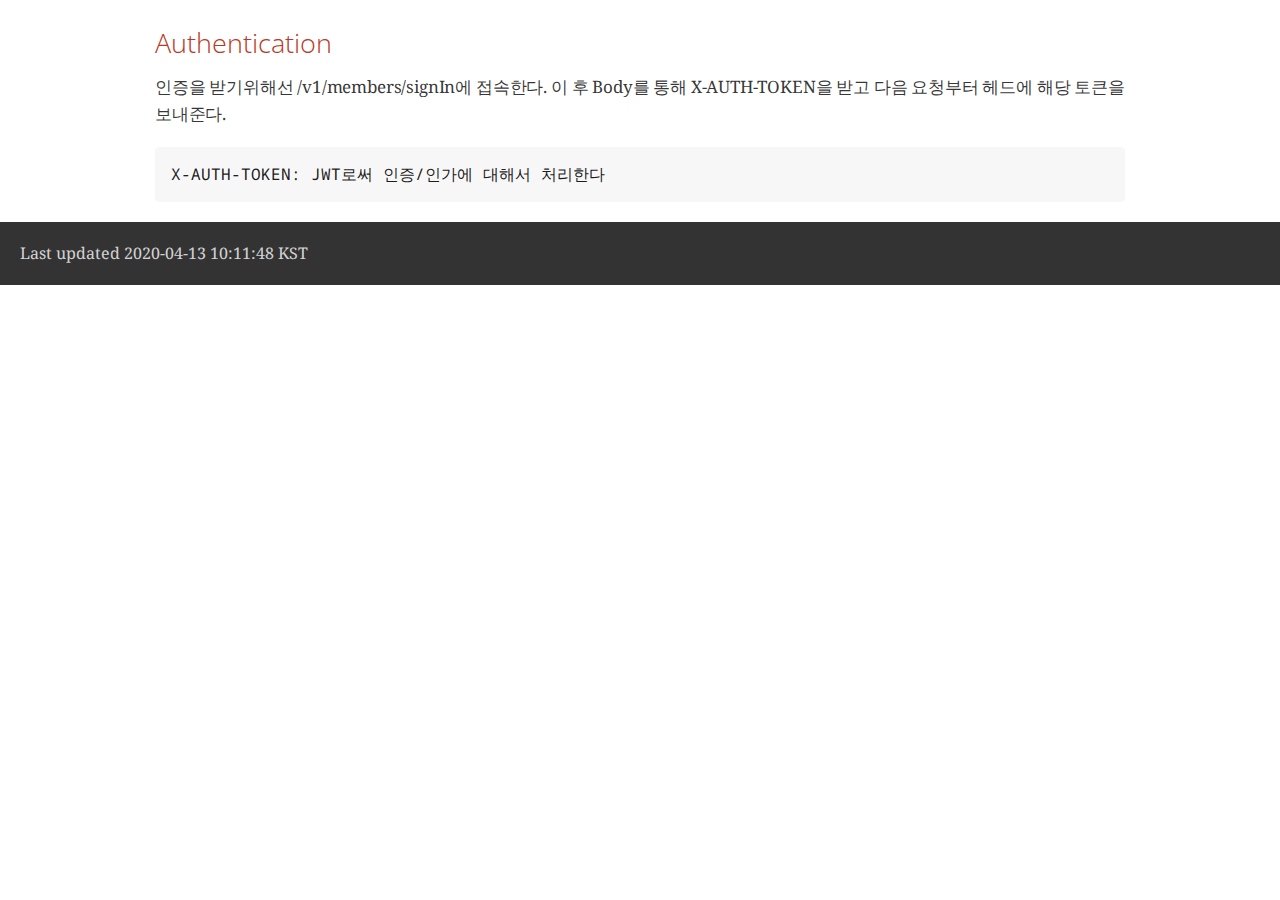
<file: src/main/resources/static/docs/overview/Authentication.html>
<!DOCTYPE html>
<html lang="en">
<head>
<meta charset="UTF-8">
<!--[if IE]><meta http-equiv="X-UA-Compatible" content="IE=edge"><![endif]-->
<meta name="viewport" content="width=device-width, initial-scale=1.0">
<meta name="generator" content="Asciidoctor 1.5.6.1">
<title>Authentication</title>
<link rel="stylesheet" href="https://fonts.googleapis.com/css?family=Open+Sans:300,300italic,400,400italic,600,600italic%7CNoto+Serif:400,400italic,700,700italic%7CDroid+Sans+Mono:400,700">
<style>
/* Asciidoctor default stylesheet | MIT License | http://asciidoctor.org */
/* Remove comment around @import statement below when using as a custom stylesheet */
/*@import "https://fonts.googleapis.com/css?family=Open+Sans:300,300italic,400,400italic,600,600italic%7CNoto+Serif:400,400italic,700,700italic%7CDroid+Sans+Mono:400,700";*/
article,aside,details,figcaption,figure,footer,header,hgroup,main,nav,section,summary{display:block}
audio,canvas,video{display:inline-block}
audio:not([controls]){display:none;height:0}
[hidden],template{display:none}
script{display:none!important}
html{font-family:sans-serif;-ms-text-size-adjust:100%;-webkit-text-size-adjust:100%}
a{background:transparent}
a:focus{outline:thin dotted}
a:active,a:hover{outline:0}
h1{font-size:2em;margin:.67em 0}
abbr[title]{border-bottom:1px dotted}
b,strong{font-weight:bold}
dfn{font-style:italic}
hr{-moz-box-sizing:content-box;box-sizing:content-box;height:0}
mark{background:#ff0;color:#000}
code,kbd,pre,samp{font-family:monospace;font-size:1em}
pre{white-space:pre-wrap}
q{quotes:"\201C" "\201D" "\2018" "\2019"}
small{font-size:80%}
sub,sup{font-size:75%;line-height:0;position:relative;vertical-align:baseline}
sup{top:-.5em}
sub{bottom:-.25em}
img{border:0}
svg:not(:root){overflow:hidden}
figure{margin:0}
fieldset{border:1px solid silver;margin:0 2px;padding:.35em .625em .75em}
legend{border:0;padding:0}
button,input,select,textarea{font-family:inherit;font-size:100%;margin:0}
button,input{line-height:normal}
button,select{text-transform:none}
button,html input[type="button"],input[type="reset"],input[type="submit"]{-webkit-appearance:button;cursor:pointer}
button[disabled],html input[disabled]{cursor:default}
input[type="checkbox"],input[type="radio"]{box-sizing:border-box;padding:0}
input[type="search"]{-webkit-appearance:textfield;-moz-box-sizing:content-box;-webkit-box-sizing:content-box;box-sizing:content-box}
input[type="search"]::-webkit-search-cancel-button,input[type="search"]::-webkit-search-decoration{-webkit-appearance:none}
button::-moz-focus-inner,input::-moz-focus-inner{border:0;padding:0}
textarea{overflow:auto;vertical-align:top}
table{border-collapse:collapse;border-spacing:0}
*,*:before,*:after{-moz-box-sizing:border-box;-webkit-box-sizing:border-box;box-sizing:border-box}
html,body{font-size:100%}
body{background:#fff;color:rgba(0,0,0,.8);padding:0;margin:0;font-family:"Noto Serif","DejaVu Serif",serif;font-weight:400;font-style:normal;line-height:1;position:relative;cursor:auto;tab-size:4;-moz-osx-font-smoothing:grayscale;-webkit-font-smoothing:antialiased}
a:hover{cursor:pointer}
img,object,embed{max-width:100%;height:auto}
object,embed{height:100%}
img{-ms-interpolation-mode:bicubic}
.left{float:left!important}
.right{float:right!important}
.text-left{text-align:left!important}
.text-right{text-align:right!important}
.text-center{text-align:center!important}
.text-justify{text-align:justify!important}
.hide{display:none}
img,object,svg{display:inline-block;vertical-align:middle}
textarea{height:auto;min-height:50px}
select{width:100%}
.center{margin-left:auto;margin-right:auto}
.spread{width:100%}
p.lead,.paragraph.lead>p,#preamble>.sectionbody>.paragraph:first-of-type p{font-size:1.21875em;line-height:1.6}
.subheader,.admonitionblock td.content>.title,.audioblock>.title,.exampleblock>.title,.imageblock>.title,.listingblock>.title,.literalblock>.title,.stemblock>.title,.openblock>.title,.paragraph>.title,.quoteblock>.title,table.tableblock>.title,.verseblock>.title,.videoblock>.title,.dlist>.title,.olist>.title,.ulist>.title,.qlist>.title,.hdlist>.title{line-height:1.45;color:#7a2518;font-weight:400;margin-top:0;margin-bottom:.25em}
div,dl,dt,dd,ul,ol,li,h1,h2,h3,#toctitle,.sidebarblock>.content>.title,h4,h5,h6,pre,form,p,blockquote,th,td{margin:0;padding:0;direction:ltr}
a{color:#2156a5;text-decoration:underline;line-height:inherit}
a:hover,a:focus{color:#1d4b8f}
a img{border:none}
p{font-family:inherit;font-weight:400;font-size:1em;line-height:1.6;margin-bottom:1.25em;text-rendering:optimizeLegibility}
p aside{font-size:.875em;line-height:1.35;font-style:italic}
h1,h2,h3,#toctitle,.sidebarblock>.content>.title,h4,h5,h6{font-family:"Open Sans","DejaVu Sans",sans-serif;font-weight:300;font-style:normal;color:#ba3925;text-rendering:optimizeLegibility;margin-top:1em;margin-bottom:.5em;line-height:1.0125em}
h1 small,h2 small,h3 small,#toctitle small,.sidebarblock>.content>.title small,h4 small,h5 small,h6 small{font-size:60%;color:#e99b8f;line-height:0}
h1{font-size:2.125em}
h2{font-size:1.6875em}
h3,#toctitle,.sidebarblock>.content>.title{font-size:1.375em}
h4,h5{font-size:1.125em}
h6{font-size:1em}
hr{border:solid #ddddd8;border-width:1px 0 0;clear:both;margin:1.25em 0 1.1875em;height:0}
em,i{font-style:italic;line-height:inherit}
strong,b{font-weight:bold;line-height:inherit}
small{font-size:60%;line-height:inherit}
code{font-family:"Droid Sans Mono","DejaVu Sans Mono",monospace;font-weight:400;color:rgba(0,0,0,.9)}
ul,ol,dl{font-size:1em;line-height:1.6;margin-bottom:1.25em;list-style-position:outside;font-family:inherit}
ul,ol{margin-left:1.5em}
ul li ul,ul li ol{margin-left:1.25em;margin-bottom:0;font-size:1em}
ul.square li ul,ul.circle li ul,ul.disc li ul{list-style:inherit}
ul.square{list-style-type:square}
ul.circle{list-style-type:circle}
ul.disc{list-style-type:disc}
ol li ul,ol li ol{margin-left:1.25em;margin-bottom:0}
dl dt{margin-bottom:.3125em;font-weight:bold}
dl dd{margin-bottom:1.25em}
abbr,acronym{text-transform:uppercase;font-size:90%;color:rgba(0,0,0,.8);border-bottom:1px dotted #ddd;cursor:help}
abbr{text-transform:none}
blockquote{margin:0 0 1.25em;padding:.5625em 1.25em 0 1.1875em;border-left:1px solid #ddd}
blockquote cite{display:block;font-size:.9375em;color:rgba(0,0,0,.6)}
blockquote cite:before{content:"\2014 \0020"}
blockquote cite a,blockquote cite a:visited{color:rgba(0,0,0,.6)}
blockquote,blockquote p{line-height:1.6;color:rgba(0,0,0,.85)}
@media only screen and (min-width:768px){h1,h2,h3,#toctitle,.sidebarblock>.content>.title,h4,h5,h6{line-height:1.2}
h1{font-size:2.75em}
h2{font-size:2.3125em}
h3,#toctitle,.sidebarblock>.content>.title{font-size:1.6875em}
h4{font-size:1.4375em}}
table{background:#fff;margin-bottom:1.25em;border:solid 1px #dedede}
table thead,table tfoot{background:#f7f8f7;font-weight:bold}
table thead tr th,table thead tr td,table tfoot tr th,table tfoot tr td{padding:.5em .625em .625em;font-size:inherit;color:rgba(0,0,0,.8);text-align:left}
table tr th,table tr td{padding:.5625em .625em;font-size:inherit;color:rgba(0,0,0,.8)}
table tr.even,table tr.alt,table tr:nth-of-type(even){background:#f8f8f7}
table thead tr th,table tfoot tr th,table tbody tr td,table tr td,table tfoot tr td{display:table-cell;line-height:1.6}
h1,h2,h3,#toctitle,.sidebarblock>.content>.title,h4,h5,h6{line-height:1.2;word-spacing:-.05em}
h1 strong,h2 strong,h3 strong,#toctitle strong,.sidebarblock>.content>.title strong,h4 strong,h5 strong,h6 strong{font-weight:400}
.clearfix:before,.clearfix:after,.float-group:before,.float-group:after{content:" ";display:table}
.clearfix:after,.float-group:after{clear:both}
*:not(pre)>code{font-size:.9375em;font-style:normal!important;letter-spacing:0;padding:.1em .5ex;word-spacing:-.15em;background-color:#f7f7f8;-webkit-border-radius:4px;border-radius:4px;line-height:1.45;text-rendering:optimizeSpeed;word-wrap:break-word}
*:not(pre)>code.nobreak{word-wrap:normal}
*:not(pre)>code.nowrap{white-space:nowrap}
pre,pre>code{line-height:1.45;color:rgba(0,0,0,.9);font-family:"Droid Sans Mono","DejaVu Sans Mono",monospace;font-weight:400;text-rendering:optimizeSpeed}
em em{font-style:normal}
strong strong{font-weight:400}
.keyseq{color:rgba(51,51,51,.8)}
kbd{font-family:"Droid Sans Mono","DejaVu Sans Mono",monospace;display:inline-block;color:rgba(0,0,0,.8);font-size:.65em;line-height:1.45;background-color:#f7f7f7;border:1px solid #ccc;-webkit-border-radius:3px;border-radius:3px;-webkit-box-shadow:0 1px 0 rgba(0,0,0,.2),0 0 0 .1em white inset;box-shadow:0 1px 0 rgba(0,0,0,.2),0 0 0 .1em #fff inset;margin:0 .15em;padding:.2em .5em;vertical-align:middle;position:relative;top:-.1em;white-space:nowrap}
.keyseq kbd:first-child{margin-left:0}
.keyseq kbd:last-child{margin-right:0}
.menuseq,.menuref{color:#000}
.menuseq b:not(.caret),.menuref{font-weight:inherit}
.menuseq{word-spacing:-.02em}
.menuseq b.caret{font-size:1.25em;line-height:.8}
.menuseq i.caret{font-weight:bold;text-align:center;width:.45em}
b.button:before,b.button:after{position:relative;top:-1px;font-weight:400}
b.button:before{content:"[";padding:0 3px 0 2px}
b.button:after{content:"]";padding:0 2px 0 3px}
p a>code:hover{color:rgba(0,0,0,.9)}
#header,#content,#footnotes,#footer{width:100%;margin-left:auto;margin-right:auto;margin-top:0;margin-bottom:0;max-width:62.5em;*zoom:1;position:relative;padding-left:.9375em;padding-right:.9375em}
#header:before,#header:after,#content:before,#content:after,#footnotes:before,#footnotes:after,#footer:before,#footer:after{content:" ";display:table}
#header:after,#content:after,#footnotes:after,#footer:after{clear:both}
#content{margin-top:1.25em}
#content:before{content:none}
#header>h1:first-child{color:rgba(0,0,0,.85);margin-top:2.25rem;margin-bottom:0}
#header>h1:first-child+#toc{margin-top:8px;border-top:1px solid #ddddd8}
#header>h1:only-child,body.toc2 #header>h1:nth-last-child(2){border-bottom:1px solid #ddddd8;padding-bottom:8px}
#header .details{border-bottom:1px solid #ddddd8;line-height:1.45;padding-top:.25em;padding-bottom:.25em;padding-left:.25em;color:rgba(0,0,0,.6);display:-ms-flexbox;display:-webkit-flex;display:flex;-ms-flex-flow:row wrap;-webkit-flex-flow:row wrap;flex-flow:row wrap}
#header .details span:first-child{margin-left:-.125em}
#header .details span.email a{color:rgba(0,0,0,.85)}
#header .details br{display:none}
#header .details br+span:before{content:"\00a0\2013\00a0"}
#header .details br+span.author:before{content:"\00a0\22c5\00a0";color:rgba(0,0,0,.85)}
#header .details br+span#revremark:before{content:"\00a0|\00a0"}
#header #revnumber{text-transform:capitalize}
#header #revnumber:after{content:"\00a0"}
#content>h1:first-child:not([class]){color:rgba(0,0,0,.85);border-bottom:1px solid #ddddd8;padding-bottom:8px;margin-top:0;padding-top:1rem;margin-bottom:1.25rem}
#toc{border-bottom:1px solid #efefed;padding-bottom:.5em}
#toc>ul{margin-left:.125em}
#toc ul.sectlevel0>li>a{font-style:italic}
#toc ul.sectlevel0 ul.sectlevel1{margin:.5em 0}
#toc ul{font-family:"Open Sans","DejaVu Sans",sans-serif;list-style-type:none}
#toc li{line-height:1.3334;margin-top:.3334em}
#toc a{text-decoration:none}
#toc a:active{text-decoration:underline}
#toctitle{color:#7a2518;font-size:1.2em}
@media only screen and (min-width:768px){#toctitle{font-size:1.375em}
body.toc2{padding-left:15em;padding-right:0}
#toc.toc2{margin-top:0!important;background-color:#f8f8f7;position:fixed;width:15em;left:0;top:0;border-right:1px solid #efefed;border-top-width:0!important;border-bottom-width:0!important;z-index:1000;padding:1.25em 1em;height:100%;overflow:auto}
#toc.toc2 #toctitle{margin-top:0;margin-bottom:.8rem;font-size:1.2em}
#toc.toc2>ul{font-size:.9em;margin-bottom:0}
#toc.toc2 ul ul{margin-left:0;padding-left:1em}
#toc.toc2 ul.sectlevel0 ul.sectlevel1{padding-left:0;margin-top:.5em;margin-bottom:.5em}
body.toc2.toc-right{padding-left:0;padding-right:15em}
body.toc2.toc-right #toc.toc2{border-right-width:0;border-left:1px solid #efefed;left:auto;right:0}}
@media only screen and (min-width:1280px){body.toc2{padding-left:20em;padding-right:0}
#toc.toc2{width:20em}
#toc.toc2 #toctitle{font-size:1.375em}
#toc.toc2>ul{font-size:.95em}
#toc.toc2 ul ul{padding-left:1.25em}
body.toc2.toc-right{padding-left:0;padding-right:20em}}
#content #toc{border-style:solid;border-width:1px;border-color:#e0e0dc;margin-bottom:1.25em;padding:1.25em;background:#f8f8f7;-webkit-border-radius:4px;border-radius:4px}
#content #toc>:first-child{margin-top:0}
#content #toc>:last-child{margin-bottom:0}
#footer{max-width:100%;background-color:rgba(0,0,0,.8);padding:1.25em}
#footer-text{color:rgba(255,255,255,.8);line-height:1.44}
.sect1{padding-bottom:.625em}
@media only screen and (min-width:768px){.sect1{padding-bottom:1.25em}}
.sect1+.sect1{border-top:1px solid #efefed}
#content h1>a.anchor,h2>a.anchor,h3>a.anchor,#toctitle>a.anchor,.sidebarblock>.content>.title>a.anchor,h4>a.anchor,h5>a.anchor,h6>a.anchor{position:absolute;z-index:1001;width:1.5ex;margin-left:-1.5ex;display:block;text-decoration:none!important;visibility:hidden;text-align:center;font-weight:400}
#content h1>a.anchor:before,h2>a.anchor:before,h3>a.anchor:before,#toctitle>a.anchor:before,.sidebarblock>.content>.title>a.anchor:before,h4>a.anchor:before,h5>a.anchor:before,h6>a.anchor:before{content:"\00A7";font-size:.85em;display:block;padding-top:.1em}
#content h1:hover>a.anchor,#content h1>a.anchor:hover,h2:hover>a.anchor,h2>a.anchor:hover,h3:hover>a.anchor,#toctitle:hover>a.anchor,.sidebarblock>.content>.title:hover>a.anchor,h3>a.anchor:hover,#toctitle>a.anchor:hover,.sidebarblock>.content>.title>a.anchor:hover,h4:hover>a.anchor,h4>a.anchor:hover,h5:hover>a.anchor,h5>a.anchor:hover,h6:hover>a.anchor,h6>a.anchor:hover{visibility:visible}
#content h1>a.link,h2>a.link,h3>a.link,#toctitle>a.link,.sidebarblock>.content>.title>a.link,h4>a.link,h5>a.link,h6>a.link{color:#ba3925;text-decoration:none}
#content h1>a.link:hover,h2>a.link:hover,h3>a.link:hover,#toctitle>a.link:hover,.sidebarblock>.content>.title>a.link:hover,h4>a.link:hover,h5>a.link:hover,h6>a.link:hover{color:#a53221}
.audioblock,.imageblock,.literalblock,.listingblock,.stemblock,.videoblock{margin-bottom:1.25em}
.admonitionblock td.content>.title,.audioblock>.title,.exampleblock>.title,.imageblock>.title,.listingblock>.title,.literalblock>.title,.stemblock>.title,.openblock>.title,.paragraph>.title,.quoteblock>.title,table.tableblock>.title,.verseblock>.title,.videoblock>.title,.dlist>.title,.olist>.title,.ulist>.title,.qlist>.title,.hdlist>.title{text-rendering:optimizeLegibility;text-align:left;font-family:"Noto Serif","DejaVu Serif",serif;font-size:1rem;font-style:italic}
table.tableblock>caption.title{white-space:nowrap;overflow:visible;max-width:0}
.paragraph.lead>p,#preamble>.sectionbody>.paragraph:first-of-type p{color:rgba(0,0,0,.85)}
table.tableblock #preamble>.sectionbody>.paragraph:first-of-type p{font-size:inherit}
.admonitionblock>table{border-collapse:separate;border:0;background:none;width:100%}
.admonitionblock>table td.icon{text-align:center;width:80px}
.admonitionblock>table td.icon img{max-width:initial}
.admonitionblock>table td.icon .title{font-weight:bold;font-family:"Open Sans","DejaVu Sans",sans-serif;text-transform:uppercase}
.admonitionblock>table td.content{padding-left:1.125em;padding-right:1.25em;border-left:1px solid #ddddd8;color:rgba(0,0,0,.6)}
.admonitionblock>table td.content>:last-child>:last-child{margin-bottom:0}
.exampleblock>.content{border-style:solid;border-width:1px;border-color:#e6e6e6;margin-bottom:1.25em;padding:1.25em;background:#fff;-webkit-border-radius:4px;border-radius:4px}
.exampleblock>.content>:first-child{margin-top:0}
.exampleblock>.content>:last-child{margin-bottom:0}
.sidebarblock{border-style:solid;border-width:1px;border-color:#e0e0dc;margin-bottom:1.25em;padding:1.25em;background:#f8f8f7;-webkit-border-radius:4px;border-radius:4px}
.sidebarblock>:first-child{margin-top:0}
.sidebarblock>:last-child{margin-bottom:0}
.sidebarblock>.content>.title{color:#7a2518;margin-top:0;text-align:center}
.exampleblock>.content>:last-child>:last-child,.exampleblock>.content .olist>ol>li:last-child>:last-child,.exampleblock>.content .ulist>ul>li:last-child>:last-child,.exampleblock>.content .qlist>ol>li:last-child>:last-child,.sidebarblock>.content>:last-child>:last-child,.sidebarblock>.content .olist>ol>li:last-child>:last-child,.sidebarblock>.content .ulist>ul>li:last-child>:last-child,.sidebarblock>.content .qlist>ol>li:last-child>:last-child{margin-bottom:0}
.literalblock pre,.listingblock pre:not(.highlight),.listingblock pre[class="highlight"],.listingblock pre[class^="highlight "],.listingblock pre.CodeRay,.listingblock pre.prettyprint{background:#f7f7f8}
.sidebarblock .literalblock pre,.sidebarblock .listingblock pre:not(.highlight),.sidebarblock .listingblock pre[class="highlight"],.sidebarblock .listingblock pre[class^="highlight "],.sidebarblock .listingblock pre.CodeRay,.sidebarblock .listingblock pre.prettyprint{background:#f2f1f1}
.literalblock pre,.literalblock pre[class],.listingblock pre,.listingblock pre[class]{-webkit-border-radius:4px;border-radius:4px;word-wrap:break-word;padding:1em;font-size:.8125em}
.literalblock pre.nowrap,.literalblock pre[class].nowrap,.listingblock pre.nowrap,.listingblock pre[class].nowrap{overflow-x:auto;white-space:pre;word-wrap:normal}
@media only screen and (min-width:768px){.literalblock pre,.literalblock pre[class],.listingblock pre,.listingblock pre[class]{font-size:.90625em}}
@media only screen and (min-width:1280px){.literalblock pre,.literalblock pre[class],.listingblock pre,.listingblock pre[class]{font-size:1em}}
.literalblock.output pre{color:#f7f7f8;background-color:rgba(0,0,0,.9)}
.listingblock pre.highlightjs{padding:0}
.listingblock pre.highlightjs>code{padding:1em;-webkit-border-radius:4px;border-radius:4px}
.listingblock pre.prettyprint{border-width:0}
.listingblock>.content{position:relative}
.listingblock code[data-lang]:before{display:none;content:attr(data-lang);position:absolute;font-size:.75em;top:.425rem;right:.5rem;line-height:1;text-transform:uppercase;color:#999}
.listingblock:hover code[data-lang]:before{display:block}
.listingblock.terminal pre .command:before{content:attr(data-prompt);padding-right:.5em;color:#999}
.listingblock.terminal pre .command:not([data-prompt]):before{content:"$"}
table.pyhltable{border-collapse:separate;border:0;margin-bottom:0;background:none}
table.pyhltable td{vertical-align:top;padding-top:0;padding-bottom:0;line-height:1.45}
table.pyhltable td.code{padding-left:.75em;padding-right:0}
pre.pygments .lineno,table.pyhltable td:not(.code){color:#999;padding-left:0;padding-right:.5em;border-right:1px solid #ddddd8}
pre.pygments .lineno{display:inline-block;margin-right:.25em}
table.pyhltable .linenodiv{background:none!important;padding-right:0!important}
.quoteblock{margin:0 1em 1.25em 1.5em;display:table}
.quoteblock>.title{margin-left:-1.5em;margin-bottom:.75em}
.quoteblock blockquote,.quoteblock blockquote p{color:rgba(0,0,0,.85);font-size:1.15rem;line-height:1.75;word-spacing:.1em;letter-spacing:0;font-style:italic;text-align:justify}
.quoteblock blockquote{margin:0;padding:0;border:0}
.quoteblock blockquote:before{content:"\201c";float:left;font-size:2.75em;font-weight:bold;line-height:.6em;margin-left:-.6em;color:#7a2518;text-shadow:0 1px 2px rgba(0,0,0,.1)}
.quoteblock blockquote>.paragraph:last-child p{margin-bottom:0}
.quoteblock .attribution{margin-top:.5em;margin-right:.5ex;text-align:right}
.quoteblock .quoteblock{margin-left:0;margin-right:0;padding:.5em 0;border-left:3px solid rgba(0,0,0,.6)}
.quoteblock .quoteblock blockquote{padding:0 0 0 .75em}
.quoteblock .quoteblock blockquote:before{display:none}
.verseblock{margin:0 1em 1.25em 1em}
.verseblock pre{font-family:"Open Sans","DejaVu Sans",sans;font-size:1.15rem;color:rgba(0,0,0,.85);font-weight:300;text-rendering:optimizeLegibility}
.verseblock pre strong{font-weight:400}
.verseblock .attribution{margin-top:1.25rem;margin-left:.5ex}
.quoteblock .attribution,.verseblock .attribution{font-size:.9375em;line-height:1.45;font-style:italic}
.quoteblock .attribution br,.verseblock .attribution br{display:none}
.quoteblock .attribution cite,.verseblock .attribution cite{display:block;letter-spacing:-.025em;color:rgba(0,0,0,.6)}
.quoteblock.abstract{margin:0 0 1.25em 0;display:block}
.quoteblock.abstract blockquote,.quoteblock.abstract blockquote p{text-align:left;word-spacing:0}
.quoteblock.abstract blockquote:before,.quoteblock.abstract blockquote p:first-of-type:before{display:none}
table.tableblock{max-width:100%;border-collapse:separate}
table.tableblock td>.paragraph:last-child p>p:last-child,table.tableblock th>p:last-child,table.tableblock td>p:last-child{margin-bottom:0}
table.tableblock,th.tableblock,td.tableblock{border:0 solid #dedede}
table.grid-all>thead>tr>.tableblock,table.grid-all>tbody>tr>.tableblock{border-width:0 1px 1px 0}
table.grid-all>tfoot>tr>.tableblock{border-width:1px 1px 0 0}
table.grid-cols>*>tr>.tableblock{border-width:0 1px 0 0}
table.grid-rows>thead>tr>.tableblock,table.grid-rows>tbody>tr>.tableblock{border-width:0 0 1px 0}
table.grid-rows>tfoot>tr>.tableblock{border-width:1px 0 0 0}
table.grid-all>*>tr>.tableblock:last-child,table.grid-cols>*>tr>.tableblock:last-child{border-right-width:0}
table.grid-all>tbody>tr:last-child>.tableblock,table.grid-all>thead:last-child>tr>.tableblock,table.grid-rows>tbody>tr:last-child>.tableblock,table.grid-rows>thead:last-child>tr>.tableblock{border-bottom-width:0}
table.frame-all{border-width:1px}
table.frame-sides{border-width:0 1px}
table.frame-topbot{border-width:1px 0}
th.halign-left,td.halign-left{text-align:left}
th.halign-right,td.halign-right{text-align:right}
th.halign-center,td.halign-center{text-align:center}
th.valign-top,td.valign-top{vertical-align:top}
th.valign-bottom,td.valign-bottom{vertical-align:bottom}
th.valign-middle,td.valign-middle{vertical-align:middle}
table thead th,table tfoot th{font-weight:bold}
tbody tr th{display:table-cell;line-height:1.6;background:#f7f8f7}
tbody tr th,tbody tr th p,tfoot tr th,tfoot tr th p{color:rgba(0,0,0,.8);font-weight:bold}
p.tableblock>code:only-child{background:none;padding:0}
p.tableblock{font-size:1em}
td>div.verse{white-space:pre}
ol{margin-left:1.75em}
ul li ol{margin-left:1.5em}
dl dd{margin-left:1.125em}
dl dd:last-child,dl dd:last-child>:last-child{margin-bottom:0}
ol>li p,ul>li p,ul dd,ol dd,.olist .olist,.ulist .ulist,.ulist .olist,.olist .ulist{margin-bottom:.625em}
ul.checklist,ul.none,ol.none,ul.no-bullet,ol.no-bullet,ol.unnumbered,ul.unstyled,ol.unstyled{list-style-type:none}
ul.no-bullet,ol.no-bullet,ol.unnumbered{margin-left:.625em}
ul.unstyled,ol.unstyled{margin-left:0}
ul.checklist{margin-left:.625em}
ul.checklist li>p:first-child>.fa-square-o:first-child,ul.checklist li>p:first-child>.fa-check-square-o:first-child{width:1.25em;font-size:.8em;position:relative;bottom:.125em}
ul.checklist li>p:first-child>input[type="checkbox"]:first-child{margin-right:.25em}
ul.inline{margin:0 auto .625em auto;margin-left:-1.375em;margin-right:0;padding:0;list-style:none;overflow:hidden}
ul.inline>li{list-style:none;float:left;margin-left:1.375em;display:block}
ul.inline>li>*{display:block}
.unstyled dl dt{font-weight:400;font-style:normal}
ol.arabic{list-style-type:decimal}
ol.decimal{list-style-type:decimal-leading-zero}
ol.loweralpha{list-style-type:lower-alpha}
ol.upperalpha{list-style-type:upper-alpha}
ol.lowerroman{list-style-type:lower-roman}
ol.upperroman{list-style-type:upper-roman}
ol.lowergreek{list-style-type:lower-greek}
.hdlist>table,.colist>table{border:0;background:none}
.hdlist>table>tbody>tr,.colist>table>tbody>tr{background:none}
td.hdlist1,td.hdlist2{vertical-align:top;padding:0 .625em}
td.hdlist1{font-weight:bold;padding-bottom:1.25em}
.literalblock+.colist,.listingblock+.colist{margin-top:-.5em}
.colist>table tr>td:first-of-type{padding:.4em .75em 0 .75em;line-height:1;vertical-align:top}
.colist>table tr>td:first-of-type img{max-width:initial}
.colist>table tr>td:last-of-type{padding:.25em 0}
.thumb,.th{line-height:0;display:inline-block;border:solid 4px #fff;-webkit-box-shadow:0 0 0 1px #ddd;box-shadow:0 0 0 1px #ddd}
.imageblock.left,.imageblock[style*="float: left"]{margin:.25em .625em 1.25em 0}
.imageblock.right,.imageblock[style*="float: right"]{margin:.25em 0 1.25em .625em}
.imageblock>.title{margin-bottom:0}
.imageblock.thumb,.imageblock.th{border-width:6px}
.imageblock.thumb>.title,.imageblock.th>.title{padding:0 .125em}
.image.left,.image.right{margin-top:.25em;margin-bottom:.25em;display:inline-block;line-height:0}
.image.left{margin-right:.625em}
.image.right{margin-left:.625em}
a.image{text-decoration:none;display:inline-block}
a.image object{pointer-events:none}
sup.footnote,sup.footnoteref{font-size:.875em;position:static;vertical-align:super}
sup.footnote a,sup.footnoteref a{text-decoration:none}
sup.footnote a:active,sup.footnoteref a:active{text-decoration:underline}
#footnotes{padding-top:.75em;padding-bottom:.75em;margin-bottom:.625em}
#footnotes hr{width:20%;min-width:6.25em;margin:-.25em 0 .75em 0;border-width:1px 0 0 0}
#footnotes .footnote{padding:0 .375em 0 .225em;line-height:1.3334;font-size:.875em;margin-left:1.2em;text-indent:-1.05em;margin-bottom:.2em}
#footnotes .footnote a:first-of-type{font-weight:bold;text-decoration:none}
#footnotes .footnote:last-of-type{margin-bottom:0}
#content #footnotes{margin-top:-.625em;margin-bottom:0;padding:.75em 0}
.gist .file-data>table{border:0;background:#fff;width:100%;margin-bottom:0}
.gist .file-data>table td.line-data{width:99%}
div.unbreakable{page-break-inside:avoid}
.big{font-size:larger}
.small{font-size:smaller}
.underline{text-decoration:underline}
.overline{text-decoration:overline}
.line-through{text-decoration:line-through}
.aqua{color:#00bfbf}
.aqua-background{background-color:#00fafa}
.black{color:#000}
.black-background{background-color:#000}
.blue{color:#0000bf}
.blue-background{background-color:#0000fa}
.fuchsia{color:#bf00bf}
.fuchsia-background{background-color:#fa00fa}
.gray{color:#606060}
.gray-background{background-color:#7d7d7d}
.green{color:#006000}
.green-background{background-color:#007d00}
.lime{color:#00bf00}
.lime-background{background-color:#00fa00}
.maroon{color:#600000}
.maroon-background{background-color:#7d0000}
.navy{color:#000060}
.navy-background{background-color:#00007d}
.olive{color:#606000}
.olive-background{background-color:#7d7d00}
.purple{color:#600060}
.purple-background{background-color:#7d007d}
.red{color:#bf0000}
.red-background{background-color:#fa0000}
.silver{color:#909090}
.silver-background{background-color:#bcbcbc}
.teal{color:#006060}
.teal-background{background-color:#007d7d}
.white{color:#bfbfbf}
.white-background{background-color:#fafafa}
.yellow{color:#bfbf00}
.yellow-background{background-color:#fafa00}
span.icon>.fa{cursor:default}
a span.icon>.fa{cursor:inherit}
.admonitionblock td.icon [class^="fa icon-"]{font-size:2.5em;text-shadow:1px 1px 2px rgba(0,0,0,.5);cursor:default}
.admonitionblock td.icon .icon-note:before{content:"\f05a";color:#19407c}
.admonitionblock td.icon .icon-tip:before{content:"\f0eb";text-shadow:1px 1px 2px rgba(155,155,0,.8);color:#111}
.admonitionblock td.icon .icon-warning:before{content:"\f071";color:#bf6900}
.admonitionblock td.icon .icon-caution:before{content:"\f06d";color:#bf3400}
.admonitionblock td.icon .icon-important:before{content:"\f06a";color:#bf0000}
.conum[data-value]{display:inline-block;color:#fff!important;background-color:rgba(0,0,0,.8);-webkit-border-radius:100px;border-radius:100px;text-align:center;font-size:.75em;width:1.67em;height:1.67em;line-height:1.67em;font-family:"Open Sans","DejaVu Sans",sans-serif;font-style:normal;font-weight:bold}
.conum[data-value] *{color:#fff!important}
.conum[data-value]+b{display:none}
.conum[data-value]:after{content:attr(data-value)}
pre .conum[data-value]{position:relative;top:-.125em}
b.conum *{color:inherit!important}
.conum:not([data-value]):empty{display:none}
dt,th.tableblock,td.content,div.footnote{text-rendering:optimizeLegibility}
h1,h2,p,td.content,span.alt{letter-spacing:-.01em}
p strong,td.content strong,div.footnote strong{letter-spacing:-.005em}
p,blockquote,dt,td.content,span.alt{font-size:1.0625rem}
p{margin-bottom:1.25rem}
.sidebarblock p,.sidebarblock dt,.sidebarblock td.content,p.tableblock{font-size:1em}
.exampleblock>.content{background-color:#fffef7;border-color:#e0e0dc;-webkit-box-shadow:0 1px 4px #e0e0dc;box-shadow:0 1px 4px #e0e0dc}
.print-only{display:none!important}
@media print{@page{margin:1.25cm .75cm}
*{-webkit-box-shadow:none!important;box-shadow:none!important;text-shadow:none!important}
a{color:inherit!important;text-decoration:underline!important}
a.bare,a[href^="#"],a[href^="mailto:"]{text-decoration:none!important}
a[href^="http:"]:not(.bare):after,a[href^="https:"]:not(.bare):after{content:"(" attr(href) ")";display:inline-block;font-size:.875em;padding-left:.25em}
abbr[title]:after{content:" (" attr(title) ")"}
pre,blockquote,tr,img,object,svg{page-break-inside:avoid}
thead{display:table-header-group}
svg{max-width:100%}
p,blockquote,dt,td.content{font-size:1em;orphans:3;widows:3}
h2,h3,#toctitle,.sidebarblock>.content>.title{page-break-after:avoid}
#toc,.sidebarblock,.exampleblock>.content{background:none!important}
#toc{border-bottom:1px solid #ddddd8!important;padding-bottom:0!important}
.sect1{padding-bottom:0!important}
.sect1+.sect1{border:0!important}
#header>h1:first-child{margin-top:1.25rem}
body.book #header{text-align:center}
body.book #header>h1:first-child{border:0!important;margin:2.5em 0 1em 0}
body.book #header .details{border:0!important;display:block;padding:0!important}
body.book #header .details span:first-child{margin-left:0!important}
body.book #header .details br{display:block}
body.book #header .details br+span:before{content:none!important}
body.book #toc{border:0!important;text-align:left!important;padding:0!important;margin:0!important}
body.book #toc,body.book #preamble,body.book h1.sect0,body.book .sect1>h2{page-break-before:always}
.listingblock code[data-lang]:before{display:block}
#footer{background:none!important;padding:0 .9375em}
#footer-text{color:rgba(0,0,0,.6)!important;font-size:.9em}
.hide-on-print{display:none!important}
.print-only{display:block!important}
.hide-for-print{display:none!important}
.show-for-print{display:inherit!important}}
</style>
</head>
<body class="article">
<div id="header">
</div>
<div id="content">
<div class="sect2">
<h3 id="authentication">Authentication</h3>
<div class="paragraph">
<p>인증을 받기위해선 /v1/members/signIn에 접속한다. 이 후 Body를 통해 X-AUTH-TOKEN을 받고 다음 요청부터 헤드에 해당 토큰을 보내준다.</p>
</div>
<div class="listingblock">
<div class="content">
<pre>X-AUTH-TOKEN: JWT로써 인증/인가에 대해서 처리한다</pre>
</div>
</div>
</div>
</div>
<div id="footer">
<div id="footer-text">
Last updated 2020-04-13 10:11:48 KST
</div>
</div>
</body>
</html>
</file>
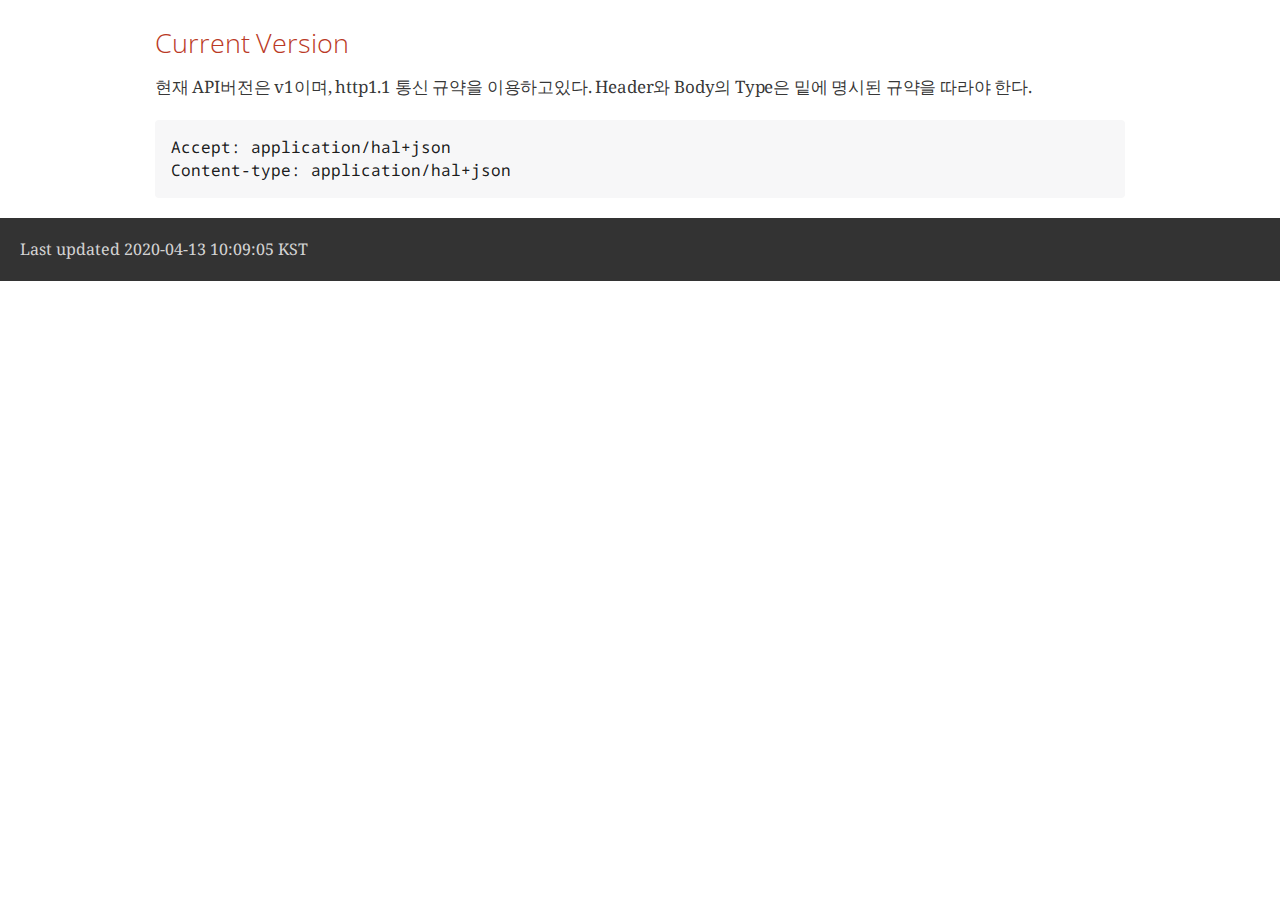
<file: src/main/resources/static/docs/overview/CurrentVersion.html>
<!DOCTYPE html>
<html lang="en">
<head>
<meta charset="UTF-8">
<!--[if IE]><meta http-equiv="X-UA-Compatible" content="IE=edge"><![endif]-->
<meta name="viewport" content="width=device-width, initial-scale=1.0">
<meta name="generator" content="Asciidoctor 1.5.6.1">
<title>Current Version</title>
<link rel="stylesheet" href="https://fonts.googleapis.com/css?family=Open+Sans:300,300italic,400,400italic,600,600italic%7CNoto+Serif:400,400italic,700,700italic%7CDroid+Sans+Mono:400,700">
<style>
/* Asciidoctor default stylesheet | MIT License | http://asciidoctor.org */
/* Remove comment around @import statement below when using as a custom stylesheet */
/*@import "https://fonts.googleapis.com/css?family=Open+Sans:300,300italic,400,400italic,600,600italic%7CNoto+Serif:400,400italic,700,700italic%7CDroid+Sans+Mono:400,700";*/
article,aside,details,figcaption,figure,footer,header,hgroup,main,nav,section,summary{display:block}
audio,canvas,video{display:inline-block}
audio:not([controls]){display:none;height:0}
[hidden],template{display:none}
script{display:none!important}
html{font-family:sans-serif;-ms-text-size-adjust:100%;-webkit-text-size-adjust:100%}
a{background:transparent}
a:focus{outline:thin dotted}
a:active,a:hover{outline:0}
h1{font-size:2em;margin:.67em 0}
abbr[title]{border-bottom:1px dotted}
b,strong{font-weight:bold}
dfn{font-style:italic}
hr{-moz-box-sizing:content-box;box-sizing:content-box;height:0}
mark{background:#ff0;color:#000}
code,kbd,pre,samp{font-family:monospace;font-size:1em}
pre{white-space:pre-wrap}
q{quotes:"\201C" "\201D" "\2018" "\2019"}
small{font-size:80%}
sub,sup{font-size:75%;line-height:0;position:relative;vertical-align:baseline}
sup{top:-.5em}
sub{bottom:-.25em}
img{border:0}
svg:not(:root){overflow:hidden}
figure{margin:0}
fieldset{border:1px solid silver;margin:0 2px;padding:.35em .625em .75em}
legend{border:0;padding:0}
button,input,select,textarea{font-family:inherit;font-size:100%;margin:0}
button,input{line-height:normal}
button,select{text-transform:none}
button,html input[type="button"],input[type="reset"],input[type="submit"]{-webkit-appearance:button;cursor:pointer}
button[disabled],html input[disabled]{cursor:default}
input[type="checkbox"],input[type="radio"]{box-sizing:border-box;padding:0}
input[type="search"]{-webkit-appearance:textfield;-moz-box-sizing:content-box;-webkit-box-sizing:content-box;box-sizing:content-box}
input[type="search"]::-webkit-search-cancel-button,input[type="search"]::-webkit-search-decoration{-webkit-appearance:none}
button::-moz-focus-inner,input::-moz-focus-inner{border:0;padding:0}
textarea{overflow:auto;vertical-align:top}
table{border-collapse:collapse;border-spacing:0}
*,*:before,*:after{-moz-box-sizing:border-box;-webkit-box-sizing:border-box;box-sizing:border-box}
html,body{font-size:100%}
body{background:#fff;color:rgba(0,0,0,.8);padding:0;margin:0;font-family:"Noto Serif","DejaVu Serif",serif;font-weight:400;font-style:normal;line-height:1;position:relative;cursor:auto;tab-size:4;-moz-osx-font-smoothing:grayscale;-webkit-font-smoothing:antialiased}
a:hover{cursor:pointer}
img,object,embed{max-width:100%;height:auto}
object,embed{height:100%}
img{-ms-interpolation-mode:bicubic}
.left{float:left!important}
.right{float:right!important}
.text-left{text-align:left!important}
.text-right{text-align:right!important}
.text-center{text-align:center!important}
.text-justify{text-align:justify!important}
.hide{display:none}
img,object,svg{display:inline-block;vertical-align:middle}
textarea{height:auto;min-height:50px}
select{width:100%}
.center{margin-left:auto;margin-right:auto}
.spread{width:100%}
p.lead,.paragraph.lead>p,#preamble>.sectionbody>.paragraph:first-of-type p{font-size:1.21875em;line-height:1.6}
.subheader,.admonitionblock td.content>.title,.audioblock>.title,.exampleblock>.title,.imageblock>.title,.listingblock>.title,.literalblock>.title,.stemblock>.title,.openblock>.title,.paragraph>.title,.quoteblock>.title,table.tableblock>.title,.verseblock>.title,.videoblock>.title,.dlist>.title,.olist>.title,.ulist>.title,.qlist>.title,.hdlist>.title{line-height:1.45;color:#7a2518;font-weight:400;margin-top:0;margin-bottom:.25em}
div,dl,dt,dd,ul,ol,li,h1,h2,h3,#toctitle,.sidebarblock>.content>.title,h4,h5,h6,pre,form,p,blockquote,th,td{margin:0;padding:0;direction:ltr}
a{color:#2156a5;text-decoration:underline;line-height:inherit}
a:hover,a:focus{color:#1d4b8f}
a img{border:none}
p{font-family:inherit;font-weight:400;font-size:1em;line-height:1.6;margin-bottom:1.25em;text-rendering:optimizeLegibility}
p aside{font-size:.875em;line-height:1.35;font-style:italic}
h1,h2,h3,#toctitle,.sidebarblock>.content>.title,h4,h5,h6{font-family:"Open Sans","DejaVu Sans",sans-serif;font-weight:300;font-style:normal;color:#ba3925;text-rendering:optimizeLegibility;margin-top:1em;margin-bottom:.5em;line-height:1.0125em}
h1 small,h2 small,h3 small,#toctitle small,.sidebarblock>.content>.title small,h4 small,h5 small,h6 small{font-size:60%;color:#e99b8f;line-height:0}
h1{font-size:2.125em}
h2{font-size:1.6875em}
h3,#toctitle,.sidebarblock>.content>.title{font-size:1.375em}
h4,h5{font-size:1.125em}
h6{font-size:1em}
hr{border:solid #ddddd8;border-width:1px 0 0;clear:both;margin:1.25em 0 1.1875em;height:0}
em,i{font-style:italic;line-height:inherit}
strong,b{font-weight:bold;line-height:inherit}
small{font-size:60%;line-height:inherit}
code{font-family:"Droid Sans Mono","DejaVu Sans Mono",monospace;font-weight:400;color:rgba(0,0,0,.9)}
ul,ol,dl{font-size:1em;line-height:1.6;margin-bottom:1.25em;list-style-position:outside;font-family:inherit}
ul,ol{margin-left:1.5em}
ul li ul,ul li ol{margin-left:1.25em;margin-bottom:0;font-size:1em}
ul.square li ul,ul.circle li ul,ul.disc li ul{list-style:inherit}
ul.square{list-style-type:square}
ul.circle{list-style-type:circle}
ul.disc{list-style-type:disc}
ol li ul,ol li ol{margin-left:1.25em;margin-bottom:0}
dl dt{margin-bottom:.3125em;font-weight:bold}
dl dd{margin-bottom:1.25em}
abbr,acronym{text-transform:uppercase;font-size:90%;color:rgba(0,0,0,.8);border-bottom:1px dotted #ddd;cursor:help}
abbr{text-transform:none}
blockquote{margin:0 0 1.25em;padding:.5625em 1.25em 0 1.1875em;border-left:1px solid #ddd}
blockquote cite{display:block;font-size:.9375em;color:rgba(0,0,0,.6)}
blockquote cite:before{content:"\2014 \0020"}
blockquote cite a,blockquote cite a:visited{color:rgba(0,0,0,.6)}
blockquote,blockquote p{line-height:1.6;color:rgba(0,0,0,.85)}
@media only screen and (min-width:768px){h1,h2,h3,#toctitle,.sidebarblock>.content>.title,h4,h5,h6{line-height:1.2}
h1{font-size:2.75em}
h2{font-size:2.3125em}
h3,#toctitle,.sidebarblock>.content>.title{font-size:1.6875em}
h4{font-size:1.4375em}}
table{background:#fff;margin-bottom:1.25em;border:solid 1px #dedede}
table thead,table tfoot{background:#f7f8f7;font-weight:bold}
table thead tr th,table thead tr td,table tfoot tr th,table tfoot tr td{padding:.5em .625em .625em;font-size:inherit;color:rgba(0,0,0,.8);text-align:left}
table tr th,table tr td{padding:.5625em .625em;font-size:inherit;color:rgba(0,0,0,.8)}
table tr.even,table tr.alt,table tr:nth-of-type(even){background:#f8f8f7}
table thead tr th,table tfoot tr th,table tbody tr td,table tr td,table tfoot tr td{display:table-cell;line-height:1.6}
h1,h2,h3,#toctitle,.sidebarblock>.content>.title,h4,h5,h6{line-height:1.2;word-spacing:-.05em}
h1 strong,h2 strong,h3 strong,#toctitle strong,.sidebarblock>.content>.title strong,h4 strong,h5 strong,h6 strong{font-weight:400}
.clearfix:before,.clearfix:after,.float-group:before,.float-group:after{content:" ";display:table}
.clearfix:after,.float-group:after{clear:both}
*:not(pre)>code{font-size:.9375em;font-style:normal!important;letter-spacing:0;padding:.1em .5ex;word-spacing:-.15em;background-color:#f7f7f8;-webkit-border-radius:4px;border-radius:4px;line-height:1.45;text-rendering:optimizeSpeed;word-wrap:break-word}
*:not(pre)>code.nobreak{word-wrap:normal}
*:not(pre)>code.nowrap{white-space:nowrap}
pre,pre>code{line-height:1.45;color:rgba(0,0,0,.9);font-family:"Droid Sans Mono","DejaVu Sans Mono",monospace;font-weight:400;text-rendering:optimizeSpeed}
em em{font-style:normal}
strong strong{font-weight:400}
.keyseq{color:rgba(51,51,51,.8)}
kbd{font-family:"Droid Sans Mono","DejaVu Sans Mono",monospace;display:inline-block;color:rgba(0,0,0,.8);font-size:.65em;line-height:1.45;background-color:#f7f7f7;border:1px solid #ccc;-webkit-border-radius:3px;border-radius:3px;-webkit-box-shadow:0 1px 0 rgba(0,0,0,.2),0 0 0 .1em white inset;box-shadow:0 1px 0 rgba(0,0,0,.2),0 0 0 .1em #fff inset;margin:0 .15em;padding:.2em .5em;vertical-align:middle;position:relative;top:-.1em;white-space:nowrap}
.keyseq kbd:first-child{margin-left:0}
.keyseq kbd:last-child{margin-right:0}
.menuseq,.menuref{color:#000}
.menuseq b:not(.caret),.menuref{font-weight:inherit}
.menuseq{word-spacing:-.02em}
.menuseq b.caret{font-size:1.25em;line-height:.8}
.menuseq i.caret{font-weight:bold;text-align:center;width:.45em}
b.button:before,b.button:after{position:relative;top:-1px;font-weight:400}
b.button:before{content:"[";padding:0 3px 0 2px}
b.button:after{content:"]";padding:0 2px 0 3px}
p a>code:hover{color:rgba(0,0,0,.9)}
#header,#content,#footnotes,#footer{width:100%;margin-left:auto;margin-right:auto;margin-top:0;margin-bottom:0;max-width:62.5em;*zoom:1;position:relative;padding-left:.9375em;padding-right:.9375em}
#header:before,#header:after,#content:before,#content:after,#footnotes:before,#footnotes:after,#footer:before,#footer:after{content:" ";display:table}
#header:after,#content:after,#footnotes:after,#footer:after{clear:both}
#content{margin-top:1.25em}
#content:before{content:none}
#header>h1:first-child{color:rgba(0,0,0,.85);margin-top:2.25rem;margin-bottom:0}
#header>h1:first-child+#toc{margin-top:8px;border-top:1px solid #ddddd8}
#header>h1:only-child,body.toc2 #header>h1:nth-last-child(2){border-bottom:1px solid #ddddd8;padding-bottom:8px}
#header .details{border-bottom:1px solid #ddddd8;line-height:1.45;padding-top:.25em;padding-bottom:.25em;padding-left:.25em;color:rgba(0,0,0,.6);display:-ms-flexbox;display:-webkit-flex;display:flex;-ms-flex-flow:row wrap;-webkit-flex-flow:row wrap;flex-flow:row wrap}
#header .details span:first-child{margin-left:-.125em}
#header .details span.email a{color:rgba(0,0,0,.85)}
#header .details br{display:none}
#header .details br+span:before{content:"\00a0\2013\00a0"}
#header .details br+span.author:before{content:"\00a0\22c5\00a0";color:rgba(0,0,0,.85)}
#header .details br+span#revremark:before{content:"\00a0|\00a0"}
#header #revnumber{text-transform:capitalize}
#header #revnumber:after{content:"\00a0"}
#content>h1:first-child:not([class]){color:rgba(0,0,0,.85);border-bottom:1px solid #ddddd8;padding-bottom:8px;margin-top:0;padding-top:1rem;margin-bottom:1.25rem}
#toc{border-bottom:1px solid #efefed;padding-bottom:.5em}
#toc>ul{margin-left:.125em}
#toc ul.sectlevel0>li>a{font-style:italic}
#toc ul.sectlevel0 ul.sectlevel1{margin:.5em 0}
#toc ul{font-family:"Open Sans","DejaVu Sans",sans-serif;list-style-type:none}
#toc li{line-height:1.3334;margin-top:.3334em}
#toc a{text-decoration:none}
#toc a:active{text-decoration:underline}
#toctitle{color:#7a2518;font-size:1.2em}
@media only screen and (min-width:768px){#toctitle{font-size:1.375em}
body.toc2{padding-left:15em;padding-right:0}
#toc.toc2{margin-top:0!important;background-color:#f8f8f7;position:fixed;width:15em;left:0;top:0;border-right:1px solid #efefed;border-top-width:0!important;border-bottom-width:0!important;z-index:1000;padding:1.25em 1em;height:100%;overflow:auto}
#toc.toc2 #toctitle{margin-top:0;margin-bottom:.8rem;font-size:1.2em}
#toc.toc2>ul{font-size:.9em;margin-bottom:0}
#toc.toc2 ul ul{margin-left:0;padding-left:1em}
#toc.toc2 ul.sectlevel0 ul.sectlevel1{padding-left:0;margin-top:.5em;margin-bottom:.5em}
body.toc2.toc-right{padding-left:0;padding-right:15em}
body.toc2.toc-right #toc.toc2{border-right-width:0;border-left:1px solid #efefed;left:auto;right:0}}
@media only screen and (min-width:1280px){body.toc2{padding-left:20em;padding-right:0}
#toc.toc2{width:20em}
#toc.toc2 #toctitle{font-size:1.375em}
#toc.toc2>ul{font-size:.95em}
#toc.toc2 ul ul{padding-left:1.25em}
body.toc2.toc-right{padding-left:0;padding-right:20em}}
#content #toc{border-style:solid;border-width:1px;border-color:#e0e0dc;margin-bottom:1.25em;padding:1.25em;background:#f8f8f7;-webkit-border-radius:4px;border-radius:4px}
#content #toc>:first-child{margin-top:0}
#content #toc>:last-child{margin-bottom:0}
#footer{max-width:100%;background-color:rgba(0,0,0,.8);padding:1.25em}
#footer-text{color:rgba(255,255,255,.8);line-height:1.44}
.sect1{padding-bottom:.625em}
@media only screen and (min-width:768px){.sect1{padding-bottom:1.25em}}
.sect1+.sect1{border-top:1px solid #efefed}
#content h1>a.anchor,h2>a.anchor,h3>a.anchor,#toctitle>a.anchor,.sidebarblock>.content>.title>a.anchor,h4>a.anchor,h5>a.anchor,h6>a.anchor{position:absolute;z-index:1001;width:1.5ex;margin-left:-1.5ex;display:block;text-decoration:none!important;visibility:hidden;text-align:center;font-weight:400}
#content h1>a.anchor:before,h2>a.anchor:before,h3>a.anchor:before,#toctitle>a.anchor:before,.sidebarblock>.content>.title>a.anchor:before,h4>a.anchor:before,h5>a.anchor:before,h6>a.anchor:before{content:"\00A7";font-size:.85em;display:block;padding-top:.1em}
#content h1:hover>a.anchor,#content h1>a.anchor:hover,h2:hover>a.anchor,h2>a.anchor:hover,h3:hover>a.anchor,#toctitle:hover>a.anchor,.sidebarblock>.content>.title:hover>a.anchor,h3>a.anchor:hover,#toctitle>a.anchor:hover,.sidebarblock>.content>.title>a.anchor:hover,h4:hover>a.anchor,h4>a.anchor:hover,h5:hover>a.anchor,h5>a.anchor:hover,h6:hover>a.anchor,h6>a.anchor:hover{visibility:visible}
#content h1>a.link,h2>a.link,h3>a.link,#toctitle>a.link,.sidebarblock>.content>.title>a.link,h4>a.link,h5>a.link,h6>a.link{color:#ba3925;text-decoration:none}
#content h1>a.link:hover,h2>a.link:hover,h3>a.link:hover,#toctitle>a.link:hover,.sidebarblock>.content>.title>a.link:hover,h4>a.link:hover,h5>a.link:hover,h6>a.link:hover{color:#a53221}
.audioblock,.imageblock,.literalblock,.listingblock,.stemblock,.videoblock{margin-bottom:1.25em}
.admonitionblock td.content>.title,.audioblock>.title,.exampleblock>.title,.imageblock>.title,.listingblock>.title,.literalblock>.title,.stemblock>.title,.openblock>.title,.paragraph>.title,.quoteblock>.title,table.tableblock>.title,.verseblock>.title,.videoblock>.title,.dlist>.title,.olist>.title,.ulist>.title,.qlist>.title,.hdlist>.title{text-rendering:optimizeLegibility;text-align:left;font-family:"Noto Serif","DejaVu Serif",serif;font-size:1rem;font-style:italic}
table.tableblock>caption.title{white-space:nowrap;overflow:visible;max-width:0}
.paragraph.lead>p,#preamble>.sectionbody>.paragraph:first-of-type p{color:rgba(0,0,0,.85)}
table.tableblock #preamble>.sectionbody>.paragraph:first-of-type p{font-size:inherit}
.admonitionblock>table{border-collapse:separate;border:0;background:none;width:100%}
.admonitionblock>table td.icon{text-align:center;width:80px}
.admonitionblock>table td.icon img{max-width:initial}
.admonitionblock>table td.icon .title{font-weight:bold;font-family:"Open Sans","DejaVu Sans",sans-serif;text-transform:uppercase}
.admonitionblock>table td.content{padding-left:1.125em;padding-right:1.25em;border-left:1px solid #ddddd8;color:rgba(0,0,0,.6)}
.admonitionblock>table td.content>:last-child>:last-child{margin-bottom:0}
.exampleblock>.content{border-style:solid;border-width:1px;border-color:#e6e6e6;margin-bottom:1.25em;padding:1.25em;background:#fff;-webkit-border-radius:4px;border-radius:4px}
.exampleblock>.content>:first-child{margin-top:0}
.exampleblock>.content>:last-child{margin-bottom:0}
.sidebarblock{border-style:solid;border-width:1px;border-color:#e0e0dc;margin-bottom:1.25em;padding:1.25em;background:#f8f8f7;-webkit-border-radius:4px;border-radius:4px}
.sidebarblock>:first-child{margin-top:0}
.sidebarblock>:last-child{margin-bottom:0}
.sidebarblock>.content>.title{color:#7a2518;margin-top:0;text-align:center}
.exampleblock>.content>:last-child>:last-child,.exampleblock>.content .olist>ol>li:last-child>:last-child,.exampleblock>.content .ulist>ul>li:last-child>:last-child,.exampleblock>.content .qlist>ol>li:last-child>:last-child,.sidebarblock>.content>:last-child>:last-child,.sidebarblock>.content .olist>ol>li:last-child>:last-child,.sidebarblock>.content .ulist>ul>li:last-child>:last-child,.sidebarblock>.content .qlist>ol>li:last-child>:last-child{margin-bottom:0}
.literalblock pre,.listingblock pre:not(.highlight),.listingblock pre[class="highlight"],.listingblock pre[class^="highlight "],.listingblock pre.CodeRay,.listingblock pre.prettyprint{background:#f7f7f8}
.sidebarblock .literalblock pre,.sidebarblock .listingblock pre:not(.highlight),.sidebarblock .listingblock pre[class="highlight"],.sidebarblock .listingblock pre[class^="highlight "],.sidebarblock .listingblock pre.CodeRay,.sidebarblock .listingblock pre.prettyprint{background:#f2f1f1}
.literalblock pre,.literalblock pre[class],.listingblock pre,.listingblock pre[class]{-webkit-border-radius:4px;border-radius:4px;word-wrap:break-word;padding:1em;font-size:.8125em}
.literalblock pre.nowrap,.literalblock pre[class].nowrap,.listingblock pre.nowrap,.listingblock pre[class].nowrap{overflow-x:auto;white-space:pre;word-wrap:normal}
@media only screen and (min-width:768px){.literalblock pre,.literalblock pre[class],.listingblock pre,.listingblock pre[class]{font-size:.90625em}}
@media only screen and (min-width:1280px){.literalblock pre,.literalblock pre[class],.listingblock pre,.listingblock pre[class]{font-size:1em}}
.literalblock.output pre{color:#f7f7f8;background-color:rgba(0,0,0,.9)}
.listingblock pre.highlightjs{padding:0}
.listingblock pre.highlightjs>code{padding:1em;-webkit-border-radius:4px;border-radius:4px}
.listingblock pre.prettyprint{border-width:0}
.listingblock>.content{position:relative}
.listingblock code[data-lang]:before{display:none;content:attr(data-lang);position:absolute;font-size:.75em;top:.425rem;right:.5rem;line-height:1;text-transform:uppercase;color:#999}
.listingblock:hover code[data-lang]:before{display:block}
.listingblock.terminal pre .command:before{content:attr(data-prompt);padding-right:.5em;color:#999}
.listingblock.terminal pre .command:not([data-prompt]):before{content:"$"}
table.pyhltable{border-collapse:separate;border:0;margin-bottom:0;background:none}
table.pyhltable td{vertical-align:top;padding-top:0;padding-bottom:0;line-height:1.45}
table.pyhltable td.code{padding-left:.75em;padding-right:0}
pre.pygments .lineno,table.pyhltable td:not(.code){color:#999;padding-left:0;padding-right:.5em;border-right:1px solid #ddddd8}
pre.pygments .lineno{display:inline-block;margin-right:.25em}
table.pyhltable .linenodiv{background:none!important;padding-right:0!important}
.quoteblock{margin:0 1em 1.25em 1.5em;display:table}
.quoteblock>.title{margin-left:-1.5em;margin-bottom:.75em}
.quoteblock blockquote,.quoteblock blockquote p{color:rgba(0,0,0,.85);font-size:1.15rem;line-height:1.75;word-spacing:.1em;letter-spacing:0;font-style:italic;text-align:justify}
.quoteblock blockquote{margin:0;padding:0;border:0}
.quoteblock blockquote:before{content:"\201c";float:left;font-size:2.75em;font-weight:bold;line-height:.6em;margin-left:-.6em;color:#7a2518;text-shadow:0 1px 2px rgba(0,0,0,.1)}
.quoteblock blockquote>.paragraph:last-child p{margin-bottom:0}
.quoteblock .attribution{margin-top:.5em;margin-right:.5ex;text-align:right}
.quoteblock .quoteblock{margin-left:0;margin-right:0;padding:.5em 0;border-left:3px solid rgba(0,0,0,.6)}
.quoteblock .quoteblock blockquote{padding:0 0 0 .75em}
.quoteblock .quoteblock blockquote:before{display:none}
.verseblock{margin:0 1em 1.25em 1em}
.verseblock pre{font-family:"Open Sans","DejaVu Sans",sans;font-size:1.15rem;color:rgba(0,0,0,.85);font-weight:300;text-rendering:optimizeLegibility}
.verseblock pre strong{font-weight:400}
.verseblock .attribution{margin-top:1.25rem;margin-left:.5ex}
.quoteblock .attribution,.verseblock .attribution{font-size:.9375em;line-height:1.45;font-style:italic}
.quoteblock .attribution br,.verseblock .attribution br{display:none}
.quoteblock .attribution cite,.verseblock .attribution cite{display:block;letter-spacing:-.025em;color:rgba(0,0,0,.6)}
.quoteblock.abstract{margin:0 0 1.25em 0;display:block}
.quoteblock.abstract blockquote,.quoteblock.abstract blockquote p{text-align:left;word-spacing:0}
.quoteblock.abstract blockquote:before,.quoteblock.abstract blockquote p:first-of-type:before{display:none}
table.tableblock{max-width:100%;border-collapse:separate}
table.tableblock td>.paragraph:last-child p>p:last-child,table.tableblock th>p:last-child,table.tableblock td>p:last-child{margin-bottom:0}
table.tableblock,th.tableblock,td.tableblock{border:0 solid #dedede}
table.grid-all>thead>tr>.tableblock,table.grid-all>tbody>tr>.tableblock{border-width:0 1px 1px 0}
table.grid-all>tfoot>tr>.tableblock{border-width:1px 1px 0 0}
table.grid-cols>*>tr>.tableblock{border-width:0 1px 0 0}
table.grid-rows>thead>tr>.tableblock,table.grid-rows>tbody>tr>.tableblock{border-width:0 0 1px 0}
table.grid-rows>tfoot>tr>.tableblock{border-width:1px 0 0 0}
table.grid-all>*>tr>.tableblock:last-child,table.grid-cols>*>tr>.tableblock:last-child{border-right-width:0}
table.grid-all>tbody>tr:last-child>.tableblock,table.grid-all>thead:last-child>tr>.tableblock,table.grid-rows>tbody>tr:last-child>.tableblock,table.grid-rows>thead:last-child>tr>.tableblock{border-bottom-width:0}
table.frame-all{border-width:1px}
table.frame-sides{border-width:0 1px}
table.frame-topbot{border-width:1px 0}
th.halign-left,td.halign-left{text-align:left}
th.halign-right,td.halign-right{text-align:right}
th.halign-center,td.halign-center{text-align:center}
th.valign-top,td.valign-top{vertical-align:top}
th.valign-bottom,td.valign-bottom{vertical-align:bottom}
th.valign-middle,td.valign-middle{vertical-align:middle}
table thead th,table tfoot th{font-weight:bold}
tbody tr th{display:table-cell;line-height:1.6;background:#f7f8f7}
tbody tr th,tbody tr th p,tfoot tr th,tfoot tr th p{color:rgba(0,0,0,.8);font-weight:bold}
p.tableblock>code:only-child{background:none;padding:0}
p.tableblock{font-size:1em}
td>div.verse{white-space:pre}
ol{margin-left:1.75em}
ul li ol{margin-left:1.5em}
dl dd{margin-left:1.125em}
dl dd:last-child,dl dd:last-child>:last-child{margin-bottom:0}
ol>li p,ul>li p,ul dd,ol dd,.olist .olist,.ulist .ulist,.ulist .olist,.olist .ulist{margin-bottom:.625em}
ul.checklist,ul.none,ol.none,ul.no-bullet,ol.no-bullet,ol.unnumbered,ul.unstyled,ol.unstyled{list-style-type:none}
ul.no-bullet,ol.no-bullet,ol.unnumbered{margin-left:.625em}
ul.unstyled,ol.unstyled{margin-left:0}
ul.checklist{margin-left:.625em}
ul.checklist li>p:first-child>.fa-square-o:first-child,ul.checklist li>p:first-child>.fa-check-square-o:first-child{width:1.25em;font-size:.8em;position:relative;bottom:.125em}
ul.checklist li>p:first-child>input[type="checkbox"]:first-child{margin-right:.25em}
ul.inline{margin:0 auto .625em auto;margin-left:-1.375em;margin-right:0;padding:0;list-style:none;overflow:hidden}
ul.inline>li{list-style:none;float:left;margin-left:1.375em;display:block}
ul.inline>li>*{display:block}
.unstyled dl dt{font-weight:400;font-style:normal}
ol.arabic{list-style-type:decimal}
ol.decimal{list-style-type:decimal-leading-zero}
ol.loweralpha{list-style-type:lower-alpha}
ol.upperalpha{list-style-type:upper-alpha}
ol.lowerroman{list-style-type:lower-roman}
ol.upperroman{list-style-type:upper-roman}
ol.lowergreek{list-style-type:lower-greek}
.hdlist>table,.colist>table{border:0;background:none}
.hdlist>table>tbody>tr,.colist>table>tbody>tr{background:none}
td.hdlist1,td.hdlist2{vertical-align:top;padding:0 .625em}
td.hdlist1{font-weight:bold;padding-bottom:1.25em}
.literalblock+.colist,.listingblock+.colist{margin-top:-.5em}
.colist>table tr>td:first-of-type{padding:.4em .75em 0 .75em;line-height:1;vertical-align:top}
.colist>table tr>td:first-of-type img{max-width:initial}
.colist>table tr>td:last-of-type{padding:.25em 0}
.thumb,.th{line-height:0;display:inline-block;border:solid 4px #fff;-webkit-box-shadow:0 0 0 1px #ddd;box-shadow:0 0 0 1px #ddd}
.imageblock.left,.imageblock[style*="float: left"]{margin:.25em .625em 1.25em 0}
.imageblock.right,.imageblock[style*="float: right"]{margin:.25em 0 1.25em .625em}
.imageblock>.title{margin-bottom:0}
.imageblock.thumb,.imageblock.th{border-width:6px}
.imageblock.thumb>.title,.imageblock.th>.title{padding:0 .125em}
.image.left,.image.right{margin-top:.25em;margin-bottom:.25em;display:inline-block;line-height:0}
.image.left{margin-right:.625em}
.image.right{margin-left:.625em}
a.image{text-decoration:none;display:inline-block}
a.image object{pointer-events:none}
sup.footnote,sup.footnoteref{font-size:.875em;position:static;vertical-align:super}
sup.footnote a,sup.footnoteref a{text-decoration:none}
sup.footnote a:active,sup.footnoteref a:active{text-decoration:underline}
#footnotes{padding-top:.75em;padding-bottom:.75em;margin-bottom:.625em}
#footnotes hr{width:20%;min-width:6.25em;margin:-.25em 0 .75em 0;border-width:1px 0 0 0}
#footnotes .footnote{padding:0 .375em 0 .225em;line-height:1.3334;font-size:.875em;margin-left:1.2em;text-indent:-1.05em;margin-bottom:.2em}
#footnotes .footnote a:first-of-type{font-weight:bold;text-decoration:none}
#footnotes .footnote:last-of-type{margin-bottom:0}
#content #footnotes{margin-top:-.625em;margin-bottom:0;padding:.75em 0}
.gist .file-data>table{border:0;background:#fff;width:100%;margin-bottom:0}
.gist .file-data>table td.line-data{width:99%}
div.unbreakable{page-break-inside:avoid}
.big{font-size:larger}
.small{font-size:smaller}
.underline{text-decoration:underline}
.overline{text-decoration:overline}
.line-through{text-decoration:line-through}
.aqua{color:#00bfbf}
.aqua-background{background-color:#00fafa}
.black{color:#000}
.black-background{background-color:#000}
.blue{color:#0000bf}
.blue-background{background-color:#0000fa}
.fuchsia{color:#bf00bf}
.fuchsia-background{background-color:#fa00fa}
.gray{color:#606060}
.gray-background{background-color:#7d7d7d}
.green{color:#006000}
.green-background{background-color:#007d00}
.lime{color:#00bf00}
.lime-background{background-color:#00fa00}
.maroon{color:#600000}
.maroon-background{background-color:#7d0000}
.navy{color:#000060}
.navy-background{background-color:#00007d}
.olive{color:#606000}
.olive-background{background-color:#7d7d00}
.purple{color:#600060}
.purple-background{background-color:#7d007d}
.red{color:#bf0000}
.red-background{background-color:#fa0000}
.silver{color:#909090}
.silver-background{background-color:#bcbcbc}
.teal{color:#006060}
.teal-background{background-color:#007d7d}
.white{color:#bfbfbf}
.white-background{background-color:#fafafa}
.yellow{color:#bfbf00}
.yellow-background{background-color:#fafa00}
span.icon>.fa{cursor:default}
a span.icon>.fa{cursor:inherit}
.admonitionblock td.icon [class^="fa icon-"]{font-size:2.5em;text-shadow:1px 1px 2px rgba(0,0,0,.5);cursor:default}
.admonitionblock td.icon .icon-note:before{content:"\f05a";color:#19407c}
.admonitionblock td.icon .icon-tip:before{content:"\f0eb";text-shadow:1px 1px 2px rgba(155,155,0,.8);color:#111}
.admonitionblock td.icon .icon-warning:before{content:"\f071";color:#bf6900}
.admonitionblock td.icon .icon-caution:before{content:"\f06d";color:#bf3400}
.admonitionblock td.icon .icon-important:before{content:"\f06a";color:#bf0000}
.conum[data-value]{display:inline-block;color:#fff!important;background-color:rgba(0,0,0,.8);-webkit-border-radius:100px;border-radius:100px;text-align:center;font-size:.75em;width:1.67em;height:1.67em;line-height:1.67em;font-family:"Open Sans","DejaVu Sans",sans-serif;font-style:normal;font-weight:bold}
.conum[data-value] *{color:#fff!important}
.conum[data-value]+b{display:none}
.conum[data-value]:after{content:attr(data-value)}
pre .conum[data-value]{position:relative;top:-.125em}
b.conum *{color:inherit!important}
.conum:not([data-value]):empty{display:none}
dt,th.tableblock,td.content,div.footnote{text-rendering:optimizeLegibility}
h1,h2,p,td.content,span.alt{letter-spacing:-.01em}
p strong,td.content strong,div.footnote strong{letter-spacing:-.005em}
p,blockquote,dt,td.content,span.alt{font-size:1.0625rem}
p{margin-bottom:1.25rem}
.sidebarblock p,.sidebarblock dt,.sidebarblock td.content,p.tableblock{font-size:1em}
.exampleblock>.content{background-color:#fffef7;border-color:#e0e0dc;-webkit-box-shadow:0 1px 4px #e0e0dc;box-shadow:0 1px 4px #e0e0dc}
.print-only{display:none!important}
@media print{@page{margin:1.25cm .75cm}
*{-webkit-box-shadow:none!important;box-shadow:none!important;text-shadow:none!important}
a{color:inherit!important;text-decoration:underline!important}
a.bare,a[href^="#"],a[href^="mailto:"]{text-decoration:none!important}
a[href^="http:"]:not(.bare):after,a[href^="https:"]:not(.bare):after{content:"(" attr(href) ")";display:inline-block;font-size:.875em;padding-left:.25em}
abbr[title]:after{content:" (" attr(title) ")"}
pre,blockquote,tr,img,object,svg{page-break-inside:avoid}
thead{display:table-header-group}
svg{max-width:100%}
p,blockquote,dt,td.content{font-size:1em;orphans:3;widows:3}
h2,h3,#toctitle,.sidebarblock>.content>.title{page-break-after:avoid}
#toc,.sidebarblock,.exampleblock>.content{background:none!important}
#toc{border-bottom:1px solid #ddddd8!important;padding-bottom:0!important}
.sect1{padding-bottom:0!important}
.sect1+.sect1{border:0!important}
#header>h1:first-child{margin-top:1.25rem}
body.book #header{text-align:center}
body.book #header>h1:first-child{border:0!important;margin:2.5em 0 1em 0}
body.book #header .details{border:0!important;display:block;padding:0!important}
body.book #header .details span:first-child{margin-left:0!important}
body.book #header .details br{display:block}
body.book #header .details br+span:before{content:none!important}
body.book #toc{border:0!important;text-align:left!important;padding:0!important;margin:0!important}
body.book #toc,body.book #preamble,body.book h1.sect0,body.book .sect1>h2{page-break-before:always}
.listingblock code[data-lang]:before{display:block}
#footer{background:none!important;padding:0 .9375em}
#footer-text{color:rgba(0,0,0,.6)!important;font-size:.9em}
.hide-on-print{display:none!important}
.print-only{display:block!important}
.hide-for-print{display:none!important}
.show-for-print{display:inherit!important}}
</style>
</head>
<body class="article">
<div id="header">
</div>
<div id="content">
<div class="sect2">
<h3 id="current-version">Current Version</h3>
<div class="paragraph">
<p>현재 API버전은 v1이며, http1.1 통신 규약을 이용하고있다.
Header와 Body의 Type은 밑에 명시된 규약을 따라야 한다.</p>
</div>
<div class="listingblock">
<div class="content">
<pre>Accept: application/hal+json
Content-type: application/hal+json</pre>
</div>
</div>
</div>
</div>
<div id="footer">
<div id="footer-text">
Last updated 2020-04-13 10:09:05 KST
</div>
</div>
</body>
</html>
</file>
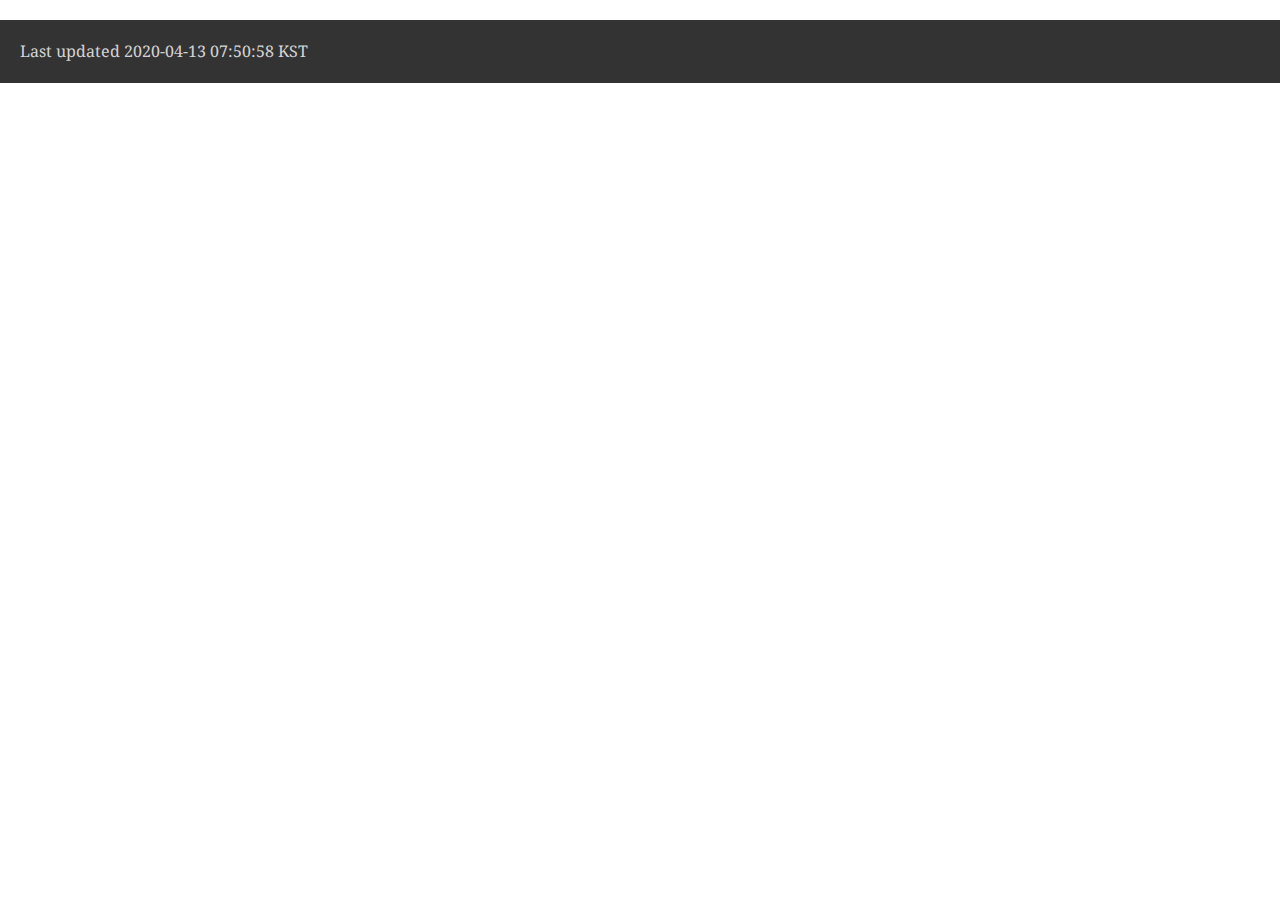
<file: src/main/resources/static/docs/resources/resoucres-order.html>
<!DOCTYPE html>
<html lang="en">
<head>
<meta charset="UTF-8">
<!--[if IE]><meta http-equiv="X-UA-Compatible" content="IE=edge"><![endif]-->
<meta name="viewport" content="width=device-width, initial-scale=1.0">
<meta name="generator" content="Asciidoctor 1.5.6.1">
<title>Untitled</title>
<link rel="stylesheet" href="https://fonts.googleapis.com/css?family=Open+Sans:300,300italic,400,400italic,600,600italic%7CNoto+Serif:400,400italic,700,700italic%7CDroid+Sans+Mono:400,700">
<style>
/* Asciidoctor default stylesheet | MIT License | http://asciidoctor.org */
/* Remove comment around @import statement below when using as a custom stylesheet */
/*@import "https://fonts.googleapis.com/css?family=Open+Sans:300,300italic,400,400italic,600,600italic%7CNoto+Serif:400,400italic,700,700italic%7CDroid+Sans+Mono:400,700";*/
article,aside,details,figcaption,figure,footer,header,hgroup,main,nav,section,summary{display:block}
audio,canvas,video{display:inline-block}
audio:not([controls]){display:none;height:0}
[hidden],template{display:none}
script{display:none!important}
html{font-family:sans-serif;-ms-text-size-adjust:100%;-webkit-text-size-adjust:100%}
a{background:transparent}
a:focus{outline:thin dotted}
a:active,a:hover{outline:0}
h1{font-size:2em;margin:.67em 0}
abbr[title]{border-bottom:1px dotted}
b,strong{font-weight:bold}
dfn{font-style:italic}
hr{-moz-box-sizing:content-box;box-sizing:content-box;height:0}
mark{background:#ff0;color:#000}
code,kbd,pre,samp{font-family:monospace;font-size:1em}
pre{white-space:pre-wrap}
q{quotes:"\201C" "\201D" "\2018" "\2019"}
small{font-size:80%}
sub,sup{font-size:75%;line-height:0;position:relative;vertical-align:baseline}
sup{top:-.5em}
sub{bottom:-.25em}
img{border:0}
svg:not(:root){overflow:hidden}
figure{margin:0}
fieldset{border:1px solid silver;margin:0 2px;padding:.35em .625em .75em}
legend{border:0;padding:0}
button,input,select,textarea{font-family:inherit;font-size:100%;margin:0}
button,input{line-height:normal}
button,select{text-transform:none}
button,html input[type="button"],input[type="reset"],input[type="submit"]{-webkit-appearance:button;cursor:pointer}
button[disabled],html input[disabled]{cursor:default}
input[type="checkbox"],input[type="radio"]{box-sizing:border-box;padding:0}
input[type="search"]{-webkit-appearance:textfield;-moz-box-sizing:content-box;-webkit-box-sizing:content-box;box-sizing:content-box}
input[type="search"]::-webkit-search-cancel-button,input[type="search"]::-webkit-search-decoration{-webkit-appearance:none}
button::-moz-focus-inner,input::-moz-focus-inner{border:0;padding:0}
textarea{overflow:auto;vertical-align:top}
table{border-collapse:collapse;border-spacing:0}
*,*:before,*:after{-moz-box-sizing:border-box;-webkit-box-sizing:border-box;box-sizing:border-box}
html,body{font-size:100%}
body{background:#fff;color:rgba(0,0,0,.8);padding:0;margin:0;font-family:"Noto Serif","DejaVu Serif",serif;font-weight:400;font-style:normal;line-height:1;position:relative;cursor:auto;tab-size:4;-moz-osx-font-smoothing:grayscale;-webkit-font-smoothing:antialiased}
a:hover{cursor:pointer}
img,object,embed{max-width:100%;height:auto}
object,embed{height:100%}
img{-ms-interpolation-mode:bicubic}
.left{float:left!important}
.right{float:right!important}
.text-left{text-align:left!important}
.text-right{text-align:right!important}
.text-center{text-align:center!important}
.text-justify{text-align:justify!important}
.hide{display:none}
img,object,svg{display:inline-block;vertical-align:middle}
textarea{height:auto;min-height:50px}
select{width:100%}
.center{margin-left:auto;margin-right:auto}
.spread{width:100%}
p.lead,.paragraph.lead>p,#preamble>.sectionbody>.paragraph:first-of-type p{font-size:1.21875em;line-height:1.6}
.subheader,.admonitionblock td.content>.title,.audioblock>.title,.exampleblock>.title,.imageblock>.title,.listingblock>.title,.literalblock>.title,.stemblock>.title,.openblock>.title,.paragraph>.title,.quoteblock>.title,table.tableblock>.title,.verseblock>.title,.videoblock>.title,.dlist>.title,.olist>.title,.ulist>.title,.qlist>.title,.hdlist>.title{line-height:1.45;color:#7a2518;font-weight:400;margin-top:0;margin-bottom:.25em}
div,dl,dt,dd,ul,ol,li,h1,h2,h3,#toctitle,.sidebarblock>.content>.title,h4,h5,h6,pre,form,p,blockquote,th,td{margin:0;padding:0;direction:ltr}
a{color:#2156a5;text-decoration:underline;line-height:inherit}
a:hover,a:focus{color:#1d4b8f}
a img{border:none}
p{font-family:inherit;font-weight:400;font-size:1em;line-height:1.6;margin-bottom:1.25em;text-rendering:optimizeLegibility}
p aside{font-size:.875em;line-height:1.35;font-style:italic}
h1,h2,h3,#toctitle,.sidebarblock>.content>.title,h4,h5,h6{font-family:"Open Sans","DejaVu Sans",sans-serif;font-weight:300;font-style:normal;color:#ba3925;text-rendering:optimizeLegibility;margin-top:1em;margin-bottom:.5em;line-height:1.0125em}
h1 small,h2 small,h3 small,#toctitle small,.sidebarblock>.content>.title small,h4 small,h5 small,h6 small{font-size:60%;color:#e99b8f;line-height:0}
h1{font-size:2.125em}
h2{font-size:1.6875em}
h3,#toctitle,.sidebarblock>.content>.title{font-size:1.375em}
h4,h5{font-size:1.125em}
h6{font-size:1em}
hr{border:solid #ddddd8;border-width:1px 0 0;clear:both;margin:1.25em 0 1.1875em;height:0}
em,i{font-style:italic;line-height:inherit}
strong,b{font-weight:bold;line-height:inherit}
small{font-size:60%;line-height:inherit}
code{font-family:"Droid Sans Mono","DejaVu Sans Mono",monospace;font-weight:400;color:rgba(0,0,0,.9)}
ul,ol,dl{font-size:1em;line-height:1.6;margin-bottom:1.25em;list-style-position:outside;font-family:inherit}
ul,ol{margin-left:1.5em}
ul li ul,ul li ol{margin-left:1.25em;margin-bottom:0;font-size:1em}
ul.square li ul,ul.circle li ul,ul.disc li ul{list-style:inherit}
ul.square{list-style-type:square}
ul.circle{list-style-type:circle}
ul.disc{list-style-type:disc}
ol li ul,ol li ol{margin-left:1.25em;margin-bottom:0}
dl dt{margin-bottom:.3125em;font-weight:bold}
dl dd{margin-bottom:1.25em}
abbr,acronym{text-transform:uppercase;font-size:90%;color:rgba(0,0,0,.8);border-bottom:1px dotted #ddd;cursor:help}
abbr{text-transform:none}
blockquote{margin:0 0 1.25em;padding:.5625em 1.25em 0 1.1875em;border-left:1px solid #ddd}
blockquote cite{display:block;font-size:.9375em;color:rgba(0,0,0,.6)}
blockquote cite:before{content:"\2014 \0020"}
blockquote cite a,blockquote cite a:visited{color:rgba(0,0,0,.6)}
blockquote,blockquote p{line-height:1.6;color:rgba(0,0,0,.85)}
@media only screen and (min-width:768px){h1,h2,h3,#toctitle,.sidebarblock>.content>.title,h4,h5,h6{line-height:1.2}
h1{font-size:2.75em}
h2{font-size:2.3125em}
h3,#toctitle,.sidebarblock>.content>.title{font-size:1.6875em}
h4{font-size:1.4375em}}
table{background:#fff;margin-bottom:1.25em;border:solid 1px #dedede}
table thead,table tfoot{background:#f7f8f7;font-weight:bold}
table thead tr th,table thead tr td,table tfoot tr th,table tfoot tr td{padding:.5em .625em .625em;font-size:inherit;color:rgba(0,0,0,.8);text-align:left}
table tr th,table tr td{padding:.5625em .625em;font-size:inherit;color:rgba(0,0,0,.8)}
table tr.even,table tr.alt,table tr:nth-of-type(even){background:#f8f8f7}
table thead tr th,table tfoot tr th,table tbody tr td,table tr td,table tfoot tr td{display:table-cell;line-height:1.6}
h1,h2,h3,#toctitle,.sidebarblock>.content>.title,h4,h5,h6{line-height:1.2;word-spacing:-.05em}
h1 strong,h2 strong,h3 strong,#toctitle strong,.sidebarblock>.content>.title strong,h4 strong,h5 strong,h6 strong{font-weight:400}
.clearfix:before,.clearfix:after,.float-group:before,.float-group:after{content:" ";display:table}
.clearfix:after,.float-group:after{clear:both}
*:not(pre)>code{font-size:.9375em;font-style:normal!important;letter-spacing:0;padding:.1em .5ex;word-spacing:-.15em;background-color:#f7f7f8;-webkit-border-radius:4px;border-radius:4px;line-height:1.45;text-rendering:optimizeSpeed;word-wrap:break-word}
*:not(pre)>code.nobreak{word-wrap:normal}
*:not(pre)>code.nowrap{white-space:nowrap}
pre,pre>code{line-height:1.45;color:rgba(0,0,0,.9);font-family:"Droid Sans Mono","DejaVu Sans Mono",monospace;font-weight:400;text-rendering:optimizeSpeed}
em em{font-style:normal}
strong strong{font-weight:400}
.keyseq{color:rgba(51,51,51,.8)}
kbd{font-family:"Droid Sans Mono","DejaVu Sans Mono",monospace;display:inline-block;color:rgba(0,0,0,.8);font-size:.65em;line-height:1.45;background-color:#f7f7f7;border:1px solid #ccc;-webkit-border-radius:3px;border-radius:3px;-webkit-box-shadow:0 1px 0 rgba(0,0,0,.2),0 0 0 .1em white inset;box-shadow:0 1px 0 rgba(0,0,0,.2),0 0 0 .1em #fff inset;margin:0 .15em;padding:.2em .5em;vertical-align:middle;position:relative;top:-.1em;white-space:nowrap}
.keyseq kbd:first-child{margin-left:0}
.keyseq kbd:last-child{margin-right:0}
.menuseq,.menuref{color:#000}
.menuseq b:not(.caret),.menuref{font-weight:inherit}
.menuseq{word-spacing:-.02em}
.menuseq b.caret{font-size:1.25em;line-height:.8}
.menuseq i.caret{font-weight:bold;text-align:center;width:.45em}
b.button:before,b.button:after{position:relative;top:-1px;font-weight:400}
b.button:before{content:"[";padding:0 3px 0 2px}
b.button:after{content:"]";padding:0 2px 0 3px}
p a>code:hover{color:rgba(0,0,0,.9)}
#header,#content,#footnotes,#footer{width:100%;margin-left:auto;margin-right:auto;margin-top:0;margin-bottom:0;max-width:62.5em;*zoom:1;position:relative;padding-left:.9375em;padding-right:.9375em}
#header:before,#header:after,#content:before,#content:after,#footnotes:before,#footnotes:after,#footer:before,#footer:after{content:" ";display:table}
#header:after,#content:after,#footnotes:after,#footer:after{clear:both}
#content{margin-top:1.25em}
#content:before{content:none}
#header>h1:first-child{color:rgba(0,0,0,.85);margin-top:2.25rem;margin-bottom:0}
#header>h1:first-child+#toc{margin-top:8px;border-top:1px solid #ddddd8}
#header>h1:only-child,body.toc2 #header>h1:nth-last-child(2){border-bottom:1px solid #ddddd8;padding-bottom:8px}
#header .details{border-bottom:1px solid #ddddd8;line-height:1.45;padding-top:.25em;padding-bottom:.25em;padding-left:.25em;color:rgba(0,0,0,.6);display:-ms-flexbox;display:-webkit-flex;display:flex;-ms-flex-flow:row wrap;-webkit-flex-flow:row wrap;flex-flow:row wrap}
#header .details span:first-child{margin-left:-.125em}
#header .details span.email a{color:rgba(0,0,0,.85)}
#header .details br{display:none}
#header .details br+span:before{content:"\00a0\2013\00a0"}
#header .details br+span.author:before{content:"\00a0\22c5\00a0";color:rgba(0,0,0,.85)}
#header .details br+span#revremark:before{content:"\00a0|\00a0"}
#header #revnumber{text-transform:capitalize}
#header #revnumber:after{content:"\00a0"}
#content>h1:first-child:not([class]){color:rgba(0,0,0,.85);border-bottom:1px solid #ddddd8;padding-bottom:8px;margin-top:0;padding-top:1rem;margin-bottom:1.25rem}
#toc{border-bottom:1px solid #efefed;padding-bottom:.5em}
#toc>ul{margin-left:.125em}
#toc ul.sectlevel0>li>a{font-style:italic}
#toc ul.sectlevel0 ul.sectlevel1{margin:.5em 0}
#toc ul{font-family:"Open Sans","DejaVu Sans",sans-serif;list-style-type:none}
#toc li{line-height:1.3334;margin-top:.3334em}
#toc a{text-decoration:none}
#toc a:active{text-decoration:underline}
#toctitle{color:#7a2518;font-size:1.2em}
@media only screen and (min-width:768px){#toctitle{font-size:1.375em}
body.toc2{padding-left:15em;padding-right:0}
#toc.toc2{margin-top:0!important;background-color:#f8f8f7;position:fixed;width:15em;left:0;top:0;border-right:1px solid #efefed;border-top-width:0!important;border-bottom-width:0!important;z-index:1000;padding:1.25em 1em;height:100%;overflow:auto}
#toc.toc2 #toctitle{margin-top:0;margin-bottom:.8rem;font-size:1.2em}
#toc.toc2>ul{font-size:.9em;margin-bottom:0}
#toc.toc2 ul ul{margin-left:0;padding-left:1em}
#toc.toc2 ul.sectlevel0 ul.sectlevel1{padding-left:0;margin-top:.5em;margin-bottom:.5em}
body.toc2.toc-right{padding-left:0;padding-right:15em}
body.toc2.toc-right #toc.toc2{border-right-width:0;border-left:1px solid #efefed;left:auto;right:0}}
@media only screen and (min-width:1280px){body.toc2{padding-left:20em;padding-right:0}
#toc.toc2{width:20em}
#toc.toc2 #toctitle{font-size:1.375em}
#toc.toc2>ul{font-size:.95em}
#toc.toc2 ul ul{padding-left:1.25em}
body.toc2.toc-right{padding-left:0;padding-right:20em}}
#content #toc{border-style:solid;border-width:1px;border-color:#e0e0dc;margin-bottom:1.25em;padding:1.25em;background:#f8f8f7;-webkit-border-radius:4px;border-radius:4px}
#content #toc>:first-child{margin-top:0}
#content #toc>:last-child{margin-bottom:0}
#footer{max-width:100%;background-color:rgba(0,0,0,.8);padding:1.25em}
#footer-text{color:rgba(255,255,255,.8);line-height:1.44}
.sect1{padding-bottom:.625em}
@media only screen and (min-width:768px){.sect1{padding-bottom:1.25em}}
.sect1+.sect1{border-top:1px solid #efefed}
#content h1>a.anchor,h2>a.anchor,h3>a.anchor,#toctitle>a.anchor,.sidebarblock>.content>.title>a.anchor,h4>a.anchor,h5>a.anchor,h6>a.anchor{position:absolute;z-index:1001;width:1.5ex;margin-left:-1.5ex;display:block;text-decoration:none!important;visibility:hidden;text-align:center;font-weight:400}
#content h1>a.anchor:before,h2>a.anchor:before,h3>a.anchor:before,#toctitle>a.anchor:before,.sidebarblock>.content>.title>a.anchor:before,h4>a.anchor:before,h5>a.anchor:before,h6>a.anchor:before{content:"\00A7";font-size:.85em;display:block;padding-top:.1em}
#content h1:hover>a.anchor,#content h1>a.anchor:hover,h2:hover>a.anchor,h2>a.anchor:hover,h3:hover>a.anchor,#toctitle:hover>a.anchor,.sidebarblock>.content>.title:hover>a.anchor,h3>a.anchor:hover,#toctitle>a.anchor:hover,.sidebarblock>.content>.title>a.anchor:hover,h4:hover>a.anchor,h4>a.anchor:hover,h5:hover>a.anchor,h5>a.anchor:hover,h6:hover>a.anchor,h6>a.anchor:hover{visibility:visible}
#content h1>a.link,h2>a.link,h3>a.link,#toctitle>a.link,.sidebarblock>.content>.title>a.link,h4>a.link,h5>a.link,h6>a.link{color:#ba3925;text-decoration:none}
#content h1>a.link:hover,h2>a.link:hover,h3>a.link:hover,#toctitle>a.link:hover,.sidebarblock>.content>.title>a.link:hover,h4>a.link:hover,h5>a.link:hover,h6>a.link:hover{color:#a53221}
.audioblock,.imageblock,.literalblock,.listingblock,.stemblock,.videoblock{margin-bottom:1.25em}
.admonitionblock td.content>.title,.audioblock>.title,.exampleblock>.title,.imageblock>.title,.listingblock>.title,.literalblock>.title,.stemblock>.title,.openblock>.title,.paragraph>.title,.quoteblock>.title,table.tableblock>.title,.verseblock>.title,.videoblock>.title,.dlist>.title,.olist>.title,.ulist>.title,.qlist>.title,.hdlist>.title{text-rendering:optimizeLegibility;text-align:left;font-family:"Noto Serif","DejaVu Serif",serif;font-size:1rem;font-style:italic}
table.tableblock>caption.title{white-space:nowrap;overflow:visible;max-width:0}
.paragraph.lead>p,#preamble>.sectionbody>.paragraph:first-of-type p{color:rgba(0,0,0,.85)}
table.tableblock #preamble>.sectionbody>.paragraph:first-of-type p{font-size:inherit}
.admonitionblock>table{border-collapse:separate;border:0;background:none;width:100%}
.admonitionblock>table td.icon{text-align:center;width:80px}
.admonitionblock>table td.icon img{max-width:initial}
.admonitionblock>table td.icon .title{font-weight:bold;font-family:"Open Sans","DejaVu Sans",sans-serif;text-transform:uppercase}
.admonitionblock>table td.content{padding-left:1.125em;padding-right:1.25em;border-left:1px solid #ddddd8;color:rgba(0,0,0,.6)}
.admonitionblock>table td.content>:last-child>:last-child{margin-bottom:0}
.exampleblock>.content{border-style:solid;border-width:1px;border-color:#e6e6e6;margin-bottom:1.25em;padding:1.25em;background:#fff;-webkit-border-radius:4px;border-radius:4px}
.exampleblock>.content>:first-child{margin-top:0}
.exampleblock>.content>:last-child{margin-bottom:0}
.sidebarblock{border-style:solid;border-width:1px;border-color:#e0e0dc;margin-bottom:1.25em;padding:1.25em;background:#f8f8f7;-webkit-border-radius:4px;border-radius:4px}
.sidebarblock>:first-child{margin-top:0}
.sidebarblock>:last-child{margin-bottom:0}
.sidebarblock>.content>.title{color:#7a2518;margin-top:0;text-align:center}
.exampleblock>.content>:last-child>:last-child,.exampleblock>.content .olist>ol>li:last-child>:last-child,.exampleblock>.content .ulist>ul>li:last-child>:last-child,.exampleblock>.content .qlist>ol>li:last-child>:last-child,.sidebarblock>.content>:last-child>:last-child,.sidebarblock>.content .olist>ol>li:last-child>:last-child,.sidebarblock>.content .ulist>ul>li:last-child>:last-child,.sidebarblock>.content .qlist>ol>li:last-child>:last-child{margin-bottom:0}
.literalblock pre,.listingblock pre:not(.highlight),.listingblock pre[class="highlight"],.listingblock pre[class^="highlight "],.listingblock pre.CodeRay,.listingblock pre.prettyprint{background:#f7f7f8}
.sidebarblock .literalblock pre,.sidebarblock .listingblock pre:not(.highlight),.sidebarblock .listingblock pre[class="highlight"],.sidebarblock .listingblock pre[class^="highlight "],.sidebarblock .listingblock pre.CodeRay,.sidebarblock .listingblock pre.prettyprint{background:#f2f1f1}
.literalblock pre,.literalblock pre[class],.listingblock pre,.listingblock pre[class]{-webkit-border-radius:4px;border-radius:4px;word-wrap:break-word;padding:1em;font-size:.8125em}
.literalblock pre.nowrap,.literalblock pre[class].nowrap,.listingblock pre.nowrap,.listingblock pre[class].nowrap{overflow-x:auto;white-space:pre;word-wrap:normal}
@media only screen and (min-width:768px){.literalblock pre,.literalblock pre[class],.listingblock pre,.listingblock pre[class]{font-size:.90625em}}
@media only screen and (min-width:1280px){.literalblock pre,.literalblock pre[class],.listingblock pre,.listingblock pre[class]{font-size:1em}}
.literalblock.output pre{color:#f7f7f8;background-color:rgba(0,0,0,.9)}
.listingblock pre.highlightjs{padding:0}
.listingblock pre.highlightjs>code{padding:1em;-webkit-border-radius:4px;border-radius:4px}
.listingblock pre.prettyprint{border-width:0}
.listingblock>.content{position:relative}
.listingblock code[data-lang]:before{display:none;content:attr(data-lang);position:absolute;font-size:.75em;top:.425rem;right:.5rem;line-height:1;text-transform:uppercase;color:#999}
.listingblock:hover code[data-lang]:before{display:block}
.listingblock.terminal pre .command:before{content:attr(data-prompt);padding-right:.5em;color:#999}
.listingblock.terminal pre .command:not([data-prompt]):before{content:"$"}
table.pyhltable{border-collapse:separate;border:0;margin-bottom:0;background:none}
table.pyhltable td{vertical-align:top;padding-top:0;padding-bottom:0;line-height:1.45}
table.pyhltable td.code{padding-left:.75em;padding-right:0}
pre.pygments .lineno,table.pyhltable td:not(.code){color:#999;padding-left:0;padding-right:.5em;border-right:1px solid #ddddd8}
pre.pygments .lineno{display:inline-block;margin-right:.25em}
table.pyhltable .linenodiv{background:none!important;padding-right:0!important}
.quoteblock{margin:0 1em 1.25em 1.5em;display:table}
.quoteblock>.title{margin-left:-1.5em;margin-bottom:.75em}
.quoteblock blockquote,.quoteblock blockquote p{color:rgba(0,0,0,.85);font-size:1.15rem;line-height:1.75;word-spacing:.1em;letter-spacing:0;font-style:italic;text-align:justify}
.quoteblock blockquote{margin:0;padding:0;border:0}
.quoteblock blockquote:before{content:"\201c";float:left;font-size:2.75em;font-weight:bold;line-height:.6em;margin-left:-.6em;color:#7a2518;text-shadow:0 1px 2px rgba(0,0,0,.1)}
.quoteblock blockquote>.paragraph:last-child p{margin-bottom:0}
.quoteblock .attribution{margin-top:.5em;margin-right:.5ex;text-align:right}
.quoteblock .quoteblock{margin-left:0;margin-right:0;padding:.5em 0;border-left:3px solid rgba(0,0,0,.6)}
.quoteblock .quoteblock blockquote{padding:0 0 0 .75em}
.quoteblock .quoteblock blockquote:before{display:none}
.verseblock{margin:0 1em 1.25em 1em}
.verseblock pre{font-family:"Open Sans","DejaVu Sans",sans;font-size:1.15rem;color:rgba(0,0,0,.85);font-weight:300;text-rendering:optimizeLegibility}
.verseblock pre strong{font-weight:400}
.verseblock .attribution{margin-top:1.25rem;margin-left:.5ex}
.quoteblock .attribution,.verseblock .attribution{font-size:.9375em;line-height:1.45;font-style:italic}
.quoteblock .attribution br,.verseblock .attribution br{display:none}
.quoteblock .attribution cite,.verseblock .attribution cite{display:block;letter-spacing:-.025em;color:rgba(0,0,0,.6)}
.quoteblock.abstract{margin:0 0 1.25em 0;display:block}
.quoteblock.abstract blockquote,.quoteblock.abstract blockquote p{text-align:left;word-spacing:0}
.quoteblock.abstract blockquote:before,.quoteblock.abstract blockquote p:first-of-type:before{display:none}
table.tableblock{max-width:100%;border-collapse:separate}
table.tableblock td>.paragraph:last-child p>p:last-child,table.tableblock th>p:last-child,table.tableblock td>p:last-child{margin-bottom:0}
table.tableblock,th.tableblock,td.tableblock{border:0 solid #dedede}
table.grid-all>thead>tr>.tableblock,table.grid-all>tbody>tr>.tableblock{border-width:0 1px 1px 0}
table.grid-all>tfoot>tr>.tableblock{border-width:1px 1px 0 0}
table.grid-cols>*>tr>.tableblock{border-width:0 1px 0 0}
table.grid-rows>thead>tr>.tableblock,table.grid-rows>tbody>tr>.tableblock{border-width:0 0 1px 0}
table.grid-rows>tfoot>tr>.tableblock{border-width:1px 0 0 0}
table.grid-all>*>tr>.tableblock:last-child,table.grid-cols>*>tr>.tableblock:last-child{border-right-width:0}
table.grid-all>tbody>tr:last-child>.tableblock,table.grid-all>thead:last-child>tr>.tableblock,table.grid-rows>tbody>tr:last-child>.tableblock,table.grid-rows>thead:last-child>tr>.tableblock{border-bottom-width:0}
table.frame-all{border-width:1px}
table.frame-sides{border-width:0 1px}
table.frame-topbot{border-width:1px 0}
th.halign-left,td.halign-left{text-align:left}
th.halign-right,td.halign-right{text-align:right}
th.halign-center,td.halign-center{text-align:center}
th.valign-top,td.valign-top{vertical-align:top}
th.valign-bottom,td.valign-bottom{vertical-align:bottom}
th.valign-middle,td.valign-middle{vertical-align:middle}
table thead th,table tfoot th{font-weight:bold}
tbody tr th{display:table-cell;line-height:1.6;background:#f7f8f7}
tbody tr th,tbody tr th p,tfoot tr th,tfoot tr th p{color:rgba(0,0,0,.8);font-weight:bold}
p.tableblock>code:only-child{background:none;padding:0}
p.tableblock{font-size:1em}
td>div.verse{white-space:pre}
ol{margin-left:1.75em}
ul li ol{margin-left:1.5em}
dl dd{margin-left:1.125em}
dl dd:last-child,dl dd:last-child>:last-child{margin-bottom:0}
ol>li p,ul>li p,ul dd,ol dd,.olist .olist,.ulist .ulist,.ulist .olist,.olist .ulist{margin-bottom:.625em}
ul.checklist,ul.none,ol.none,ul.no-bullet,ol.no-bullet,ol.unnumbered,ul.unstyled,ol.unstyled{list-style-type:none}
ul.no-bullet,ol.no-bullet,ol.unnumbered{margin-left:.625em}
ul.unstyled,ol.unstyled{margin-left:0}
ul.checklist{margin-left:.625em}
ul.checklist li>p:first-child>.fa-square-o:first-child,ul.checklist li>p:first-child>.fa-check-square-o:first-child{width:1.25em;font-size:.8em;position:relative;bottom:.125em}
ul.checklist li>p:first-child>input[type="checkbox"]:first-child{margin-right:.25em}
ul.inline{margin:0 auto .625em auto;margin-left:-1.375em;margin-right:0;padding:0;list-style:none;overflow:hidden}
ul.inline>li{list-style:none;float:left;margin-left:1.375em;display:block}
ul.inline>li>*{display:block}
.unstyled dl dt{font-weight:400;font-style:normal}
ol.arabic{list-style-type:decimal}
ol.decimal{list-style-type:decimal-leading-zero}
ol.loweralpha{list-style-type:lower-alpha}
ol.upperalpha{list-style-type:upper-alpha}
ol.lowerroman{list-style-type:lower-roman}
ol.upperroman{list-style-type:upper-roman}
ol.lowergreek{list-style-type:lower-greek}
.hdlist>table,.colist>table{border:0;background:none}
.hdlist>table>tbody>tr,.colist>table>tbody>tr{background:none}
td.hdlist1,td.hdlist2{vertical-align:top;padding:0 .625em}
td.hdlist1{font-weight:bold;padding-bottom:1.25em}
.literalblock+.colist,.listingblock+.colist{margin-top:-.5em}
.colist>table tr>td:first-of-type{padding:.4em .75em 0 .75em;line-height:1;vertical-align:top}
.colist>table tr>td:first-of-type img{max-width:initial}
.colist>table tr>td:last-of-type{padding:.25em 0}
.thumb,.th{line-height:0;display:inline-block;border:solid 4px #fff;-webkit-box-shadow:0 0 0 1px #ddd;box-shadow:0 0 0 1px #ddd}
.imageblock.left,.imageblock[style*="float: left"]{margin:.25em .625em 1.25em 0}
.imageblock.right,.imageblock[style*="float: right"]{margin:.25em 0 1.25em .625em}
.imageblock>.title{margin-bottom:0}
.imageblock.thumb,.imageblock.th{border-width:6px}
.imageblock.thumb>.title,.imageblock.th>.title{padding:0 .125em}
.image.left,.image.right{margin-top:.25em;margin-bottom:.25em;display:inline-block;line-height:0}
.image.left{margin-right:.625em}
.image.right{margin-left:.625em}
a.image{text-decoration:none;display:inline-block}
a.image object{pointer-events:none}
sup.footnote,sup.footnoteref{font-size:.875em;position:static;vertical-align:super}
sup.footnote a,sup.footnoteref a{text-decoration:none}
sup.footnote a:active,sup.footnoteref a:active{text-decoration:underline}
#footnotes{padding-top:.75em;padding-bottom:.75em;margin-bottom:.625em}
#footnotes hr{width:20%;min-width:6.25em;margin:-.25em 0 .75em 0;border-width:1px 0 0 0}
#footnotes .footnote{padding:0 .375em 0 .225em;line-height:1.3334;font-size:.875em;margin-left:1.2em;text-indent:-1.05em;margin-bottom:.2em}
#footnotes .footnote a:first-of-type{font-weight:bold;text-decoration:none}
#footnotes .footnote:last-of-type{margin-bottom:0}
#content #footnotes{margin-top:-.625em;margin-bottom:0;padding:.75em 0}
.gist .file-data>table{border:0;background:#fff;width:100%;margin-bottom:0}
.gist .file-data>table td.line-data{width:99%}
div.unbreakable{page-break-inside:avoid}
.big{font-size:larger}
.small{font-size:smaller}
.underline{text-decoration:underline}
.overline{text-decoration:overline}
.line-through{text-decoration:line-through}
.aqua{color:#00bfbf}
.aqua-background{background-color:#00fafa}
.black{color:#000}
.black-background{background-color:#000}
.blue{color:#0000bf}
.blue-background{background-color:#0000fa}
.fuchsia{color:#bf00bf}
.fuchsia-background{background-color:#fa00fa}
.gray{color:#606060}
.gray-background{background-color:#7d7d7d}
.green{color:#006000}
.green-background{background-color:#007d00}
.lime{color:#00bf00}
.lime-background{background-color:#00fa00}
.maroon{color:#600000}
.maroon-background{background-color:#7d0000}
.navy{color:#000060}
.navy-background{background-color:#00007d}
.olive{color:#606000}
.olive-background{background-color:#7d7d00}
.purple{color:#600060}
.purple-background{background-color:#7d007d}
.red{color:#bf0000}
.red-background{background-color:#fa0000}
.silver{color:#909090}
.silver-background{background-color:#bcbcbc}
.teal{color:#006060}
.teal-background{background-color:#007d7d}
.white{color:#bfbfbf}
.white-background{background-color:#fafafa}
.yellow{color:#bfbf00}
.yellow-background{background-color:#fafa00}
span.icon>.fa{cursor:default}
a span.icon>.fa{cursor:inherit}
.admonitionblock td.icon [class^="fa icon-"]{font-size:2.5em;text-shadow:1px 1px 2px rgba(0,0,0,.5);cursor:default}
.admonitionblock td.icon .icon-note:before{content:"\f05a";color:#19407c}
.admonitionblock td.icon .icon-tip:before{content:"\f0eb";text-shadow:1px 1px 2px rgba(155,155,0,.8);color:#111}
.admonitionblock td.icon .icon-warning:before{content:"\f071";color:#bf6900}
.admonitionblock td.icon .icon-caution:before{content:"\f06d";color:#bf3400}
.admonitionblock td.icon .icon-important:before{content:"\f06a";color:#bf0000}
.conum[data-value]{display:inline-block;color:#fff!important;background-color:rgba(0,0,0,.8);-webkit-border-radius:100px;border-radius:100px;text-align:center;font-size:.75em;width:1.67em;height:1.67em;line-height:1.67em;font-family:"Open Sans","DejaVu Sans",sans-serif;font-style:normal;font-weight:bold}
.conum[data-value] *{color:#fff!important}
.conum[data-value]+b{display:none}
.conum[data-value]:after{content:attr(data-value)}
pre .conum[data-value]{position:relative;top:-.125em}
b.conum *{color:inherit!important}
.conum:not([data-value]):empty{display:none}
dt,th.tableblock,td.content,div.footnote{text-rendering:optimizeLegibility}
h1,h2,p,td.content,span.alt{letter-spacing:-.01em}
p strong,td.content strong,div.footnote strong{letter-spacing:-.005em}
p,blockquote,dt,td.content,span.alt{font-size:1.0625rem}
p{margin-bottom:1.25rem}
.sidebarblock p,.sidebarblock dt,.sidebarblock td.content,p.tableblock{font-size:1em}
.exampleblock>.content{background-color:#fffef7;border-color:#e0e0dc;-webkit-box-shadow:0 1px 4px #e0e0dc;box-shadow:0 1px 4px #e0e0dc}
.print-only{display:none!important}
@media print{@page{margin:1.25cm .75cm}
*{-webkit-box-shadow:none!important;box-shadow:none!important;text-shadow:none!important}
a{color:inherit!important;text-decoration:underline!important}
a.bare,a[href^="#"],a[href^="mailto:"]{text-decoration:none!important}
a[href^="http:"]:not(.bare):after,a[href^="https:"]:not(.bare):after{content:"(" attr(href) ")";display:inline-block;font-size:.875em;padding-left:.25em}
abbr[title]:after{content:" (" attr(title) ")"}
pre,blockquote,tr,img,object,svg{page-break-inside:avoid}
thead{display:table-header-group}
svg{max-width:100%}
p,blockquote,dt,td.content{font-size:1em;orphans:3;widows:3}
h2,h3,#toctitle,.sidebarblock>.content>.title{page-break-after:avoid}
#toc,.sidebarblock,.exampleblock>.content{background:none!important}
#toc{border-bottom:1px solid #ddddd8!important;padding-bottom:0!important}
.sect1{padding-bottom:0!important}
.sect1+.sect1{border:0!important}
#header>h1:first-child{margin-top:1.25rem}
body.book #header{text-align:center}
body.book #header>h1:first-child{border:0!important;margin:2.5em 0 1em 0}
body.book #header .details{border:0!important;display:block;padding:0!important}
body.book #header .details span:first-child{margin-left:0!important}
body.book #header .details br{display:block}
body.book #header .details br+span:before{content:none!important}
body.book #toc{border:0!important;text-align:left!important;padding:0!important;margin:0!important}
body.book #toc,body.book #preamble,body.book h1.sect0,body.book .sect1>h2{page-break-before:always}
.listingblock code[data-lang]:before{display:block}
#footer{background:none!important;padding:0 .9375em}
#footer-text{color:rgba(0,0,0,.6)!important;font-size:.9em}
.hide-on-print{display:none!important}
.print-only{display:block!important}
.hide-for-print{display:none!important}
.show-for-print{display:inherit!important}}
</style>
</head>
<body class="article">
<div id="header">
</div>
<div id="content">

</div>
<div id="footer">
<div id="footer-text">
Last updated 2020-04-13 07:50:58 KST
</div>
</div>
</body>
</html>
</file>
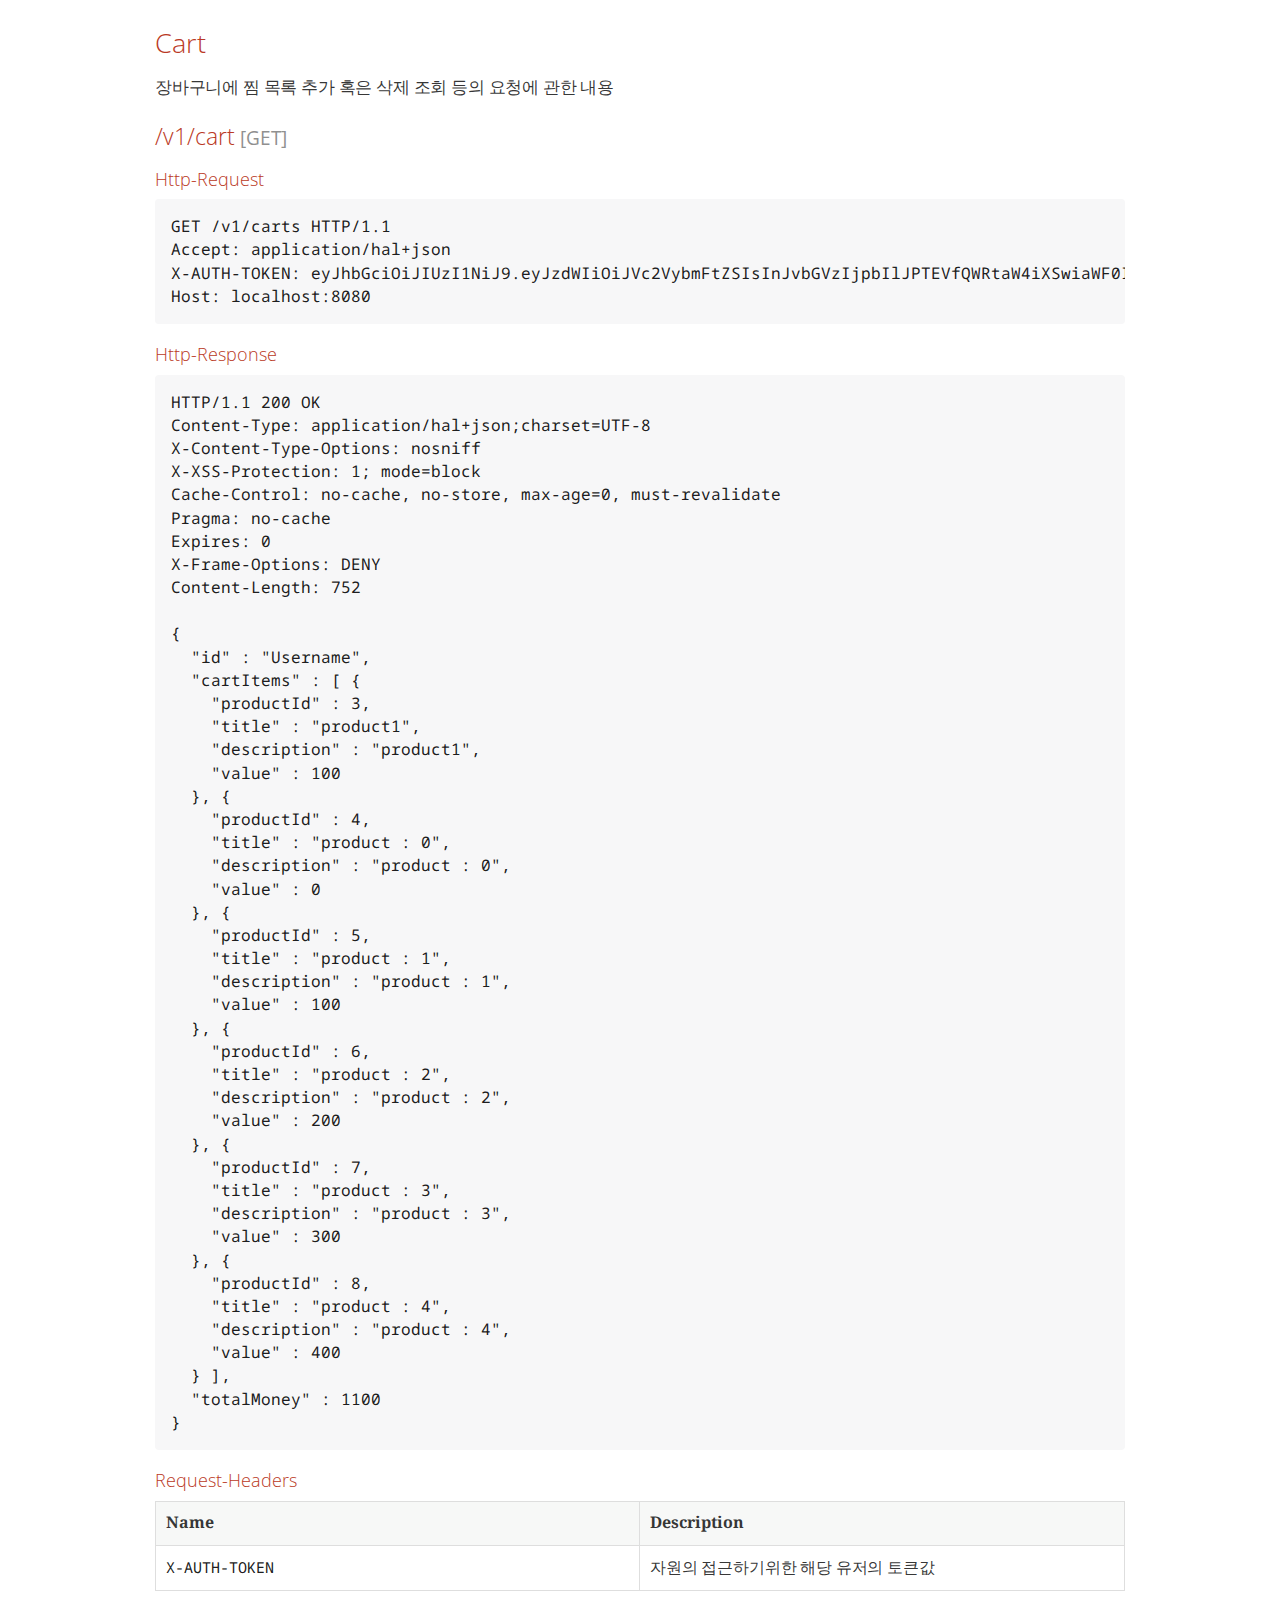
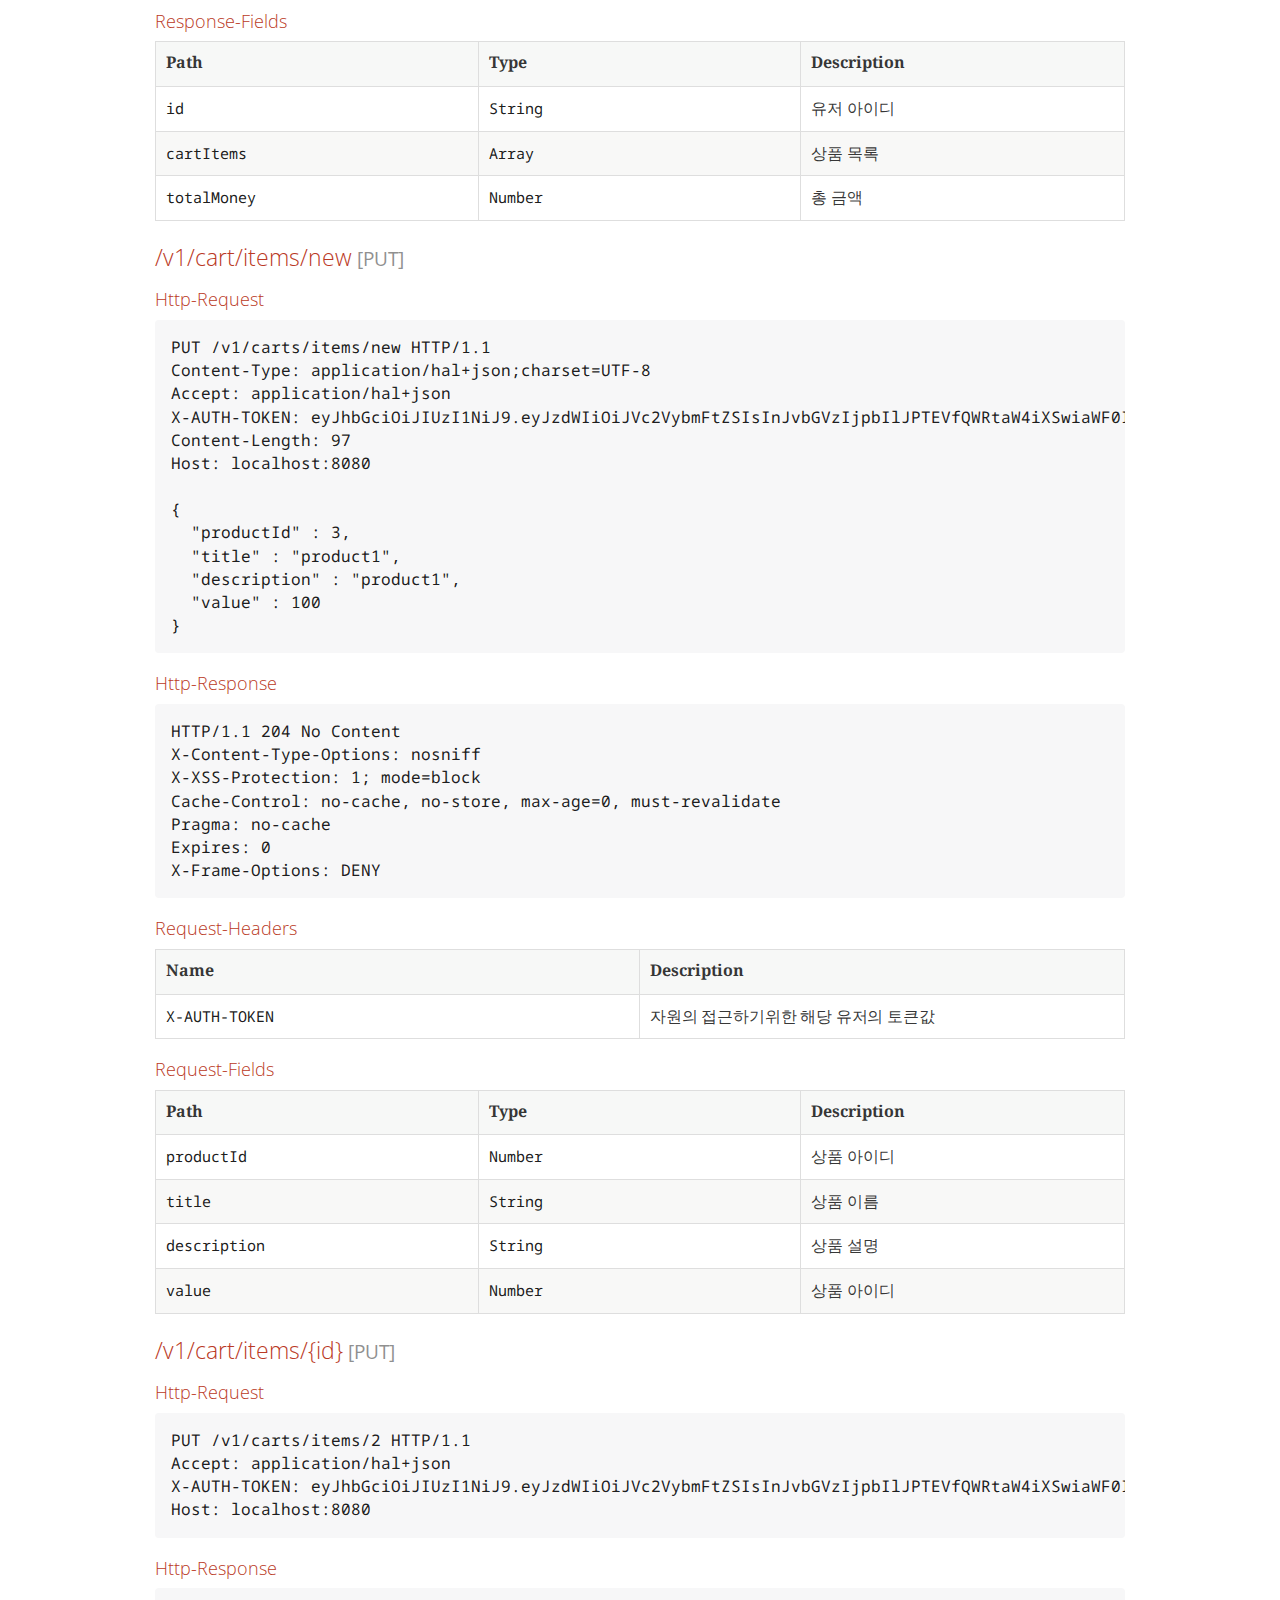
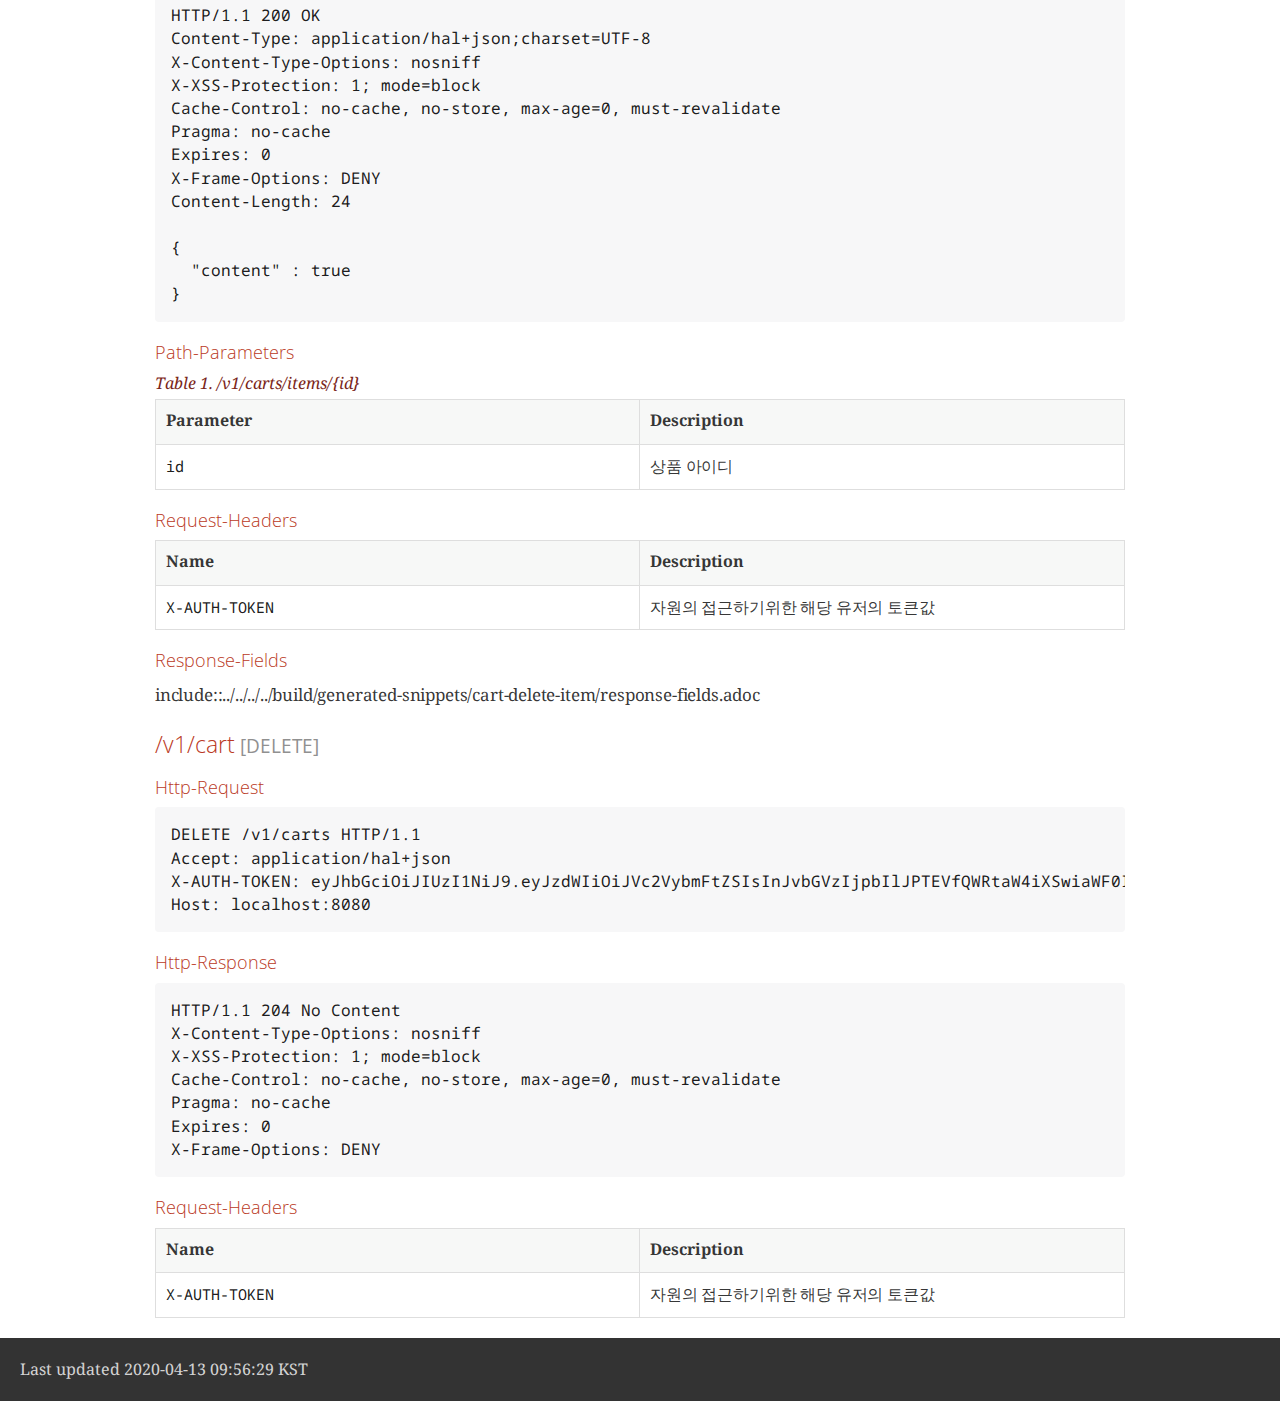
<file: src/main/resources/static/docs/resources/resources-cart.html>
<!DOCTYPE html>
<html lang="en">
<head>
<meta charset="UTF-8">
<!--[if IE]><meta http-equiv="X-UA-Compatible" content="IE=edge"><![endif]-->
<meta name="viewport" content="width=device-width, initial-scale=1.0">
<meta name="generator" content="Asciidoctor 1.5.6.1">
<title>Cart</title>
<link rel="stylesheet" href="https://fonts.googleapis.com/css?family=Open+Sans:300,300italic,400,400italic,600,600italic%7CNoto+Serif:400,400italic,700,700italic%7CDroid+Sans+Mono:400,700">
<style>
/* Asciidoctor default stylesheet | MIT License | http://asciidoctor.org */
/* Remove comment around @import statement below when using as a custom stylesheet */
/*@import "https://fonts.googleapis.com/css?family=Open+Sans:300,300italic,400,400italic,600,600italic%7CNoto+Serif:400,400italic,700,700italic%7CDroid+Sans+Mono:400,700";*/
article,aside,details,figcaption,figure,footer,header,hgroup,main,nav,section,summary{display:block}
audio,canvas,video{display:inline-block}
audio:not([controls]){display:none;height:0}
[hidden],template{display:none}
script{display:none!important}
html{font-family:sans-serif;-ms-text-size-adjust:100%;-webkit-text-size-adjust:100%}
a{background:transparent}
a:focus{outline:thin dotted}
a:active,a:hover{outline:0}
h1{font-size:2em;margin:.67em 0}
abbr[title]{border-bottom:1px dotted}
b,strong{font-weight:bold}
dfn{font-style:italic}
hr{-moz-box-sizing:content-box;box-sizing:content-box;height:0}
mark{background:#ff0;color:#000}
code,kbd,pre,samp{font-family:monospace;font-size:1em}
pre{white-space:pre-wrap}
q{quotes:"\201C" "\201D" "\2018" "\2019"}
small{font-size:80%}
sub,sup{font-size:75%;line-height:0;position:relative;vertical-align:baseline}
sup{top:-.5em}
sub{bottom:-.25em}
img{border:0}
svg:not(:root){overflow:hidden}
figure{margin:0}
fieldset{border:1px solid silver;margin:0 2px;padding:.35em .625em .75em}
legend{border:0;padding:0}
button,input,select,textarea{font-family:inherit;font-size:100%;margin:0}
button,input{line-height:normal}
button,select{text-transform:none}
button,html input[type="button"],input[type="reset"],input[type="submit"]{-webkit-appearance:button;cursor:pointer}
button[disabled],html input[disabled]{cursor:default}
input[type="checkbox"],input[type="radio"]{box-sizing:border-box;padding:0}
input[type="search"]{-webkit-appearance:textfield;-moz-box-sizing:content-box;-webkit-box-sizing:content-box;box-sizing:content-box}
input[type="search"]::-webkit-search-cancel-button,input[type="search"]::-webkit-search-decoration{-webkit-appearance:none}
button::-moz-focus-inner,input::-moz-focus-inner{border:0;padding:0}
textarea{overflow:auto;vertical-align:top}
table{border-collapse:collapse;border-spacing:0}
*,*:before,*:after{-moz-box-sizing:border-box;-webkit-box-sizing:border-box;box-sizing:border-box}
html,body{font-size:100%}
body{background:#fff;color:rgba(0,0,0,.8);padding:0;margin:0;font-family:"Noto Serif","DejaVu Serif",serif;font-weight:400;font-style:normal;line-height:1;position:relative;cursor:auto;tab-size:4;-moz-osx-font-smoothing:grayscale;-webkit-font-smoothing:antialiased}
a:hover{cursor:pointer}
img,object,embed{max-width:100%;height:auto}
object,embed{height:100%}
img{-ms-interpolation-mode:bicubic}
.left{float:left!important}
.right{float:right!important}
.text-left{text-align:left!important}
.text-right{text-align:right!important}
.text-center{text-align:center!important}
.text-justify{text-align:justify!important}
.hide{display:none}
img,object,svg{display:inline-block;vertical-align:middle}
textarea{height:auto;min-height:50px}
select{width:100%}
.center{margin-left:auto;margin-right:auto}
.spread{width:100%}
p.lead,.paragraph.lead>p,#preamble>.sectionbody>.paragraph:first-of-type p{font-size:1.21875em;line-height:1.6}
.subheader,.admonitionblock td.content>.title,.audioblock>.title,.exampleblock>.title,.imageblock>.title,.listingblock>.title,.literalblock>.title,.stemblock>.title,.openblock>.title,.paragraph>.title,.quoteblock>.title,table.tableblock>.title,.verseblock>.title,.videoblock>.title,.dlist>.title,.olist>.title,.ulist>.title,.qlist>.title,.hdlist>.title{line-height:1.45;color:#7a2518;font-weight:400;margin-top:0;margin-bottom:.25em}
div,dl,dt,dd,ul,ol,li,h1,h2,h3,#toctitle,.sidebarblock>.content>.title,h4,h5,h6,pre,form,p,blockquote,th,td{margin:0;padding:0;direction:ltr}
a{color:#2156a5;text-decoration:underline;line-height:inherit}
a:hover,a:focus{color:#1d4b8f}
a img{border:none}
p{font-family:inherit;font-weight:400;font-size:1em;line-height:1.6;margin-bottom:1.25em;text-rendering:optimizeLegibility}
p aside{font-size:.875em;line-height:1.35;font-style:italic}
h1,h2,h3,#toctitle,.sidebarblock>.content>.title,h4,h5,h6{font-family:"Open Sans","DejaVu Sans",sans-serif;font-weight:300;font-style:normal;color:#ba3925;text-rendering:optimizeLegibility;margin-top:1em;margin-bottom:.5em;line-height:1.0125em}
h1 small,h2 small,h3 small,#toctitle small,.sidebarblock>.content>.title small,h4 small,h5 small,h6 small{font-size:60%;color:#e99b8f;line-height:0}
h1{font-size:2.125em}
h2{font-size:1.6875em}
h3,#toctitle,.sidebarblock>.content>.title{font-size:1.375em}
h4,h5{font-size:1.125em}
h6{font-size:1em}
hr{border:solid #ddddd8;border-width:1px 0 0;clear:both;margin:1.25em 0 1.1875em;height:0}
em,i{font-style:italic;line-height:inherit}
strong,b{font-weight:bold;line-height:inherit}
small{font-size:60%;line-height:inherit}
code{font-family:"Droid Sans Mono","DejaVu Sans Mono",monospace;font-weight:400;color:rgba(0,0,0,.9)}
ul,ol,dl{font-size:1em;line-height:1.6;margin-bottom:1.25em;list-style-position:outside;font-family:inherit}
ul,ol{margin-left:1.5em}
ul li ul,ul li ol{margin-left:1.25em;margin-bottom:0;font-size:1em}
ul.square li ul,ul.circle li ul,ul.disc li ul{list-style:inherit}
ul.square{list-style-type:square}
ul.circle{list-style-type:circle}
ul.disc{list-style-type:disc}
ol li ul,ol li ol{margin-left:1.25em;margin-bottom:0}
dl dt{margin-bottom:.3125em;font-weight:bold}
dl dd{margin-bottom:1.25em}
abbr,acronym{text-transform:uppercase;font-size:90%;color:rgba(0,0,0,.8);border-bottom:1px dotted #ddd;cursor:help}
abbr{text-transform:none}
blockquote{margin:0 0 1.25em;padding:.5625em 1.25em 0 1.1875em;border-left:1px solid #ddd}
blockquote cite{display:block;font-size:.9375em;color:rgba(0,0,0,.6)}
blockquote cite:before{content:"\2014 \0020"}
blockquote cite a,blockquote cite a:visited{color:rgba(0,0,0,.6)}
blockquote,blockquote p{line-height:1.6;color:rgba(0,0,0,.85)}
@media only screen and (min-width:768px){h1,h2,h3,#toctitle,.sidebarblock>.content>.title,h4,h5,h6{line-height:1.2}
h1{font-size:2.75em}
h2{font-size:2.3125em}
h3,#toctitle,.sidebarblock>.content>.title{font-size:1.6875em}
h4{font-size:1.4375em}}
table{background:#fff;margin-bottom:1.25em;border:solid 1px #dedede}
table thead,table tfoot{background:#f7f8f7;font-weight:bold}
table thead tr th,table thead tr td,table tfoot tr th,table tfoot tr td{padding:.5em .625em .625em;font-size:inherit;color:rgba(0,0,0,.8);text-align:left}
table tr th,table tr td{padding:.5625em .625em;font-size:inherit;color:rgba(0,0,0,.8)}
table tr.even,table tr.alt,table tr:nth-of-type(even){background:#f8f8f7}
table thead tr th,table tfoot tr th,table tbody tr td,table tr td,table tfoot tr td{display:table-cell;line-height:1.6}
h1,h2,h3,#toctitle,.sidebarblock>.content>.title,h4,h5,h6{line-height:1.2;word-spacing:-.05em}
h1 strong,h2 strong,h3 strong,#toctitle strong,.sidebarblock>.content>.title strong,h4 strong,h5 strong,h6 strong{font-weight:400}
.clearfix:before,.clearfix:after,.float-group:before,.float-group:after{content:" ";display:table}
.clearfix:after,.float-group:after{clear:both}
*:not(pre)>code{font-size:.9375em;font-style:normal!important;letter-spacing:0;padding:.1em .5ex;word-spacing:-.15em;background-color:#f7f7f8;-webkit-border-radius:4px;border-radius:4px;line-height:1.45;text-rendering:optimizeSpeed;word-wrap:break-word}
*:not(pre)>code.nobreak{word-wrap:normal}
*:not(pre)>code.nowrap{white-space:nowrap}
pre,pre>code{line-height:1.45;color:rgba(0,0,0,.9);font-family:"Droid Sans Mono","DejaVu Sans Mono",monospace;font-weight:400;text-rendering:optimizeSpeed}
em em{font-style:normal}
strong strong{font-weight:400}
.keyseq{color:rgba(51,51,51,.8)}
kbd{font-family:"Droid Sans Mono","DejaVu Sans Mono",monospace;display:inline-block;color:rgba(0,0,0,.8);font-size:.65em;line-height:1.45;background-color:#f7f7f7;border:1px solid #ccc;-webkit-border-radius:3px;border-radius:3px;-webkit-box-shadow:0 1px 0 rgba(0,0,0,.2),0 0 0 .1em white inset;box-shadow:0 1px 0 rgba(0,0,0,.2),0 0 0 .1em #fff inset;margin:0 .15em;padding:.2em .5em;vertical-align:middle;position:relative;top:-.1em;white-space:nowrap}
.keyseq kbd:first-child{margin-left:0}
.keyseq kbd:last-child{margin-right:0}
.menuseq,.menuref{color:#000}
.menuseq b:not(.caret),.menuref{font-weight:inherit}
.menuseq{word-spacing:-.02em}
.menuseq b.caret{font-size:1.25em;line-height:.8}
.menuseq i.caret{font-weight:bold;text-align:center;width:.45em}
b.button:before,b.button:after{position:relative;top:-1px;font-weight:400}
b.button:before{content:"[";padding:0 3px 0 2px}
b.button:after{content:"]";padding:0 2px 0 3px}
p a>code:hover{color:rgba(0,0,0,.9)}
#header,#content,#footnotes,#footer{width:100%;margin-left:auto;margin-right:auto;margin-top:0;margin-bottom:0;max-width:62.5em;*zoom:1;position:relative;padding-left:.9375em;padding-right:.9375em}
#header:before,#header:after,#content:before,#content:after,#footnotes:before,#footnotes:after,#footer:before,#footer:after{content:" ";display:table}
#header:after,#content:after,#footnotes:after,#footer:after{clear:both}
#content{margin-top:1.25em}
#content:before{content:none}
#header>h1:first-child{color:rgba(0,0,0,.85);margin-top:2.25rem;margin-bottom:0}
#header>h1:first-child+#toc{margin-top:8px;border-top:1px solid #ddddd8}
#header>h1:only-child,body.toc2 #header>h1:nth-last-child(2){border-bottom:1px solid #ddddd8;padding-bottom:8px}
#header .details{border-bottom:1px solid #ddddd8;line-height:1.45;padding-top:.25em;padding-bottom:.25em;padding-left:.25em;color:rgba(0,0,0,.6);display:-ms-flexbox;display:-webkit-flex;display:flex;-ms-flex-flow:row wrap;-webkit-flex-flow:row wrap;flex-flow:row wrap}
#header .details span:first-child{margin-left:-.125em}
#header .details span.email a{color:rgba(0,0,0,.85)}
#header .details br{display:none}
#header .details br+span:before{content:"\00a0\2013\00a0"}
#header .details br+span.author:before{content:"\00a0\22c5\00a0";color:rgba(0,0,0,.85)}
#header .details br+span#revremark:before{content:"\00a0|\00a0"}
#header #revnumber{text-transform:capitalize}
#header #revnumber:after{content:"\00a0"}
#content>h1:first-child:not([class]){color:rgba(0,0,0,.85);border-bottom:1px solid #ddddd8;padding-bottom:8px;margin-top:0;padding-top:1rem;margin-bottom:1.25rem}
#toc{border-bottom:1px solid #efefed;padding-bottom:.5em}
#toc>ul{margin-left:.125em}
#toc ul.sectlevel0>li>a{font-style:italic}
#toc ul.sectlevel0 ul.sectlevel1{margin:.5em 0}
#toc ul{font-family:"Open Sans","DejaVu Sans",sans-serif;list-style-type:none}
#toc li{line-height:1.3334;margin-top:.3334em}
#toc a{text-decoration:none}
#toc a:active{text-decoration:underline}
#toctitle{color:#7a2518;font-size:1.2em}
@media only screen and (min-width:768px){#toctitle{font-size:1.375em}
body.toc2{padding-left:15em;padding-right:0}
#toc.toc2{margin-top:0!important;background-color:#f8f8f7;position:fixed;width:15em;left:0;top:0;border-right:1px solid #efefed;border-top-width:0!important;border-bottom-width:0!important;z-index:1000;padding:1.25em 1em;height:100%;overflow:auto}
#toc.toc2 #toctitle{margin-top:0;margin-bottom:.8rem;font-size:1.2em}
#toc.toc2>ul{font-size:.9em;margin-bottom:0}
#toc.toc2 ul ul{margin-left:0;padding-left:1em}
#toc.toc2 ul.sectlevel0 ul.sectlevel1{padding-left:0;margin-top:.5em;margin-bottom:.5em}
body.toc2.toc-right{padding-left:0;padding-right:15em}
body.toc2.toc-right #toc.toc2{border-right-width:0;border-left:1px solid #efefed;left:auto;right:0}}
@media only screen and (min-width:1280px){body.toc2{padding-left:20em;padding-right:0}
#toc.toc2{width:20em}
#toc.toc2 #toctitle{font-size:1.375em}
#toc.toc2>ul{font-size:.95em}
#toc.toc2 ul ul{padding-left:1.25em}
body.toc2.toc-right{padding-left:0;padding-right:20em}}
#content #toc{border-style:solid;border-width:1px;border-color:#e0e0dc;margin-bottom:1.25em;padding:1.25em;background:#f8f8f7;-webkit-border-radius:4px;border-radius:4px}
#content #toc>:first-child{margin-top:0}
#content #toc>:last-child{margin-bottom:0}
#footer{max-width:100%;background-color:rgba(0,0,0,.8);padding:1.25em}
#footer-text{color:rgba(255,255,255,.8);line-height:1.44}
.sect1{padding-bottom:.625em}
@media only screen and (min-width:768px){.sect1{padding-bottom:1.25em}}
.sect1+.sect1{border-top:1px solid #efefed}
#content h1>a.anchor,h2>a.anchor,h3>a.anchor,#toctitle>a.anchor,.sidebarblock>.content>.title>a.anchor,h4>a.anchor,h5>a.anchor,h6>a.anchor{position:absolute;z-index:1001;width:1.5ex;margin-left:-1.5ex;display:block;text-decoration:none!important;visibility:hidden;text-align:center;font-weight:400}
#content h1>a.anchor:before,h2>a.anchor:before,h3>a.anchor:before,#toctitle>a.anchor:before,.sidebarblock>.content>.title>a.anchor:before,h4>a.anchor:before,h5>a.anchor:before,h6>a.anchor:before{content:"\00A7";font-size:.85em;display:block;padding-top:.1em}
#content h1:hover>a.anchor,#content h1>a.anchor:hover,h2:hover>a.anchor,h2>a.anchor:hover,h3:hover>a.anchor,#toctitle:hover>a.anchor,.sidebarblock>.content>.title:hover>a.anchor,h3>a.anchor:hover,#toctitle>a.anchor:hover,.sidebarblock>.content>.title>a.anchor:hover,h4:hover>a.anchor,h4>a.anchor:hover,h5:hover>a.anchor,h5>a.anchor:hover,h6:hover>a.anchor,h6>a.anchor:hover{visibility:visible}
#content h1>a.link,h2>a.link,h3>a.link,#toctitle>a.link,.sidebarblock>.content>.title>a.link,h4>a.link,h5>a.link,h6>a.link{color:#ba3925;text-decoration:none}
#content h1>a.link:hover,h2>a.link:hover,h3>a.link:hover,#toctitle>a.link:hover,.sidebarblock>.content>.title>a.link:hover,h4>a.link:hover,h5>a.link:hover,h6>a.link:hover{color:#a53221}
.audioblock,.imageblock,.literalblock,.listingblock,.stemblock,.videoblock{margin-bottom:1.25em}
.admonitionblock td.content>.title,.audioblock>.title,.exampleblock>.title,.imageblock>.title,.listingblock>.title,.literalblock>.title,.stemblock>.title,.openblock>.title,.paragraph>.title,.quoteblock>.title,table.tableblock>.title,.verseblock>.title,.videoblock>.title,.dlist>.title,.olist>.title,.ulist>.title,.qlist>.title,.hdlist>.title{text-rendering:optimizeLegibility;text-align:left;font-family:"Noto Serif","DejaVu Serif",serif;font-size:1rem;font-style:italic}
table.tableblock>caption.title{white-space:nowrap;overflow:visible;max-width:0}
.paragraph.lead>p,#preamble>.sectionbody>.paragraph:first-of-type p{color:rgba(0,0,0,.85)}
table.tableblock #preamble>.sectionbody>.paragraph:first-of-type p{font-size:inherit}
.admonitionblock>table{border-collapse:separate;border:0;background:none;width:100%}
.admonitionblock>table td.icon{text-align:center;width:80px}
.admonitionblock>table td.icon img{max-width:initial}
.admonitionblock>table td.icon .title{font-weight:bold;font-family:"Open Sans","DejaVu Sans",sans-serif;text-transform:uppercase}
.admonitionblock>table td.content{padding-left:1.125em;padding-right:1.25em;border-left:1px solid #ddddd8;color:rgba(0,0,0,.6)}
.admonitionblock>table td.content>:last-child>:last-child{margin-bottom:0}
.exampleblock>.content{border-style:solid;border-width:1px;border-color:#e6e6e6;margin-bottom:1.25em;padding:1.25em;background:#fff;-webkit-border-radius:4px;border-radius:4px}
.exampleblock>.content>:first-child{margin-top:0}
.exampleblock>.content>:last-child{margin-bottom:0}
.sidebarblock{border-style:solid;border-width:1px;border-color:#e0e0dc;margin-bottom:1.25em;padding:1.25em;background:#f8f8f7;-webkit-border-radius:4px;border-radius:4px}
.sidebarblock>:first-child{margin-top:0}
.sidebarblock>:last-child{margin-bottom:0}
.sidebarblock>.content>.title{color:#7a2518;margin-top:0;text-align:center}
.exampleblock>.content>:last-child>:last-child,.exampleblock>.content .olist>ol>li:last-child>:last-child,.exampleblock>.content .ulist>ul>li:last-child>:last-child,.exampleblock>.content .qlist>ol>li:last-child>:last-child,.sidebarblock>.content>:last-child>:last-child,.sidebarblock>.content .olist>ol>li:last-child>:last-child,.sidebarblock>.content .ulist>ul>li:last-child>:last-child,.sidebarblock>.content .qlist>ol>li:last-child>:last-child{margin-bottom:0}
.literalblock pre,.listingblock pre:not(.highlight),.listingblock pre[class="highlight"],.listingblock pre[class^="highlight "],.listingblock pre.CodeRay,.listingblock pre.prettyprint{background:#f7f7f8}
.sidebarblock .literalblock pre,.sidebarblock .listingblock pre:not(.highlight),.sidebarblock .listingblock pre[class="highlight"],.sidebarblock .listingblock pre[class^="highlight "],.sidebarblock .listingblock pre.CodeRay,.sidebarblock .listingblock pre.prettyprint{background:#f2f1f1}
.literalblock pre,.literalblock pre[class],.listingblock pre,.listingblock pre[class]{-webkit-border-radius:4px;border-radius:4px;word-wrap:break-word;padding:1em;font-size:.8125em}
.literalblock pre.nowrap,.literalblock pre[class].nowrap,.listingblock pre.nowrap,.listingblock pre[class].nowrap{overflow-x:auto;white-space:pre;word-wrap:normal}
@media only screen and (min-width:768px){.literalblock pre,.literalblock pre[class],.listingblock pre,.listingblock pre[class]{font-size:.90625em}}
@media only screen and (min-width:1280px){.literalblock pre,.literalblock pre[class],.listingblock pre,.listingblock pre[class]{font-size:1em}}
.literalblock.output pre{color:#f7f7f8;background-color:rgba(0,0,0,.9)}
.listingblock pre.highlightjs{padding:0}
.listingblock pre.highlightjs>code{padding:1em;-webkit-border-radius:4px;border-radius:4px}
.listingblock pre.prettyprint{border-width:0}
.listingblock>.content{position:relative}
.listingblock code[data-lang]:before{display:none;content:attr(data-lang);position:absolute;font-size:.75em;top:.425rem;right:.5rem;line-height:1;text-transform:uppercase;color:#999}
.listingblock:hover code[data-lang]:before{display:block}
.listingblock.terminal pre .command:before{content:attr(data-prompt);padding-right:.5em;color:#999}
.listingblock.terminal pre .command:not([data-prompt]):before{content:"$"}
table.pyhltable{border-collapse:separate;border:0;margin-bottom:0;background:none}
table.pyhltable td{vertical-align:top;padding-top:0;padding-bottom:0;line-height:1.45}
table.pyhltable td.code{padding-left:.75em;padding-right:0}
pre.pygments .lineno,table.pyhltable td:not(.code){color:#999;padding-left:0;padding-right:.5em;border-right:1px solid #ddddd8}
pre.pygments .lineno{display:inline-block;margin-right:.25em}
table.pyhltable .linenodiv{background:none!important;padding-right:0!important}
.quoteblock{margin:0 1em 1.25em 1.5em;display:table}
.quoteblock>.title{margin-left:-1.5em;margin-bottom:.75em}
.quoteblock blockquote,.quoteblock blockquote p{color:rgba(0,0,0,.85);font-size:1.15rem;line-height:1.75;word-spacing:.1em;letter-spacing:0;font-style:italic;text-align:justify}
.quoteblock blockquote{margin:0;padding:0;border:0}
.quoteblock blockquote:before{content:"\201c";float:left;font-size:2.75em;font-weight:bold;line-height:.6em;margin-left:-.6em;color:#7a2518;text-shadow:0 1px 2px rgba(0,0,0,.1)}
.quoteblock blockquote>.paragraph:last-child p{margin-bottom:0}
.quoteblock .attribution{margin-top:.5em;margin-right:.5ex;text-align:right}
.quoteblock .quoteblock{margin-left:0;margin-right:0;padding:.5em 0;border-left:3px solid rgba(0,0,0,.6)}
.quoteblock .quoteblock blockquote{padding:0 0 0 .75em}
.quoteblock .quoteblock blockquote:before{display:none}
.verseblock{margin:0 1em 1.25em 1em}
.verseblock pre{font-family:"Open Sans","DejaVu Sans",sans;font-size:1.15rem;color:rgba(0,0,0,.85);font-weight:300;text-rendering:optimizeLegibility}
.verseblock pre strong{font-weight:400}
.verseblock .attribution{margin-top:1.25rem;margin-left:.5ex}
.quoteblock .attribution,.verseblock .attribution{font-size:.9375em;line-height:1.45;font-style:italic}
.quoteblock .attribution br,.verseblock .attribution br{display:none}
.quoteblock .attribution cite,.verseblock .attribution cite{display:block;letter-spacing:-.025em;color:rgba(0,0,0,.6)}
.quoteblock.abstract{margin:0 0 1.25em 0;display:block}
.quoteblock.abstract blockquote,.quoteblock.abstract blockquote p{text-align:left;word-spacing:0}
.quoteblock.abstract blockquote:before,.quoteblock.abstract blockquote p:first-of-type:before{display:none}
table.tableblock{max-width:100%;border-collapse:separate}
table.tableblock td>.paragraph:last-child p>p:last-child,table.tableblock th>p:last-child,table.tableblock td>p:last-child{margin-bottom:0}
table.tableblock,th.tableblock,td.tableblock{border:0 solid #dedede}
table.grid-all>thead>tr>.tableblock,table.grid-all>tbody>tr>.tableblock{border-width:0 1px 1px 0}
table.grid-all>tfoot>tr>.tableblock{border-width:1px 1px 0 0}
table.grid-cols>*>tr>.tableblock{border-width:0 1px 0 0}
table.grid-rows>thead>tr>.tableblock,table.grid-rows>tbody>tr>.tableblock{border-width:0 0 1px 0}
table.grid-rows>tfoot>tr>.tableblock{border-width:1px 0 0 0}
table.grid-all>*>tr>.tableblock:last-child,table.grid-cols>*>tr>.tableblock:last-child{border-right-width:0}
table.grid-all>tbody>tr:last-child>.tableblock,table.grid-all>thead:last-child>tr>.tableblock,table.grid-rows>tbody>tr:last-child>.tableblock,table.grid-rows>thead:last-child>tr>.tableblock{border-bottom-width:0}
table.frame-all{border-width:1px}
table.frame-sides{border-width:0 1px}
table.frame-topbot{border-width:1px 0}
th.halign-left,td.halign-left{text-align:left}
th.halign-right,td.halign-right{text-align:right}
th.halign-center,td.halign-center{text-align:center}
th.valign-top,td.valign-top{vertical-align:top}
th.valign-bottom,td.valign-bottom{vertical-align:bottom}
th.valign-middle,td.valign-middle{vertical-align:middle}
table thead th,table tfoot th{font-weight:bold}
tbody tr th{display:table-cell;line-height:1.6;background:#f7f8f7}
tbody tr th,tbody tr th p,tfoot tr th,tfoot tr th p{color:rgba(0,0,0,.8);font-weight:bold}
p.tableblock>code:only-child{background:none;padding:0}
p.tableblock{font-size:1em}
td>div.verse{white-space:pre}
ol{margin-left:1.75em}
ul li ol{margin-left:1.5em}
dl dd{margin-left:1.125em}
dl dd:last-child,dl dd:last-child>:last-child{margin-bottom:0}
ol>li p,ul>li p,ul dd,ol dd,.olist .olist,.ulist .ulist,.ulist .olist,.olist .ulist{margin-bottom:.625em}
ul.checklist,ul.none,ol.none,ul.no-bullet,ol.no-bullet,ol.unnumbered,ul.unstyled,ol.unstyled{list-style-type:none}
ul.no-bullet,ol.no-bullet,ol.unnumbered{margin-left:.625em}
ul.unstyled,ol.unstyled{margin-left:0}
ul.checklist{margin-left:.625em}
ul.checklist li>p:first-child>.fa-square-o:first-child,ul.checklist li>p:first-child>.fa-check-square-o:first-child{width:1.25em;font-size:.8em;position:relative;bottom:.125em}
ul.checklist li>p:first-child>input[type="checkbox"]:first-child{margin-right:.25em}
ul.inline{margin:0 auto .625em auto;margin-left:-1.375em;margin-right:0;padding:0;list-style:none;overflow:hidden}
ul.inline>li{list-style:none;float:left;margin-left:1.375em;display:block}
ul.inline>li>*{display:block}
.unstyled dl dt{font-weight:400;font-style:normal}
ol.arabic{list-style-type:decimal}
ol.decimal{list-style-type:decimal-leading-zero}
ol.loweralpha{list-style-type:lower-alpha}
ol.upperalpha{list-style-type:upper-alpha}
ol.lowerroman{list-style-type:lower-roman}
ol.upperroman{list-style-type:upper-roman}
ol.lowergreek{list-style-type:lower-greek}
.hdlist>table,.colist>table{border:0;background:none}
.hdlist>table>tbody>tr,.colist>table>tbody>tr{background:none}
td.hdlist1,td.hdlist2{vertical-align:top;padding:0 .625em}
td.hdlist1{font-weight:bold;padding-bottom:1.25em}
.literalblock+.colist,.listingblock+.colist{margin-top:-.5em}
.colist>table tr>td:first-of-type{padding:.4em .75em 0 .75em;line-height:1;vertical-align:top}
.colist>table tr>td:first-of-type img{max-width:initial}
.colist>table tr>td:last-of-type{padding:.25em 0}
.thumb,.th{line-height:0;display:inline-block;border:solid 4px #fff;-webkit-box-shadow:0 0 0 1px #ddd;box-shadow:0 0 0 1px #ddd}
.imageblock.left,.imageblock[style*="float: left"]{margin:.25em .625em 1.25em 0}
.imageblock.right,.imageblock[style*="float: right"]{margin:.25em 0 1.25em .625em}
.imageblock>.title{margin-bottom:0}
.imageblock.thumb,.imageblock.th{border-width:6px}
.imageblock.thumb>.title,.imageblock.th>.title{padding:0 .125em}
.image.left,.image.right{margin-top:.25em;margin-bottom:.25em;display:inline-block;line-height:0}
.image.left{margin-right:.625em}
.image.right{margin-left:.625em}
a.image{text-decoration:none;display:inline-block}
a.image object{pointer-events:none}
sup.footnote,sup.footnoteref{font-size:.875em;position:static;vertical-align:super}
sup.footnote a,sup.footnoteref a{text-decoration:none}
sup.footnote a:active,sup.footnoteref a:active{text-decoration:underline}
#footnotes{padding-top:.75em;padding-bottom:.75em;margin-bottom:.625em}
#footnotes hr{width:20%;min-width:6.25em;margin:-.25em 0 .75em 0;border-width:1px 0 0 0}
#footnotes .footnote{padding:0 .375em 0 .225em;line-height:1.3334;font-size:.875em;margin-left:1.2em;text-indent:-1.05em;margin-bottom:.2em}
#footnotes .footnote a:first-of-type{font-weight:bold;text-decoration:none}
#footnotes .footnote:last-of-type{margin-bottom:0}
#content #footnotes{margin-top:-.625em;margin-bottom:0;padding:.75em 0}
.gist .file-data>table{border:0;background:#fff;width:100%;margin-bottom:0}
.gist .file-data>table td.line-data{width:99%}
div.unbreakable{page-break-inside:avoid}
.big{font-size:larger}
.small{font-size:smaller}
.underline{text-decoration:underline}
.overline{text-decoration:overline}
.line-through{text-decoration:line-through}
.aqua{color:#00bfbf}
.aqua-background{background-color:#00fafa}
.black{color:#000}
.black-background{background-color:#000}
.blue{color:#0000bf}
.blue-background{background-color:#0000fa}
.fuchsia{color:#bf00bf}
.fuchsia-background{background-color:#fa00fa}
.gray{color:#606060}
.gray-background{background-color:#7d7d7d}
.green{color:#006000}
.green-background{background-color:#007d00}
.lime{color:#00bf00}
.lime-background{background-color:#00fa00}
.maroon{color:#600000}
.maroon-background{background-color:#7d0000}
.navy{color:#000060}
.navy-background{background-color:#00007d}
.olive{color:#606000}
.olive-background{background-color:#7d7d00}
.purple{color:#600060}
.purple-background{background-color:#7d007d}
.red{color:#bf0000}
.red-background{background-color:#fa0000}
.silver{color:#909090}
.silver-background{background-color:#bcbcbc}
.teal{color:#006060}
.teal-background{background-color:#007d7d}
.white{color:#bfbfbf}
.white-background{background-color:#fafafa}
.yellow{color:#bfbf00}
.yellow-background{background-color:#fafa00}
span.icon>.fa{cursor:default}
a span.icon>.fa{cursor:inherit}
.admonitionblock td.icon [class^="fa icon-"]{font-size:2.5em;text-shadow:1px 1px 2px rgba(0,0,0,.5);cursor:default}
.admonitionblock td.icon .icon-note:before{content:"\f05a";color:#19407c}
.admonitionblock td.icon .icon-tip:before{content:"\f0eb";text-shadow:1px 1px 2px rgba(155,155,0,.8);color:#111}
.admonitionblock td.icon .icon-warning:before{content:"\f071";color:#bf6900}
.admonitionblock td.icon .icon-caution:before{content:"\f06d";color:#bf3400}
.admonitionblock td.icon .icon-important:before{content:"\f06a";color:#bf0000}
.conum[data-value]{display:inline-block;color:#fff!important;background-color:rgba(0,0,0,.8);-webkit-border-radius:100px;border-radius:100px;text-align:center;font-size:.75em;width:1.67em;height:1.67em;line-height:1.67em;font-family:"Open Sans","DejaVu Sans",sans-serif;font-style:normal;font-weight:bold}
.conum[data-value] *{color:#fff!important}
.conum[data-value]+b{display:none}
.conum[data-value]:after{content:attr(data-value)}
pre .conum[data-value]{position:relative;top:-.125em}
b.conum *{color:inherit!important}
.conum:not([data-value]):empty{display:none}
dt,th.tableblock,td.content,div.footnote{text-rendering:optimizeLegibility}
h1,h2,p,td.content,span.alt{letter-spacing:-.01em}
p strong,td.content strong,div.footnote strong{letter-spacing:-.005em}
p,blockquote,dt,td.content,span.alt{font-size:1.0625rem}
p{margin-bottom:1.25rem}
.sidebarblock p,.sidebarblock dt,.sidebarblock td.content,p.tableblock{font-size:1em}
.exampleblock>.content{background-color:#fffef7;border-color:#e0e0dc;-webkit-box-shadow:0 1px 4px #e0e0dc;box-shadow:0 1px 4px #e0e0dc}
.print-only{display:none!important}
@media print{@page{margin:1.25cm .75cm}
*{-webkit-box-shadow:none!important;box-shadow:none!important;text-shadow:none!important}
a{color:inherit!important;text-decoration:underline!important}
a.bare,a[href^="#"],a[href^="mailto:"]{text-decoration:none!important}
a[href^="http:"]:not(.bare):after,a[href^="https:"]:not(.bare):after{content:"(" attr(href) ")";display:inline-block;font-size:.875em;padding-left:.25em}
abbr[title]:after{content:" (" attr(title) ")"}
pre,blockquote,tr,img,object,svg{page-break-inside:avoid}
thead{display:table-header-group}
svg{max-width:100%}
p,blockquote,dt,td.content{font-size:1em;orphans:3;widows:3}
h2,h3,#toctitle,.sidebarblock>.content>.title{page-break-after:avoid}
#toc,.sidebarblock,.exampleblock>.content{background:none!important}
#toc{border-bottom:1px solid #ddddd8!important;padding-bottom:0!important}
.sect1{padding-bottom:0!important}
.sect1+.sect1{border:0!important}
#header>h1:first-child{margin-top:1.25rem}
body.book #header{text-align:center}
body.book #header>h1:first-child{border:0!important;margin:2.5em 0 1em 0}
body.book #header .details{border:0!important;display:block;padding:0!important}
body.book #header .details span:first-child{margin-left:0!important}
body.book #header .details br{display:block}
body.book #header .details br+span:before{content:none!important}
body.book #toc{border:0!important;text-align:left!important;padding:0!important;margin:0!important}
body.book #toc,body.book #preamble,body.book h1.sect0,body.book .sect1>h2{page-break-before:always}
.listingblock code[data-lang]:before{display:block}
#footer{background:none!important;padding:0 .9375em}
#footer-text{color:rgba(0,0,0,.6)!important;font-size:.9em}
.hide-on-print{display:none!important}
.print-only{display:block!important}
.hide-for-print{display:none!important}
.show-for-print{display:inherit!important}}
</style>
</head>
<body class="article">
<div id="header">
</div>
<div id="content">
<div class="sect2">
<h3 id="cart">Cart</h3>
<div class="paragraph">
<p>장바구니에 찜 목록 추가 혹은 삭제 조회 등의 요청에 관한 내용</p>
</div>
<div class="sect3">
<h4 id="cart-list-select">/v1/cart <strong class="small silver">[GET]</strong></h4>
<div class="sect4">
<h5 id="_http_request">Http-Request</h5>
<div class="listingblock">
<div class="content">
<pre class="highlight nowrap"><code class="language-http" data-lang="http">GET /v1/carts HTTP/1.1
Accept: application/hal+json
X-AUTH-TOKEN: eyJhbGciOiJIUzI1NiJ9.eyJzdWIiOiJVc2VybmFtZSIsInJvbGVzIjpbIlJPTEVfQWRtaW4iXSwiaWF0IjoxNTg3NjIxMzMxLCJleHAiOjE1ODc2MjMxMzF9.AsEQCwykoaK1TJdM32f9V2FWx-EM6iroTNXZS6TjtqI
Host: localhost:8080</code></pre>
</div>
</div>
</div>
<div class="sect4">
<h5 id="_http_response">Http-Response</h5>
<div class="listingblock">
<div class="content">
<pre class="highlight nowrap"><code class="language-http" data-lang="http">HTTP/1.1 200 OK
Content-Type: application/hal+json;charset=UTF-8
X-Content-Type-Options: nosniff
X-XSS-Protection: 1; mode=block
Cache-Control: no-cache, no-store, max-age=0, must-revalidate
Pragma: no-cache
Expires: 0
X-Frame-Options: DENY
Content-Length: 752

{
  "id" : "Username",
  "cartItems" : [ {
    "productId" : 3,
    "title" : "product1",
    "description" : "product1",
    "value" : 100
  }, {
    "productId" : 4,
    "title" : "product : 0",
    "description" : "product : 0",
    "value" : 0
  }, {
    "productId" : 5,
    "title" : "product : 1",
    "description" : "product : 1",
    "value" : 100
  }, {
    "productId" : 6,
    "title" : "product : 2",
    "description" : "product : 2",
    "value" : 200
  }, {
    "productId" : 7,
    "title" : "product : 3",
    "description" : "product : 3",
    "value" : 300
  }, {
    "productId" : 8,
    "title" : "product : 4",
    "description" : "product : 4",
    "value" : 400
  } ],
  "totalMoney" : 1100
}</code></pre>
</div>
</div>
</div>
<div class="sect4">
<h5 id="_request_headers">Request-Headers</h5>
<table class="tableblock frame-all grid-all spread">
<colgroup>
<col style="width: 50%;">
<col style="width: 50%;">
</colgroup>
<thead>
<tr>
<th class="tableblock halign-left valign-top">Name</th>
<th class="tableblock halign-left valign-top">Description</th>
</tr>
</thead>
<tbody>
<tr>
<td class="tableblock halign-left valign-top"><p class="tableblock"><code>X-AUTH-TOKEN</code></p></td>
<td class="tableblock halign-left valign-top"><p class="tableblock">자원의 접근하기위한 해당 유저의 토큰값</p></td>
</tr>
</tbody>
</table>
</div>
<div class="sect4">
<h5 id="_response_fields">Response-Fields</h5>
<table class="tableblock frame-all grid-all spread">
<colgroup>
<col style="width: 33.3333%;">
<col style="width: 33.3333%;">
<col style="width: 33.3334%;">
</colgroup>
<thead>
<tr>
<th class="tableblock halign-left valign-top">Path</th>
<th class="tableblock halign-left valign-top">Type</th>
<th class="tableblock halign-left valign-top">Description</th>
</tr>
</thead>
<tbody>
<tr>
<td class="tableblock halign-left valign-top"><p class="tableblock"><code>id</code></p></td>
<td class="tableblock halign-left valign-top"><p class="tableblock"><code>String</code></p></td>
<td class="tableblock halign-left valign-top"><p class="tableblock">유저 아이디</p></td>
</tr>
<tr>
<td class="tableblock halign-left valign-top"><p class="tableblock"><code>cartItems</code></p></td>
<td class="tableblock halign-left valign-top"><p class="tableblock"><code>Array</code></p></td>
<td class="tableblock halign-left valign-top"><p class="tableblock">상품 목록</p></td>
</tr>
<tr>
<td class="tableblock halign-left valign-top"><p class="tableblock"><code>totalMoney</code></p></td>
<td class="tableblock halign-left valign-top"><p class="tableblock"><code>Number</code></p></td>
<td class="tableblock halign-left valign-top"><p class="tableblock">총 금액</p></td>
</tr>
</tbody>
</table>
</div>
</div>
<div class="sect3">
<h4 id="cart-add-item">/v1/cart/items/new <strong class="small silver">[PUT]</strong></h4>
<div class="sect4">
<h5 id="_http_request_2">Http-Request</h5>
<div class="listingblock">
<div class="content">
<pre class="highlight nowrap"><code class="language-http" data-lang="http">PUT /v1/carts/items/new HTTP/1.1
Content-Type: application/hal+json;charset=UTF-8
Accept: application/hal+json
X-AUTH-TOKEN: eyJhbGciOiJIUzI1NiJ9.eyJzdWIiOiJVc2VybmFtZSIsInJvbGVzIjpbIlJPTEVfQWRtaW4iXSwiaWF0IjoxNTg3NjIxMzMwLCJleHAiOjE1ODc2MjMxMzB9.dhrAIxeJ8U7RywbRmrFeiEAvkeK8txTNJtXyymwwO0U
Content-Length: 97
Host: localhost:8080

{
  "productId" : 3,
  "title" : "product1",
  "description" : "product1",
  "value" : 100
}</code></pre>
</div>
</div>
</div>
<div class="sect4">
<h5 id="_http_response_2">Http-Response</h5>
<div class="listingblock">
<div class="content">
<pre class="highlight nowrap"><code class="language-http" data-lang="http">HTTP/1.1 204 No Content
X-Content-Type-Options: nosniff
X-XSS-Protection: 1; mode=block
Cache-Control: no-cache, no-store, max-age=0, must-revalidate
Pragma: no-cache
Expires: 0
X-Frame-Options: DENY</code></pre>
</div>
</div>
</div>
<div class="sect4">
<h5 id="_request_headers_2">Request-Headers</h5>
<table class="tableblock frame-all grid-all spread">
<colgroup>
<col style="width: 50%;">
<col style="width: 50%;">
</colgroup>
<thead>
<tr>
<th class="tableblock halign-left valign-top">Name</th>
<th class="tableblock halign-left valign-top">Description</th>
</tr>
</thead>
<tbody>
<tr>
<td class="tableblock halign-left valign-top"><p class="tableblock"><code>X-AUTH-TOKEN</code></p></td>
<td class="tableblock halign-left valign-top"><p class="tableblock">자원의 접근하기위한 해당 유저의 토큰값</p></td>
</tr>
</tbody>
</table>
</div>
<div class="sect4">
<h5 id="_request_fields">Request-Fields</h5>
<table class="tableblock frame-all grid-all spread">
<colgroup>
<col style="width: 33.3333%;">
<col style="width: 33.3333%;">
<col style="width: 33.3334%;">
</colgroup>
<thead>
<tr>
<th class="tableblock halign-left valign-top">Path</th>
<th class="tableblock halign-left valign-top">Type</th>
<th class="tableblock halign-left valign-top">Description</th>
</tr>
</thead>
<tbody>
<tr>
<td class="tableblock halign-left valign-top"><p class="tableblock"><code>productId</code></p></td>
<td class="tableblock halign-left valign-top"><p class="tableblock"><code>Number</code></p></td>
<td class="tableblock halign-left valign-top"><p class="tableblock">상품 아이디</p></td>
</tr>
<tr>
<td class="tableblock halign-left valign-top"><p class="tableblock"><code>title</code></p></td>
<td class="tableblock halign-left valign-top"><p class="tableblock"><code>String</code></p></td>
<td class="tableblock halign-left valign-top"><p class="tableblock">상품 이름</p></td>
</tr>
<tr>
<td class="tableblock halign-left valign-top"><p class="tableblock"><code>description</code></p></td>
<td class="tableblock halign-left valign-top"><p class="tableblock"><code>String</code></p></td>
<td class="tableblock halign-left valign-top"><p class="tableblock">상품 설명</p></td>
</tr>
<tr>
<td class="tableblock halign-left valign-top"><p class="tableblock"><code>value</code></p></td>
<td class="tableblock halign-left valign-top"><p class="tableblock"><code>Number</code></p></td>
<td class="tableblock halign-left valign-top"><p class="tableblock">상품 아이디</p></td>
</tr>
</tbody>
</table>
</div>
</div>
<div class="sect3">
<h4 id="cart-delete-item">/v1/cart/items/{id} <strong class="small silver">[PUT]</strong></h4>
<div class="sect4">
<h5 id="_http_request_3">Http-Request</h5>
<div class="listingblock">
<div class="content">
<pre class="highlight nowrap"><code class="language-http" data-lang="http">PUT /v1/carts/items/2 HTTP/1.1
Accept: application/hal+json
X-AUTH-TOKEN: eyJhbGciOiJIUzI1NiJ9.eyJzdWIiOiJVc2VybmFtZSIsInJvbGVzIjpbIlJPTEVfQWRtaW4iXSwiaWF0IjoxNTg3NjIxMzMwLCJleHAiOjE1ODc2MjMxMzB9.dhrAIxeJ8U7RywbRmrFeiEAvkeK8txTNJtXyymwwO0U
Host: localhost:8080</code></pre>
</div>
</div>
</div>
<div class="sect4">
<h5 id="_http_response_3">Http-Response</h5>
<div class="listingblock">
<div class="content">
<pre class="highlight nowrap"><code class="language-http" data-lang="http">HTTP/1.1 200 OK
Content-Type: application/hal+json;charset=UTF-8
X-Content-Type-Options: nosniff
X-XSS-Protection: 1; mode=block
Cache-Control: no-cache, no-store, max-age=0, must-revalidate
Pragma: no-cache
Expires: 0
X-Frame-Options: DENY
Content-Length: 24

{
  "content" : true
}</code></pre>
</div>
</div>
</div>
<div class="sect4">
<h5 id="_path_parameters">Path-Parameters</h5>
<table class="tableblock frame-all grid-all spread">
<caption class="title">Table 1. /v1/carts/items/{id}</caption>
<colgroup>
<col style="width: 50%;">
<col style="width: 50%;">
</colgroup>
<thead>
<tr>
<th class="tableblock halign-left valign-top">Parameter</th>
<th class="tableblock halign-left valign-top">Description</th>
</tr>
</thead>
<tbody>
<tr>
<td class="tableblock halign-left valign-top"><p class="tableblock"><code>id</code></p></td>
<td class="tableblock halign-left valign-top"><p class="tableblock">상품 아이디</p></td>
</tr>
</tbody>
</table>
</div>
<div class="sect4">
<h5 id="_request_headers_3">Request-Headers</h5>
<table class="tableblock frame-all grid-all spread">
<colgroup>
<col style="width: 50%;">
<col style="width: 50%;">
</colgroup>
<thead>
<tr>
<th class="tableblock halign-left valign-top">Name</th>
<th class="tableblock halign-left valign-top">Description</th>
</tr>
</thead>
<tbody>
<tr>
<td class="tableblock halign-left valign-top"><p class="tableblock"><code>X-AUTH-TOKEN</code></p></td>
<td class="tableblock halign-left valign-top"><p class="tableblock">자원의 접근하기위한 해당 유저의 토큰값</p></td>
</tr>
</tbody>
</table>
</div>
<div class="sect4">
<h5 id="_response_fields_2">Response-Fields</h5>
<div class="paragraph">
<p>include::../../../../build/generated-snippets/cart-delete-item/response-fields.adoc</p>
</div>
</div>
</div>
<div class="sect3">
<h4 id="cart-clean">/v1/cart <strong class="small silver">[DELETE]</strong></h4>
<div class="sect4">
<h5 id="_http_request_4">Http-Request</h5>
<div class="listingblock">
<div class="content">
<pre class="highlight nowrap"><code class="language-http" data-lang="http">DELETE /v1/carts HTTP/1.1
Accept: application/hal+json
X-AUTH-TOKEN: eyJhbGciOiJIUzI1NiJ9.eyJzdWIiOiJVc2VybmFtZSIsInJvbGVzIjpbIlJPTEVfQWRtaW4iXSwiaWF0IjoxNTg3NjIxMzI0LCJleHAiOjE1ODc2MjMxMjR9.3dscx6aNJY87Vf1q0AjCHCVBA8DZcmY6VSekIkFfH2o
Host: localhost:8080</code></pre>
</div>
</div>
</div>
<div class="sect4">
<h5 id="_http_response_4">Http-Response</h5>
<div class="listingblock">
<div class="content">
<pre class="highlight nowrap"><code class="language-http" data-lang="http">HTTP/1.1 204 No Content
X-Content-Type-Options: nosniff
X-XSS-Protection: 1; mode=block
Cache-Control: no-cache, no-store, max-age=0, must-revalidate
Pragma: no-cache
Expires: 0
X-Frame-Options: DENY</code></pre>
</div>
</div>
</div>
<div class="sect4">
<h5 id="_request_headers_4">Request-Headers</h5>
<table class="tableblock frame-all grid-all spread">
<colgroup>
<col style="width: 50%;">
<col style="width: 50%;">
</colgroup>
<thead>
<tr>
<th class="tableblock halign-left valign-top">Name</th>
<th class="tableblock halign-left valign-top">Description</th>
</tr>
</thead>
<tbody>
<tr>
<td class="tableblock halign-left valign-top"><p class="tableblock"><code>X-AUTH-TOKEN</code></p></td>
<td class="tableblock halign-left valign-top"><p class="tableblock">자원의 접근하기위한 해당 유저의 토큰값</p></td>
</tr>
</tbody>
</table>
</div>
</div>
</div>
</div>
<div id="footer">
<div id="footer-text">
Last updated 2020-04-13 09:56:29 KST
</div>
</div>
</body>
</html>
</file>
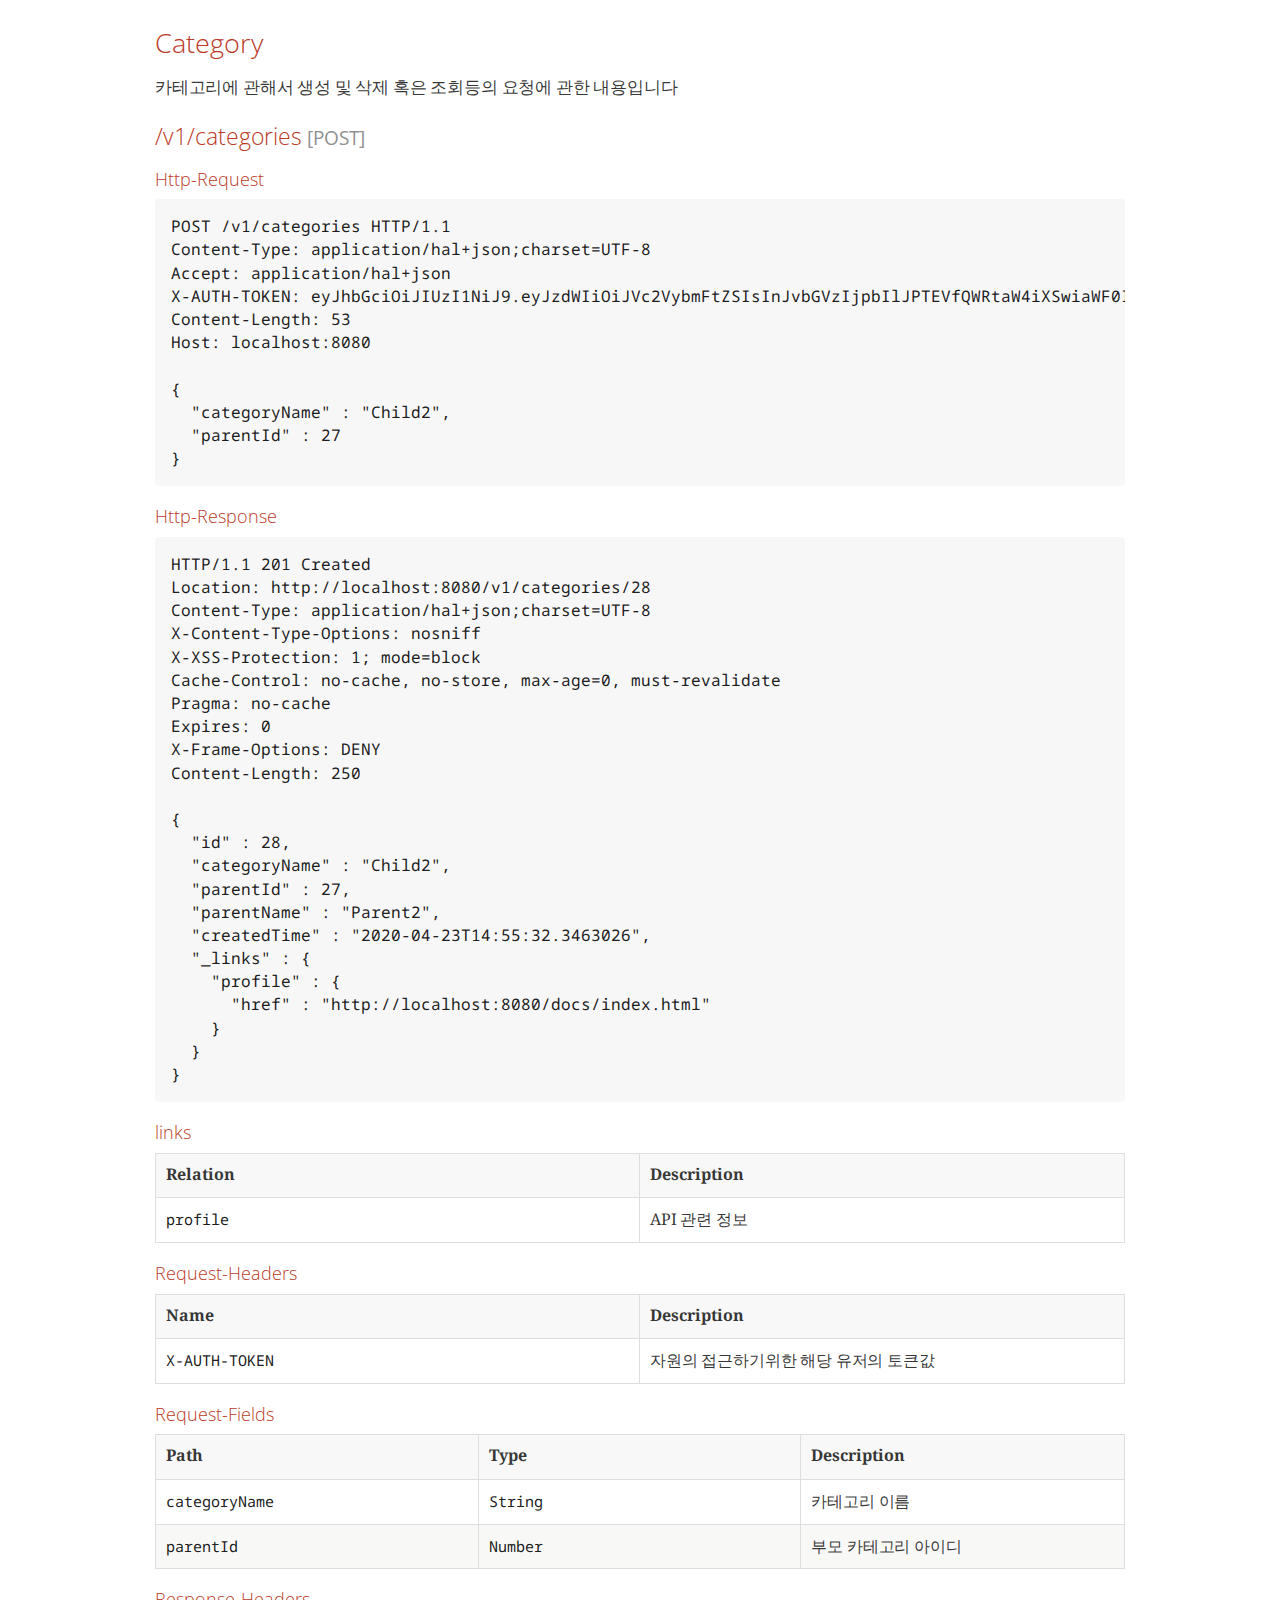
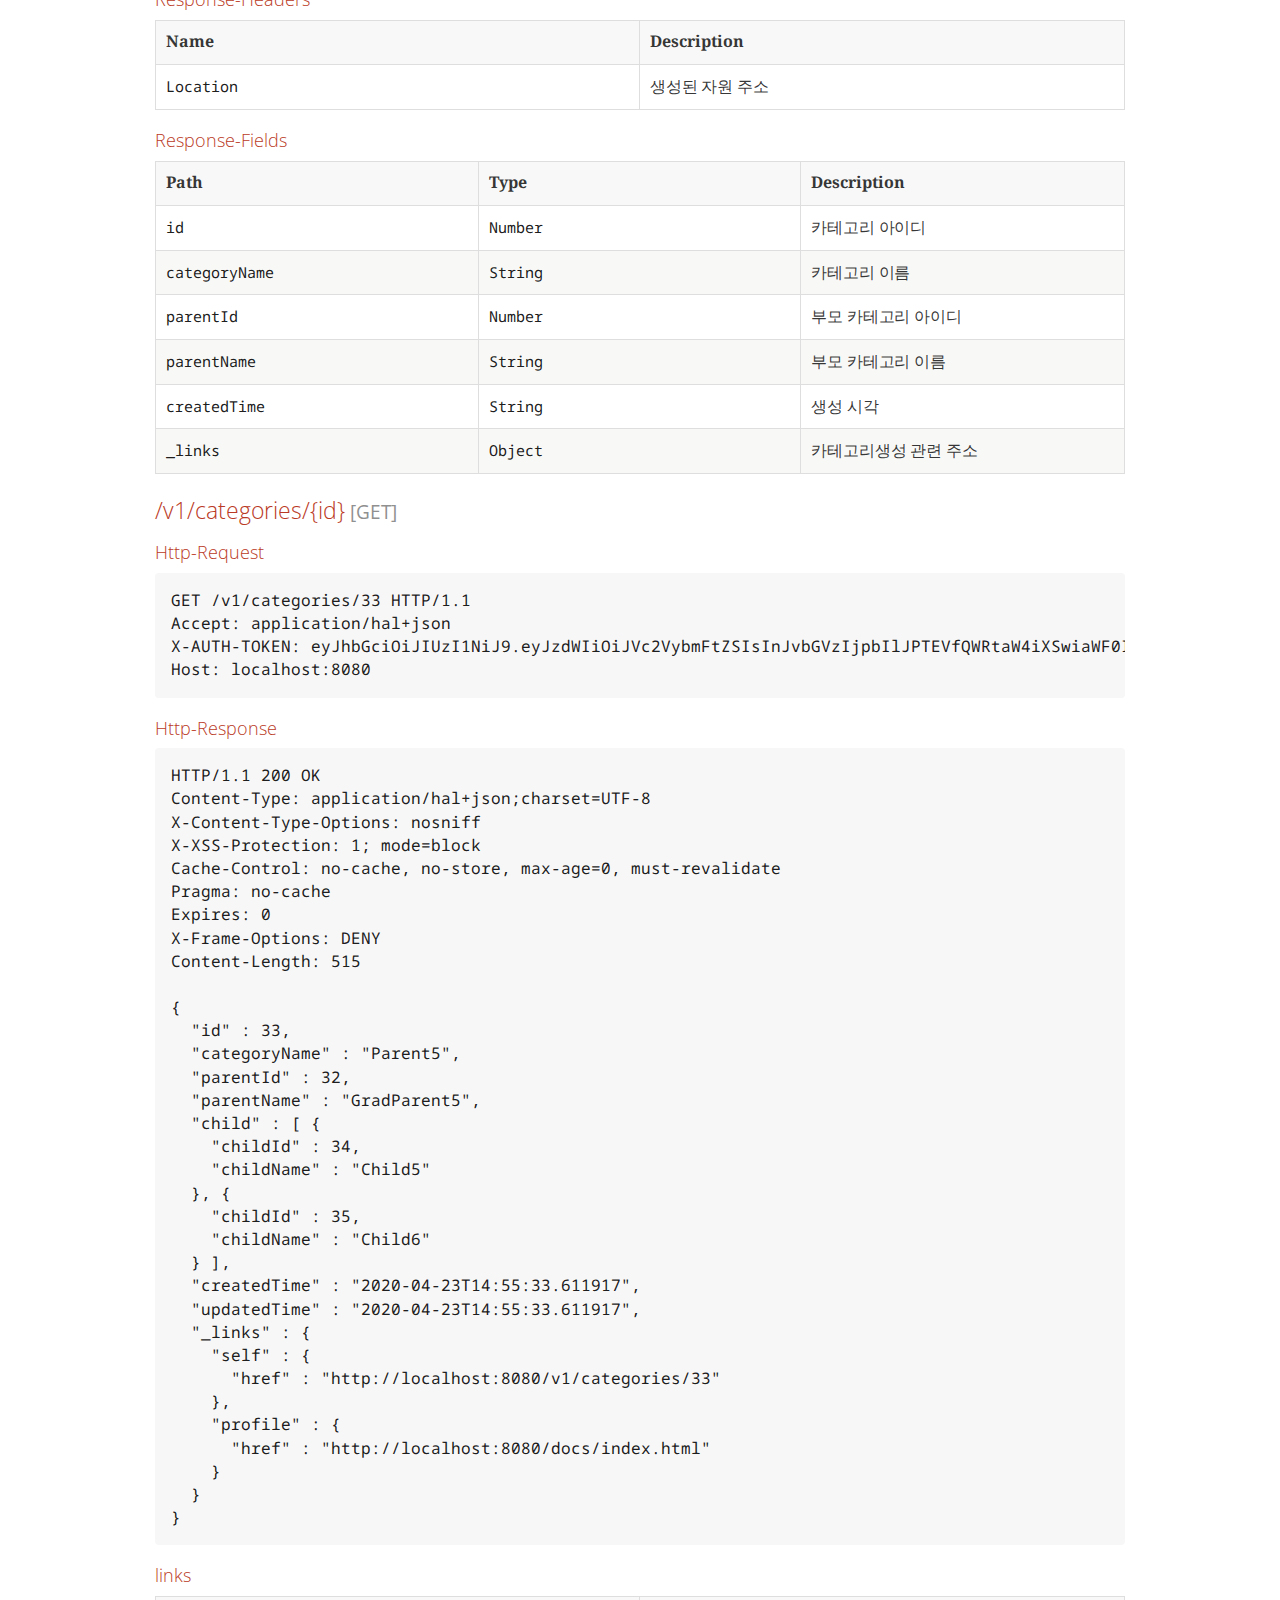
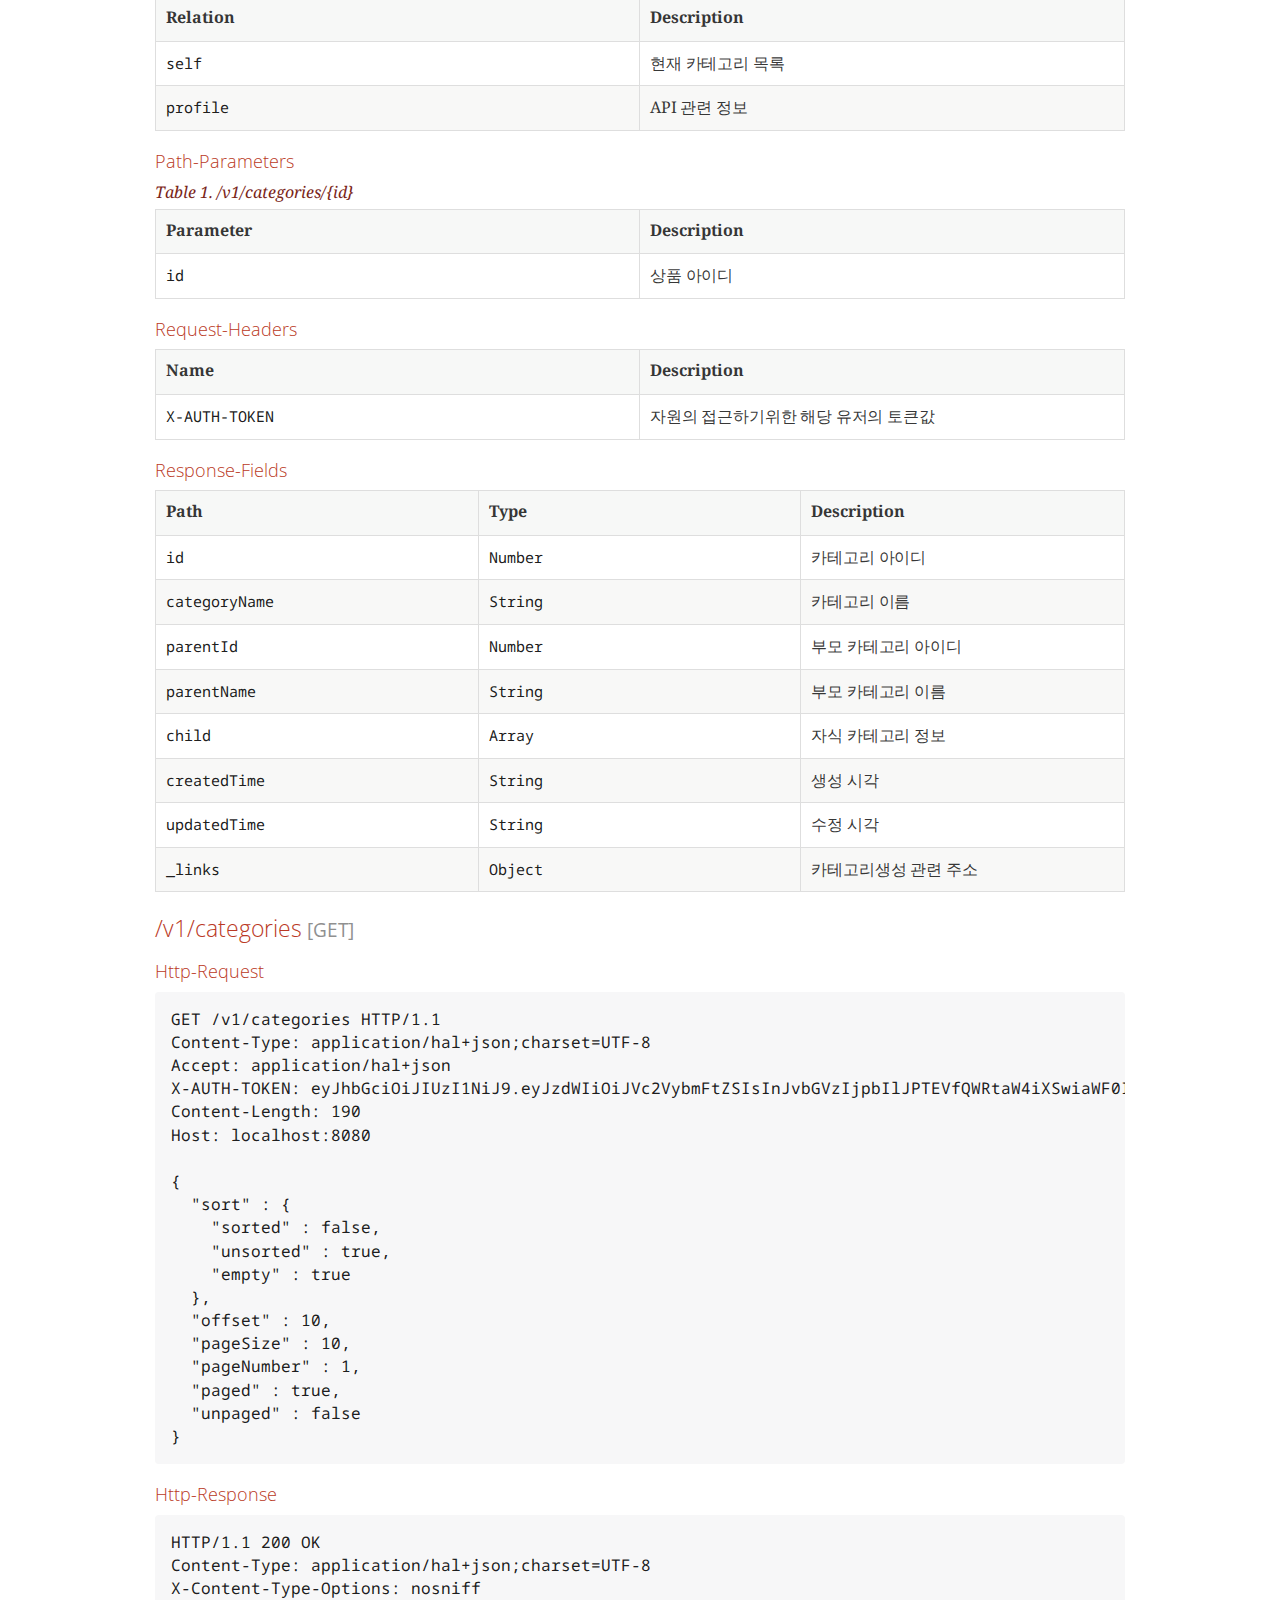
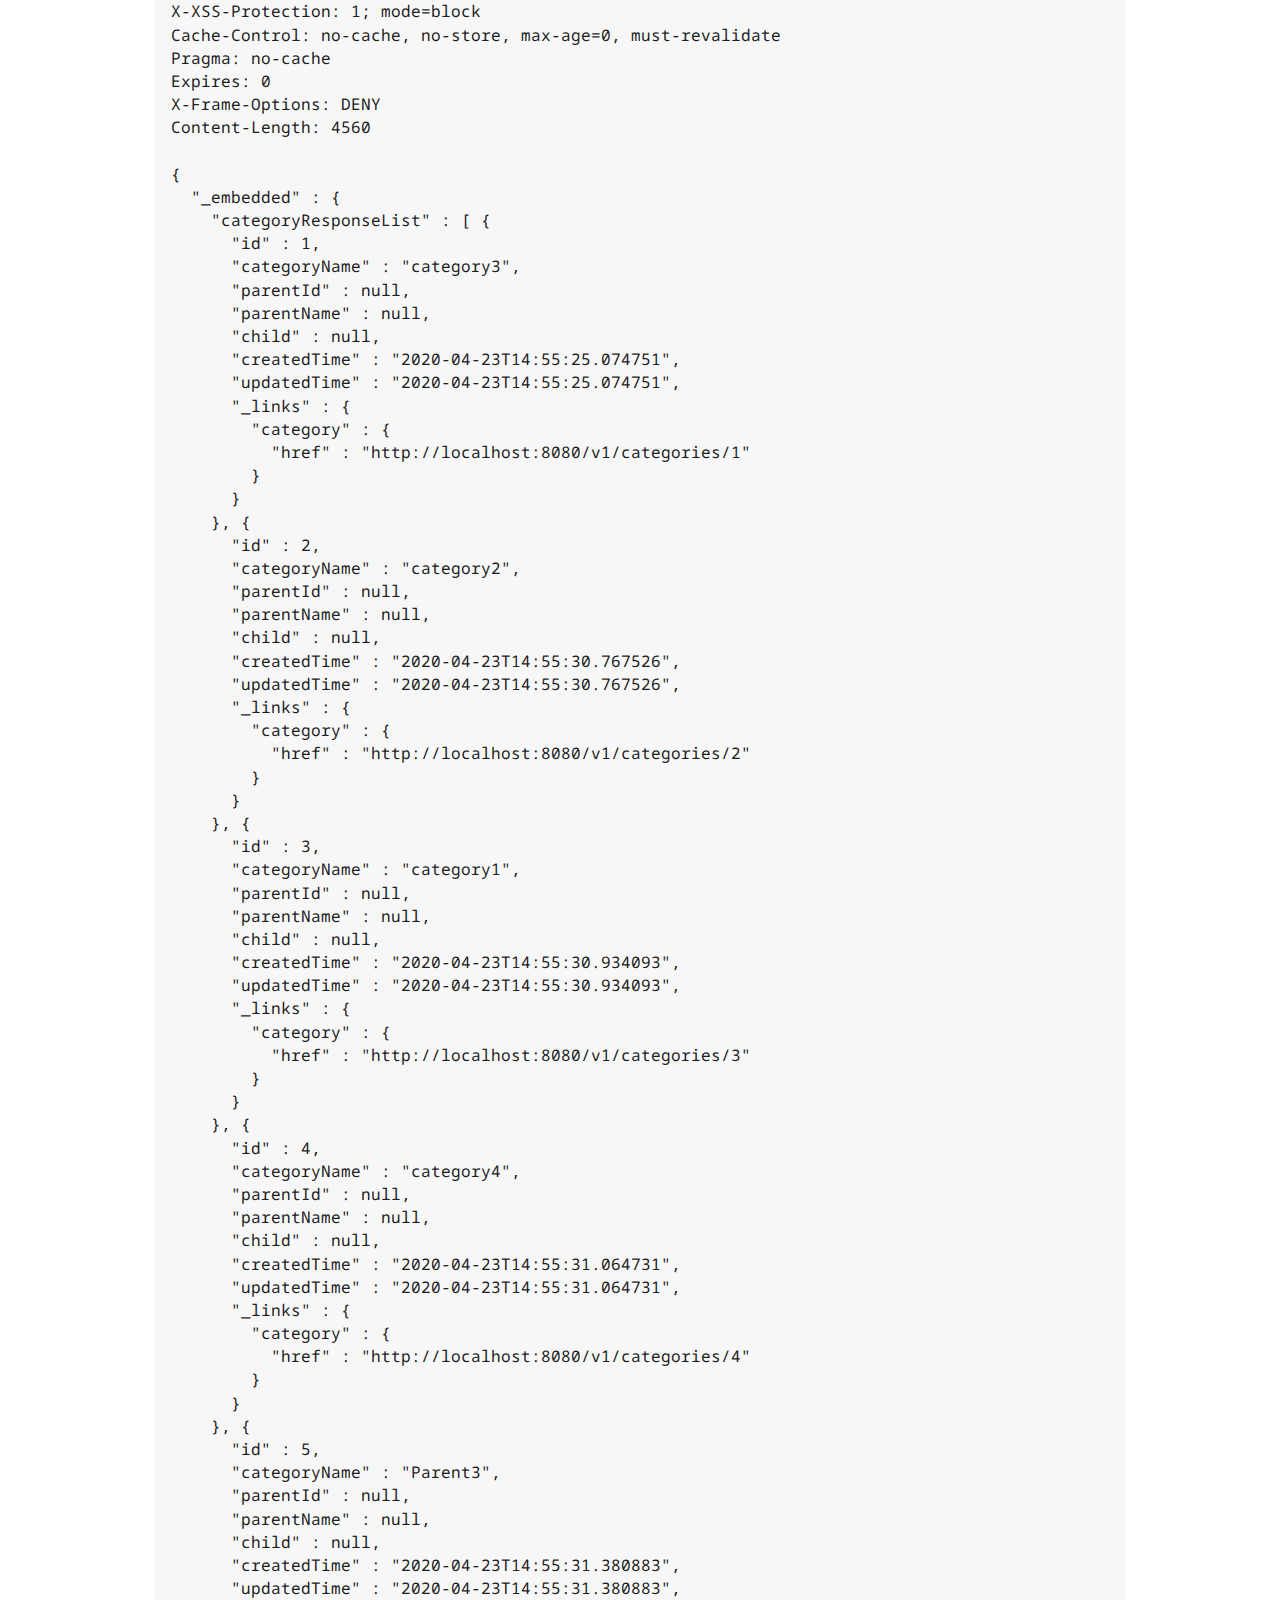
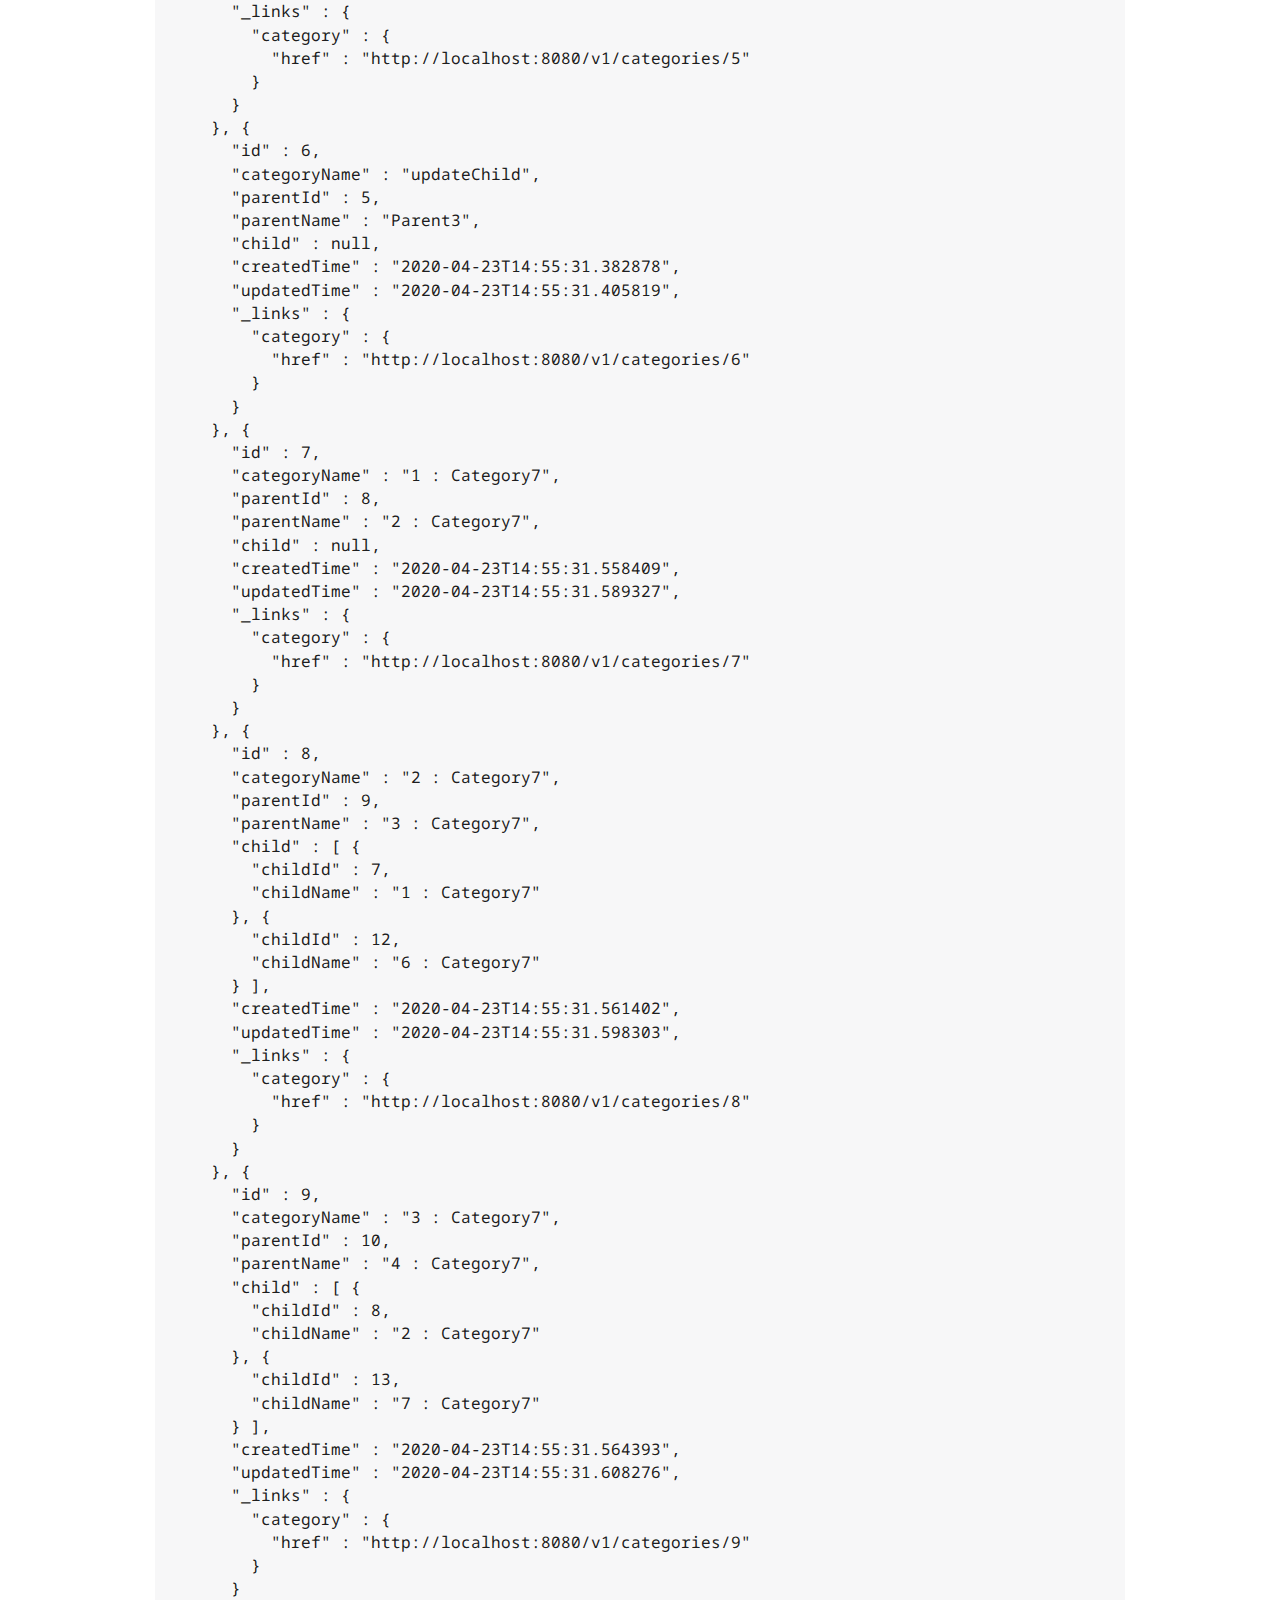
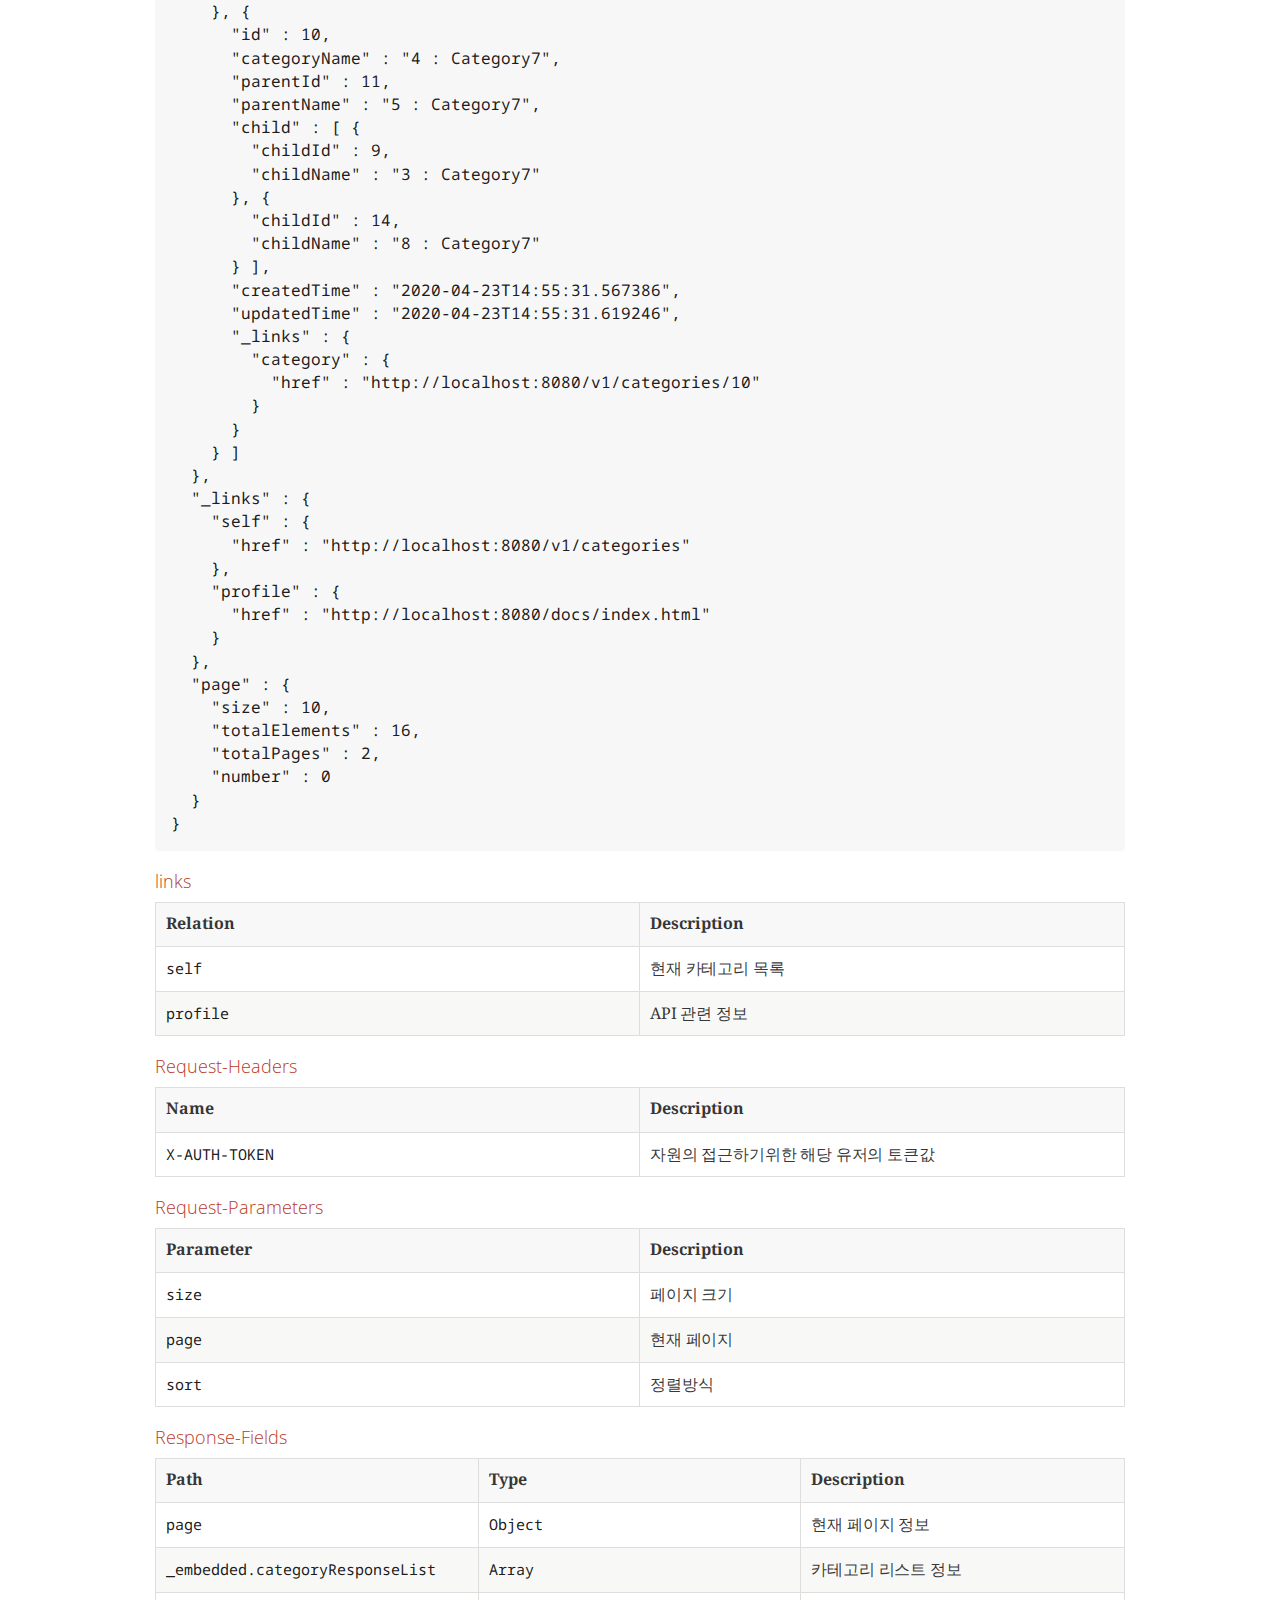
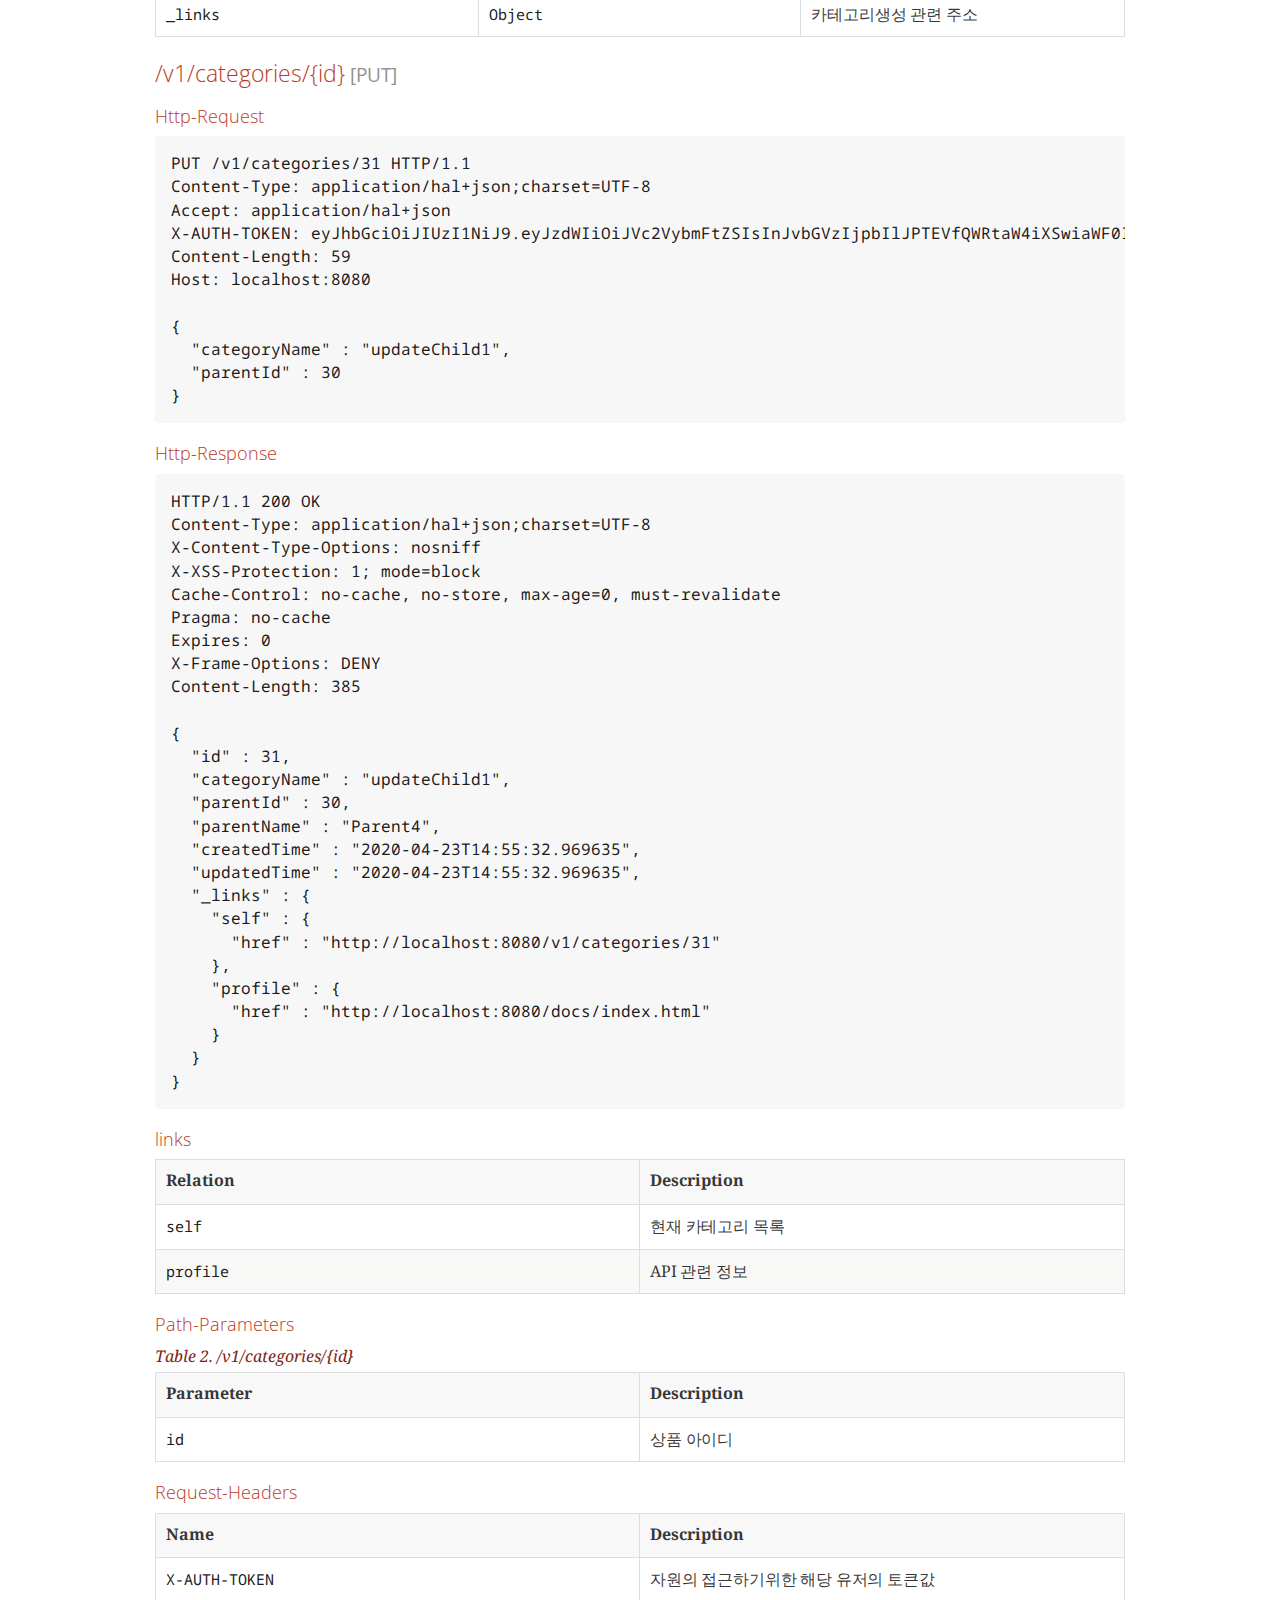
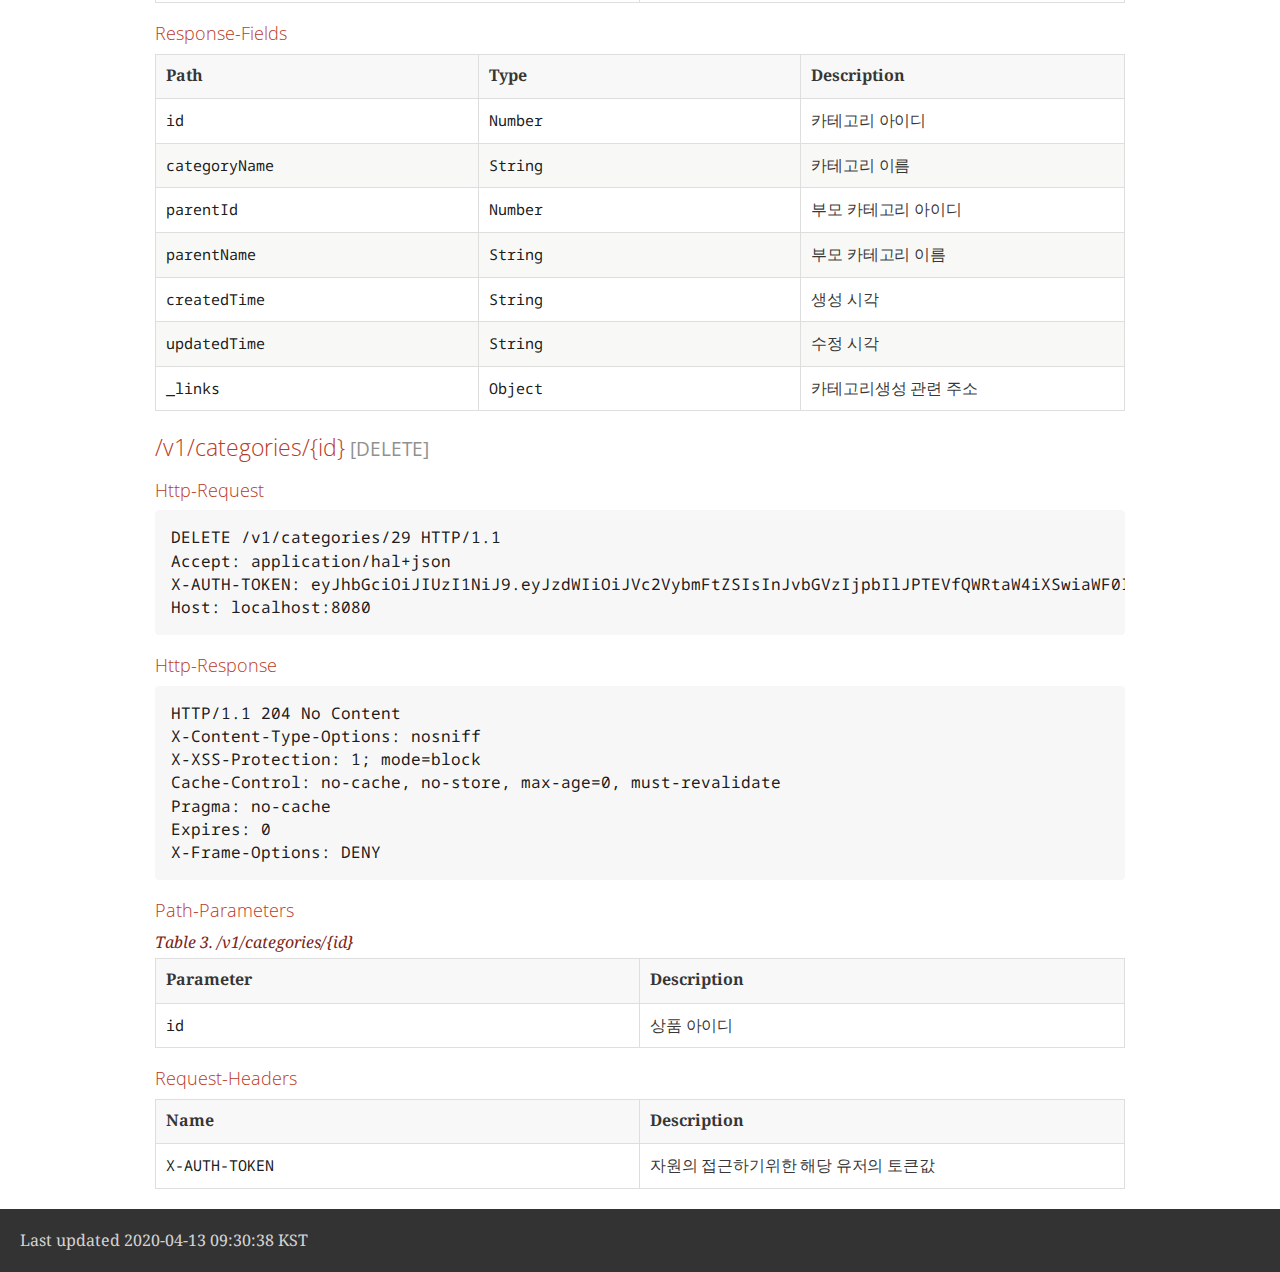
<file: src/main/resources/static/docs/resources/resources-category.html>
<!DOCTYPE html>
<html lang="en">
<head>
<meta charset="UTF-8">
<!--[if IE]><meta http-equiv="X-UA-Compatible" content="IE=edge"><![endif]-->
<meta name="viewport" content="width=device-width, initial-scale=1.0">
<meta name="generator" content="Asciidoctor 1.5.6.1">
<title>Category</title>
<link rel="stylesheet" href="https://fonts.googleapis.com/css?family=Open+Sans:300,300italic,400,400italic,600,600italic%7CNoto+Serif:400,400italic,700,700italic%7CDroid+Sans+Mono:400,700">
<style>
/* Asciidoctor default stylesheet | MIT License | http://asciidoctor.org */
/* Remove comment around @import statement below when using as a custom stylesheet */
/*@import "https://fonts.googleapis.com/css?family=Open+Sans:300,300italic,400,400italic,600,600italic%7CNoto+Serif:400,400italic,700,700italic%7CDroid+Sans+Mono:400,700";*/
article,aside,details,figcaption,figure,footer,header,hgroup,main,nav,section,summary{display:block}
audio,canvas,video{display:inline-block}
audio:not([controls]){display:none;height:0}
[hidden],template{display:none}
script{display:none!important}
html{font-family:sans-serif;-ms-text-size-adjust:100%;-webkit-text-size-adjust:100%}
a{background:transparent}
a:focus{outline:thin dotted}
a:active,a:hover{outline:0}
h1{font-size:2em;margin:.67em 0}
abbr[title]{border-bottom:1px dotted}
b,strong{font-weight:bold}
dfn{font-style:italic}
hr{-moz-box-sizing:content-box;box-sizing:content-box;height:0}
mark{background:#ff0;color:#000}
code,kbd,pre,samp{font-family:monospace;font-size:1em}
pre{white-space:pre-wrap}
q{quotes:"\201C" "\201D" "\2018" "\2019"}
small{font-size:80%}
sub,sup{font-size:75%;line-height:0;position:relative;vertical-align:baseline}
sup{top:-.5em}
sub{bottom:-.25em}
img{border:0}
svg:not(:root){overflow:hidden}
figure{margin:0}
fieldset{border:1px solid silver;margin:0 2px;padding:.35em .625em .75em}
legend{border:0;padding:0}
button,input,select,textarea{font-family:inherit;font-size:100%;margin:0}
button,input{line-height:normal}
button,select{text-transform:none}
button,html input[type="button"],input[type="reset"],input[type="submit"]{-webkit-appearance:button;cursor:pointer}
button[disabled],html input[disabled]{cursor:default}
input[type="checkbox"],input[type="radio"]{box-sizing:border-box;padding:0}
input[type="search"]{-webkit-appearance:textfield;-moz-box-sizing:content-box;-webkit-box-sizing:content-box;box-sizing:content-box}
input[type="search"]::-webkit-search-cancel-button,input[type="search"]::-webkit-search-decoration{-webkit-appearance:none}
button::-moz-focus-inner,input::-moz-focus-inner{border:0;padding:0}
textarea{overflow:auto;vertical-align:top}
table{border-collapse:collapse;border-spacing:0}
*,*:before,*:after{-moz-box-sizing:border-box;-webkit-box-sizing:border-box;box-sizing:border-box}
html,body{font-size:100%}
body{background:#fff;color:rgba(0,0,0,.8);padding:0;margin:0;font-family:"Noto Serif","DejaVu Serif",serif;font-weight:400;font-style:normal;line-height:1;position:relative;cursor:auto;tab-size:4;-moz-osx-font-smoothing:grayscale;-webkit-font-smoothing:antialiased}
a:hover{cursor:pointer}
img,object,embed{max-width:100%;height:auto}
object,embed{height:100%}
img{-ms-interpolation-mode:bicubic}
.left{float:left!important}
.right{float:right!important}
.text-left{text-align:left!important}
.text-right{text-align:right!important}
.text-center{text-align:center!important}
.text-justify{text-align:justify!important}
.hide{display:none}
img,object,svg{display:inline-block;vertical-align:middle}
textarea{height:auto;min-height:50px}
select{width:100%}
.center{margin-left:auto;margin-right:auto}
.spread{width:100%}
p.lead,.paragraph.lead>p,#preamble>.sectionbody>.paragraph:first-of-type p{font-size:1.21875em;line-height:1.6}
.subheader,.admonitionblock td.content>.title,.audioblock>.title,.exampleblock>.title,.imageblock>.title,.listingblock>.title,.literalblock>.title,.stemblock>.title,.openblock>.title,.paragraph>.title,.quoteblock>.title,table.tableblock>.title,.verseblock>.title,.videoblock>.title,.dlist>.title,.olist>.title,.ulist>.title,.qlist>.title,.hdlist>.title{line-height:1.45;color:#7a2518;font-weight:400;margin-top:0;margin-bottom:.25em}
div,dl,dt,dd,ul,ol,li,h1,h2,h3,#toctitle,.sidebarblock>.content>.title,h4,h5,h6,pre,form,p,blockquote,th,td{margin:0;padding:0;direction:ltr}
a{color:#2156a5;text-decoration:underline;line-height:inherit}
a:hover,a:focus{color:#1d4b8f}
a img{border:none}
p{font-family:inherit;font-weight:400;font-size:1em;line-height:1.6;margin-bottom:1.25em;text-rendering:optimizeLegibility}
p aside{font-size:.875em;line-height:1.35;font-style:italic}
h1,h2,h3,#toctitle,.sidebarblock>.content>.title,h4,h5,h6{font-family:"Open Sans","DejaVu Sans",sans-serif;font-weight:300;font-style:normal;color:#ba3925;text-rendering:optimizeLegibility;margin-top:1em;margin-bottom:.5em;line-height:1.0125em}
h1 small,h2 small,h3 small,#toctitle small,.sidebarblock>.content>.title small,h4 small,h5 small,h6 small{font-size:60%;color:#e99b8f;line-height:0}
h1{font-size:2.125em}
h2{font-size:1.6875em}
h3,#toctitle,.sidebarblock>.content>.title{font-size:1.375em}
h4,h5{font-size:1.125em}
h6{font-size:1em}
hr{border:solid #ddddd8;border-width:1px 0 0;clear:both;margin:1.25em 0 1.1875em;height:0}
em,i{font-style:italic;line-height:inherit}
strong,b{font-weight:bold;line-height:inherit}
small{font-size:60%;line-height:inherit}
code{font-family:"Droid Sans Mono","DejaVu Sans Mono",monospace;font-weight:400;color:rgba(0,0,0,.9)}
ul,ol,dl{font-size:1em;line-height:1.6;margin-bottom:1.25em;list-style-position:outside;font-family:inherit}
ul,ol{margin-left:1.5em}
ul li ul,ul li ol{margin-left:1.25em;margin-bottom:0;font-size:1em}
ul.square li ul,ul.circle li ul,ul.disc li ul{list-style:inherit}
ul.square{list-style-type:square}
ul.circle{list-style-type:circle}
ul.disc{list-style-type:disc}
ol li ul,ol li ol{margin-left:1.25em;margin-bottom:0}
dl dt{margin-bottom:.3125em;font-weight:bold}
dl dd{margin-bottom:1.25em}
abbr,acronym{text-transform:uppercase;font-size:90%;color:rgba(0,0,0,.8);border-bottom:1px dotted #ddd;cursor:help}
abbr{text-transform:none}
blockquote{margin:0 0 1.25em;padding:.5625em 1.25em 0 1.1875em;border-left:1px solid #ddd}
blockquote cite{display:block;font-size:.9375em;color:rgba(0,0,0,.6)}
blockquote cite:before{content:"\2014 \0020"}
blockquote cite a,blockquote cite a:visited{color:rgba(0,0,0,.6)}
blockquote,blockquote p{line-height:1.6;color:rgba(0,0,0,.85)}
@media only screen and (min-width:768px){h1,h2,h3,#toctitle,.sidebarblock>.content>.title,h4,h5,h6{line-height:1.2}
h1{font-size:2.75em}
h2{font-size:2.3125em}
h3,#toctitle,.sidebarblock>.content>.title{font-size:1.6875em}
h4{font-size:1.4375em}}
table{background:#fff;margin-bottom:1.25em;border:solid 1px #dedede}
table thead,table tfoot{background:#f7f8f7;font-weight:bold}
table thead tr th,table thead tr td,table tfoot tr th,table tfoot tr td{padding:.5em .625em .625em;font-size:inherit;color:rgba(0,0,0,.8);text-align:left}
table tr th,table tr td{padding:.5625em .625em;font-size:inherit;color:rgba(0,0,0,.8)}
table tr.even,table tr.alt,table tr:nth-of-type(even){background:#f8f8f7}
table thead tr th,table tfoot tr th,table tbody tr td,table tr td,table tfoot tr td{display:table-cell;line-height:1.6}
h1,h2,h3,#toctitle,.sidebarblock>.content>.title,h4,h5,h6{line-height:1.2;word-spacing:-.05em}
h1 strong,h2 strong,h3 strong,#toctitle strong,.sidebarblock>.content>.title strong,h4 strong,h5 strong,h6 strong{font-weight:400}
.clearfix:before,.clearfix:after,.float-group:before,.float-group:after{content:" ";display:table}
.clearfix:after,.float-group:after{clear:both}
*:not(pre)>code{font-size:.9375em;font-style:normal!important;letter-spacing:0;padding:.1em .5ex;word-spacing:-.15em;background-color:#f7f7f8;-webkit-border-radius:4px;border-radius:4px;line-height:1.45;text-rendering:optimizeSpeed;word-wrap:break-word}
*:not(pre)>code.nobreak{word-wrap:normal}
*:not(pre)>code.nowrap{white-space:nowrap}
pre,pre>code{line-height:1.45;color:rgba(0,0,0,.9);font-family:"Droid Sans Mono","DejaVu Sans Mono",monospace;font-weight:400;text-rendering:optimizeSpeed}
em em{font-style:normal}
strong strong{font-weight:400}
.keyseq{color:rgba(51,51,51,.8)}
kbd{font-family:"Droid Sans Mono","DejaVu Sans Mono",monospace;display:inline-block;color:rgba(0,0,0,.8);font-size:.65em;line-height:1.45;background-color:#f7f7f7;border:1px solid #ccc;-webkit-border-radius:3px;border-radius:3px;-webkit-box-shadow:0 1px 0 rgba(0,0,0,.2),0 0 0 .1em white inset;box-shadow:0 1px 0 rgba(0,0,0,.2),0 0 0 .1em #fff inset;margin:0 .15em;padding:.2em .5em;vertical-align:middle;position:relative;top:-.1em;white-space:nowrap}
.keyseq kbd:first-child{margin-left:0}
.keyseq kbd:last-child{margin-right:0}
.menuseq,.menuref{color:#000}
.menuseq b:not(.caret),.menuref{font-weight:inherit}
.menuseq{word-spacing:-.02em}
.menuseq b.caret{font-size:1.25em;line-height:.8}
.menuseq i.caret{font-weight:bold;text-align:center;width:.45em}
b.button:before,b.button:after{position:relative;top:-1px;font-weight:400}
b.button:before{content:"[";padding:0 3px 0 2px}
b.button:after{content:"]";padding:0 2px 0 3px}
p a>code:hover{color:rgba(0,0,0,.9)}
#header,#content,#footnotes,#footer{width:100%;margin-left:auto;margin-right:auto;margin-top:0;margin-bottom:0;max-width:62.5em;*zoom:1;position:relative;padding-left:.9375em;padding-right:.9375em}
#header:before,#header:after,#content:before,#content:after,#footnotes:before,#footnotes:after,#footer:before,#footer:after{content:" ";display:table}
#header:after,#content:after,#footnotes:after,#footer:after{clear:both}
#content{margin-top:1.25em}
#content:before{content:none}
#header>h1:first-child{color:rgba(0,0,0,.85);margin-top:2.25rem;margin-bottom:0}
#header>h1:first-child+#toc{margin-top:8px;border-top:1px solid #ddddd8}
#header>h1:only-child,body.toc2 #header>h1:nth-last-child(2){border-bottom:1px solid #ddddd8;padding-bottom:8px}
#header .details{border-bottom:1px solid #ddddd8;line-height:1.45;padding-top:.25em;padding-bottom:.25em;padding-left:.25em;color:rgba(0,0,0,.6);display:-ms-flexbox;display:-webkit-flex;display:flex;-ms-flex-flow:row wrap;-webkit-flex-flow:row wrap;flex-flow:row wrap}
#header .details span:first-child{margin-left:-.125em}
#header .details span.email a{color:rgba(0,0,0,.85)}
#header .details br{display:none}
#header .details br+span:before{content:"\00a0\2013\00a0"}
#header .details br+span.author:before{content:"\00a0\22c5\00a0";color:rgba(0,0,0,.85)}
#header .details br+span#revremark:before{content:"\00a0|\00a0"}
#header #revnumber{text-transform:capitalize}
#header #revnumber:after{content:"\00a0"}
#content>h1:first-child:not([class]){color:rgba(0,0,0,.85);border-bottom:1px solid #ddddd8;padding-bottom:8px;margin-top:0;padding-top:1rem;margin-bottom:1.25rem}
#toc{border-bottom:1px solid #efefed;padding-bottom:.5em}
#toc>ul{margin-left:.125em}
#toc ul.sectlevel0>li>a{font-style:italic}
#toc ul.sectlevel0 ul.sectlevel1{margin:.5em 0}
#toc ul{font-family:"Open Sans","DejaVu Sans",sans-serif;list-style-type:none}
#toc li{line-height:1.3334;margin-top:.3334em}
#toc a{text-decoration:none}
#toc a:active{text-decoration:underline}
#toctitle{color:#7a2518;font-size:1.2em}
@media only screen and (min-width:768px){#toctitle{font-size:1.375em}
body.toc2{padding-left:15em;padding-right:0}
#toc.toc2{margin-top:0!important;background-color:#f8f8f7;position:fixed;width:15em;left:0;top:0;border-right:1px solid #efefed;border-top-width:0!important;border-bottom-width:0!important;z-index:1000;padding:1.25em 1em;height:100%;overflow:auto}
#toc.toc2 #toctitle{margin-top:0;margin-bottom:.8rem;font-size:1.2em}
#toc.toc2>ul{font-size:.9em;margin-bottom:0}
#toc.toc2 ul ul{margin-left:0;padding-left:1em}
#toc.toc2 ul.sectlevel0 ul.sectlevel1{padding-left:0;margin-top:.5em;margin-bottom:.5em}
body.toc2.toc-right{padding-left:0;padding-right:15em}
body.toc2.toc-right #toc.toc2{border-right-width:0;border-left:1px solid #efefed;left:auto;right:0}}
@media only screen and (min-width:1280px){body.toc2{padding-left:20em;padding-right:0}
#toc.toc2{width:20em}
#toc.toc2 #toctitle{font-size:1.375em}
#toc.toc2>ul{font-size:.95em}
#toc.toc2 ul ul{padding-left:1.25em}
body.toc2.toc-right{padding-left:0;padding-right:20em}}
#content #toc{border-style:solid;border-width:1px;border-color:#e0e0dc;margin-bottom:1.25em;padding:1.25em;background:#f8f8f7;-webkit-border-radius:4px;border-radius:4px}
#content #toc>:first-child{margin-top:0}
#content #toc>:last-child{margin-bottom:0}
#footer{max-width:100%;background-color:rgba(0,0,0,.8);padding:1.25em}
#footer-text{color:rgba(255,255,255,.8);line-height:1.44}
.sect1{padding-bottom:.625em}
@media only screen and (min-width:768px){.sect1{padding-bottom:1.25em}}
.sect1+.sect1{border-top:1px solid #efefed}
#content h1>a.anchor,h2>a.anchor,h3>a.anchor,#toctitle>a.anchor,.sidebarblock>.content>.title>a.anchor,h4>a.anchor,h5>a.anchor,h6>a.anchor{position:absolute;z-index:1001;width:1.5ex;margin-left:-1.5ex;display:block;text-decoration:none!important;visibility:hidden;text-align:center;font-weight:400}
#content h1>a.anchor:before,h2>a.anchor:before,h3>a.anchor:before,#toctitle>a.anchor:before,.sidebarblock>.content>.title>a.anchor:before,h4>a.anchor:before,h5>a.anchor:before,h6>a.anchor:before{content:"\00A7";font-size:.85em;display:block;padding-top:.1em}
#content h1:hover>a.anchor,#content h1>a.anchor:hover,h2:hover>a.anchor,h2>a.anchor:hover,h3:hover>a.anchor,#toctitle:hover>a.anchor,.sidebarblock>.content>.title:hover>a.anchor,h3>a.anchor:hover,#toctitle>a.anchor:hover,.sidebarblock>.content>.title>a.anchor:hover,h4:hover>a.anchor,h4>a.anchor:hover,h5:hover>a.anchor,h5>a.anchor:hover,h6:hover>a.anchor,h6>a.anchor:hover{visibility:visible}
#content h1>a.link,h2>a.link,h3>a.link,#toctitle>a.link,.sidebarblock>.content>.title>a.link,h4>a.link,h5>a.link,h6>a.link{color:#ba3925;text-decoration:none}
#content h1>a.link:hover,h2>a.link:hover,h3>a.link:hover,#toctitle>a.link:hover,.sidebarblock>.content>.title>a.link:hover,h4>a.link:hover,h5>a.link:hover,h6>a.link:hover{color:#a53221}
.audioblock,.imageblock,.literalblock,.listingblock,.stemblock,.videoblock{margin-bottom:1.25em}
.admonitionblock td.content>.title,.audioblock>.title,.exampleblock>.title,.imageblock>.title,.listingblock>.title,.literalblock>.title,.stemblock>.title,.openblock>.title,.paragraph>.title,.quoteblock>.title,table.tableblock>.title,.verseblock>.title,.videoblock>.title,.dlist>.title,.olist>.title,.ulist>.title,.qlist>.title,.hdlist>.title{text-rendering:optimizeLegibility;text-align:left;font-family:"Noto Serif","DejaVu Serif",serif;font-size:1rem;font-style:italic}
table.tableblock>caption.title{white-space:nowrap;overflow:visible;max-width:0}
.paragraph.lead>p,#preamble>.sectionbody>.paragraph:first-of-type p{color:rgba(0,0,0,.85)}
table.tableblock #preamble>.sectionbody>.paragraph:first-of-type p{font-size:inherit}
.admonitionblock>table{border-collapse:separate;border:0;background:none;width:100%}
.admonitionblock>table td.icon{text-align:center;width:80px}
.admonitionblock>table td.icon img{max-width:initial}
.admonitionblock>table td.icon .title{font-weight:bold;font-family:"Open Sans","DejaVu Sans",sans-serif;text-transform:uppercase}
.admonitionblock>table td.content{padding-left:1.125em;padding-right:1.25em;border-left:1px solid #ddddd8;color:rgba(0,0,0,.6)}
.admonitionblock>table td.content>:last-child>:last-child{margin-bottom:0}
.exampleblock>.content{border-style:solid;border-width:1px;border-color:#e6e6e6;margin-bottom:1.25em;padding:1.25em;background:#fff;-webkit-border-radius:4px;border-radius:4px}
.exampleblock>.content>:first-child{margin-top:0}
.exampleblock>.content>:last-child{margin-bottom:0}
.sidebarblock{border-style:solid;border-width:1px;border-color:#e0e0dc;margin-bottom:1.25em;padding:1.25em;background:#f8f8f7;-webkit-border-radius:4px;border-radius:4px}
.sidebarblock>:first-child{margin-top:0}
.sidebarblock>:last-child{margin-bottom:0}
.sidebarblock>.content>.title{color:#7a2518;margin-top:0;text-align:center}
.exampleblock>.content>:last-child>:last-child,.exampleblock>.content .olist>ol>li:last-child>:last-child,.exampleblock>.content .ulist>ul>li:last-child>:last-child,.exampleblock>.content .qlist>ol>li:last-child>:last-child,.sidebarblock>.content>:last-child>:last-child,.sidebarblock>.content .olist>ol>li:last-child>:last-child,.sidebarblock>.content .ulist>ul>li:last-child>:last-child,.sidebarblock>.content .qlist>ol>li:last-child>:last-child{margin-bottom:0}
.literalblock pre,.listingblock pre:not(.highlight),.listingblock pre[class="highlight"],.listingblock pre[class^="highlight "],.listingblock pre.CodeRay,.listingblock pre.prettyprint{background:#f7f7f8}
.sidebarblock .literalblock pre,.sidebarblock .listingblock pre:not(.highlight),.sidebarblock .listingblock pre[class="highlight"],.sidebarblock .listingblock pre[class^="highlight "],.sidebarblock .listingblock pre.CodeRay,.sidebarblock .listingblock pre.prettyprint{background:#f2f1f1}
.literalblock pre,.literalblock pre[class],.listingblock pre,.listingblock pre[class]{-webkit-border-radius:4px;border-radius:4px;word-wrap:break-word;padding:1em;font-size:.8125em}
.literalblock pre.nowrap,.literalblock pre[class].nowrap,.listingblock pre.nowrap,.listingblock pre[class].nowrap{overflow-x:auto;white-space:pre;word-wrap:normal}
@media only screen and (min-width:768px){.literalblock pre,.literalblock pre[class],.listingblock pre,.listingblock pre[class]{font-size:.90625em}}
@media only screen and (min-width:1280px){.literalblock pre,.literalblock pre[class],.listingblock pre,.listingblock pre[class]{font-size:1em}}
.literalblock.output pre{color:#f7f7f8;background-color:rgba(0,0,0,.9)}
.listingblock pre.highlightjs{padding:0}
.listingblock pre.highlightjs>code{padding:1em;-webkit-border-radius:4px;border-radius:4px}
.listingblock pre.prettyprint{border-width:0}
.listingblock>.content{position:relative}
.listingblock code[data-lang]:before{display:none;content:attr(data-lang);position:absolute;font-size:.75em;top:.425rem;right:.5rem;line-height:1;text-transform:uppercase;color:#999}
.listingblock:hover code[data-lang]:before{display:block}
.listingblock.terminal pre .command:before{content:attr(data-prompt);padding-right:.5em;color:#999}
.listingblock.terminal pre .command:not([data-prompt]):before{content:"$"}
table.pyhltable{border-collapse:separate;border:0;margin-bottom:0;background:none}
table.pyhltable td{vertical-align:top;padding-top:0;padding-bottom:0;line-height:1.45}
table.pyhltable td.code{padding-left:.75em;padding-right:0}
pre.pygments .lineno,table.pyhltable td:not(.code){color:#999;padding-left:0;padding-right:.5em;border-right:1px solid #ddddd8}
pre.pygments .lineno{display:inline-block;margin-right:.25em}
table.pyhltable .linenodiv{background:none!important;padding-right:0!important}
.quoteblock{margin:0 1em 1.25em 1.5em;display:table}
.quoteblock>.title{margin-left:-1.5em;margin-bottom:.75em}
.quoteblock blockquote,.quoteblock blockquote p{color:rgba(0,0,0,.85);font-size:1.15rem;line-height:1.75;word-spacing:.1em;letter-spacing:0;font-style:italic;text-align:justify}
.quoteblock blockquote{margin:0;padding:0;border:0}
.quoteblock blockquote:before{content:"\201c";float:left;font-size:2.75em;font-weight:bold;line-height:.6em;margin-left:-.6em;color:#7a2518;text-shadow:0 1px 2px rgba(0,0,0,.1)}
.quoteblock blockquote>.paragraph:last-child p{margin-bottom:0}
.quoteblock .attribution{margin-top:.5em;margin-right:.5ex;text-align:right}
.quoteblock .quoteblock{margin-left:0;margin-right:0;padding:.5em 0;border-left:3px solid rgba(0,0,0,.6)}
.quoteblock .quoteblock blockquote{padding:0 0 0 .75em}
.quoteblock .quoteblock blockquote:before{display:none}
.verseblock{margin:0 1em 1.25em 1em}
.verseblock pre{font-family:"Open Sans","DejaVu Sans",sans;font-size:1.15rem;color:rgba(0,0,0,.85);font-weight:300;text-rendering:optimizeLegibility}
.verseblock pre strong{font-weight:400}
.verseblock .attribution{margin-top:1.25rem;margin-left:.5ex}
.quoteblock .attribution,.verseblock .attribution{font-size:.9375em;line-height:1.45;font-style:italic}
.quoteblock .attribution br,.verseblock .attribution br{display:none}
.quoteblock .attribution cite,.verseblock .attribution cite{display:block;letter-spacing:-.025em;color:rgba(0,0,0,.6)}
.quoteblock.abstract{margin:0 0 1.25em 0;display:block}
.quoteblock.abstract blockquote,.quoteblock.abstract blockquote p{text-align:left;word-spacing:0}
.quoteblock.abstract blockquote:before,.quoteblock.abstract blockquote p:first-of-type:before{display:none}
table.tableblock{max-width:100%;border-collapse:separate}
table.tableblock td>.paragraph:last-child p>p:last-child,table.tableblock th>p:last-child,table.tableblock td>p:last-child{margin-bottom:0}
table.tableblock,th.tableblock,td.tableblock{border:0 solid #dedede}
table.grid-all>thead>tr>.tableblock,table.grid-all>tbody>tr>.tableblock{border-width:0 1px 1px 0}
table.grid-all>tfoot>tr>.tableblock{border-width:1px 1px 0 0}
table.grid-cols>*>tr>.tableblock{border-width:0 1px 0 0}
table.grid-rows>thead>tr>.tableblock,table.grid-rows>tbody>tr>.tableblock{border-width:0 0 1px 0}
table.grid-rows>tfoot>tr>.tableblock{border-width:1px 0 0 0}
table.grid-all>*>tr>.tableblock:last-child,table.grid-cols>*>tr>.tableblock:last-child{border-right-width:0}
table.grid-all>tbody>tr:last-child>.tableblock,table.grid-all>thead:last-child>tr>.tableblock,table.grid-rows>tbody>tr:last-child>.tableblock,table.grid-rows>thead:last-child>tr>.tableblock{border-bottom-width:0}
table.frame-all{border-width:1px}
table.frame-sides{border-width:0 1px}
table.frame-topbot{border-width:1px 0}
th.halign-left,td.halign-left{text-align:left}
th.halign-right,td.halign-right{text-align:right}
th.halign-center,td.halign-center{text-align:center}
th.valign-top,td.valign-top{vertical-align:top}
th.valign-bottom,td.valign-bottom{vertical-align:bottom}
th.valign-middle,td.valign-middle{vertical-align:middle}
table thead th,table tfoot th{font-weight:bold}
tbody tr th{display:table-cell;line-height:1.6;background:#f7f8f7}
tbody tr th,tbody tr th p,tfoot tr th,tfoot tr th p{color:rgba(0,0,0,.8);font-weight:bold}
p.tableblock>code:only-child{background:none;padding:0}
p.tableblock{font-size:1em}
td>div.verse{white-space:pre}
ol{margin-left:1.75em}
ul li ol{margin-left:1.5em}
dl dd{margin-left:1.125em}
dl dd:last-child,dl dd:last-child>:last-child{margin-bottom:0}
ol>li p,ul>li p,ul dd,ol dd,.olist .olist,.ulist .ulist,.ulist .olist,.olist .ulist{margin-bottom:.625em}
ul.checklist,ul.none,ol.none,ul.no-bullet,ol.no-bullet,ol.unnumbered,ul.unstyled,ol.unstyled{list-style-type:none}
ul.no-bullet,ol.no-bullet,ol.unnumbered{margin-left:.625em}
ul.unstyled,ol.unstyled{margin-left:0}
ul.checklist{margin-left:.625em}
ul.checklist li>p:first-child>.fa-square-o:first-child,ul.checklist li>p:first-child>.fa-check-square-o:first-child{width:1.25em;font-size:.8em;position:relative;bottom:.125em}
ul.checklist li>p:first-child>input[type="checkbox"]:first-child{margin-right:.25em}
ul.inline{margin:0 auto .625em auto;margin-left:-1.375em;margin-right:0;padding:0;list-style:none;overflow:hidden}
ul.inline>li{list-style:none;float:left;margin-left:1.375em;display:block}
ul.inline>li>*{display:block}
.unstyled dl dt{font-weight:400;font-style:normal}
ol.arabic{list-style-type:decimal}
ol.decimal{list-style-type:decimal-leading-zero}
ol.loweralpha{list-style-type:lower-alpha}
ol.upperalpha{list-style-type:upper-alpha}
ol.lowerroman{list-style-type:lower-roman}
ol.upperroman{list-style-type:upper-roman}
ol.lowergreek{list-style-type:lower-greek}
.hdlist>table,.colist>table{border:0;background:none}
.hdlist>table>tbody>tr,.colist>table>tbody>tr{background:none}
td.hdlist1,td.hdlist2{vertical-align:top;padding:0 .625em}
td.hdlist1{font-weight:bold;padding-bottom:1.25em}
.literalblock+.colist,.listingblock+.colist{margin-top:-.5em}
.colist>table tr>td:first-of-type{padding:.4em .75em 0 .75em;line-height:1;vertical-align:top}
.colist>table tr>td:first-of-type img{max-width:initial}
.colist>table tr>td:last-of-type{padding:.25em 0}
.thumb,.th{line-height:0;display:inline-block;border:solid 4px #fff;-webkit-box-shadow:0 0 0 1px #ddd;box-shadow:0 0 0 1px #ddd}
.imageblock.left,.imageblock[style*="float: left"]{margin:.25em .625em 1.25em 0}
.imageblock.right,.imageblock[style*="float: right"]{margin:.25em 0 1.25em .625em}
.imageblock>.title{margin-bottom:0}
.imageblock.thumb,.imageblock.th{border-width:6px}
.imageblock.thumb>.title,.imageblock.th>.title{padding:0 .125em}
.image.left,.image.right{margin-top:.25em;margin-bottom:.25em;display:inline-block;line-height:0}
.image.left{margin-right:.625em}
.image.right{margin-left:.625em}
a.image{text-decoration:none;display:inline-block}
a.image object{pointer-events:none}
sup.footnote,sup.footnoteref{font-size:.875em;position:static;vertical-align:super}
sup.footnote a,sup.footnoteref a{text-decoration:none}
sup.footnote a:active,sup.footnoteref a:active{text-decoration:underline}
#footnotes{padding-top:.75em;padding-bottom:.75em;margin-bottom:.625em}
#footnotes hr{width:20%;min-width:6.25em;margin:-.25em 0 .75em 0;border-width:1px 0 0 0}
#footnotes .footnote{padding:0 .375em 0 .225em;line-height:1.3334;font-size:.875em;margin-left:1.2em;text-indent:-1.05em;margin-bottom:.2em}
#footnotes .footnote a:first-of-type{font-weight:bold;text-decoration:none}
#footnotes .footnote:last-of-type{margin-bottom:0}
#content #footnotes{margin-top:-.625em;margin-bottom:0;padding:.75em 0}
.gist .file-data>table{border:0;background:#fff;width:100%;margin-bottom:0}
.gist .file-data>table td.line-data{width:99%}
div.unbreakable{page-break-inside:avoid}
.big{font-size:larger}
.small{font-size:smaller}
.underline{text-decoration:underline}
.overline{text-decoration:overline}
.line-through{text-decoration:line-through}
.aqua{color:#00bfbf}
.aqua-background{background-color:#00fafa}
.black{color:#000}
.black-background{background-color:#000}
.blue{color:#0000bf}
.blue-background{background-color:#0000fa}
.fuchsia{color:#bf00bf}
.fuchsia-background{background-color:#fa00fa}
.gray{color:#606060}
.gray-background{background-color:#7d7d7d}
.green{color:#006000}
.green-background{background-color:#007d00}
.lime{color:#00bf00}
.lime-background{background-color:#00fa00}
.maroon{color:#600000}
.maroon-background{background-color:#7d0000}
.navy{color:#000060}
.navy-background{background-color:#00007d}
.olive{color:#606000}
.olive-background{background-color:#7d7d00}
.purple{color:#600060}
.purple-background{background-color:#7d007d}
.red{color:#bf0000}
.red-background{background-color:#fa0000}
.silver{color:#909090}
.silver-background{background-color:#bcbcbc}
.teal{color:#006060}
.teal-background{background-color:#007d7d}
.white{color:#bfbfbf}
.white-background{background-color:#fafafa}
.yellow{color:#bfbf00}
.yellow-background{background-color:#fafa00}
span.icon>.fa{cursor:default}
a span.icon>.fa{cursor:inherit}
.admonitionblock td.icon [class^="fa icon-"]{font-size:2.5em;text-shadow:1px 1px 2px rgba(0,0,0,.5);cursor:default}
.admonitionblock td.icon .icon-note:before{content:"\f05a";color:#19407c}
.admonitionblock td.icon .icon-tip:before{content:"\f0eb";text-shadow:1px 1px 2px rgba(155,155,0,.8);color:#111}
.admonitionblock td.icon .icon-warning:before{content:"\f071";color:#bf6900}
.admonitionblock td.icon .icon-caution:before{content:"\f06d";color:#bf3400}
.admonitionblock td.icon .icon-important:before{content:"\f06a";color:#bf0000}
.conum[data-value]{display:inline-block;color:#fff!important;background-color:rgba(0,0,0,.8);-webkit-border-radius:100px;border-radius:100px;text-align:center;font-size:.75em;width:1.67em;height:1.67em;line-height:1.67em;font-family:"Open Sans","DejaVu Sans",sans-serif;font-style:normal;font-weight:bold}
.conum[data-value] *{color:#fff!important}
.conum[data-value]+b{display:none}
.conum[data-value]:after{content:attr(data-value)}
pre .conum[data-value]{position:relative;top:-.125em}
b.conum *{color:inherit!important}
.conum:not([data-value]):empty{display:none}
dt,th.tableblock,td.content,div.footnote{text-rendering:optimizeLegibility}
h1,h2,p,td.content,span.alt{letter-spacing:-.01em}
p strong,td.content strong,div.footnote strong{letter-spacing:-.005em}
p,blockquote,dt,td.content,span.alt{font-size:1.0625rem}
p{margin-bottom:1.25rem}
.sidebarblock p,.sidebarblock dt,.sidebarblock td.content,p.tableblock{font-size:1em}
.exampleblock>.content{background-color:#fffef7;border-color:#e0e0dc;-webkit-box-shadow:0 1px 4px #e0e0dc;box-shadow:0 1px 4px #e0e0dc}
.print-only{display:none!important}
@media print{@page{margin:1.25cm .75cm}
*{-webkit-box-shadow:none!important;box-shadow:none!important;text-shadow:none!important}
a{color:inherit!important;text-decoration:underline!important}
a.bare,a[href^="#"],a[href^="mailto:"]{text-decoration:none!important}
a[href^="http:"]:not(.bare):after,a[href^="https:"]:not(.bare):after{content:"(" attr(href) ")";display:inline-block;font-size:.875em;padding-left:.25em}
abbr[title]:after{content:" (" attr(title) ")"}
pre,blockquote,tr,img,object,svg{page-break-inside:avoid}
thead{display:table-header-group}
svg{max-width:100%}
p,blockquote,dt,td.content{font-size:1em;orphans:3;widows:3}
h2,h3,#toctitle,.sidebarblock>.content>.title{page-break-after:avoid}
#toc,.sidebarblock,.exampleblock>.content{background:none!important}
#toc{border-bottom:1px solid #ddddd8!important;padding-bottom:0!important}
.sect1{padding-bottom:0!important}
.sect1+.sect1{border:0!important}
#header>h1:first-child{margin-top:1.25rem}
body.book #header{text-align:center}
body.book #header>h1:first-child{border:0!important;margin:2.5em 0 1em 0}
body.book #header .details{border:0!important;display:block;padding:0!important}
body.book #header .details span:first-child{margin-left:0!important}
body.book #header .details br{display:block}
body.book #header .details br+span:before{content:none!important}
body.book #toc{border:0!important;text-align:left!important;padding:0!important;margin:0!important}
body.book #toc,body.book #preamble,body.book h1.sect0,body.book .sect1>h2{page-break-before:always}
.listingblock code[data-lang]:before{display:block}
#footer{background:none!important;padding:0 .9375em}
#footer-text{color:rgba(0,0,0,.6)!important;font-size:.9em}
.hide-on-print{display:none!important}
.print-only{display:block!important}
.hide-for-print{display:none!important}
.show-for-print{display:inherit!important}}
</style>
</head>
<body class="article">
<div id="header">
</div>
<div id="content">
<div class="sect2">
<h3 id="category">Category</h3>
<div class="paragraph">
<p>카테고리에 관해서 생성 및 삭제 혹은 조회등의 요청에 관한 내용입니다</p>
</div>
<div class="sect3">
<h4 id="category-create">/v1/categories <strong class="small silver">[POST]</strong></h4>
<div class="sect4">
<h5 id="_http_request">Http-Request</h5>
<div class="listingblock">
<div class="content">
<pre class="highlight nowrap"><code class="language-http" data-lang="http">POST /v1/categories HTTP/1.1
Content-Type: application/hal+json;charset=UTF-8
Accept: application/hal+json
X-AUTH-TOKEN: eyJhbGciOiJIUzI1NiJ9.eyJzdWIiOiJVc2VybmFtZSIsInJvbGVzIjpbIlJPTEVfQWRtaW4iXSwiaWF0IjoxNTg3NjIxMzMyLCJleHAiOjE1ODc2MjMxMzJ9.iTQRhbNsS0otZx-SUy24sEVNy5yliu-VGkNVFUJb_PU
Content-Length: 53
Host: localhost:8080

{
  "categoryName" : "Child2",
  "parentId" : 27
}</code></pre>
</div>
</div>
</div>
<div class="sect4">
<h5 id="_http_response">Http-Response</h5>
<div class="listingblock">
<div class="content">
<pre class="highlight nowrap"><code class="language-http" data-lang="http">HTTP/1.1 201 Created
Location: http://localhost:8080/v1/categories/28
Content-Type: application/hal+json;charset=UTF-8
X-Content-Type-Options: nosniff
X-XSS-Protection: 1; mode=block
Cache-Control: no-cache, no-store, max-age=0, must-revalidate
Pragma: no-cache
Expires: 0
X-Frame-Options: DENY
Content-Length: 250

{
  "id" : 28,
  "categoryName" : "Child2",
  "parentId" : 27,
  "parentName" : "Parent2",
  "createdTime" : "2020-04-23T14:55:32.3463026",
  "_links" : {
    "profile" : {
      "href" : "http://localhost:8080/docs/index.html"
    }
  }
}</code></pre>
</div>
</div>
</div>
<div class="sect4">
<h5 id="_links">links</h5>
<table class="tableblock frame-all grid-all spread">
<colgroup>
<col style="width: 50%;">
<col style="width: 50%;">
</colgroup>
<thead>
<tr>
<th class="tableblock halign-left valign-top">Relation</th>
<th class="tableblock halign-left valign-top">Description</th>
</tr>
</thead>
<tbody>
<tr>
<td class="tableblock halign-left valign-top"><p class="tableblock"><code>profile</code></p></td>
<td class="tableblock halign-left valign-top"><p class="tableblock">API 관련 정보</p></td>
</tr>
</tbody>
</table>
</div>
<div class="sect4">
<h5 id="_request_headers">Request-Headers</h5>
<table class="tableblock frame-all grid-all spread">
<colgroup>
<col style="width: 50%;">
<col style="width: 50%;">
</colgroup>
<thead>
<tr>
<th class="tableblock halign-left valign-top">Name</th>
<th class="tableblock halign-left valign-top">Description</th>
</tr>
</thead>
<tbody>
<tr>
<td class="tableblock halign-left valign-top"><p class="tableblock"><code>X-AUTH-TOKEN</code></p></td>
<td class="tableblock halign-left valign-top"><p class="tableblock">자원의 접근하기위한 해당 유저의 토큰값</p></td>
</tr>
</tbody>
</table>
</div>
<div class="sect4">
<h5 id="_request_fields">Request-Fields</h5>
<table class="tableblock frame-all grid-all spread">
<colgroup>
<col style="width: 33.3333%;">
<col style="width: 33.3333%;">
<col style="width: 33.3334%;">
</colgroup>
<thead>
<tr>
<th class="tableblock halign-left valign-top">Path</th>
<th class="tableblock halign-left valign-top">Type</th>
<th class="tableblock halign-left valign-top">Description</th>
</tr>
</thead>
<tbody>
<tr>
<td class="tableblock halign-left valign-top"><p class="tableblock"><code>categoryName</code></p></td>
<td class="tableblock halign-left valign-top"><p class="tableblock"><code>String</code></p></td>
<td class="tableblock halign-left valign-top"><p class="tableblock">카테고리 이름</p></td>
</tr>
<tr>
<td class="tableblock halign-left valign-top"><p class="tableblock"><code>parentId</code></p></td>
<td class="tableblock halign-left valign-top"><p class="tableblock"><code>Number</code></p></td>
<td class="tableblock halign-left valign-top"><p class="tableblock">부모 카테고리 아이디</p></td>
</tr>
</tbody>
</table>
</div>
<div class="sect4">
<h5 id="_response_headers">Response-Headers</h5>
<table class="tableblock frame-all grid-all spread">
<colgroup>
<col style="width: 50%;">
<col style="width: 50%;">
</colgroup>
<thead>
<tr>
<th class="tableblock halign-left valign-top">Name</th>
<th class="tableblock halign-left valign-top">Description</th>
</tr>
</thead>
<tbody>
<tr>
<td class="tableblock halign-left valign-top"><p class="tableblock"><code>Location</code></p></td>
<td class="tableblock halign-left valign-top"><p class="tableblock">생성된 자원 주소</p></td>
</tr>
</tbody>
</table>
</div>
<div class="sect4">
<h5 id="_response_fields">Response-Fields</h5>
<table class="tableblock frame-all grid-all spread">
<colgroup>
<col style="width: 33.3333%;">
<col style="width: 33.3333%;">
<col style="width: 33.3334%;">
</colgroup>
<thead>
<tr>
<th class="tableblock halign-left valign-top">Path</th>
<th class="tableblock halign-left valign-top">Type</th>
<th class="tableblock halign-left valign-top">Description</th>
</tr>
</thead>
<tbody>
<tr>
<td class="tableblock halign-left valign-top"><p class="tableblock"><code>id</code></p></td>
<td class="tableblock halign-left valign-top"><p class="tableblock"><code>Number</code></p></td>
<td class="tableblock halign-left valign-top"><p class="tableblock">카테고리 아이디</p></td>
</tr>
<tr>
<td class="tableblock halign-left valign-top"><p class="tableblock"><code>categoryName</code></p></td>
<td class="tableblock halign-left valign-top"><p class="tableblock"><code>String</code></p></td>
<td class="tableblock halign-left valign-top"><p class="tableblock">카테고리 이름</p></td>
</tr>
<tr>
<td class="tableblock halign-left valign-top"><p class="tableblock"><code>parentId</code></p></td>
<td class="tableblock halign-left valign-top"><p class="tableblock"><code>Number</code></p></td>
<td class="tableblock halign-left valign-top"><p class="tableblock">부모 카테고리 아이디</p></td>
</tr>
<tr>
<td class="tableblock halign-left valign-top"><p class="tableblock"><code>parentName</code></p></td>
<td class="tableblock halign-left valign-top"><p class="tableblock"><code>String</code></p></td>
<td class="tableblock halign-left valign-top"><p class="tableblock">부모 카테고리 이름</p></td>
</tr>
<tr>
<td class="tableblock halign-left valign-top"><p class="tableblock"><code>createdTime</code></p></td>
<td class="tableblock halign-left valign-top"><p class="tableblock"><code>String</code></p></td>
<td class="tableblock halign-left valign-top"><p class="tableblock">생성 시각</p></td>
</tr>
<tr>
<td class="tableblock halign-left valign-top"><p class="tableblock"><code>_links</code></p></td>
<td class="tableblock halign-left valign-top"><p class="tableblock"><code>Object</code></p></td>
<td class="tableblock halign-left valign-top"><p class="tableblock">카테고리생성 관련 주소</p></td>
</tr>
</tbody>
</table>
</div>
</div>
<div class="sect3">
<h4 id="category-select">/v1/categories/{id} <strong class="small silver">[GET]</strong></h4>
<div class="sect4">
<h5 id="_http_request_2">Http-Request</h5>
<div class="listingblock">
<div class="content">
<pre class="highlight nowrap"><code class="language-http" data-lang="http">GET /v1/categories/33 HTTP/1.1
Accept: application/hal+json
X-AUTH-TOKEN: eyJhbGciOiJIUzI1NiJ9.eyJzdWIiOiJVc2VybmFtZSIsInJvbGVzIjpbIlJPTEVfQWRtaW4iXSwiaWF0IjoxNTg3NjIxMzMzLCJleHAiOjE1ODc2MjMxMzN9.cOBjEZgiDI-SCmx4p04XlLIhGXg_Ylvmr-jjlLNRti4
Host: localhost:8080</code></pre>
</div>
</div>
</div>
<div class="sect4">
<h5 id="_http_response_2">Http-Response</h5>
<div class="listingblock">
<div class="content">
<pre class="highlight nowrap"><code class="language-http" data-lang="http">HTTP/1.1 200 OK
Content-Type: application/hal+json;charset=UTF-8
X-Content-Type-Options: nosniff
X-XSS-Protection: 1; mode=block
Cache-Control: no-cache, no-store, max-age=0, must-revalidate
Pragma: no-cache
Expires: 0
X-Frame-Options: DENY
Content-Length: 515

{
  "id" : 33,
  "categoryName" : "Parent5",
  "parentId" : 32,
  "parentName" : "GradParent5",
  "child" : [ {
    "childId" : 34,
    "childName" : "Child5"
  }, {
    "childId" : 35,
    "childName" : "Child6"
  } ],
  "createdTime" : "2020-04-23T14:55:33.611917",
  "updatedTime" : "2020-04-23T14:55:33.611917",
  "_links" : {
    "self" : {
      "href" : "http://localhost:8080/v1/categories/33"
    },
    "profile" : {
      "href" : "http://localhost:8080/docs/index.html"
    }
  }
}</code></pre>
</div>
</div>
</div>
<div class="sect4">
<h5 id="_links_2">links</h5>
<table class="tableblock frame-all grid-all spread">
<colgroup>
<col style="width: 50%;">
<col style="width: 50%;">
</colgroup>
<thead>
<tr>
<th class="tableblock halign-left valign-top">Relation</th>
<th class="tableblock halign-left valign-top">Description</th>
</tr>
</thead>
<tbody>
<tr>
<td class="tableblock halign-left valign-top"><p class="tableblock"><code>self</code></p></td>
<td class="tableblock halign-left valign-top"><p class="tableblock">현재 카테고리 목록</p></td>
</tr>
<tr>
<td class="tableblock halign-left valign-top"><p class="tableblock"><code>profile</code></p></td>
<td class="tableblock halign-left valign-top"><p class="tableblock">API 관련 정보</p></td>
</tr>
</tbody>
</table>
</div>
<div class="sect4">
<h5 id="_path_parameters">Path-Parameters</h5>
<table class="tableblock frame-all grid-all spread">
<caption class="title">Table 1. /v1/categories/{id}</caption>
<colgroup>
<col style="width: 50%;">
<col style="width: 50%;">
</colgroup>
<thead>
<tr>
<th class="tableblock halign-left valign-top">Parameter</th>
<th class="tableblock halign-left valign-top">Description</th>
</tr>
</thead>
<tbody>
<tr>
<td class="tableblock halign-left valign-top"><p class="tableblock"><code>id</code></p></td>
<td class="tableblock halign-left valign-top"><p class="tableblock">상품 아이디</p></td>
</tr>
</tbody>
</table>
</div>
<div class="sect4">
<h5 id="_request_headers_2">Request-Headers</h5>
<table class="tableblock frame-all grid-all spread">
<colgroup>
<col style="width: 50%;">
<col style="width: 50%;">
</colgroup>
<thead>
<tr>
<th class="tableblock halign-left valign-top">Name</th>
<th class="tableblock halign-left valign-top">Description</th>
</tr>
</thead>
<tbody>
<tr>
<td class="tableblock halign-left valign-top"><p class="tableblock"><code>X-AUTH-TOKEN</code></p></td>
<td class="tableblock halign-left valign-top"><p class="tableblock">자원의 접근하기위한 해당 유저의 토큰값</p></td>
</tr>
</tbody>
</table>
</div>
<div class="sect4">
<h5 id="_response_fields_2">Response-Fields</h5>
<table class="tableblock frame-all grid-all spread">
<colgroup>
<col style="width: 33.3333%;">
<col style="width: 33.3333%;">
<col style="width: 33.3334%;">
</colgroup>
<thead>
<tr>
<th class="tableblock halign-left valign-top">Path</th>
<th class="tableblock halign-left valign-top">Type</th>
<th class="tableblock halign-left valign-top">Description</th>
</tr>
</thead>
<tbody>
<tr>
<td class="tableblock halign-left valign-top"><p class="tableblock"><code>id</code></p></td>
<td class="tableblock halign-left valign-top"><p class="tableblock"><code>Number</code></p></td>
<td class="tableblock halign-left valign-top"><p class="tableblock">카테고리 아이디</p></td>
</tr>
<tr>
<td class="tableblock halign-left valign-top"><p class="tableblock"><code>categoryName</code></p></td>
<td class="tableblock halign-left valign-top"><p class="tableblock"><code>String</code></p></td>
<td class="tableblock halign-left valign-top"><p class="tableblock">카테고리 이름</p></td>
</tr>
<tr>
<td class="tableblock halign-left valign-top"><p class="tableblock"><code>parentId</code></p></td>
<td class="tableblock halign-left valign-top"><p class="tableblock"><code>Number</code></p></td>
<td class="tableblock halign-left valign-top"><p class="tableblock">부모 카테고리 아이디</p></td>
</tr>
<tr>
<td class="tableblock halign-left valign-top"><p class="tableblock"><code>parentName</code></p></td>
<td class="tableblock halign-left valign-top"><p class="tableblock"><code>String</code></p></td>
<td class="tableblock halign-left valign-top"><p class="tableblock">부모 카테고리 이름</p></td>
</tr>
<tr>
<td class="tableblock halign-left valign-top"><p class="tableblock"><code>child</code></p></td>
<td class="tableblock halign-left valign-top"><p class="tableblock"><code>Array</code></p></td>
<td class="tableblock halign-left valign-top"><p class="tableblock">자식 카테고리 정보</p></td>
</tr>
<tr>
<td class="tableblock halign-left valign-top"><p class="tableblock"><code>createdTime</code></p></td>
<td class="tableblock halign-left valign-top"><p class="tableblock"><code>String</code></p></td>
<td class="tableblock halign-left valign-top"><p class="tableblock">생성 시각</p></td>
</tr>
<tr>
<td class="tableblock halign-left valign-top"><p class="tableblock"><code>updatedTime</code></p></td>
<td class="tableblock halign-left valign-top"><p class="tableblock"><code>String</code></p></td>
<td class="tableblock halign-left valign-top"><p class="tableblock">수정 시각</p></td>
</tr>
<tr>
<td class="tableblock halign-left valign-top"><p class="tableblock"><code>_links</code></p></td>
<td class="tableblock halign-left valign-top"><p class="tableblock"><code>Object</code></p></td>
<td class="tableblock halign-left valign-top"><p class="tableblock">카테고리생성 관련 주소</p></td>
</tr>
</tbody>
</table>
</div>
</div>
<div class="sect3">
<h4 id="category-list-select">/v1/categories <strong class="small silver">[GET]</strong></h4>
<div class="sect4">
<h5 id="_http_request_3">Http-Request</h5>
<div class="listingblock">
<div class="content">
<pre class="highlight nowrap"><code class="language-http" data-lang="http">GET /v1/categories HTTP/1.1
Content-Type: application/hal+json;charset=UTF-8
Accept: application/hal+json
X-AUTH-TOKEN: eyJhbGciOiJIUzI1NiJ9.eyJzdWIiOiJVc2VybmFtZSIsInJvbGVzIjpbIlJPTEVfQWRtaW4iXSwiaWF0IjoxNTg3NjIxMzMxLCJleHAiOjE1ODc2MjMxMzF9.AsEQCwykoaK1TJdM32f9V2FWx-EM6iroTNXZS6TjtqI
Content-Length: 190
Host: localhost:8080

{
  "sort" : {
    "sorted" : false,
    "unsorted" : true,
    "empty" : true
  },
  "offset" : 10,
  "pageSize" : 10,
  "pageNumber" : 1,
  "paged" : true,
  "unpaged" : false
}</code></pre>
</div>
</div>
</div>
<div class="sect4">
<h5 id="_http_response_3">Http-Response</h5>
<div class="listingblock">
<div class="content">
<pre class="highlight nowrap"><code class="language-http" data-lang="http">HTTP/1.1 200 OK
Content-Type: application/hal+json;charset=UTF-8
X-Content-Type-Options: nosniff
X-XSS-Protection: 1; mode=block
Cache-Control: no-cache, no-store, max-age=0, must-revalidate
Pragma: no-cache
Expires: 0
X-Frame-Options: DENY
Content-Length: 4560

{
  "_embedded" : {
    "categoryResponseList" : [ {
      "id" : 1,
      "categoryName" : "category3",
      "parentId" : null,
      "parentName" : null,
      "child" : null,
      "createdTime" : "2020-04-23T14:55:25.074751",
      "updatedTime" : "2020-04-23T14:55:25.074751",
      "_links" : {
        "category" : {
          "href" : "http://localhost:8080/v1/categories/1"
        }
      }
    }, {
      "id" : 2,
      "categoryName" : "category2",
      "parentId" : null,
      "parentName" : null,
      "child" : null,
      "createdTime" : "2020-04-23T14:55:30.767526",
      "updatedTime" : "2020-04-23T14:55:30.767526",
      "_links" : {
        "category" : {
          "href" : "http://localhost:8080/v1/categories/2"
        }
      }
    }, {
      "id" : 3,
      "categoryName" : "category1",
      "parentId" : null,
      "parentName" : null,
      "child" : null,
      "createdTime" : "2020-04-23T14:55:30.934093",
      "updatedTime" : "2020-04-23T14:55:30.934093",
      "_links" : {
        "category" : {
          "href" : "http://localhost:8080/v1/categories/3"
        }
      }
    }, {
      "id" : 4,
      "categoryName" : "category4",
      "parentId" : null,
      "parentName" : null,
      "child" : null,
      "createdTime" : "2020-04-23T14:55:31.064731",
      "updatedTime" : "2020-04-23T14:55:31.064731",
      "_links" : {
        "category" : {
          "href" : "http://localhost:8080/v1/categories/4"
        }
      }
    }, {
      "id" : 5,
      "categoryName" : "Parent3",
      "parentId" : null,
      "parentName" : null,
      "child" : null,
      "createdTime" : "2020-04-23T14:55:31.380883",
      "updatedTime" : "2020-04-23T14:55:31.380883",
      "_links" : {
        "category" : {
          "href" : "http://localhost:8080/v1/categories/5"
        }
      }
    }, {
      "id" : 6,
      "categoryName" : "updateChild",
      "parentId" : 5,
      "parentName" : "Parent3",
      "child" : null,
      "createdTime" : "2020-04-23T14:55:31.382878",
      "updatedTime" : "2020-04-23T14:55:31.405819",
      "_links" : {
        "category" : {
          "href" : "http://localhost:8080/v1/categories/6"
        }
      }
    }, {
      "id" : 7,
      "categoryName" : "1 : Category7",
      "parentId" : 8,
      "parentName" : "2 : Category7",
      "child" : null,
      "createdTime" : "2020-04-23T14:55:31.558409",
      "updatedTime" : "2020-04-23T14:55:31.589327",
      "_links" : {
        "category" : {
          "href" : "http://localhost:8080/v1/categories/7"
        }
      }
    }, {
      "id" : 8,
      "categoryName" : "2 : Category7",
      "parentId" : 9,
      "parentName" : "3 : Category7",
      "child" : [ {
        "childId" : 7,
        "childName" : "1 : Category7"
      }, {
        "childId" : 12,
        "childName" : "6 : Category7"
      } ],
      "createdTime" : "2020-04-23T14:55:31.561402",
      "updatedTime" : "2020-04-23T14:55:31.598303",
      "_links" : {
        "category" : {
          "href" : "http://localhost:8080/v1/categories/8"
        }
      }
    }, {
      "id" : 9,
      "categoryName" : "3 : Category7",
      "parentId" : 10,
      "parentName" : "4 : Category7",
      "child" : [ {
        "childId" : 8,
        "childName" : "2 : Category7"
      }, {
        "childId" : 13,
        "childName" : "7 : Category7"
      } ],
      "createdTime" : "2020-04-23T14:55:31.564393",
      "updatedTime" : "2020-04-23T14:55:31.608276",
      "_links" : {
        "category" : {
          "href" : "http://localhost:8080/v1/categories/9"
        }
      }
    }, {
      "id" : 10,
      "categoryName" : "4 : Category7",
      "parentId" : 11,
      "parentName" : "5 : Category7",
      "child" : [ {
        "childId" : 9,
        "childName" : "3 : Category7"
      }, {
        "childId" : 14,
        "childName" : "8 : Category7"
      } ],
      "createdTime" : "2020-04-23T14:55:31.567386",
      "updatedTime" : "2020-04-23T14:55:31.619246",
      "_links" : {
        "category" : {
          "href" : "http://localhost:8080/v1/categories/10"
        }
      }
    } ]
  },
  "_links" : {
    "self" : {
      "href" : "http://localhost:8080/v1/categories"
    },
    "profile" : {
      "href" : "http://localhost:8080/docs/index.html"
    }
  },
  "page" : {
    "size" : 10,
    "totalElements" : 16,
    "totalPages" : 2,
    "number" : 0
  }
}</code></pre>
</div>
</div>
</div>
<div class="sect4">
<h5 id="_links_3">links</h5>
<table class="tableblock frame-all grid-all spread">
<colgroup>
<col style="width: 50%;">
<col style="width: 50%;">
</colgroup>
<thead>
<tr>
<th class="tableblock halign-left valign-top">Relation</th>
<th class="tableblock halign-left valign-top">Description</th>
</tr>
</thead>
<tbody>
<tr>
<td class="tableblock halign-left valign-top"><p class="tableblock"><code>self</code></p></td>
<td class="tableblock halign-left valign-top"><p class="tableblock">현재 카테고리 목록</p></td>
</tr>
<tr>
<td class="tableblock halign-left valign-top"><p class="tableblock"><code>profile</code></p></td>
<td class="tableblock halign-left valign-top"><p class="tableblock">API 관련 정보</p></td>
</tr>
</tbody>
</table>
</div>
<div class="sect4">
<h5 id="_request_headers_3">Request-Headers</h5>
<table class="tableblock frame-all grid-all spread">
<colgroup>
<col style="width: 50%;">
<col style="width: 50%;">
</colgroup>
<thead>
<tr>
<th class="tableblock halign-left valign-top">Name</th>
<th class="tableblock halign-left valign-top">Description</th>
</tr>
</thead>
<tbody>
<tr>
<td class="tableblock halign-left valign-top"><p class="tableblock"><code>X-AUTH-TOKEN</code></p></td>
<td class="tableblock halign-left valign-top"><p class="tableblock">자원의 접근하기위한 해당 유저의 토큰값</p></td>
</tr>
</tbody>
</table>
</div>
<div class="sect4">
<h5 id="_request_parameters">Request-Parameters</h5>
<table class="tableblock frame-all grid-all spread">
<colgroup>
<col style="width: 50%;">
<col style="width: 50%;">
</colgroup>
<thead>
<tr>
<th class="tableblock halign-left valign-top">Parameter</th>
<th class="tableblock halign-left valign-top">Description</th>
</tr>
</thead>
<tbody>
<tr>
<td class="tableblock halign-left valign-top"><p class="tableblock"><code>size</code></p></td>
<td class="tableblock halign-left valign-top"><p class="tableblock">페이지 크기</p></td>
</tr>
<tr>
<td class="tableblock halign-left valign-top"><p class="tableblock"><code>page</code></p></td>
<td class="tableblock halign-left valign-top"><p class="tableblock">현재 페이지</p></td>
</tr>
<tr>
<td class="tableblock halign-left valign-top"><p class="tableblock"><code>sort</code></p></td>
<td class="tableblock halign-left valign-top"><p class="tableblock">정렬방식</p></td>
</tr>
</tbody>
</table>
</div>
<div class="sect4">
<h5 id="_response_fields_3">Response-Fields</h5>
<table class="tableblock frame-all grid-all spread">
<colgroup>
<col style="width: 33.3333%;">
<col style="width: 33.3333%;">
<col style="width: 33.3334%;">
</colgroup>
<thead>
<tr>
<th class="tableblock halign-left valign-top">Path</th>
<th class="tableblock halign-left valign-top">Type</th>
<th class="tableblock halign-left valign-top">Description</th>
</tr>
</thead>
<tbody>
<tr>
<td class="tableblock halign-left valign-top"><p class="tableblock"><code>page</code></p></td>
<td class="tableblock halign-left valign-top"><p class="tableblock"><code>Object</code></p></td>
<td class="tableblock halign-left valign-top"><p class="tableblock">현재 페이지 정보</p></td>
</tr>
<tr>
<td class="tableblock halign-left valign-top"><p class="tableblock"><code>_embedded.categoryResponseList</code></p></td>
<td class="tableblock halign-left valign-top"><p class="tableblock"><code>Array</code></p></td>
<td class="tableblock halign-left valign-top"><p class="tableblock">카테고리 리스트 정보</p></td>
</tr>
<tr>
<td class="tableblock halign-left valign-top"><p class="tableblock"><code>_links</code></p></td>
<td class="tableblock halign-left valign-top"><p class="tableblock"><code>Object</code></p></td>
<td class="tableblock halign-left valign-top"><p class="tableblock">카테고리생성 관련 주소</p></td>
</tr>
</tbody>
</table>
</div>
</div>
<div class="sect3">
<h4 id="category-update">/v1/categories/{id} <strong class="small silver">[PUT]</strong></h4>
<div class="sect4">
<h5 id="_http_request_4">Http-Request</h5>
<div class="listingblock">
<div class="content">
<pre class="highlight nowrap"><code class="language-http" data-lang="http">PUT /v1/categories/31 HTTP/1.1
Content-Type: application/hal+json;charset=UTF-8
Accept: application/hal+json
X-AUTH-TOKEN: eyJhbGciOiJIUzI1NiJ9.eyJzdWIiOiJVc2VybmFtZSIsInJvbGVzIjpbIlJPTEVfQWRtaW4iXSwiaWF0IjoxNTg3NjIxMzMyLCJleHAiOjE1ODc2MjMxMzJ9.iTQRhbNsS0otZx-SUy24sEVNy5yliu-VGkNVFUJb_PU
Content-Length: 59
Host: localhost:8080

{
  "categoryName" : "updateChild1",
  "parentId" : 30
}</code></pre>
</div>
</div>
</div>
<div class="sect4">
<h5 id="_http_response_4">Http-Response</h5>
<div class="listingblock">
<div class="content">
<pre class="highlight nowrap"><code class="language-http" data-lang="http">HTTP/1.1 200 OK
Content-Type: application/hal+json;charset=UTF-8
X-Content-Type-Options: nosniff
X-XSS-Protection: 1; mode=block
Cache-Control: no-cache, no-store, max-age=0, must-revalidate
Pragma: no-cache
Expires: 0
X-Frame-Options: DENY
Content-Length: 385

{
  "id" : 31,
  "categoryName" : "updateChild1",
  "parentId" : 30,
  "parentName" : "Parent4",
  "createdTime" : "2020-04-23T14:55:32.969635",
  "updatedTime" : "2020-04-23T14:55:32.969635",
  "_links" : {
    "self" : {
      "href" : "http://localhost:8080/v1/categories/31"
    },
    "profile" : {
      "href" : "http://localhost:8080/docs/index.html"
    }
  }
}</code></pre>
</div>
</div>
</div>
<div class="sect4">
<h5 id="_links_4">links</h5>
<table class="tableblock frame-all grid-all spread">
<colgroup>
<col style="width: 50%;">
<col style="width: 50%;">
</colgroup>
<thead>
<tr>
<th class="tableblock halign-left valign-top">Relation</th>
<th class="tableblock halign-left valign-top">Description</th>
</tr>
</thead>
<tbody>
<tr>
<td class="tableblock halign-left valign-top"><p class="tableblock"><code>self</code></p></td>
<td class="tableblock halign-left valign-top"><p class="tableblock">현재 카테고리 목록</p></td>
</tr>
<tr>
<td class="tableblock halign-left valign-top"><p class="tableblock"><code>profile</code></p></td>
<td class="tableblock halign-left valign-top"><p class="tableblock">API 관련 정보</p></td>
</tr>
</tbody>
</table>
</div>
<div class="sect4">
<h5 id="_path_parameters_2">Path-Parameters</h5>
<table class="tableblock frame-all grid-all spread">
<caption class="title">Table 2. /v1/categories/{id}</caption>
<colgroup>
<col style="width: 50%;">
<col style="width: 50%;">
</colgroup>
<thead>
<tr>
<th class="tableblock halign-left valign-top">Parameter</th>
<th class="tableblock halign-left valign-top">Description</th>
</tr>
</thead>
<tbody>
<tr>
<td class="tableblock halign-left valign-top"><p class="tableblock"><code>id</code></p></td>
<td class="tableblock halign-left valign-top"><p class="tableblock">상품 아이디</p></td>
</tr>
</tbody>
</table>
</div>
<div class="sect4">
<h5 id="_request_headers_4">Request-Headers</h5>
<table class="tableblock frame-all grid-all spread">
<colgroup>
<col style="width: 50%;">
<col style="width: 50%;">
</colgroup>
<thead>
<tr>
<th class="tableblock halign-left valign-top">Name</th>
<th class="tableblock halign-left valign-top">Description</th>
</tr>
</thead>
<tbody>
<tr>
<td class="tableblock halign-left valign-top"><p class="tableblock"><code>X-AUTH-TOKEN</code></p></td>
<td class="tableblock halign-left valign-top"><p class="tableblock">자원의 접근하기위한 해당 유저의 토큰값</p></td>
</tr>
</tbody>
</table>
</div>
<div class="sect4">
<h5 id="_response_fields_4">Response-Fields</h5>
<table class="tableblock frame-all grid-all spread">
<colgroup>
<col style="width: 33.3333%;">
<col style="width: 33.3333%;">
<col style="width: 33.3334%;">
</colgroup>
<thead>
<tr>
<th class="tableblock halign-left valign-top">Path</th>
<th class="tableblock halign-left valign-top">Type</th>
<th class="tableblock halign-left valign-top">Description</th>
</tr>
</thead>
<tbody>
<tr>
<td class="tableblock halign-left valign-top"><p class="tableblock"><code>id</code></p></td>
<td class="tableblock halign-left valign-top"><p class="tableblock"><code>Number</code></p></td>
<td class="tableblock halign-left valign-top"><p class="tableblock">카테고리 아이디</p></td>
</tr>
<tr>
<td class="tableblock halign-left valign-top"><p class="tableblock"><code>categoryName</code></p></td>
<td class="tableblock halign-left valign-top"><p class="tableblock"><code>String</code></p></td>
<td class="tableblock halign-left valign-top"><p class="tableblock">카테고리 이름</p></td>
</tr>
<tr>
<td class="tableblock halign-left valign-top"><p class="tableblock"><code>parentId</code></p></td>
<td class="tableblock halign-left valign-top"><p class="tableblock"><code>Number</code></p></td>
<td class="tableblock halign-left valign-top"><p class="tableblock">부모 카테고리 아이디</p></td>
</tr>
<tr>
<td class="tableblock halign-left valign-top"><p class="tableblock"><code>parentName</code></p></td>
<td class="tableblock halign-left valign-top"><p class="tableblock"><code>String</code></p></td>
<td class="tableblock halign-left valign-top"><p class="tableblock">부모 카테고리 이름</p></td>
</tr>
<tr>
<td class="tableblock halign-left valign-top"><p class="tableblock"><code>createdTime</code></p></td>
<td class="tableblock halign-left valign-top"><p class="tableblock"><code>String</code></p></td>
<td class="tableblock halign-left valign-top"><p class="tableblock">생성 시각</p></td>
</tr>
<tr>
<td class="tableblock halign-left valign-top"><p class="tableblock"><code>updatedTime</code></p></td>
<td class="tableblock halign-left valign-top"><p class="tableblock"><code>String</code></p></td>
<td class="tableblock halign-left valign-top"><p class="tableblock">수정 시각</p></td>
</tr>
<tr>
<td class="tableblock halign-left valign-top"><p class="tableblock"><code>_links</code></p></td>
<td class="tableblock halign-left valign-top"><p class="tableblock"><code>Object</code></p></td>
<td class="tableblock halign-left valign-top"><p class="tableblock">카테고리생성 관련 주소</p></td>
</tr>
</tbody>
</table>
</div>
</div>
<div class="sect3">
<h4 id="category-delete">/v1/categories/{id} <strong class="small silver">[DELETE]</strong></h4>
<div class="sect4">
<h5 id="_http_request_5">Http-Request</h5>
<div class="listingblock">
<div class="content">
<pre class="highlight nowrap"><code class="language-http" data-lang="http">DELETE /v1/categories/29 HTTP/1.1
Accept: application/hal+json
X-AUTH-TOKEN: eyJhbGciOiJIUzI1NiJ9.eyJzdWIiOiJVc2VybmFtZSIsInJvbGVzIjpbIlJPTEVfQWRtaW4iXSwiaWF0IjoxNTg3NjIxMzMyLCJleHAiOjE1ODc2MjMxMzJ9.iTQRhbNsS0otZx-SUy24sEVNy5yliu-VGkNVFUJb_PU
Host: localhost:8080</code></pre>
</div>
</div>
</div>
<div class="sect4">
<h5 id="_http_response_5">Http-Response</h5>
<div class="listingblock">
<div class="content">
<pre class="highlight nowrap"><code class="language-http" data-lang="http">HTTP/1.1 204 No Content
X-Content-Type-Options: nosniff
X-XSS-Protection: 1; mode=block
Cache-Control: no-cache, no-store, max-age=0, must-revalidate
Pragma: no-cache
Expires: 0
X-Frame-Options: DENY</code></pre>
</div>
</div>
</div>
<div class="sect4">
<h5 id="_path_parameters_3">Path-Parameters</h5>
<table class="tableblock frame-all grid-all spread">
<caption class="title">Table 3. /v1/categories/{id}</caption>
<colgroup>
<col style="width: 50%;">
<col style="width: 50%;">
</colgroup>
<thead>
<tr>
<th class="tableblock halign-left valign-top">Parameter</th>
<th class="tableblock halign-left valign-top">Description</th>
</tr>
</thead>
<tbody>
<tr>
<td class="tableblock halign-left valign-top"><p class="tableblock"><code>id</code></p></td>
<td class="tableblock halign-left valign-top"><p class="tableblock">상품 아이디</p></td>
</tr>
</tbody>
</table>
</div>
<div class="sect4">
<h5 id="_request_headers_5">Request-Headers</h5>
<table class="tableblock frame-all grid-all spread">
<colgroup>
<col style="width: 50%;">
<col style="width: 50%;">
</colgroup>
<thead>
<tr>
<th class="tableblock halign-left valign-top">Name</th>
<th class="tableblock halign-left valign-top">Description</th>
</tr>
</thead>
<tbody>
<tr>
<td class="tableblock halign-left valign-top"><p class="tableblock"><code>X-AUTH-TOKEN</code></p></td>
<td class="tableblock halign-left valign-top"><p class="tableblock">자원의 접근하기위한 해당 유저의 토큰값</p></td>
</tr>
</tbody>
</table>
</div>
</div>
</div>
</div>
<div id="footer">
<div id="footer-text">
Last updated 2020-04-13 09:30:38 KST
</div>
</div>
</body>
</html>
</file>
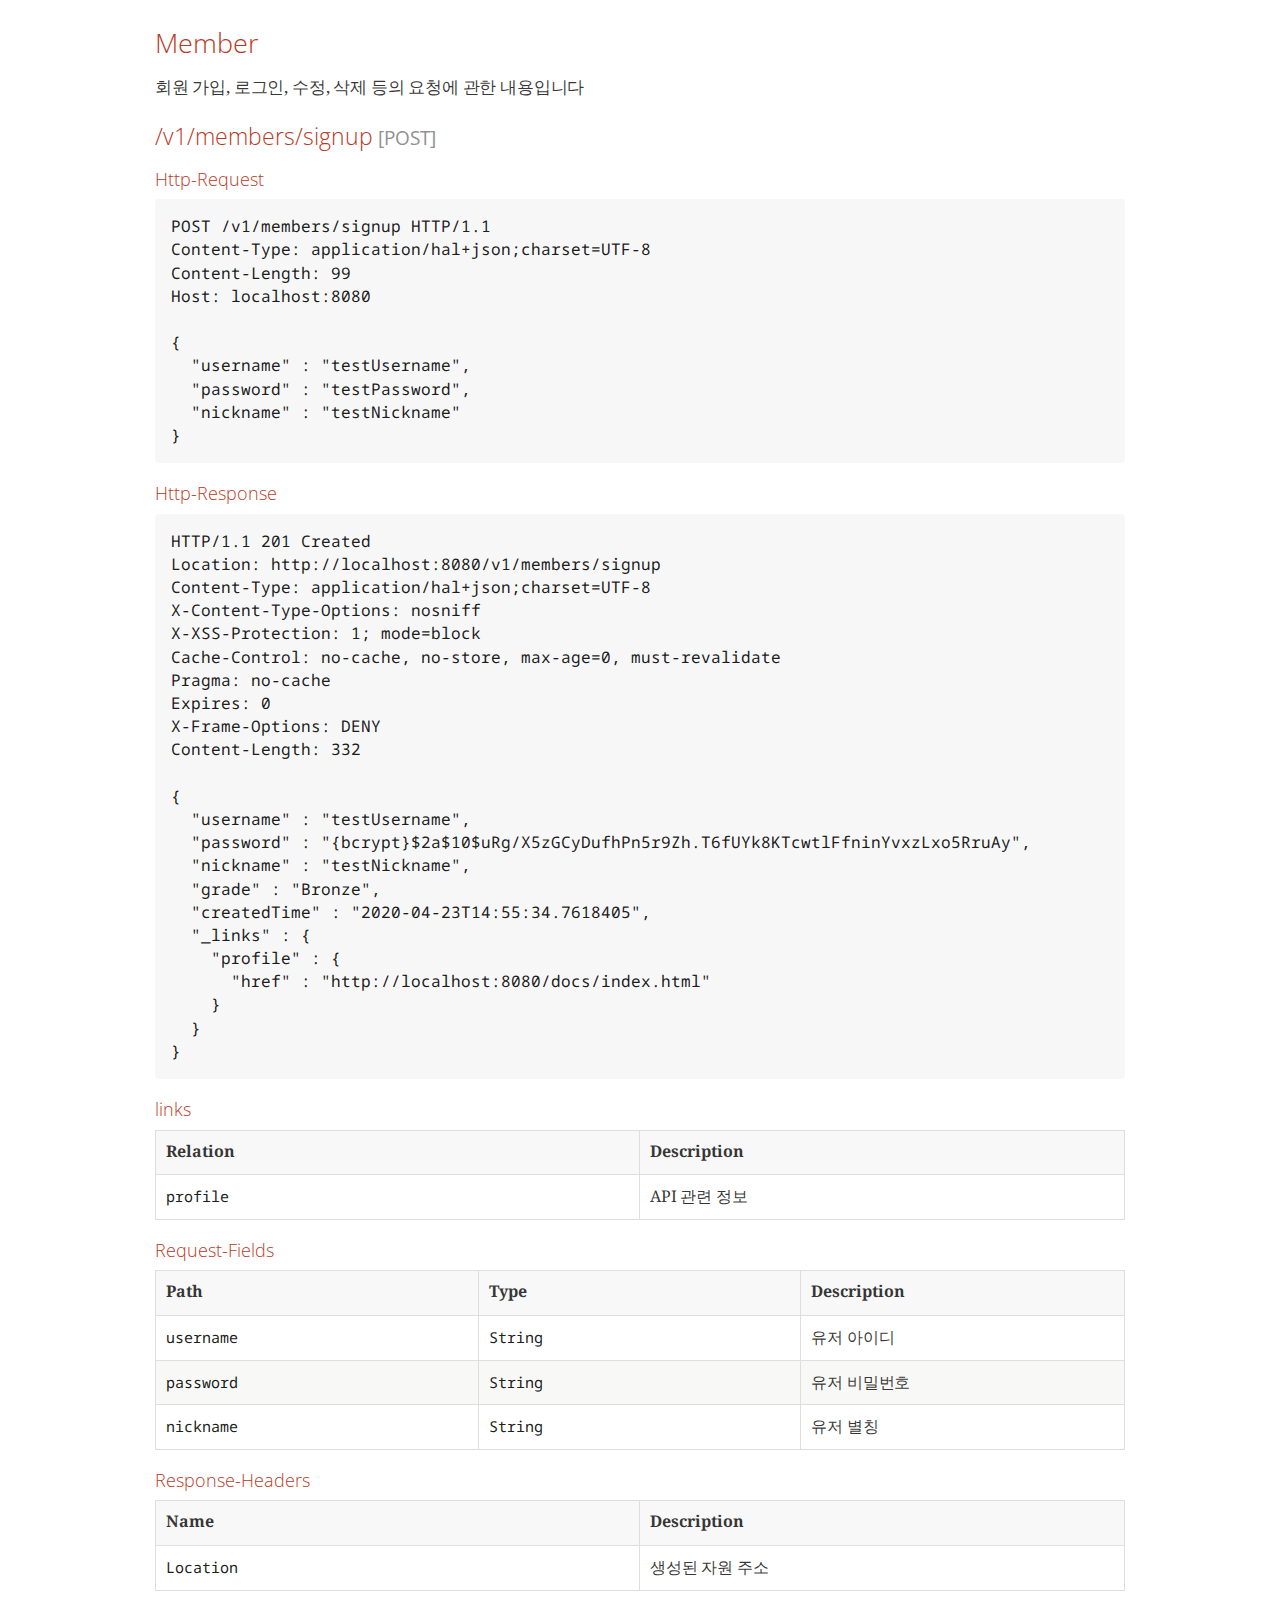
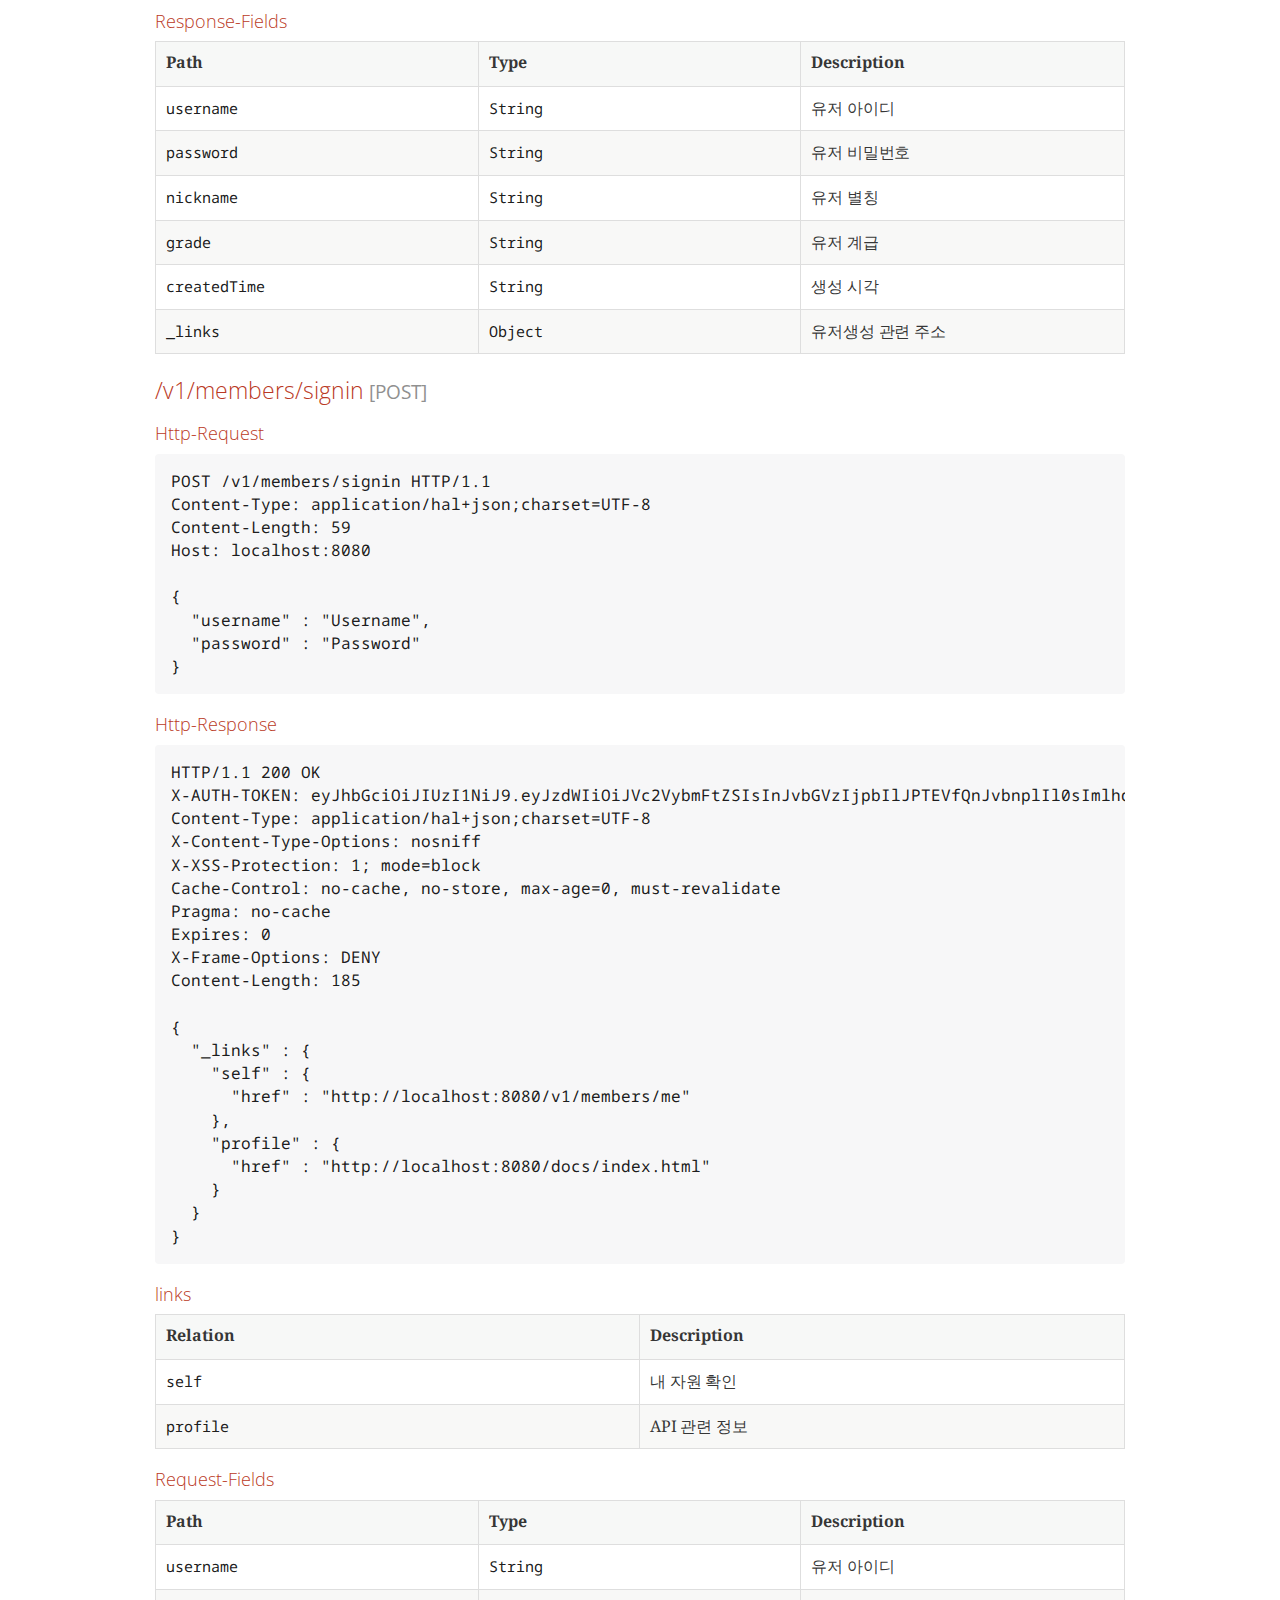
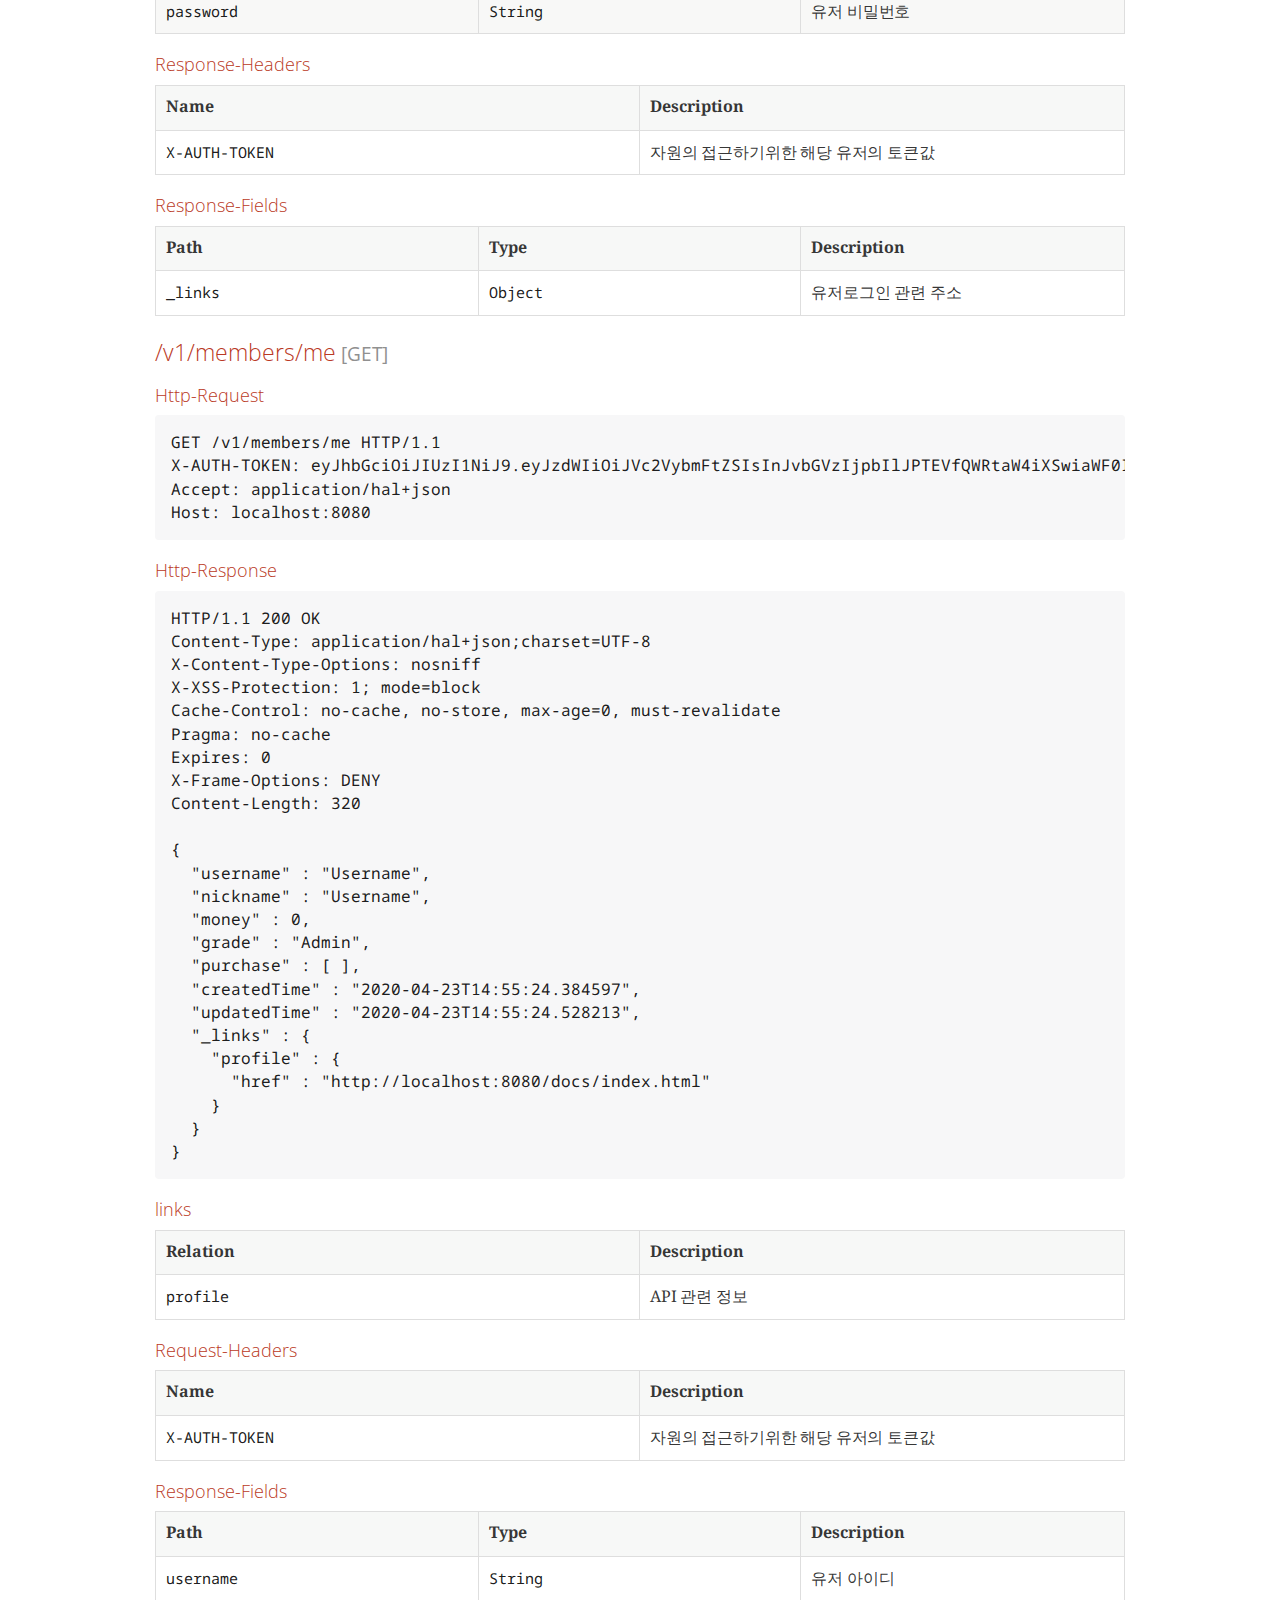
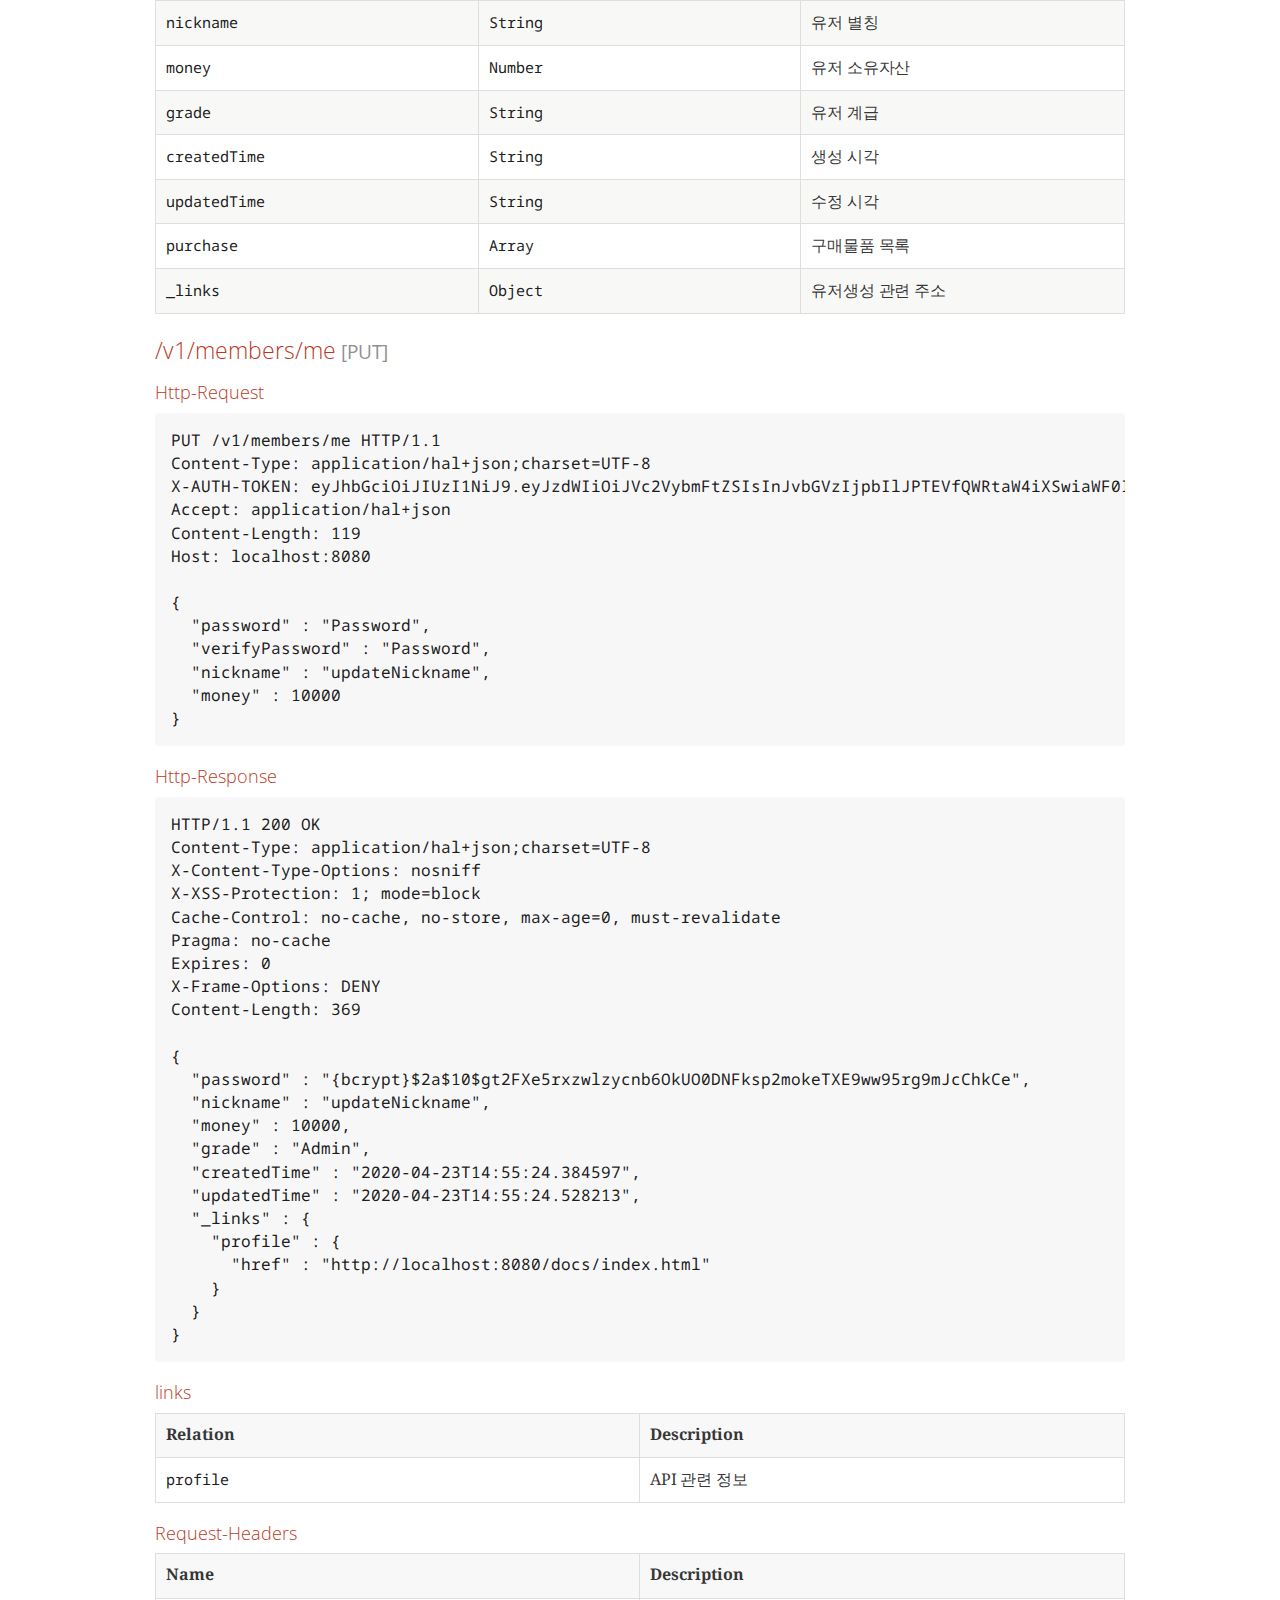
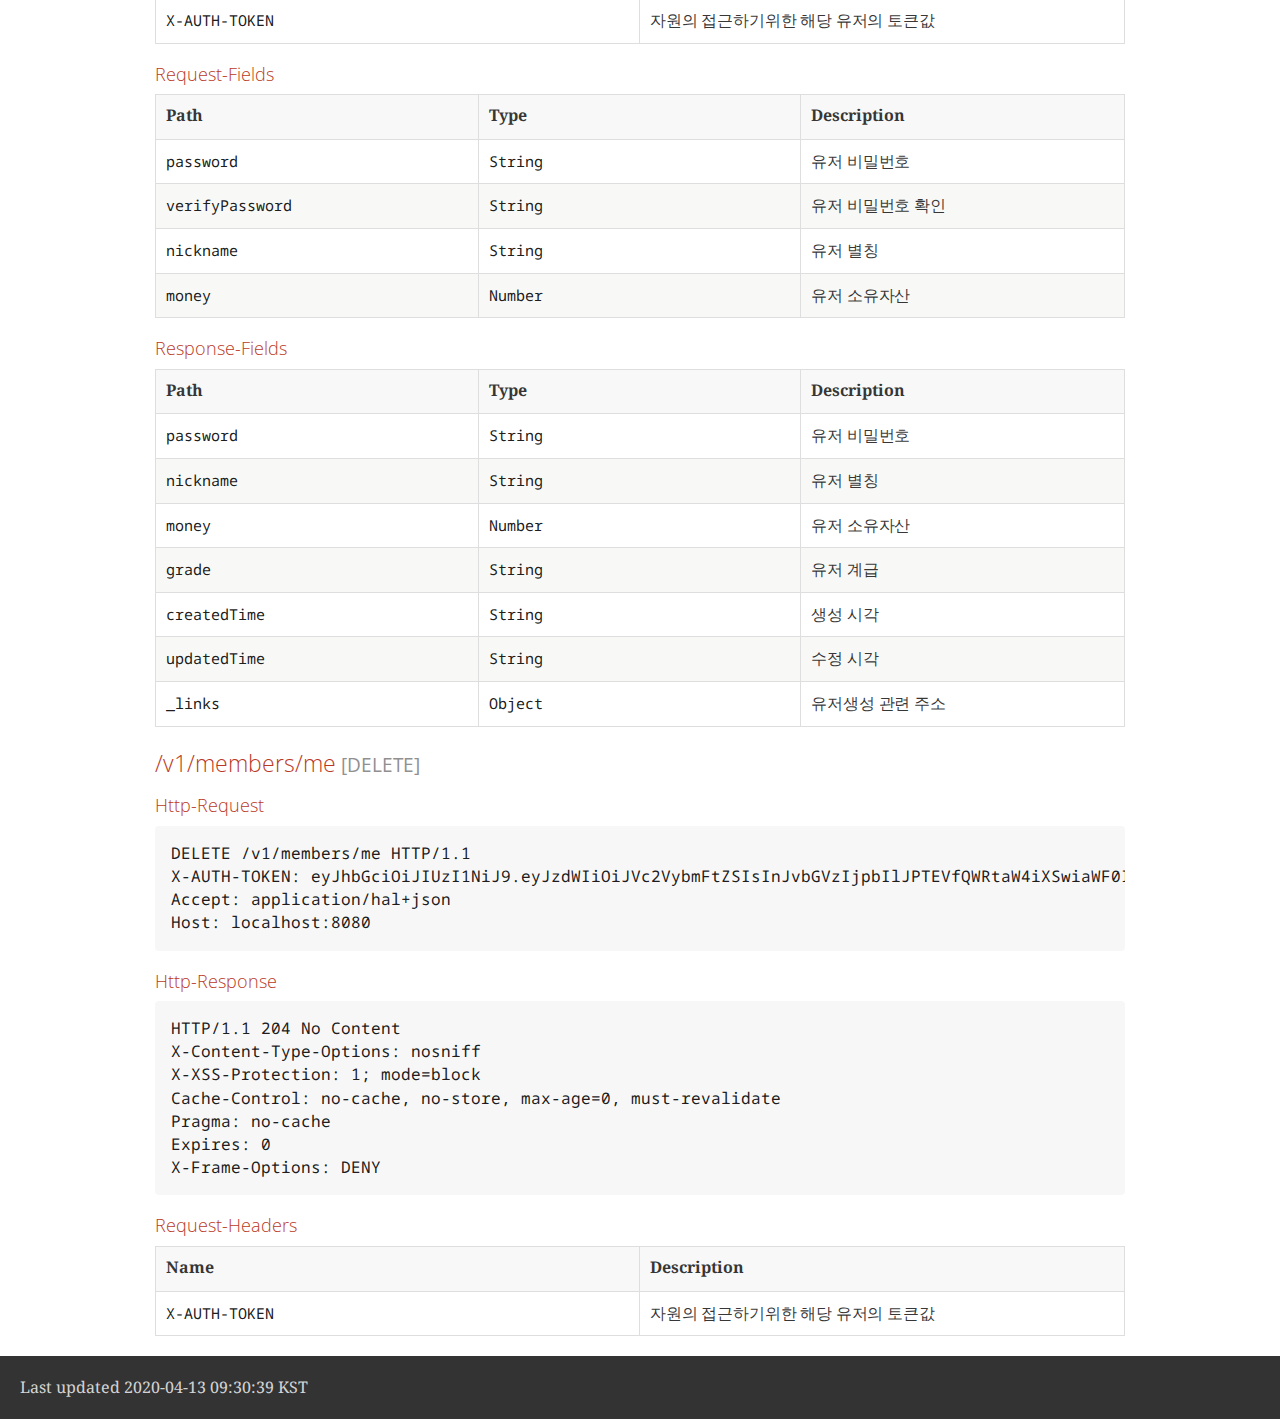
<file: src/main/resources/static/docs/resources/resources-member.html>
<!DOCTYPE html>
<html lang="en">
<head>
<meta charset="UTF-8">
<!--[if IE]><meta http-equiv="X-UA-Compatible" content="IE=edge"><![endif]-->
<meta name="viewport" content="width=device-width, initial-scale=1.0">
<meta name="generator" content="Asciidoctor 1.5.6.1">
<title>Member</title>
<link rel="stylesheet" href="https://fonts.googleapis.com/css?family=Open+Sans:300,300italic,400,400italic,600,600italic%7CNoto+Serif:400,400italic,700,700italic%7CDroid+Sans+Mono:400,700">
<style>
/* Asciidoctor default stylesheet | MIT License | http://asciidoctor.org */
/* Remove comment around @import statement below when using as a custom stylesheet */
/*@import "https://fonts.googleapis.com/css?family=Open+Sans:300,300italic,400,400italic,600,600italic%7CNoto+Serif:400,400italic,700,700italic%7CDroid+Sans+Mono:400,700";*/
article,aside,details,figcaption,figure,footer,header,hgroup,main,nav,section,summary{display:block}
audio,canvas,video{display:inline-block}
audio:not([controls]){display:none;height:0}
[hidden],template{display:none}
script{display:none!important}
html{font-family:sans-serif;-ms-text-size-adjust:100%;-webkit-text-size-adjust:100%}
a{background:transparent}
a:focus{outline:thin dotted}
a:active,a:hover{outline:0}
h1{font-size:2em;margin:.67em 0}
abbr[title]{border-bottom:1px dotted}
b,strong{font-weight:bold}
dfn{font-style:italic}
hr{-moz-box-sizing:content-box;box-sizing:content-box;height:0}
mark{background:#ff0;color:#000}
code,kbd,pre,samp{font-family:monospace;font-size:1em}
pre{white-space:pre-wrap}
q{quotes:"\201C" "\201D" "\2018" "\2019"}
small{font-size:80%}
sub,sup{font-size:75%;line-height:0;position:relative;vertical-align:baseline}
sup{top:-.5em}
sub{bottom:-.25em}
img{border:0}
svg:not(:root){overflow:hidden}
figure{margin:0}
fieldset{border:1px solid silver;margin:0 2px;padding:.35em .625em .75em}
legend{border:0;padding:0}
button,input,select,textarea{font-family:inherit;font-size:100%;margin:0}
button,input{line-height:normal}
button,select{text-transform:none}
button,html input[type="button"],input[type="reset"],input[type="submit"]{-webkit-appearance:button;cursor:pointer}
button[disabled],html input[disabled]{cursor:default}
input[type="checkbox"],input[type="radio"]{box-sizing:border-box;padding:0}
input[type="search"]{-webkit-appearance:textfield;-moz-box-sizing:content-box;-webkit-box-sizing:content-box;box-sizing:content-box}
input[type="search"]::-webkit-search-cancel-button,input[type="search"]::-webkit-search-decoration{-webkit-appearance:none}
button::-moz-focus-inner,input::-moz-focus-inner{border:0;padding:0}
textarea{overflow:auto;vertical-align:top}
table{border-collapse:collapse;border-spacing:0}
*,*:before,*:after{-moz-box-sizing:border-box;-webkit-box-sizing:border-box;box-sizing:border-box}
html,body{font-size:100%}
body{background:#fff;color:rgba(0,0,0,.8);padding:0;margin:0;font-family:"Noto Serif","DejaVu Serif",serif;font-weight:400;font-style:normal;line-height:1;position:relative;cursor:auto;tab-size:4;-moz-osx-font-smoothing:grayscale;-webkit-font-smoothing:antialiased}
a:hover{cursor:pointer}
img,object,embed{max-width:100%;height:auto}
object,embed{height:100%}
img{-ms-interpolation-mode:bicubic}
.left{float:left!important}
.right{float:right!important}
.text-left{text-align:left!important}
.text-right{text-align:right!important}
.text-center{text-align:center!important}
.text-justify{text-align:justify!important}
.hide{display:none}
img,object,svg{display:inline-block;vertical-align:middle}
textarea{height:auto;min-height:50px}
select{width:100%}
.center{margin-left:auto;margin-right:auto}
.spread{width:100%}
p.lead,.paragraph.lead>p,#preamble>.sectionbody>.paragraph:first-of-type p{font-size:1.21875em;line-height:1.6}
.subheader,.admonitionblock td.content>.title,.audioblock>.title,.exampleblock>.title,.imageblock>.title,.listingblock>.title,.literalblock>.title,.stemblock>.title,.openblock>.title,.paragraph>.title,.quoteblock>.title,table.tableblock>.title,.verseblock>.title,.videoblock>.title,.dlist>.title,.olist>.title,.ulist>.title,.qlist>.title,.hdlist>.title{line-height:1.45;color:#7a2518;font-weight:400;margin-top:0;margin-bottom:.25em}
div,dl,dt,dd,ul,ol,li,h1,h2,h3,#toctitle,.sidebarblock>.content>.title,h4,h5,h6,pre,form,p,blockquote,th,td{margin:0;padding:0;direction:ltr}
a{color:#2156a5;text-decoration:underline;line-height:inherit}
a:hover,a:focus{color:#1d4b8f}
a img{border:none}
p{font-family:inherit;font-weight:400;font-size:1em;line-height:1.6;margin-bottom:1.25em;text-rendering:optimizeLegibility}
p aside{font-size:.875em;line-height:1.35;font-style:italic}
h1,h2,h3,#toctitle,.sidebarblock>.content>.title,h4,h5,h6{font-family:"Open Sans","DejaVu Sans",sans-serif;font-weight:300;font-style:normal;color:#ba3925;text-rendering:optimizeLegibility;margin-top:1em;margin-bottom:.5em;line-height:1.0125em}
h1 small,h2 small,h3 small,#toctitle small,.sidebarblock>.content>.title small,h4 small,h5 small,h6 small{font-size:60%;color:#e99b8f;line-height:0}
h1{font-size:2.125em}
h2{font-size:1.6875em}
h3,#toctitle,.sidebarblock>.content>.title{font-size:1.375em}
h4,h5{font-size:1.125em}
h6{font-size:1em}
hr{border:solid #ddddd8;border-width:1px 0 0;clear:both;margin:1.25em 0 1.1875em;height:0}
em,i{font-style:italic;line-height:inherit}
strong,b{font-weight:bold;line-height:inherit}
small{font-size:60%;line-height:inherit}
code{font-family:"Droid Sans Mono","DejaVu Sans Mono",monospace;font-weight:400;color:rgba(0,0,0,.9)}
ul,ol,dl{font-size:1em;line-height:1.6;margin-bottom:1.25em;list-style-position:outside;font-family:inherit}
ul,ol{margin-left:1.5em}
ul li ul,ul li ol{margin-left:1.25em;margin-bottom:0;font-size:1em}
ul.square li ul,ul.circle li ul,ul.disc li ul{list-style:inherit}
ul.square{list-style-type:square}
ul.circle{list-style-type:circle}
ul.disc{list-style-type:disc}
ol li ul,ol li ol{margin-left:1.25em;margin-bottom:0}
dl dt{margin-bottom:.3125em;font-weight:bold}
dl dd{margin-bottom:1.25em}
abbr,acronym{text-transform:uppercase;font-size:90%;color:rgba(0,0,0,.8);border-bottom:1px dotted #ddd;cursor:help}
abbr{text-transform:none}
blockquote{margin:0 0 1.25em;padding:.5625em 1.25em 0 1.1875em;border-left:1px solid #ddd}
blockquote cite{display:block;font-size:.9375em;color:rgba(0,0,0,.6)}
blockquote cite:before{content:"\2014 \0020"}
blockquote cite a,blockquote cite a:visited{color:rgba(0,0,0,.6)}
blockquote,blockquote p{line-height:1.6;color:rgba(0,0,0,.85)}
@media only screen and (min-width:768px){h1,h2,h3,#toctitle,.sidebarblock>.content>.title,h4,h5,h6{line-height:1.2}
h1{font-size:2.75em}
h2{font-size:2.3125em}
h3,#toctitle,.sidebarblock>.content>.title{font-size:1.6875em}
h4{font-size:1.4375em}}
table{background:#fff;margin-bottom:1.25em;border:solid 1px #dedede}
table thead,table tfoot{background:#f7f8f7;font-weight:bold}
table thead tr th,table thead tr td,table tfoot tr th,table tfoot tr td{padding:.5em .625em .625em;font-size:inherit;color:rgba(0,0,0,.8);text-align:left}
table tr th,table tr td{padding:.5625em .625em;font-size:inherit;color:rgba(0,0,0,.8)}
table tr.even,table tr.alt,table tr:nth-of-type(even){background:#f8f8f7}
table thead tr th,table tfoot tr th,table tbody tr td,table tr td,table tfoot tr td{display:table-cell;line-height:1.6}
h1,h2,h3,#toctitle,.sidebarblock>.content>.title,h4,h5,h6{line-height:1.2;word-spacing:-.05em}
h1 strong,h2 strong,h3 strong,#toctitle strong,.sidebarblock>.content>.title strong,h4 strong,h5 strong,h6 strong{font-weight:400}
.clearfix:before,.clearfix:after,.float-group:before,.float-group:after{content:" ";display:table}
.clearfix:after,.float-group:after{clear:both}
*:not(pre)>code{font-size:.9375em;font-style:normal!important;letter-spacing:0;padding:.1em .5ex;word-spacing:-.15em;background-color:#f7f7f8;-webkit-border-radius:4px;border-radius:4px;line-height:1.45;text-rendering:optimizeSpeed;word-wrap:break-word}
*:not(pre)>code.nobreak{word-wrap:normal}
*:not(pre)>code.nowrap{white-space:nowrap}
pre,pre>code{line-height:1.45;color:rgba(0,0,0,.9);font-family:"Droid Sans Mono","DejaVu Sans Mono",monospace;font-weight:400;text-rendering:optimizeSpeed}
em em{font-style:normal}
strong strong{font-weight:400}
.keyseq{color:rgba(51,51,51,.8)}
kbd{font-family:"Droid Sans Mono","DejaVu Sans Mono",monospace;display:inline-block;color:rgba(0,0,0,.8);font-size:.65em;line-height:1.45;background-color:#f7f7f7;border:1px solid #ccc;-webkit-border-radius:3px;border-radius:3px;-webkit-box-shadow:0 1px 0 rgba(0,0,0,.2),0 0 0 .1em white inset;box-shadow:0 1px 0 rgba(0,0,0,.2),0 0 0 .1em #fff inset;margin:0 .15em;padding:.2em .5em;vertical-align:middle;position:relative;top:-.1em;white-space:nowrap}
.keyseq kbd:first-child{margin-left:0}
.keyseq kbd:last-child{margin-right:0}
.menuseq,.menuref{color:#000}
.menuseq b:not(.caret),.menuref{font-weight:inherit}
.menuseq{word-spacing:-.02em}
.menuseq b.caret{font-size:1.25em;line-height:.8}
.menuseq i.caret{font-weight:bold;text-align:center;width:.45em}
b.button:before,b.button:after{position:relative;top:-1px;font-weight:400}
b.button:before{content:"[";padding:0 3px 0 2px}
b.button:after{content:"]";padding:0 2px 0 3px}
p a>code:hover{color:rgba(0,0,0,.9)}
#header,#content,#footnotes,#footer{width:100%;margin-left:auto;margin-right:auto;margin-top:0;margin-bottom:0;max-width:62.5em;*zoom:1;position:relative;padding-left:.9375em;padding-right:.9375em}
#header:before,#header:after,#content:before,#content:after,#footnotes:before,#footnotes:after,#footer:before,#footer:after{content:" ";display:table}
#header:after,#content:after,#footnotes:after,#footer:after{clear:both}
#content{margin-top:1.25em}
#content:before{content:none}
#header>h1:first-child{color:rgba(0,0,0,.85);margin-top:2.25rem;margin-bottom:0}
#header>h1:first-child+#toc{margin-top:8px;border-top:1px solid #ddddd8}
#header>h1:only-child,body.toc2 #header>h1:nth-last-child(2){border-bottom:1px solid #ddddd8;padding-bottom:8px}
#header .details{border-bottom:1px solid #ddddd8;line-height:1.45;padding-top:.25em;padding-bottom:.25em;padding-left:.25em;color:rgba(0,0,0,.6);display:-ms-flexbox;display:-webkit-flex;display:flex;-ms-flex-flow:row wrap;-webkit-flex-flow:row wrap;flex-flow:row wrap}
#header .details span:first-child{margin-left:-.125em}
#header .details span.email a{color:rgba(0,0,0,.85)}
#header .details br{display:none}
#header .details br+span:before{content:"\00a0\2013\00a0"}
#header .details br+span.author:before{content:"\00a0\22c5\00a0";color:rgba(0,0,0,.85)}
#header .details br+span#revremark:before{content:"\00a0|\00a0"}
#header #revnumber{text-transform:capitalize}
#header #revnumber:after{content:"\00a0"}
#content>h1:first-child:not([class]){color:rgba(0,0,0,.85);border-bottom:1px solid #ddddd8;padding-bottom:8px;margin-top:0;padding-top:1rem;margin-bottom:1.25rem}
#toc{border-bottom:1px solid #efefed;padding-bottom:.5em}
#toc>ul{margin-left:.125em}
#toc ul.sectlevel0>li>a{font-style:italic}
#toc ul.sectlevel0 ul.sectlevel1{margin:.5em 0}
#toc ul{font-family:"Open Sans","DejaVu Sans",sans-serif;list-style-type:none}
#toc li{line-height:1.3334;margin-top:.3334em}
#toc a{text-decoration:none}
#toc a:active{text-decoration:underline}
#toctitle{color:#7a2518;font-size:1.2em}
@media only screen and (min-width:768px){#toctitle{font-size:1.375em}
body.toc2{padding-left:15em;padding-right:0}
#toc.toc2{margin-top:0!important;background-color:#f8f8f7;position:fixed;width:15em;left:0;top:0;border-right:1px solid #efefed;border-top-width:0!important;border-bottom-width:0!important;z-index:1000;padding:1.25em 1em;height:100%;overflow:auto}
#toc.toc2 #toctitle{margin-top:0;margin-bottom:.8rem;font-size:1.2em}
#toc.toc2>ul{font-size:.9em;margin-bottom:0}
#toc.toc2 ul ul{margin-left:0;padding-left:1em}
#toc.toc2 ul.sectlevel0 ul.sectlevel1{padding-left:0;margin-top:.5em;margin-bottom:.5em}
body.toc2.toc-right{padding-left:0;padding-right:15em}
body.toc2.toc-right #toc.toc2{border-right-width:0;border-left:1px solid #efefed;left:auto;right:0}}
@media only screen and (min-width:1280px){body.toc2{padding-left:20em;padding-right:0}
#toc.toc2{width:20em}
#toc.toc2 #toctitle{font-size:1.375em}
#toc.toc2>ul{font-size:.95em}
#toc.toc2 ul ul{padding-left:1.25em}
body.toc2.toc-right{padding-left:0;padding-right:20em}}
#content #toc{border-style:solid;border-width:1px;border-color:#e0e0dc;margin-bottom:1.25em;padding:1.25em;background:#f8f8f7;-webkit-border-radius:4px;border-radius:4px}
#content #toc>:first-child{margin-top:0}
#content #toc>:last-child{margin-bottom:0}
#footer{max-width:100%;background-color:rgba(0,0,0,.8);padding:1.25em}
#footer-text{color:rgba(255,255,255,.8);line-height:1.44}
.sect1{padding-bottom:.625em}
@media only screen and (min-width:768px){.sect1{padding-bottom:1.25em}}
.sect1+.sect1{border-top:1px solid #efefed}
#content h1>a.anchor,h2>a.anchor,h3>a.anchor,#toctitle>a.anchor,.sidebarblock>.content>.title>a.anchor,h4>a.anchor,h5>a.anchor,h6>a.anchor{position:absolute;z-index:1001;width:1.5ex;margin-left:-1.5ex;display:block;text-decoration:none!important;visibility:hidden;text-align:center;font-weight:400}
#content h1>a.anchor:before,h2>a.anchor:before,h3>a.anchor:before,#toctitle>a.anchor:before,.sidebarblock>.content>.title>a.anchor:before,h4>a.anchor:before,h5>a.anchor:before,h6>a.anchor:before{content:"\00A7";font-size:.85em;display:block;padding-top:.1em}
#content h1:hover>a.anchor,#content h1>a.anchor:hover,h2:hover>a.anchor,h2>a.anchor:hover,h3:hover>a.anchor,#toctitle:hover>a.anchor,.sidebarblock>.content>.title:hover>a.anchor,h3>a.anchor:hover,#toctitle>a.anchor:hover,.sidebarblock>.content>.title>a.anchor:hover,h4:hover>a.anchor,h4>a.anchor:hover,h5:hover>a.anchor,h5>a.anchor:hover,h6:hover>a.anchor,h6>a.anchor:hover{visibility:visible}
#content h1>a.link,h2>a.link,h3>a.link,#toctitle>a.link,.sidebarblock>.content>.title>a.link,h4>a.link,h5>a.link,h6>a.link{color:#ba3925;text-decoration:none}
#content h1>a.link:hover,h2>a.link:hover,h3>a.link:hover,#toctitle>a.link:hover,.sidebarblock>.content>.title>a.link:hover,h4>a.link:hover,h5>a.link:hover,h6>a.link:hover{color:#a53221}
.audioblock,.imageblock,.literalblock,.listingblock,.stemblock,.videoblock{margin-bottom:1.25em}
.admonitionblock td.content>.title,.audioblock>.title,.exampleblock>.title,.imageblock>.title,.listingblock>.title,.literalblock>.title,.stemblock>.title,.openblock>.title,.paragraph>.title,.quoteblock>.title,table.tableblock>.title,.verseblock>.title,.videoblock>.title,.dlist>.title,.olist>.title,.ulist>.title,.qlist>.title,.hdlist>.title{text-rendering:optimizeLegibility;text-align:left;font-family:"Noto Serif","DejaVu Serif",serif;font-size:1rem;font-style:italic}
table.tableblock>caption.title{white-space:nowrap;overflow:visible;max-width:0}
.paragraph.lead>p,#preamble>.sectionbody>.paragraph:first-of-type p{color:rgba(0,0,0,.85)}
table.tableblock #preamble>.sectionbody>.paragraph:first-of-type p{font-size:inherit}
.admonitionblock>table{border-collapse:separate;border:0;background:none;width:100%}
.admonitionblock>table td.icon{text-align:center;width:80px}
.admonitionblock>table td.icon img{max-width:initial}
.admonitionblock>table td.icon .title{font-weight:bold;font-family:"Open Sans","DejaVu Sans",sans-serif;text-transform:uppercase}
.admonitionblock>table td.content{padding-left:1.125em;padding-right:1.25em;border-left:1px solid #ddddd8;color:rgba(0,0,0,.6)}
.admonitionblock>table td.content>:last-child>:last-child{margin-bottom:0}
.exampleblock>.content{border-style:solid;border-width:1px;border-color:#e6e6e6;margin-bottom:1.25em;padding:1.25em;background:#fff;-webkit-border-radius:4px;border-radius:4px}
.exampleblock>.content>:first-child{margin-top:0}
.exampleblock>.content>:last-child{margin-bottom:0}
.sidebarblock{border-style:solid;border-width:1px;border-color:#e0e0dc;margin-bottom:1.25em;padding:1.25em;background:#f8f8f7;-webkit-border-radius:4px;border-radius:4px}
.sidebarblock>:first-child{margin-top:0}
.sidebarblock>:last-child{margin-bottom:0}
.sidebarblock>.content>.title{color:#7a2518;margin-top:0;text-align:center}
.exampleblock>.content>:last-child>:last-child,.exampleblock>.content .olist>ol>li:last-child>:last-child,.exampleblock>.content .ulist>ul>li:last-child>:last-child,.exampleblock>.content .qlist>ol>li:last-child>:last-child,.sidebarblock>.content>:last-child>:last-child,.sidebarblock>.content .olist>ol>li:last-child>:last-child,.sidebarblock>.content .ulist>ul>li:last-child>:last-child,.sidebarblock>.content .qlist>ol>li:last-child>:last-child{margin-bottom:0}
.literalblock pre,.listingblock pre:not(.highlight),.listingblock pre[class="highlight"],.listingblock pre[class^="highlight "],.listingblock pre.CodeRay,.listingblock pre.prettyprint{background:#f7f7f8}
.sidebarblock .literalblock pre,.sidebarblock .listingblock pre:not(.highlight),.sidebarblock .listingblock pre[class="highlight"],.sidebarblock .listingblock pre[class^="highlight "],.sidebarblock .listingblock pre.CodeRay,.sidebarblock .listingblock pre.prettyprint{background:#f2f1f1}
.literalblock pre,.literalblock pre[class],.listingblock pre,.listingblock pre[class]{-webkit-border-radius:4px;border-radius:4px;word-wrap:break-word;padding:1em;font-size:.8125em}
.literalblock pre.nowrap,.literalblock pre[class].nowrap,.listingblock pre.nowrap,.listingblock pre[class].nowrap{overflow-x:auto;white-space:pre;word-wrap:normal}
@media only screen and (min-width:768px){.literalblock pre,.literalblock pre[class],.listingblock pre,.listingblock pre[class]{font-size:.90625em}}
@media only screen and (min-width:1280px){.literalblock pre,.literalblock pre[class],.listingblock pre,.listingblock pre[class]{font-size:1em}}
.literalblock.output pre{color:#f7f7f8;background-color:rgba(0,0,0,.9)}
.listingblock pre.highlightjs{padding:0}
.listingblock pre.highlightjs>code{padding:1em;-webkit-border-radius:4px;border-radius:4px}
.listingblock pre.prettyprint{border-width:0}
.listingblock>.content{position:relative}
.listingblock code[data-lang]:before{display:none;content:attr(data-lang);position:absolute;font-size:.75em;top:.425rem;right:.5rem;line-height:1;text-transform:uppercase;color:#999}
.listingblock:hover code[data-lang]:before{display:block}
.listingblock.terminal pre .command:before{content:attr(data-prompt);padding-right:.5em;color:#999}
.listingblock.terminal pre .command:not([data-prompt]):before{content:"$"}
table.pyhltable{border-collapse:separate;border:0;margin-bottom:0;background:none}
table.pyhltable td{vertical-align:top;padding-top:0;padding-bottom:0;line-height:1.45}
table.pyhltable td.code{padding-left:.75em;padding-right:0}
pre.pygments .lineno,table.pyhltable td:not(.code){color:#999;padding-left:0;padding-right:.5em;border-right:1px solid #ddddd8}
pre.pygments .lineno{display:inline-block;margin-right:.25em}
table.pyhltable .linenodiv{background:none!important;padding-right:0!important}
.quoteblock{margin:0 1em 1.25em 1.5em;display:table}
.quoteblock>.title{margin-left:-1.5em;margin-bottom:.75em}
.quoteblock blockquote,.quoteblock blockquote p{color:rgba(0,0,0,.85);font-size:1.15rem;line-height:1.75;word-spacing:.1em;letter-spacing:0;font-style:italic;text-align:justify}
.quoteblock blockquote{margin:0;padding:0;border:0}
.quoteblock blockquote:before{content:"\201c";float:left;font-size:2.75em;font-weight:bold;line-height:.6em;margin-left:-.6em;color:#7a2518;text-shadow:0 1px 2px rgba(0,0,0,.1)}
.quoteblock blockquote>.paragraph:last-child p{margin-bottom:0}
.quoteblock .attribution{margin-top:.5em;margin-right:.5ex;text-align:right}
.quoteblock .quoteblock{margin-left:0;margin-right:0;padding:.5em 0;border-left:3px solid rgba(0,0,0,.6)}
.quoteblock .quoteblock blockquote{padding:0 0 0 .75em}
.quoteblock .quoteblock blockquote:before{display:none}
.verseblock{margin:0 1em 1.25em 1em}
.verseblock pre{font-family:"Open Sans","DejaVu Sans",sans;font-size:1.15rem;color:rgba(0,0,0,.85);font-weight:300;text-rendering:optimizeLegibility}
.verseblock pre strong{font-weight:400}
.verseblock .attribution{margin-top:1.25rem;margin-left:.5ex}
.quoteblock .attribution,.verseblock .attribution{font-size:.9375em;line-height:1.45;font-style:italic}
.quoteblock .attribution br,.verseblock .attribution br{display:none}
.quoteblock .attribution cite,.verseblock .attribution cite{display:block;letter-spacing:-.025em;color:rgba(0,0,0,.6)}
.quoteblock.abstract{margin:0 0 1.25em 0;display:block}
.quoteblock.abstract blockquote,.quoteblock.abstract blockquote p{text-align:left;word-spacing:0}
.quoteblock.abstract blockquote:before,.quoteblock.abstract blockquote p:first-of-type:before{display:none}
table.tableblock{max-width:100%;border-collapse:separate}
table.tableblock td>.paragraph:last-child p>p:last-child,table.tableblock th>p:last-child,table.tableblock td>p:last-child{margin-bottom:0}
table.tableblock,th.tableblock,td.tableblock{border:0 solid #dedede}
table.grid-all>thead>tr>.tableblock,table.grid-all>tbody>tr>.tableblock{border-width:0 1px 1px 0}
table.grid-all>tfoot>tr>.tableblock{border-width:1px 1px 0 0}
table.grid-cols>*>tr>.tableblock{border-width:0 1px 0 0}
table.grid-rows>thead>tr>.tableblock,table.grid-rows>tbody>tr>.tableblock{border-width:0 0 1px 0}
table.grid-rows>tfoot>tr>.tableblock{border-width:1px 0 0 0}
table.grid-all>*>tr>.tableblock:last-child,table.grid-cols>*>tr>.tableblock:last-child{border-right-width:0}
table.grid-all>tbody>tr:last-child>.tableblock,table.grid-all>thead:last-child>tr>.tableblock,table.grid-rows>tbody>tr:last-child>.tableblock,table.grid-rows>thead:last-child>tr>.tableblock{border-bottom-width:0}
table.frame-all{border-width:1px}
table.frame-sides{border-width:0 1px}
table.frame-topbot{border-width:1px 0}
th.halign-left,td.halign-left{text-align:left}
th.halign-right,td.halign-right{text-align:right}
th.halign-center,td.halign-center{text-align:center}
th.valign-top,td.valign-top{vertical-align:top}
th.valign-bottom,td.valign-bottom{vertical-align:bottom}
th.valign-middle,td.valign-middle{vertical-align:middle}
table thead th,table tfoot th{font-weight:bold}
tbody tr th{display:table-cell;line-height:1.6;background:#f7f8f7}
tbody tr th,tbody tr th p,tfoot tr th,tfoot tr th p{color:rgba(0,0,0,.8);font-weight:bold}
p.tableblock>code:only-child{background:none;padding:0}
p.tableblock{font-size:1em}
td>div.verse{white-space:pre}
ol{margin-left:1.75em}
ul li ol{margin-left:1.5em}
dl dd{margin-left:1.125em}
dl dd:last-child,dl dd:last-child>:last-child{margin-bottom:0}
ol>li p,ul>li p,ul dd,ol dd,.olist .olist,.ulist .ulist,.ulist .olist,.olist .ulist{margin-bottom:.625em}
ul.checklist,ul.none,ol.none,ul.no-bullet,ol.no-bullet,ol.unnumbered,ul.unstyled,ol.unstyled{list-style-type:none}
ul.no-bullet,ol.no-bullet,ol.unnumbered{margin-left:.625em}
ul.unstyled,ol.unstyled{margin-left:0}
ul.checklist{margin-left:.625em}
ul.checklist li>p:first-child>.fa-square-o:first-child,ul.checklist li>p:first-child>.fa-check-square-o:first-child{width:1.25em;font-size:.8em;position:relative;bottom:.125em}
ul.checklist li>p:first-child>input[type="checkbox"]:first-child{margin-right:.25em}
ul.inline{margin:0 auto .625em auto;margin-left:-1.375em;margin-right:0;padding:0;list-style:none;overflow:hidden}
ul.inline>li{list-style:none;float:left;margin-left:1.375em;display:block}
ul.inline>li>*{display:block}
.unstyled dl dt{font-weight:400;font-style:normal}
ol.arabic{list-style-type:decimal}
ol.decimal{list-style-type:decimal-leading-zero}
ol.loweralpha{list-style-type:lower-alpha}
ol.upperalpha{list-style-type:upper-alpha}
ol.lowerroman{list-style-type:lower-roman}
ol.upperroman{list-style-type:upper-roman}
ol.lowergreek{list-style-type:lower-greek}
.hdlist>table,.colist>table{border:0;background:none}
.hdlist>table>tbody>tr,.colist>table>tbody>tr{background:none}
td.hdlist1,td.hdlist2{vertical-align:top;padding:0 .625em}
td.hdlist1{font-weight:bold;padding-bottom:1.25em}
.literalblock+.colist,.listingblock+.colist{margin-top:-.5em}
.colist>table tr>td:first-of-type{padding:.4em .75em 0 .75em;line-height:1;vertical-align:top}
.colist>table tr>td:first-of-type img{max-width:initial}
.colist>table tr>td:last-of-type{padding:.25em 0}
.thumb,.th{line-height:0;display:inline-block;border:solid 4px #fff;-webkit-box-shadow:0 0 0 1px #ddd;box-shadow:0 0 0 1px #ddd}
.imageblock.left,.imageblock[style*="float: left"]{margin:.25em .625em 1.25em 0}
.imageblock.right,.imageblock[style*="float: right"]{margin:.25em 0 1.25em .625em}
.imageblock>.title{margin-bottom:0}
.imageblock.thumb,.imageblock.th{border-width:6px}
.imageblock.thumb>.title,.imageblock.th>.title{padding:0 .125em}
.image.left,.image.right{margin-top:.25em;margin-bottom:.25em;display:inline-block;line-height:0}
.image.left{margin-right:.625em}
.image.right{margin-left:.625em}
a.image{text-decoration:none;display:inline-block}
a.image object{pointer-events:none}
sup.footnote,sup.footnoteref{font-size:.875em;position:static;vertical-align:super}
sup.footnote a,sup.footnoteref a{text-decoration:none}
sup.footnote a:active,sup.footnoteref a:active{text-decoration:underline}
#footnotes{padding-top:.75em;padding-bottom:.75em;margin-bottom:.625em}
#footnotes hr{width:20%;min-width:6.25em;margin:-.25em 0 .75em 0;border-width:1px 0 0 0}
#footnotes .footnote{padding:0 .375em 0 .225em;line-height:1.3334;font-size:.875em;margin-left:1.2em;text-indent:-1.05em;margin-bottom:.2em}
#footnotes .footnote a:first-of-type{font-weight:bold;text-decoration:none}
#footnotes .footnote:last-of-type{margin-bottom:0}
#content #footnotes{margin-top:-.625em;margin-bottom:0;padding:.75em 0}
.gist .file-data>table{border:0;background:#fff;width:100%;margin-bottom:0}
.gist .file-data>table td.line-data{width:99%}
div.unbreakable{page-break-inside:avoid}
.big{font-size:larger}
.small{font-size:smaller}
.underline{text-decoration:underline}
.overline{text-decoration:overline}
.line-through{text-decoration:line-through}
.aqua{color:#00bfbf}
.aqua-background{background-color:#00fafa}
.black{color:#000}
.black-background{background-color:#000}
.blue{color:#0000bf}
.blue-background{background-color:#0000fa}
.fuchsia{color:#bf00bf}
.fuchsia-background{background-color:#fa00fa}
.gray{color:#606060}
.gray-background{background-color:#7d7d7d}
.green{color:#006000}
.green-background{background-color:#007d00}
.lime{color:#00bf00}
.lime-background{background-color:#00fa00}
.maroon{color:#600000}
.maroon-background{background-color:#7d0000}
.navy{color:#000060}
.navy-background{background-color:#00007d}
.olive{color:#606000}
.olive-background{background-color:#7d7d00}
.purple{color:#600060}
.purple-background{background-color:#7d007d}
.red{color:#bf0000}
.red-background{background-color:#fa0000}
.silver{color:#909090}
.silver-background{background-color:#bcbcbc}
.teal{color:#006060}
.teal-background{background-color:#007d7d}
.white{color:#bfbfbf}
.white-background{background-color:#fafafa}
.yellow{color:#bfbf00}
.yellow-background{background-color:#fafa00}
span.icon>.fa{cursor:default}
a span.icon>.fa{cursor:inherit}
.admonitionblock td.icon [class^="fa icon-"]{font-size:2.5em;text-shadow:1px 1px 2px rgba(0,0,0,.5);cursor:default}
.admonitionblock td.icon .icon-note:before{content:"\f05a";color:#19407c}
.admonitionblock td.icon .icon-tip:before{content:"\f0eb";text-shadow:1px 1px 2px rgba(155,155,0,.8);color:#111}
.admonitionblock td.icon .icon-warning:before{content:"\f071";color:#bf6900}
.admonitionblock td.icon .icon-caution:before{content:"\f06d";color:#bf3400}
.admonitionblock td.icon .icon-important:before{content:"\f06a";color:#bf0000}
.conum[data-value]{display:inline-block;color:#fff!important;background-color:rgba(0,0,0,.8);-webkit-border-radius:100px;border-radius:100px;text-align:center;font-size:.75em;width:1.67em;height:1.67em;line-height:1.67em;font-family:"Open Sans","DejaVu Sans",sans-serif;font-style:normal;font-weight:bold}
.conum[data-value] *{color:#fff!important}
.conum[data-value]+b{display:none}
.conum[data-value]:after{content:attr(data-value)}
pre .conum[data-value]{position:relative;top:-.125em}
b.conum *{color:inherit!important}
.conum:not([data-value]):empty{display:none}
dt,th.tableblock,td.content,div.footnote{text-rendering:optimizeLegibility}
h1,h2,p,td.content,span.alt{letter-spacing:-.01em}
p strong,td.content strong,div.footnote strong{letter-spacing:-.005em}
p,blockquote,dt,td.content,span.alt{font-size:1.0625rem}
p{margin-bottom:1.25rem}
.sidebarblock p,.sidebarblock dt,.sidebarblock td.content,p.tableblock{font-size:1em}
.exampleblock>.content{background-color:#fffef7;border-color:#e0e0dc;-webkit-box-shadow:0 1px 4px #e0e0dc;box-shadow:0 1px 4px #e0e0dc}
.print-only{display:none!important}
@media print{@page{margin:1.25cm .75cm}
*{-webkit-box-shadow:none!important;box-shadow:none!important;text-shadow:none!important}
a{color:inherit!important;text-decoration:underline!important}
a.bare,a[href^="#"],a[href^="mailto:"]{text-decoration:none!important}
a[href^="http:"]:not(.bare):after,a[href^="https:"]:not(.bare):after{content:"(" attr(href) ")";display:inline-block;font-size:.875em;padding-left:.25em}
abbr[title]:after{content:" (" attr(title) ")"}
pre,blockquote,tr,img,object,svg{page-break-inside:avoid}
thead{display:table-header-group}
svg{max-width:100%}
p,blockquote,dt,td.content{font-size:1em;orphans:3;widows:3}
h2,h3,#toctitle,.sidebarblock>.content>.title{page-break-after:avoid}
#toc,.sidebarblock,.exampleblock>.content{background:none!important}
#toc{border-bottom:1px solid #ddddd8!important;padding-bottom:0!important}
.sect1{padding-bottom:0!important}
.sect1+.sect1{border:0!important}
#header>h1:first-child{margin-top:1.25rem}
body.book #header{text-align:center}
body.book #header>h1:first-child{border:0!important;margin:2.5em 0 1em 0}
body.book #header .details{border:0!important;display:block;padding:0!important}
body.book #header .details span:first-child{margin-left:0!important}
body.book #header .details br{display:block}
body.book #header .details br+span:before{content:none!important}
body.book #toc{border:0!important;text-align:left!important;padding:0!important;margin:0!important}
body.book #toc,body.book #preamble,body.book h1.sect0,body.book .sect1>h2{page-break-before:always}
.listingblock code[data-lang]:before{display:block}
#footer{background:none!important;padding:0 .9375em}
#footer-text{color:rgba(0,0,0,.6)!important;font-size:.9em}
.hide-on-print{display:none!important}
.print-only{display:block!important}
.hide-for-print{display:none!important}
.show-for-print{display:inherit!important}}
</style>
</head>
<body class="article">
<div id="header">
</div>
<div id="content">
<div class="sect2">
<h3 id="member">Member</h3>
<div class="paragraph">
<p>회원 가입, 로그인, 수정, 삭제 등의 요청에 관한 내용입니다</p>
</div>
<div class="sect3">
<h4 id="member-signup">/v1/members/signup <strong class="small silver">[POST]</strong></h4>
<div class="sect4">
<h5 id="_http_request">Http-Request</h5>
<div class="listingblock">
<div class="content">
<pre class="highlight nowrap"><code class="language-http" data-lang="http">POST /v1/members/signup HTTP/1.1
Content-Type: application/hal+json;charset=UTF-8
Content-Length: 99
Host: localhost:8080

{
  "username" : "testUsername",
  "password" : "testPassword",
  "nickname" : "testNickname"
}</code></pre>
</div>
</div>
</div>
<div class="sect4">
<h5 id="_http_response">Http-Response</h5>
<div class="listingblock">
<div class="content">
<pre class="highlight nowrap"><code class="language-http" data-lang="http">HTTP/1.1 201 Created
Location: http://localhost:8080/v1/members/signup
Content-Type: application/hal+json;charset=UTF-8
X-Content-Type-Options: nosniff
X-XSS-Protection: 1; mode=block
Cache-Control: no-cache, no-store, max-age=0, must-revalidate
Pragma: no-cache
Expires: 0
X-Frame-Options: DENY
Content-Length: 332

{
  "username" : "testUsername",
  "password" : "{bcrypt}$2a$10$uRg/X5zGCyDufhPn5r9Zh.T6fUYk8KTcwtlFfninYvxzLxo5RruAy",
  "nickname" : "testNickname",
  "grade" : "Bronze",
  "createdTime" : "2020-04-23T14:55:34.7618405",
  "_links" : {
    "profile" : {
      "href" : "http://localhost:8080/docs/index.html"
    }
  }
}</code></pre>
</div>
</div>
</div>
<div class="sect4">
<h5 id="_links">links</h5>
<table class="tableblock frame-all grid-all spread">
<colgroup>
<col style="width: 50%;">
<col style="width: 50%;">
</colgroup>
<thead>
<tr>
<th class="tableblock halign-left valign-top">Relation</th>
<th class="tableblock halign-left valign-top">Description</th>
</tr>
</thead>
<tbody>
<tr>
<td class="tableblock halign-left valign-top"><p class="tableblock"><code>profile</code></p></td>
<td class="tableblock halign-left valign-top"><p class="tableblock">API 관련 정보</p></td>
</tr>
</tbody>
</table>
</div>
<div class="sect4">
<h5 id="_request_fields">Request-Fields</h5>
<table class="tableblock frame-all grid-all spread">
<colgroup>
<col style="width: 33.3333%;">
<col style="width: 33.3333%;">
<col style="width: 33.3334%;">
</colgroup>
<thead>
<tr>
<th class="tableblock halign-left valign-top">Path</th>
<th class="tableblock halign-left valign-top">Type</th>
<th class="tableblock halign-left valign-top">Description</th>
</tr>
</thead>
<tbody>
<tr>
<td class="tableblock halign-left valign-top"><p class="tableblock"><code>username</code></p></td>
<td class="tableblock halign-left valign-top"><p class="tableblock"><code>String</code></p></td>
<td class="tableblock halign-left valign-top"><p class="tableblock">유저 아이디</p></td>
</tr>
<tr>
<td class="tableblock halign-left valign-top"><p class="tableblock"><code>password</code></p></td>
<td class="tableblock halign-left valign-top"><p class="tableblock"><code>String</code></p></td>
<td class="tableblock halign-left valign-top"><p class="tableblock">유저 비밀번호</p></td>
</tr>
<tr>
<td class="tableblock halign-left valign-top"><p class="tableblock"><code>nickname</code></p></td>
<td class="tableblock halign-left valign-top"><p class="tableblock"><code>String</code></p></td>
<td class="tableblock halign-left valign-top"><p class="tableblock">유저 별칭</p></td>
</tr>
</tbody>
</table>
</div>
<div class="sect4">
<h5 id="_response_headers">Response-Headers</h5>
<table class="tableblock frame-all grid-all spread">
<colgroup>
<col style="width: 50%;">
<col style="width: 50%;">
</colgroup>
<thead>
<tr>
<th class="tableblock halign-left valign-top">Name</th>
<th class="tableblock halign-left valign-top">Description</th>
</tr>
</thead>
<tbody>
<tr>
<td class="tableblock halign-left valign-top"><p class="tableblock"><code>Location</code></p></td>
<td class="tableblock halign-left valign-top"><p class="tableblock">생성된 자원 주소</p></td>
</tr>
</tbody>
</table>
</div>
<div class="sect4">
<h5 id="_response_fields">Response-Fields</h5>
<table class="tableblock frame-all grid-all spread">
<colgroup>
<col style="width: 33.3333%;">
<col style="width: 33.3333%;">
<col style="width: 33.3334%;">
</colgroup>
<thead>
<tr>
<th class="tableblock halign-left valign-top">Path</th>
<th class="tableblock halign-left valign-top">Type</th>
<th class="tableblock halign-left valign-top">Description</th>
</tr>
</thead>
<tbody>
<tr>
<td class="tableblock halign-left valign-top"><p class="tableblock"><code>username</code></p></td>
<td class="tableblock halign-left valign-top"><p class="tableblock"><code>String</code></p></td>
<td class="tableblock halign-left valign-top"><p class="tableblock">유저 아이디</p></td>
</tr>
<tr>
<td class="tableblock halign-left valign-top"><p class="tableblock"><code>password</code></p></td>
<td class="tableblock halign-left valign-top"><p class="tableblock"><code>String</code></p></td>
<td class="tableblock halign-left valign-top"><p class="tableblock">유저 비밀번호</p></td>
</tr>
<tr>
<td class="tableblock halign-left valign-top"><p class="tableblock"><code>nickname</code></p></td>
<td class="tableblock halign-left valign-top"><p class="tableblock"><code>String</code></p></td>
<td class="tableblock halign-left valign-top"><p class="tableblock">유저 별칭</p></td>
</tr>
<tr>
<td class="tableblock halign-left valign-top"><p class="tableblock"><code>grade</code></p></td>
<td class="tableblock halign-left valign-top"><p class="tableblock"><code>String</code></p></td>
<td class="tableblock halign-left valign-top"><p class="tableblock">유저 계급</p></td>
</tr>
<tr>
<td class="tableblock halign-left valign-top"><p class="tableblock"><code>createdTime</code></p></td>
<td class="tableblock halign-left valign-top"><p class="tableblock"><code>String</code></p></td>
<td class="tableblock halign-left valign-top"><p class="tableblock">생성 시각</p></td>
</tr>
<tr>
<td class="tableblock halign-left valign-top"><p class="tableblock"><code>_links</code></p></td>
<td class="tableblock halign-left valign-top"><p class="tableblock"><code>Object</code></p></td>
<td class="tableblock halign-left valign-top"><p class="tableblock">유저생성 관련 주소</p></td>
</tr>
</tbody>
</table>
</div>
</div>
<div class="sect3">
<h4 id="member-signin">/v1/members/signin <strong class="small silver">[POST]</strong></h4>
<div class="sect4">
<h5 id="_http_request_2">Http-Request</h5>
<div class="listingblock">
<div class="content">
<pre class="highlight nowrap"><code class="language-http" data-lang="http">POST /v1/members/signin HTTP/1.1
Content-Type: application/hal+json;charset=UTF-8
Content-Length: 59
Host: localhost:8080

{
  "username" : "Username",
  "password" : "Password"
}</code></pre>
</div>
</div>
</div>
<div class="sect4">
<h5 id="_http_response_2">Http-Response</h5>
<div class="listingblock">
<div class="content">
<pre class="highlight nowrap"><code class="language-http" data-lang="http">HTTP/1.1 200 OK
X-AUTH-TOKEN: eyJhbGciOiJIUzI1NiJ9.eyJzdWIiOiJVc2VybmFtZSIsInJvbGVzIjpbIlJPTEVfQnJvbnplIl0sImlhdCI6MTU4NzYyMTMzNSwiZXhwIjoxNTg3NjIzMTM1fQ.4DLE3S0QmRJs--2VrBzfmK_c9w6dFQpMy6S5um6XTNU
Content-Type: application/hal+json;charset=UTF-8
X-Content-Type-Options: nosniff
X-XSS-Protection: 1; mode=block
Cache-Control: no-cache, no-store, max-age=0, must-revalidate
Pragma: no-cache
Expires: 0
X-Frame-Options: DENY
Content-Length: 185

{
  "_links" : {
    "self" : {
      "href" : "http://localhost:8080/v1/members/me"
    },
    "profile" : {
      "href" : "http://localhost:8080/docs/index.html"
    }
  }
}</code></pre>
</div>
</div>
</div>
<div class="sect4">
<h5 id="_links_2">links</h5>
<table class="tableblock frame-all grid-all spread">
<colgroup>
<col style="width: 50%;">
<col style="width: 50%;">
</colgroup>
<thead>
<tr>
<th class="tableblock halign-left valign-top">Relation</th>
<th class="tableblock halign-left valign-top">Description</th>
</tr>
</thead>
<tbody>
<tr>
<td class="tableblock halign-left valign-top"><p class="tableblock"><code>self</code></p></td>
<td class="tableblock halign-left valign-top"><p class="tableblock">내 자원 확인</p></td>
</tr>
<tr>
<td class="tableblock halign-left valign-top"><p class="tableblock"><code>profile</code></p></td>
<td class="tableblock halign-left valign-top"><p class="tableblock">API 관련 정보</p></td>
</tr>
</tbody>
</table>
</div>
<div class="sect4">
<h5 id="_request_fields_2">Request-Fields</h5>
<table class="tableblock frame-all grid-all spread">
<colgroup>
<col style="width: 33.3333%;">
<col style="width: 33.3333%;">
<col style="width: 33.3334%;">
</colgroup>
<thead>
<tr>
<th class="tableblock halign-left valign-top">Path</th>
<th class="tableblock halign-left valign-top">Type</th>
<th class="tableblock halign-left valign-top">Description</th>
</tr>
</thead>
<tbody>
<tr>
<td class="tableblock halign-left valign-top"><p class="tableblock"><code>username</code></p></td>
<td class="tableblock halign-left valign-top"><p class="tableblock"><code>String</code></p></td>
<td class="tableblock halign-left valign-top"><p class="tableblock">유저 아이디</p></td>
</tr>
<tr>
<td class="tableblock halign-left valign-top"><p class="tableblock"><code>password</code></p></td>
<td class="tableblock halign-left valign-top"><p class="tableblock"><code>String</code></p></td>
<td class="tableblock halign-left valign-top"><p class="tableblock">유저 비밀번호</p></td>
</tr>
</tbody>
</table>
</div>
<div class="sect4">
<h5 id="_response_headers_2">Response-Headers</h5>
<table class="tableblock frame-all grid-all spread">
<colgroup>
<col style="width: 50%;">
<col style="width: 50%;">
</colgroup>
<thead>
<tr>
<th class="tableblock halign-left valign-top">Name</th>
<th class="tableblock halign-left valign-top">Description</th>
</tr>
</thead>
<tbody>
<tr>
<td class="tableblock halign-left valign-top"><p class="tableblock"><code>X-AUTH-TOKEN</code></p></td>
<td class="tableblock halign-left valign-top"><p class="tableblock">자원의 접근하기위한 해당 유저의 토큰값</p></td>
</tr>
</tbody>
</table>
</div>
<div class="sect4">
<h5 id="_response_fields_2">Response-Fields</h5>
<table class="tableblock frame-all grid-all spread">
<colgroup>
<col style="width: 33.3333%;">
<col style="width: 33.3333%;">
<col style="width: 33.3334%;">
</colgroup>
<thead>
<tr>
<th class="tableblock halign-left valign-top">Path</th>
<th class="tableblock halign-left valign-top">Type</th>
<th class="tableblock halign-left valign-top">Description</th>
</tr>
</thead>
<tbody>
<tr>
<td class="tableblock halign-left valign-top"><p class="tableblock"><code>_links</code></p></td>
<td class="tableblock halign-left valign-top"><p class="tableblock"><code>Object</code></p></td>
<td class="tableblock halign-left valign-top"><p class="tableblock">유저로그인 관련 주소</p></td>
</tr>
</tbody>
</table>
</div>
</div>
<div class="sect3">
<h4 id="member-select">/v1/members/me <strong class="small silver">[GET]</strong></h4>
<div class="sect4">
<h5 id="_http_request_3">Http-Request</h5>
<div class="listingblock">
<div class="content">
<pre class="highlight nowrap"><code class="language-http" data-lang="http">GET /v1/members/me HTTP/1.1
X-AUTH-TOKEN: eyJhbGciOiJIUzI1NiJ9.eyJzdWIiOiJVc2VybmFtZSIsInJvbGVzIjpbIlJPTEVfQWRtaW4iXSwiaWF0IjoxNTg3NjIxMzM0LCJleHAiOjE1ODc2MjMxMzR9.YJTQtLOCQP_kBz0tI54H-MUifpKjhd5HcqZwwhIHN08
Accept: application/hal+json
Host: localhost:8080</code></pre>
</div>
</div>
</div>
<div class="sect4">
<h5 id="_http_response_3">Http-Response</h5>
<div class="listingblock">
<div class="content">
<pre class="highlight nowrap"><code class="language-http" data-lang="http">HTTP/1.1 200 OK
Content-Type: application/hal+json;charset=UTF-8
X-Content-Type-Options: nosniff
X-XSS-Protection: 1; mode=block
Cache-Control: no-cache, no-store, max-age=0, must-revalidate
Pragma: no-cache
Expires: 0
X-Frame-Options: DENY
Content-Length: 320

{
  "username" : "Username",
  "nickname" : "Username",
  "money" : 0,
  "grade" : "Admin",
  "purchase" : [ ],
  "createdTime" : "2020-04-23T14:55:24.384597",
  "updatedTime" : "2020-04-23T14:55:24.528213",
  "_links" : {
    "profile" : {
      "href" : "http://localhost:8080/docs/index.html"
    }
  }
}</code></pre>
</div>
</div>
</div>
<div class="sect4">
<h5 id="_links_3">links</h5>
<table class="tableblock frame-all grid-all spread">
<colgroup>
<col style="width: 50%;">
<col style="width: 50%;">
</colgroup>
<thead>
<tr>
<th class="tableblock halign-left valign-top">Relation</th>
<th class="tableblock halign-left valign-top">Description</th>
</tr>
</thead>
<tbody>
<tr>
<td class="tableblock halign-left valign-top"><p class="tableblock"><code>profile</code></p></td>
<td class="tableblock halign-left valign-top"><p class="tableblock">API 관련 정보</p></td>
</tr>
</tbody>
</table>
</div>
<div class="sect4">
<h5 id="_request_headers">Request-Headers</h5>
<table class="tableblock frame-all grid-all spread">
<colgroup>
<col style="width: 50%;">
<col style="width: 50%;">
</colgroup>
<thead>
<tr>
<th class="tableblock halign-left valign-top">Name</th>
<th class="tableblock halign-left valign-top">Description</th>
</tr>
</thead>
<tbody>
<tr>
<td class="tableblock halign-left valign-top"><p class="tableblock"><code>X-AUTH-TOKEN</code></p></td>
<td class="tableblock halign-left valign-top"><p class="tableblock">자원의 접근하기위한 해당 유저의 토큰값</p></td>
</tr>
</tbody>
</table>
</div>
<div class="sect4">
<h5 id="_response_fields_3">Response-Fields</h5>
<table class="tableblock frame-all grid-all spread">
<colgroup>
<col style="width: 33.3333%;">
<col style="width: 33.3333%;">
<col style="width: 33.3334%;">
</colgroup>
<thead>
<tr>
<th class="tableblock halign-left valign-top">Path</th>
<th class="tableblock halign-left valign-top">Type</th>
<th class="tableblock halign-left valign-top">Description</th>
</tr>
</thead>
<tbody>
<tr>
<td class="tableblock halign-left valign-top"><p class="tableblock"><code>username</code></p></td>
<td class="tableblock halign-left valign-top"><p class="tableblock"><code>String</code></p></td>
<td class="tableblock halign-left valign-top"><p class="tableblock">유저 아이디</p></td>
</tr>
<tr>
<td class="tableblock halign-left valign-top"><p class="tableblock"><code>nickname</code></p></td>
<td class="tableblock halign-left valign-top"><p class="tableblock"><code>String</code></p></td>
<td class="tableblock halign-left valign-top"><p class="tableblock">유저 별칭</p></td>
</tr>
<tr>
<td class="tableblock halign-left valign-top"><p class="tableblock"><code>money</code></p></td>
<td class="tableblock halign-left valign-top"><p class="tableblock"><code>Number</code></p></td>
<td class="tableblock halign-left valign-top"><p class="tableblock">유저 소유자산</p></td>
</tr>
<tr>
<td class="tableblock halign-left valign-top"><p class="tableblock"><code>grade</code></p></td>
<td class="tableblock halign-left valign-top"><p class="tableblock"><code>String</code></p></td>
<td class="tableblock halign-left valign-top"><p class="tableblock">유저 계급</p></td>
</tr>
<tr>
<td class="tableblock halign-left valign-top"><p class="tableblock"><code>createdTime</code></p></td>
<td class="tableblock halign-left valign-top"><p class="tableblock"><code>String</code></p></td>
<td class="tableblock halign-left valign-top"><p class="tableblock">생성 시각</p></td>
</tr>
<tr>
<td class="tableblock halign-left valign-top"><p class="tableblock"><code>updatedTime</code></p></td>
<td class="tableblock halign-left valign-top"><p class="tableblock"><code>String</code></p></td>
<td class="tableblock halign-left valign-top"><p class="tableblock">수정 시각</p></td>
</tr>
<tr>
<td class="tableblock halign-left valign-top"><p class="tableblock"><code>purchase</code></p></td>
<td class="tableblock halign-left valign-top"><p class="tableblock"><code>Array</code></p></td>
<td class="tableblock halign-left valign-top"><p class="tableblock">구매물품 목록</p></td>
</tr>
<tr>
<td class="tableblock halign-left valign-top"><p class="tableblock"><code>_links</code></p></td>
<td class="tableblock halign-left valign-top"><p class="tableblock"><code>Object</code></p></td>
<td class="tableblock halign-left valign-top"><p class="tableblock">유저생성 관련 주소</p></td>
</tr>
</tbody>
</table>
</div>
</div>
<div class="sect3">
<h4 id="member-update">/v1/members/me <strong class="small silver">[PUT]</strong></h4>
<div class="sect4">
<h5 id="_http_request_4">Http-Request</h5>
<div class="listingblock">
<div class="content">
<pre class="highlight nowrap"><code class="language-http" data-lang="http">PUT /v1/members/me HTTP/1.1
Content-Type: application/hal+json;charset=UTF-8
X-AUTH-TOKEN: eyJhbGciOiJIUzI1NiJ9.eyJzdWIiOiJVc2VybmFtZSIsInJvbGVzIjpbIlJPTEVfQWRtaW4iXSwiaWF0IjoxNTg3NjIxMzM0LCJleHAiOjE1ODc2MjMxMzR9.YJTQtLOCQP_kBz0tI54H-MUifpKjhd5HcqZwwhIHN08
Accept: application/hal+json
Content-Length: 119
Host: localhost:8080

{
  "password" : "Password",
  "verifyPassword" : "Password",
  "nickname" : "updateNickname",
  "money" : 10000
}</code></pre>
</div>
</div>
</div>
<div class="sect4">
<h5 id="_http_response_4">Http-Response</h5>
<div class="listingblock">
<div class="content">
<pre class="highlight nowrap"><code class="language-http" data-lang="http">HTTP/1.1 200 OK
Content-Type: application/hal+json;charset=UTF-8
X-Content-Type-Options: nosniff
X-XSS-Protection: 1; mode=block
Cache-Control: no-cache, no-store, max-age=0, must-revalidate
Pragma: no-cache
Expires: 0
X-Frame-Options: DENY
Content-Length: 369

{
  "password" : "{bcrypt}$2a$10$gt2FXe5rxzwlzycnb6OkUO0DNFksp2mokeTXE9ww95rg9mJcChkCe",
  "nickname" : "updateNickname",
  "money" : 10000,
  "grade" : "Admin",
  "createdTime" : "2020-04-23T14:55:24.384597",
  "updatedTime" : "2020-04-23T14:55:24.528213",
  "_links" : {
    "profile" : {
      "href" : "http://localhost:8080/docs/index.html"
    }
  }
}</code></pre>
</div>
</div>
</div>
<div class="sect4">
<h5 id="_links_4">links</h5>
<table class="tableblock frame-all grid-all spread">
<colgroup>
<col style="width: 50%;">
<col style="width: 50%;">
</colgroup>
<thead>
<tr>
<th class="tableblock halign-left valign-top">Relation</th>
<th class="tableblock halign-left valign-top">Description</th>
</tr>
</thead>
<tbody>
<tr>
<td class="tableblock halign-left valign-top"><p class="tableblock"><code>profile</code></p></td>
<td class="tableblock halign-left valign-top"><p class="tableblock">API 관련 정보</p></td>
</tr>
</tbody>
</table>
</div>
<div class="sect4">
<h5 id="_request_headers_2">Request-Headers</h5>
<table class="tableblock frame-all grid-all spread">
<colgroup>
<col style="width: 50%;">
<col style="width: 50%;">
</colgroup>
<thead>
<tr>
<th class="tableblock halign-left valign-top">Name</th>
<th class="tableblock halign-left valign-top">Description</th>
</tr>
</thead>
<tbody>
<tr>
<td class="tableblock halign-left valign-top"><p class="tableblock"><code>X-AUTH-TOKEN</code></p></td>
<td class="tableblock halign-left valign-top"><p class="tableblock">자원의 접근하기위한 해당 유저의 토큰값</p></td>
</tr>
</tbody>
</table>
</div>
<div class="sect4">
<h5 id="_request_fields_3">Request-Fields</h5>
<table class="tableblock frame-all grid-all spread">
<colgroup>
<col style="width: 33.3333%;">
<col style="width: 33.3333%;">
<col style="width: 33.3334%;">
</colgroup>
<thead>
<tr>
<th class="tableblock halign-left valign-top">Path</th>
<th class="tableblock halign-left valign-top">Type</th>
<th class="tableblock halign-left valign-top">Description</th>
</tr>
</thead>
<tbody>
<tr>
<td class="tableblock halign-left valign-top"><p class="tableblock"><code>password</code></p></td>
<td class="tableblock halign-left valign-top"><p class="tableblock"><code>String</code></p></td>
<td class="tableblock halign-left valign-top"><p class="tableblock">유저 비밀번호</p></td>
</tr>
<tr>
<td class="tableblock halign-left valign-top"><p class="tableblock"><code>verifyPassword</code></p></td>
<td class="tableblock halign-left valign-top"><p class="tableblock"><code>String</code></p></td>
<td class="tableblock halign-left valign-top"><p class="tableblock">유저 비밀번호 확인</p></td>
</tr>
<tr>
<td class="tableblock halign-left valign-top"><p class="tableblock"><code>nickname</code></p></td>
<td class="tableblock halign-left valign-top"><p class="tableblock"><code>String</code></p></td>
<td class="tableblock halign-left valign-top"><p class="tableblock">유저 별칭</p></td>
</tr>
<tr>
<td class="tableblock halign-left valign-top"><p class="tableblock"><code>money</code></p></td>
<td class="tableblock halign-left valign-top"><p class="tableblock"><code>Number</code></p></td>
<td class="tableblock halign-left valign-top"><p class="tableblock">유저 소유자산</p></td>
</tr>
</tbody>
</table>
</div>
<div class="sect4">
<h5 id="_response_fields_4">Response-Fields</h5>
<table class="tableblock frame-all grid-all spread">
<colgroup>
<col style="width: 33.3333%;">
<col style="width: 33.3333%;">
<col style="width: 33.3334%;">
</colgroup>
<thead>
<tr>
<th class="tableblock halign-left valign-top">Path</th>
<th class="tableblock halign-left valign-top">Type</th>
<th class="tableblock halign-left valign-top">Description</th>
</tr>
</thead>
<tbody>
<tr>
<td class="tableblock halign-left valign-top"><p class="tableblock"><code>password</code></p></td>
<td class="tableblock halign-left valign-top"><p class="tableblock"><code>String</code></p></td>
<td class="tableblock halign-left valign-top"><p class="tableblock">유저 비밀번호</p></td>
</tr>
<tr>
<td class="tableblock halign-left valign-top"><p class="tableblock"><code>nickname</code></p></td>
<td class="tableblock halign-left valign-top"><p class="tableblock"><code>String</code></p></td>
<td class="tableblock halign-left valign-top"><p class="tableblock">유저 별칭</p></td>
</tr>
<tr>
<td class="tableblock halign-left valign-top"><p class="tableblock"><code>money</code></p></td>
<td class="tableblock halign-left valign-top"><p class="tableblock"><code>Number</code></p></td>
<td class="tableblock halign-left valign-top"><p class="tableblock">유저 소유자산</p></td>
</tr>
<tr>
<td class="tableblock halign-left valign-top"><p class="tableblock"><code>grade</code></p></td>
<td class="tableblock halign-left valign-top"><p class="tableblock"><code>String</code></p></td>
<td class="tableblock halign-left valign-top"><p class="tableblock">유저 계급</p></td>
</tr>
<tr>
<td class="tableblock halign-left valign-top"><p class="tableblock"><code>createdTime</code></p></td>
<td class="tableblock halign-left valign-top"><p class="tableblock"><code>String</code></p></td>
<td class="tableblock halign-left valign-top"><p class="tableblock">생성 시각</p></td>
</tr>
<tr>
<td class="tableblock halign-left valign-top"><p class="tableblock"><code>updatedTime</code></p></td>
<td class="tableblock halign-left valign-top"><p class="tableblock"><code>String</code></p></td>
<td class="tableblock halign-left valign-top"><p class="tableblock">수정 시각</p></td>
</tr>
<tr>
<td class="tableblock halign-left valign-top"><p class="tableblock"><code>_links</code></p></td>
<td class="tableblock halign-left valign-top"><p class="tableblock"><code>Object</code></p></td>
<td class="tableblock halign-left valign-top"><p class="tableblock">유저생성 관련 주소</p></td>
</tr>
</tbody>
</table>
</div>
</div>
<div class="sect3">
<h4 id="member-delete">/v1/members/me <strong class="small silver">[DELETE]</strong></h4>
<div class="sect4">
<h5 id="_http_request_5">Http-Request</h5>
<div class="listingblock">
<div class="content">
<pre class="highlight nowrap"><code class="language-http" data-lang="http">DELETE /v1/members/me HTTP/1.1
X-AUTH-TOKEN: eyJhbGciOiJIUzI1NiJ9.eyJzdWIiOiJVc2VybmFtZSIsInJvbGVzIjpbIlJPTEVfQWRtaW4iXSwiaWF0IjoxNTg3NjIxMzM0LCJleHAiOjE1ODc2MjMxMzR9.YJTQtLOCQP_kBz0tI54H-MUifpKjhd5HcqZwwhIHN08
Accept: application/hal+json
Host: localhost:8080</code></pre>
</div>
</div>
</div>
<div class="sect4">
<h5 id="_http_response_5">Http-Response</h5>
<div class="listingblock">
<div class="content">
<pre class="highlight nowrap"><code class="language-http" data-lang="http">HTTP/1.1 204 No Content
X-Content-Type-Options: nosniff
X-XSS-Protection: 1; mode=block
Cache-Control: no-cache, no-store, max-age=0, must-revalidate
Pragma: no-cache
Expires: 0
X-Frame-Options: DENY</code></pre>
</div>
</div>
</div>
<div class="sect4">
<h5 id="_request_headers_3">Request-Headers</h5>
<table class="tableblock frame-all grid-all spread">
<colgroup>
<col style="width: 50%;">
<col style="width: 50%;">
</colgroup>
<thead>
<tr>
<th class="tableblock halign-left valign-top">Name</th>
<th class="tableblock halign-left valign-top">Description</th>
</tr>
</thead>
<tbody>
<tr>
<td class="tableblock halign-left valign-top"><p class="tableblock"><code>X-AUTH-TOKEN</code></p></td>
<td class="tableblock halign-left valign-top"><p class="tableblock">자원의 접근하기위한 해당 유저의 토큰값</p></td>
</tr>
</tbody>
</table>
</div>
</div>
</div>
</div>
<div id="footer">
<div id="footer-text">
Last updated 2020-04-13 09:30:39 KST
</div>
</div>
</body>
</html>
</file>
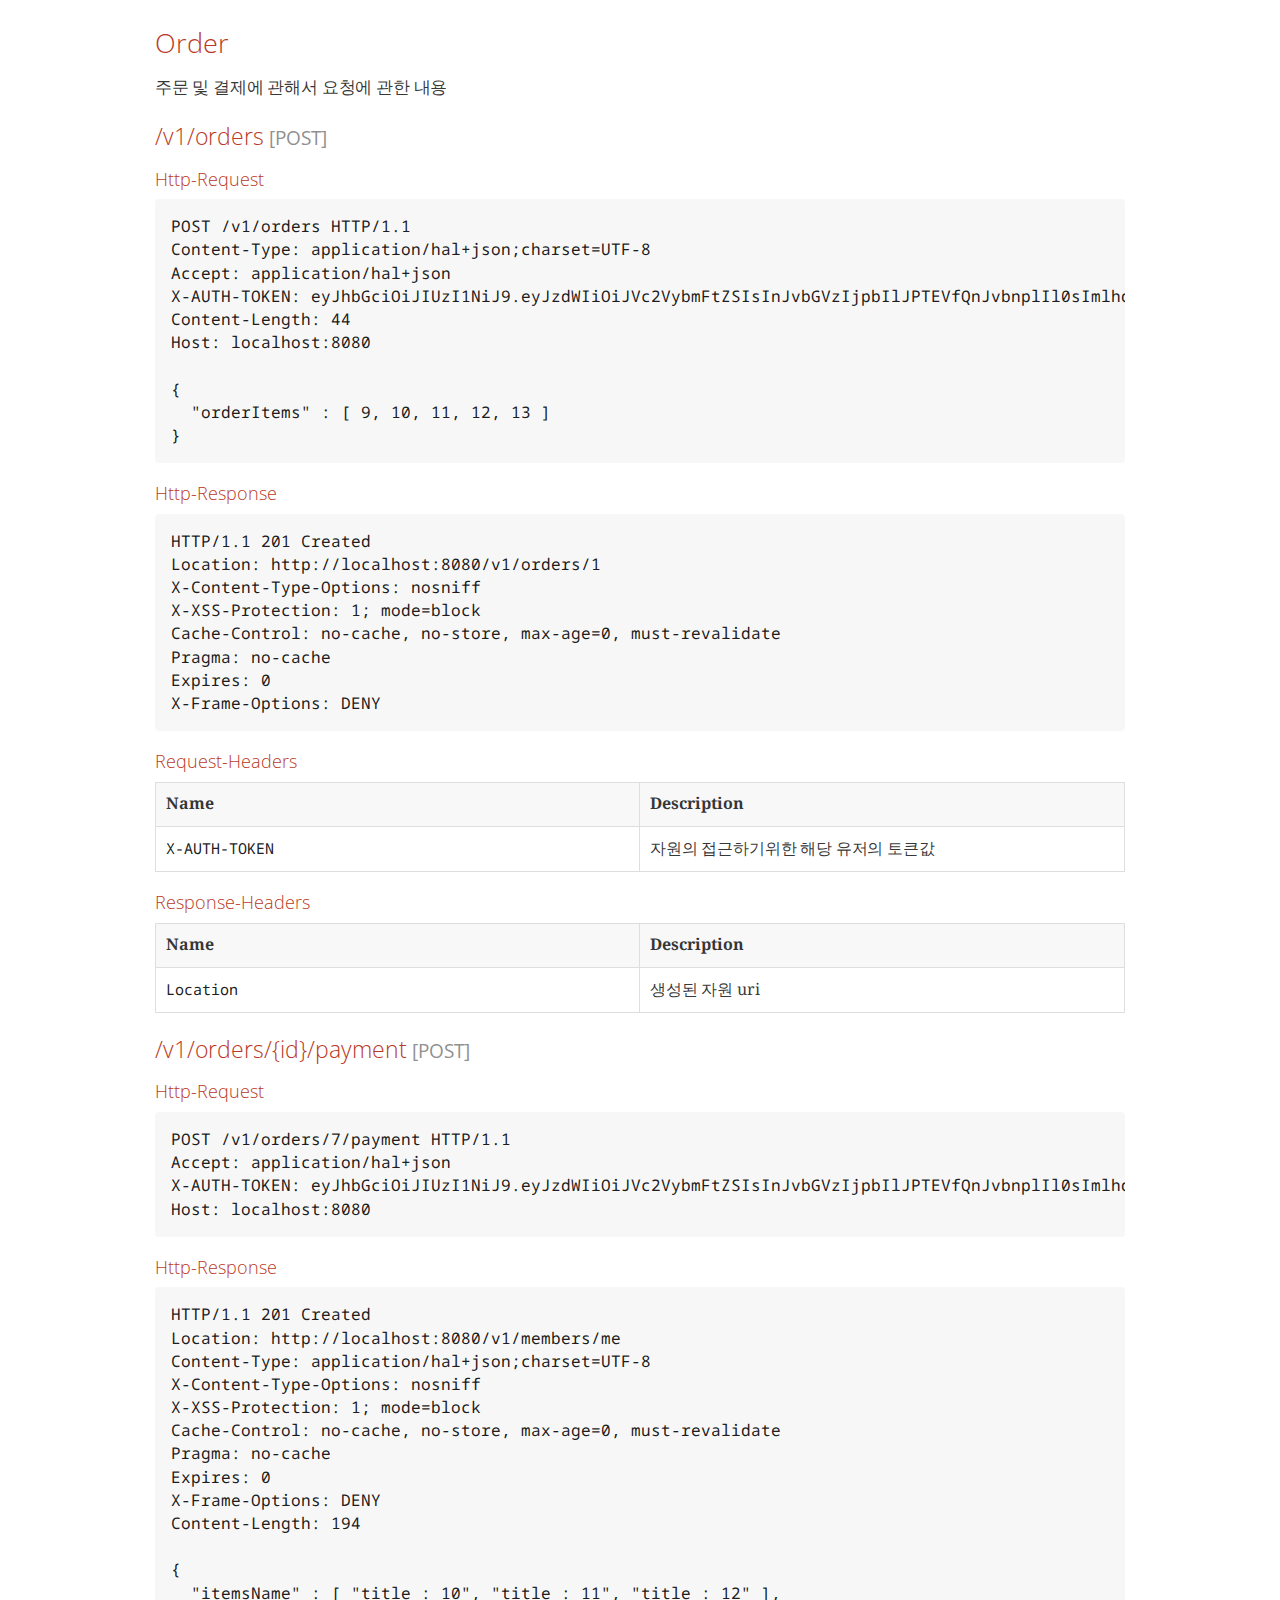
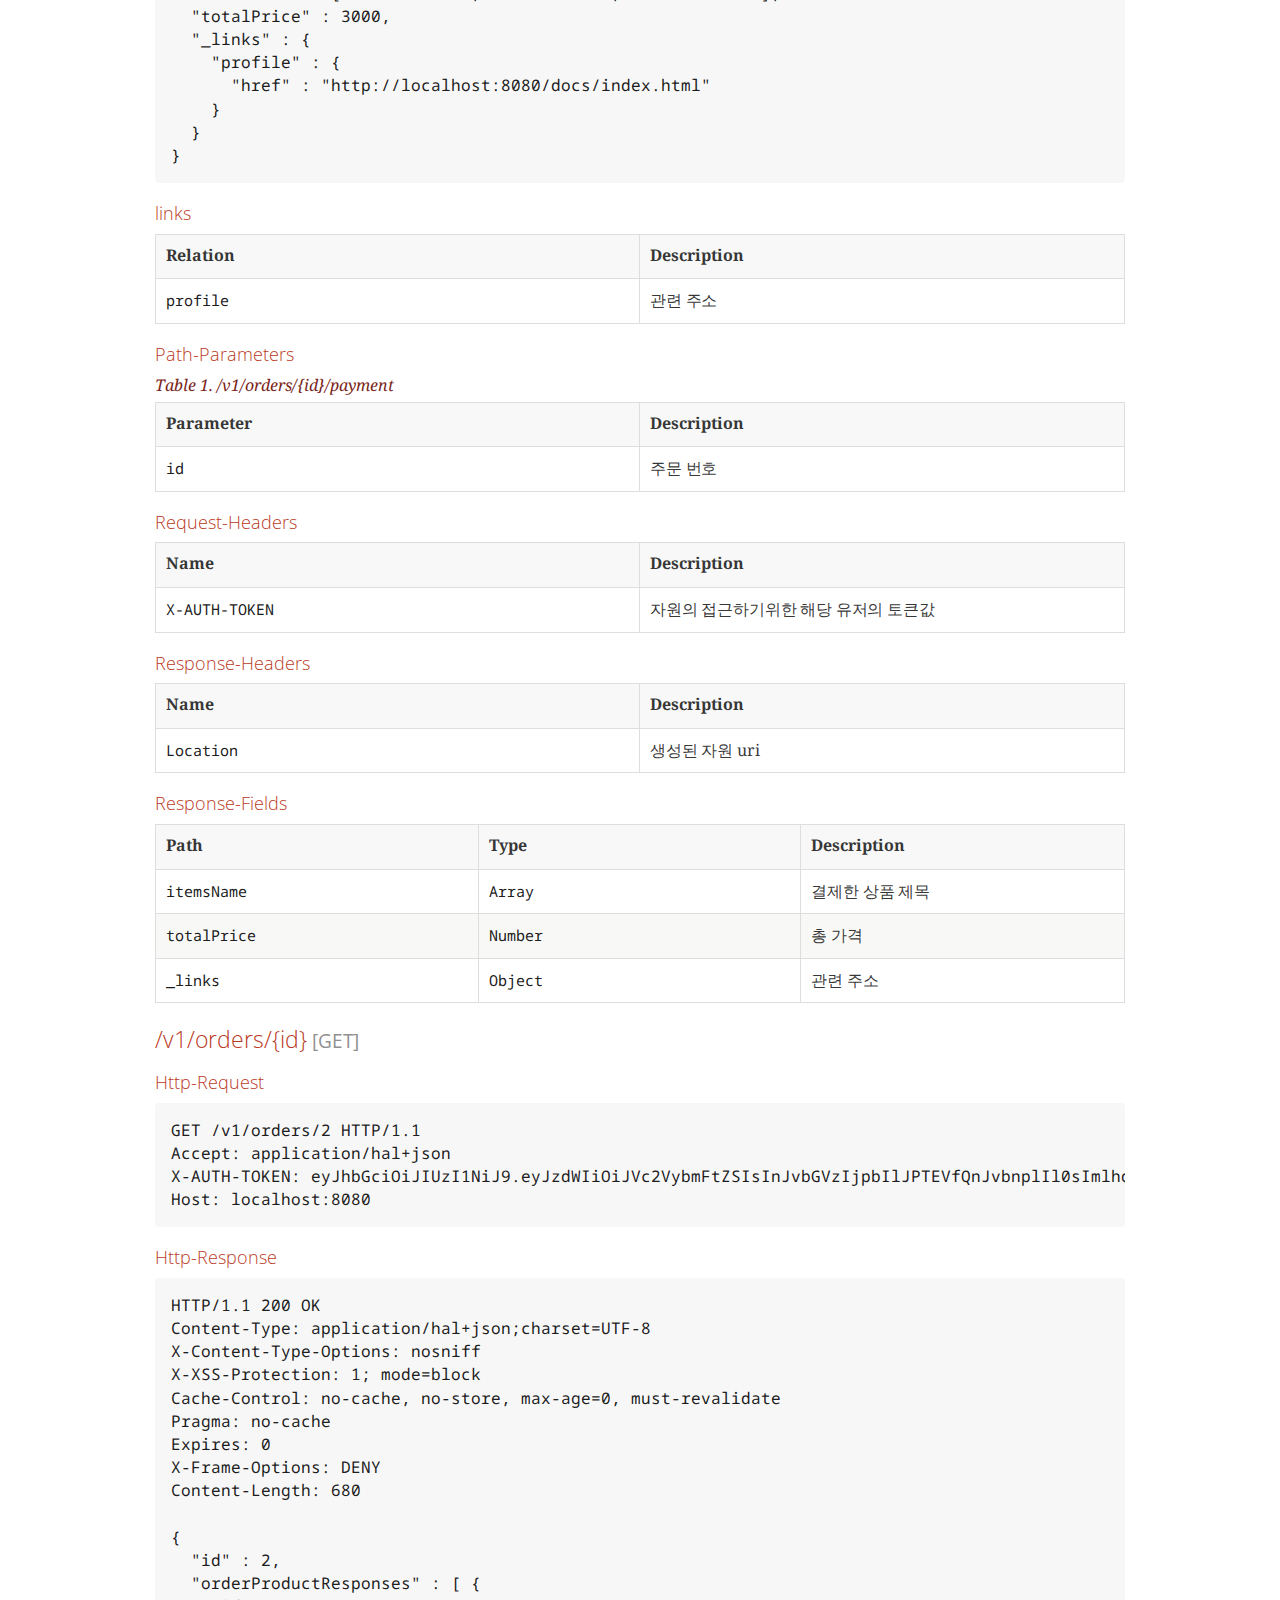
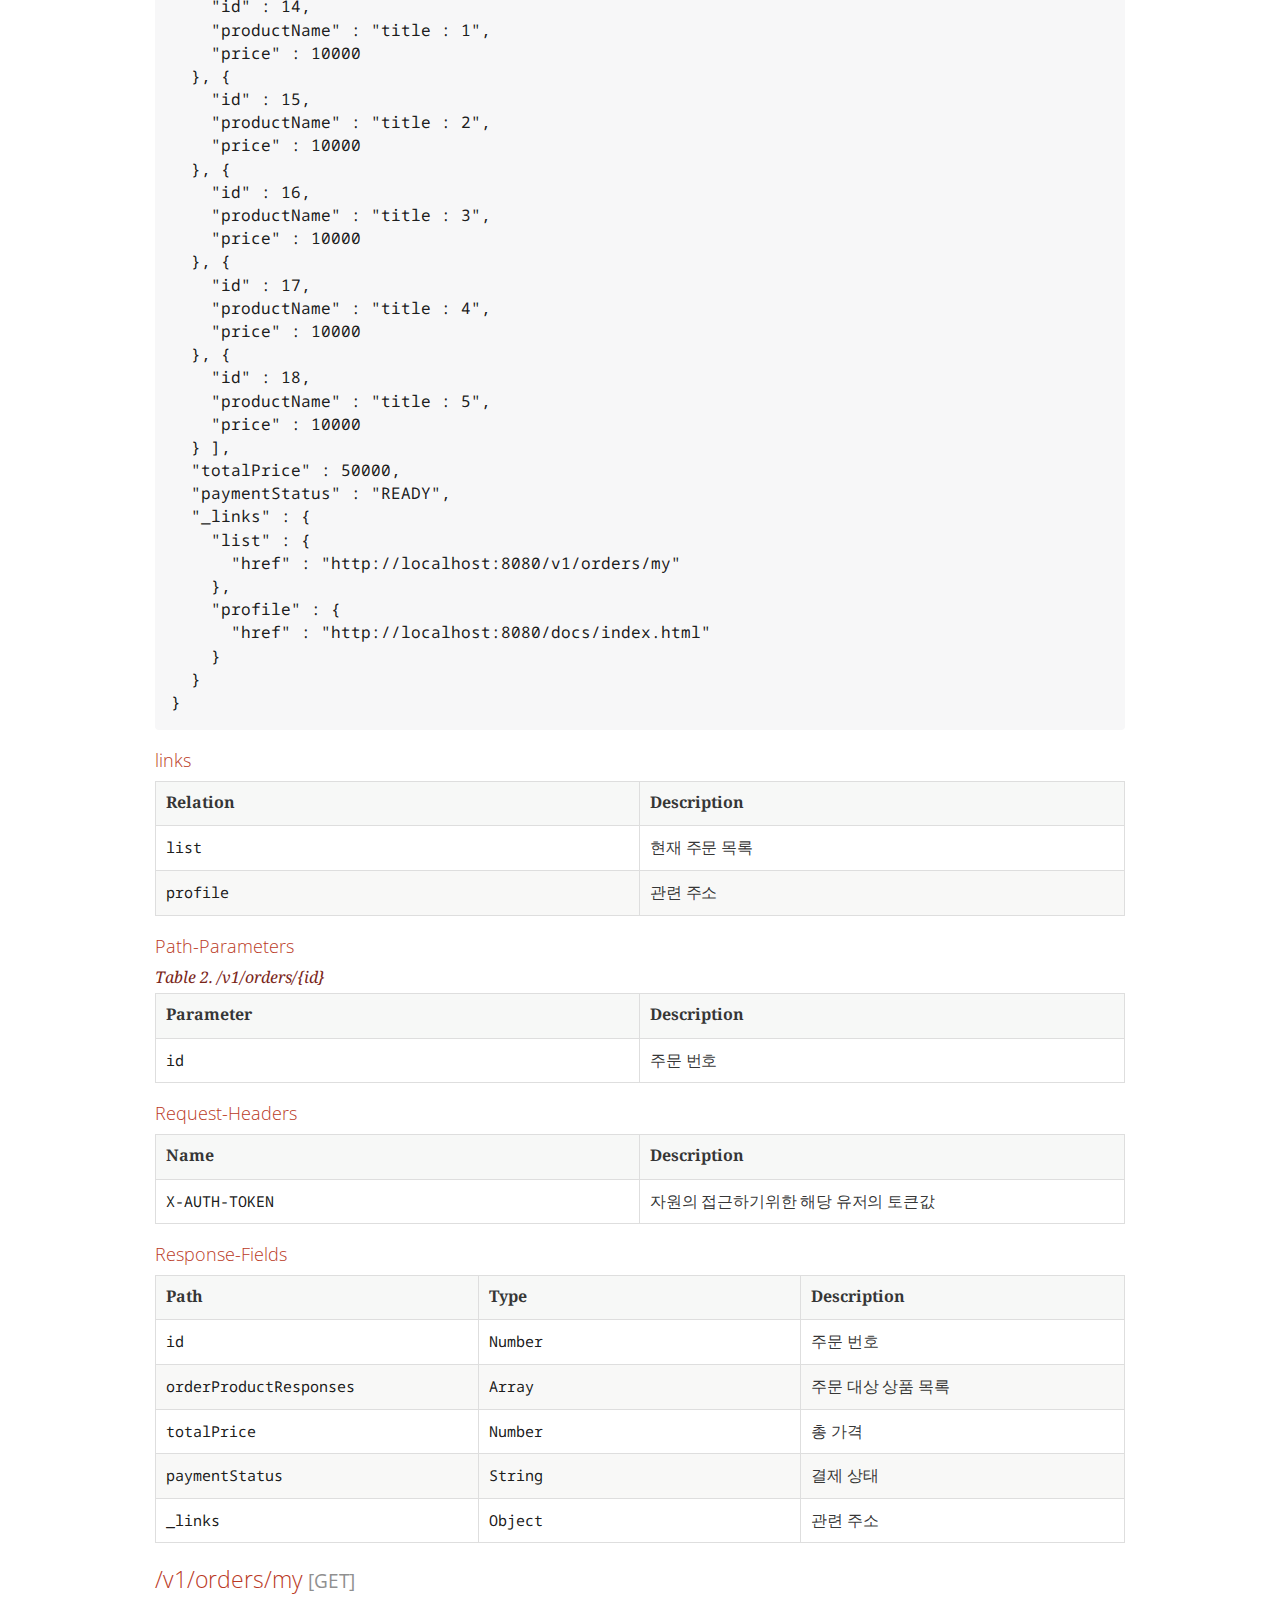
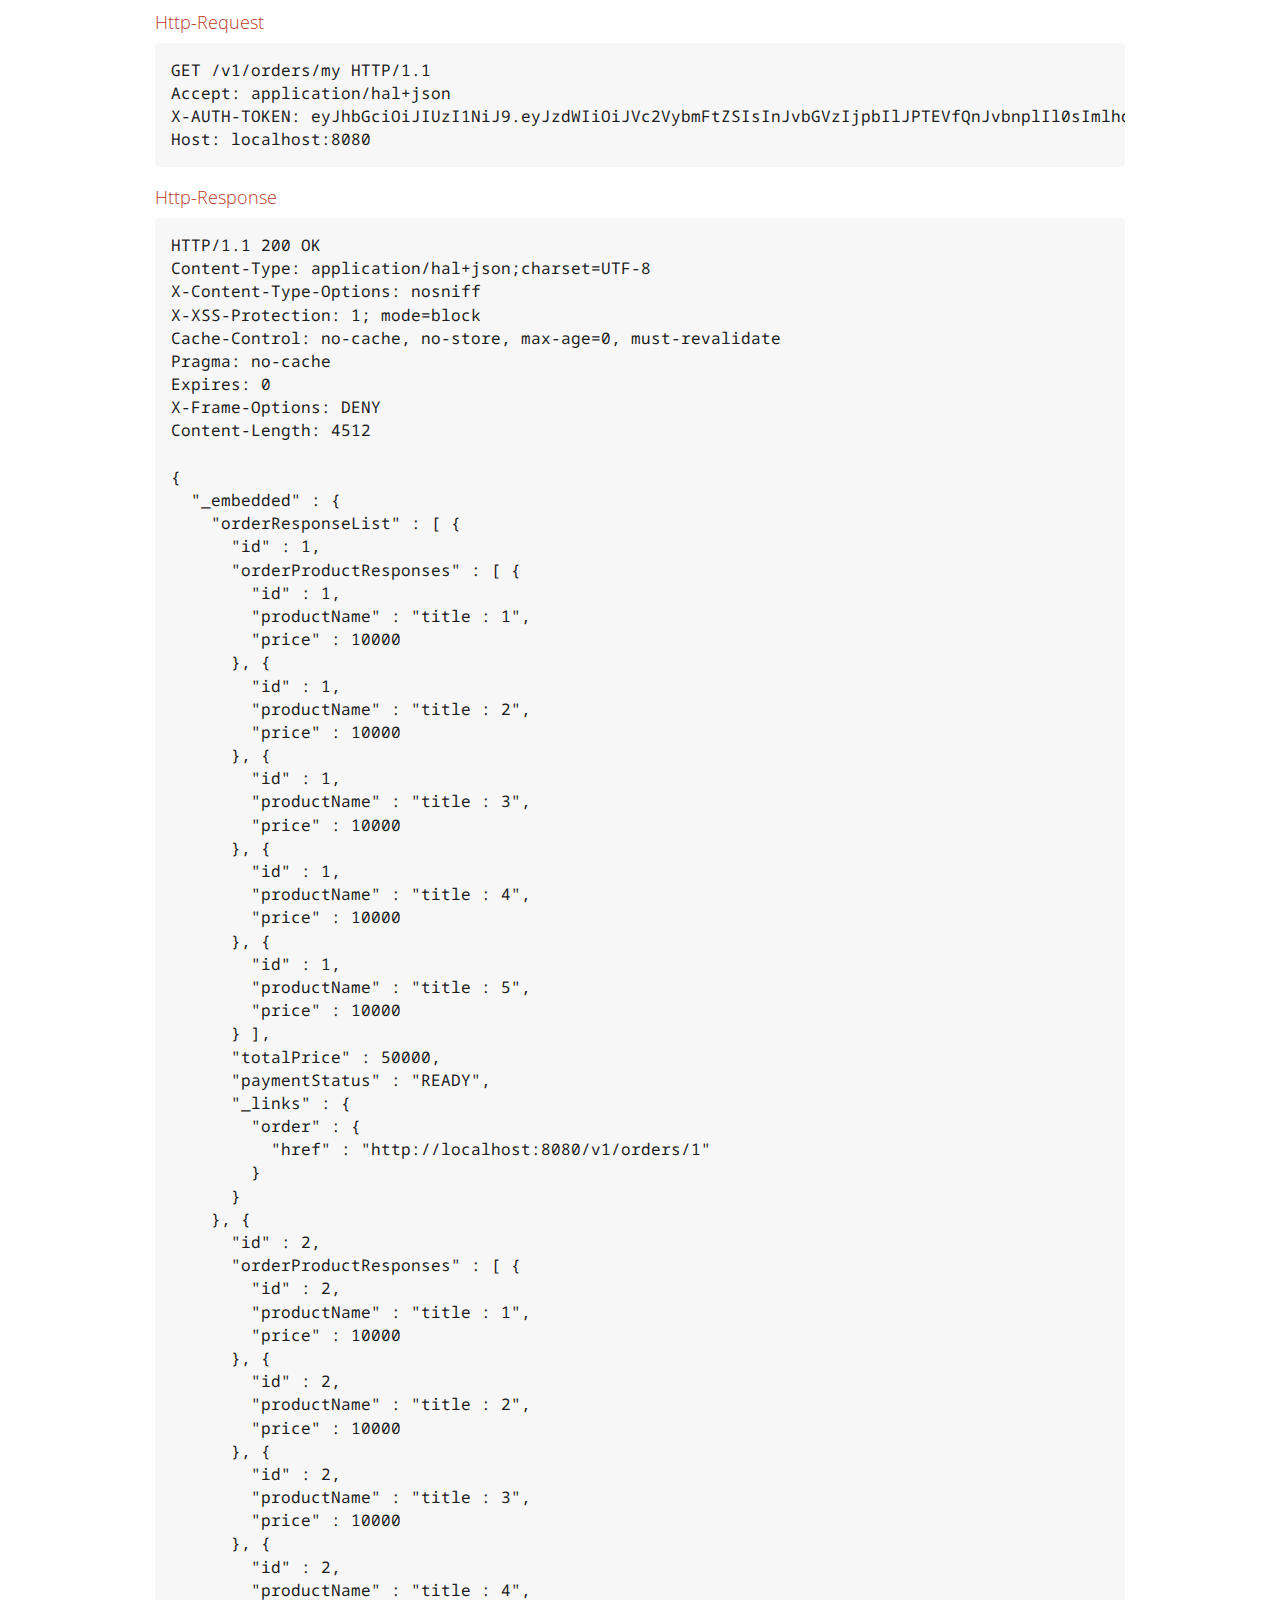
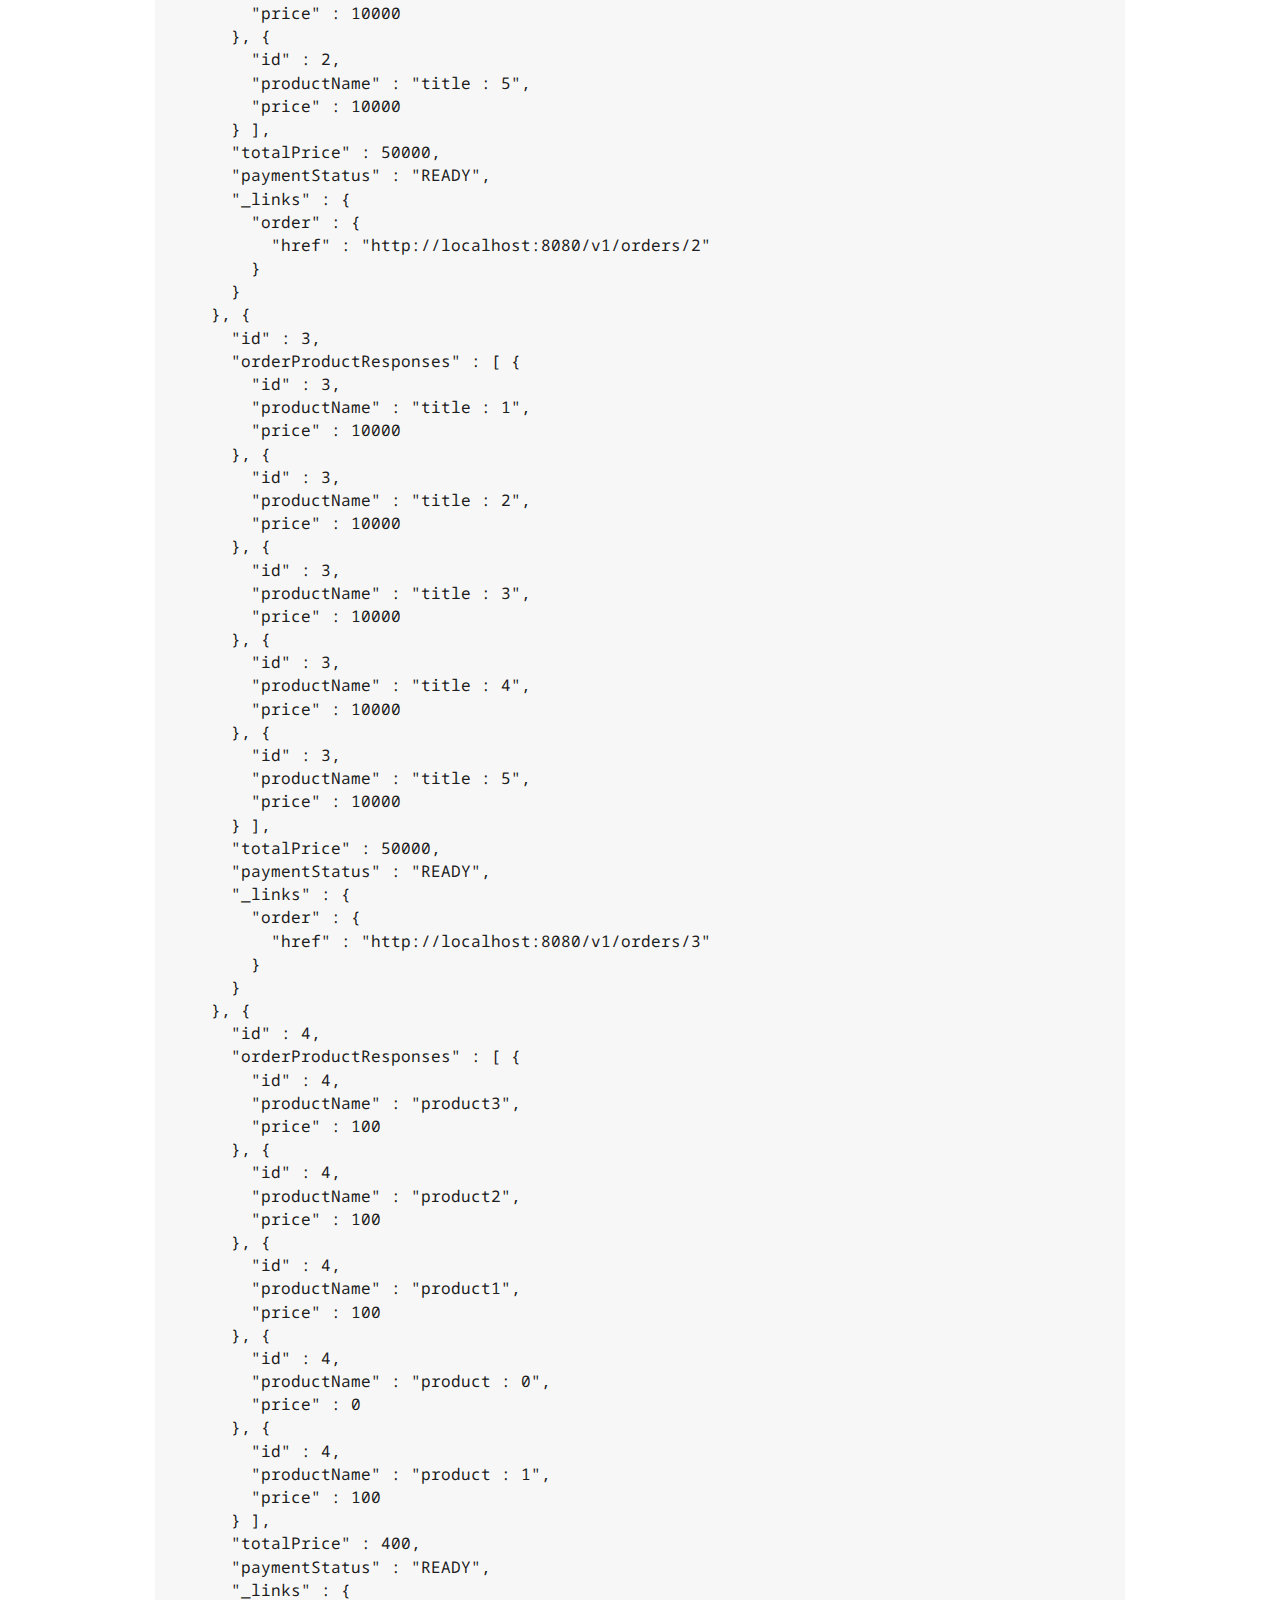
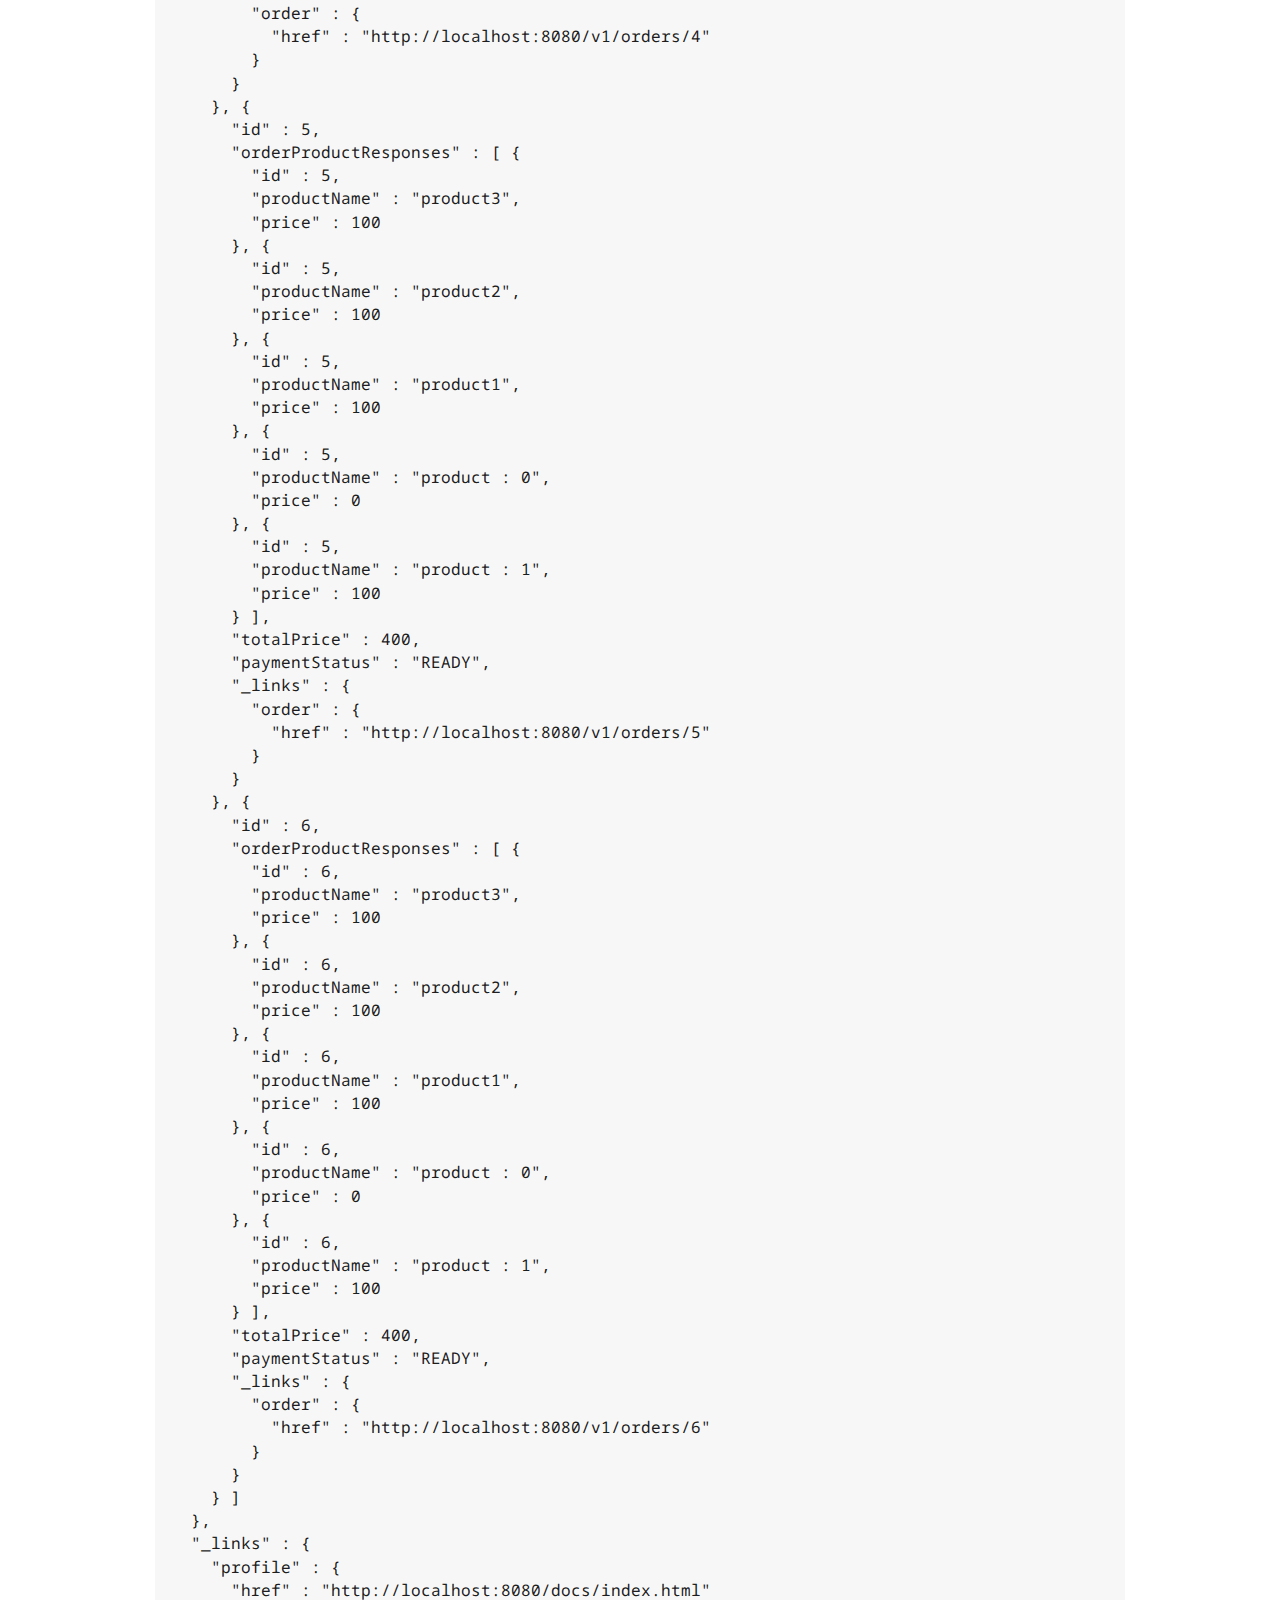
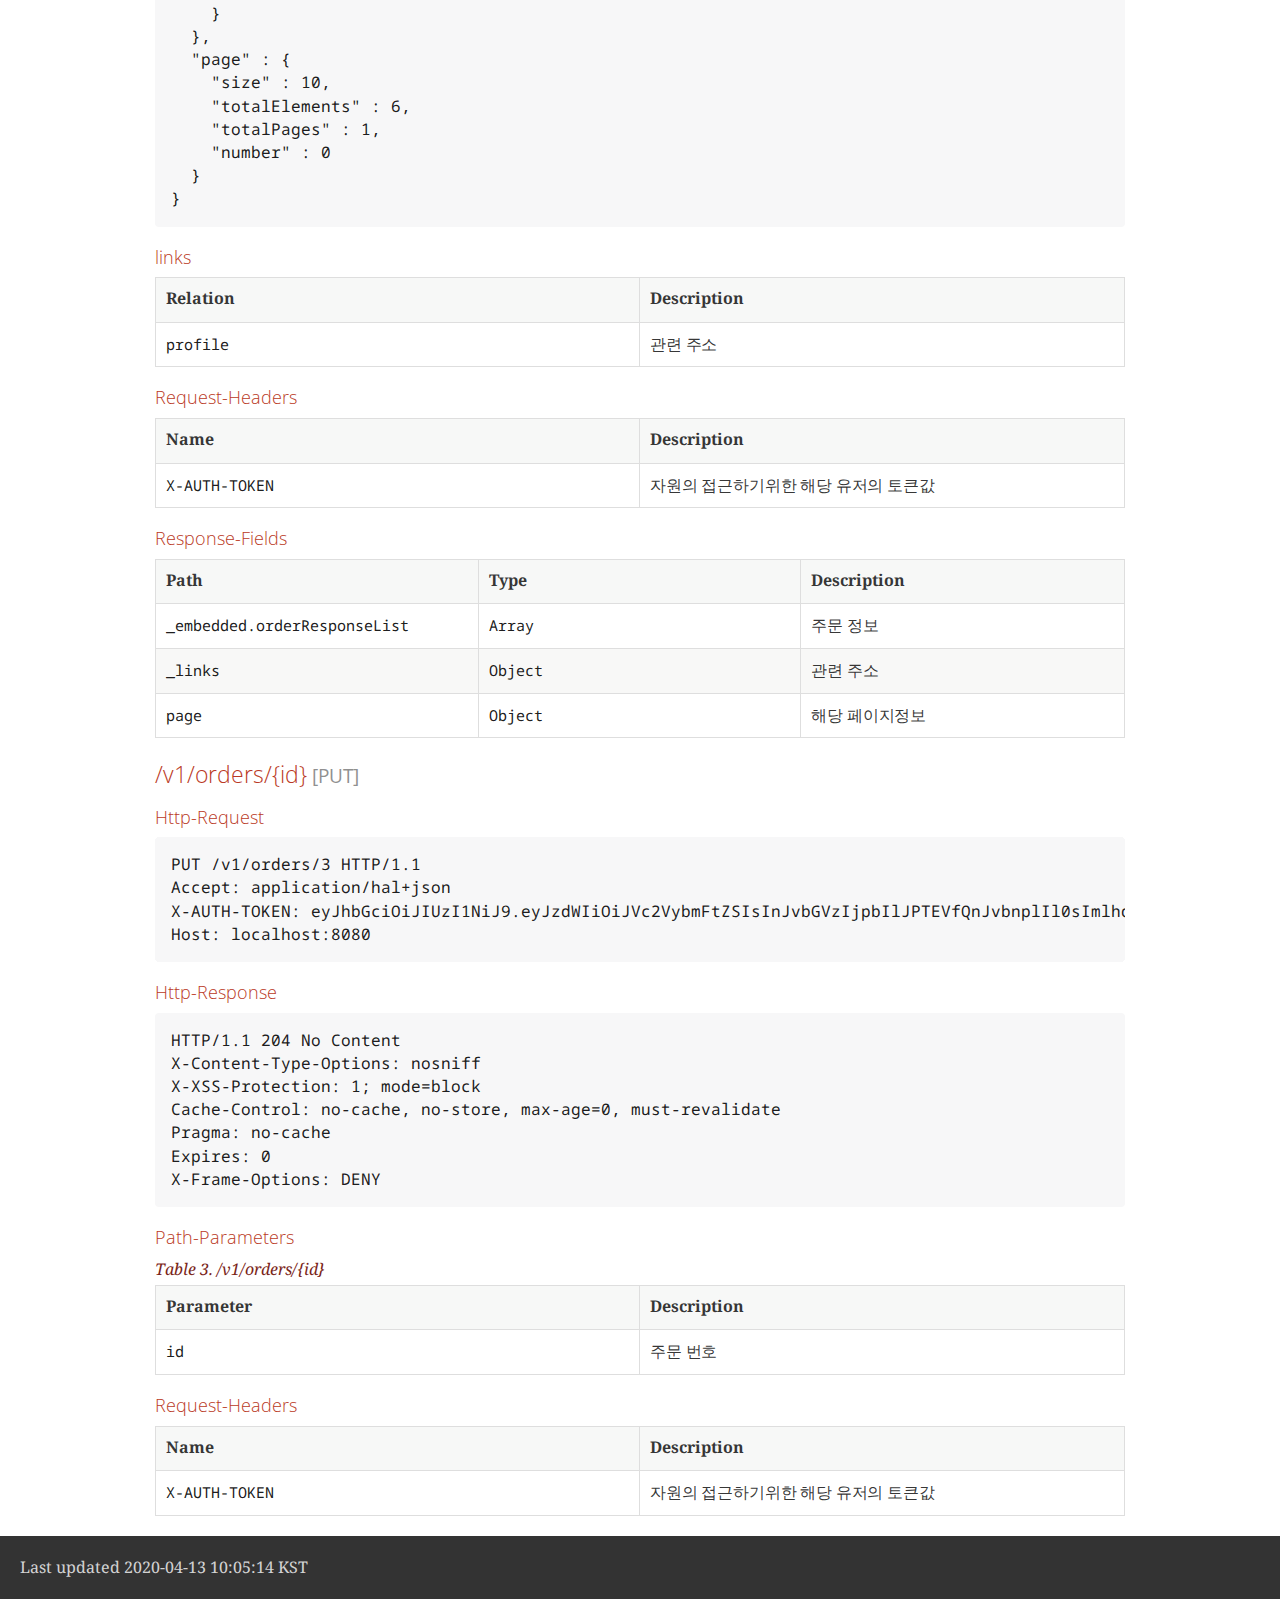
<file: src/main/resources/static/docs/resources/resources-order.html>
<!DOCTYPE html>
<html lang="en">
<head>
<meta charset="UTF-8">
<!--[if IE]><meta http-equiv="X-UA-Compatible" content="IE=edge"><![endif]-->
<meta name="viewport" content="width=device-width, initial-scale=1.0">
<meta name="generator" content="Asciidoctor 1.5.6.1">
<title>Order</title>
<link rel="stylesheet" href="https://fonts.googleapis.com/css?family=Open+Sans:300,300italic,400,400italic,600,600italic%7CNoto+Serif:400,400italic,700,700italic%7CDroid+Sans+Mono:400,700">
<style>
/* Asciidoctor default stylesheet | MIT License | http://asciidoctor.org */
/* Remove comment around @import statement below when using as a custom stylesheet */
/*@import "https://fonts.googleapis.com/css?family=Open+Sans:300,300italic,400,400italic,600,600italic%7CNoto+Serif:400,400italic,700,700italic%7CDroid+Sans+Mono:400,700";*/
article,aside,details,figcaption,figure,footer,header,hgroup,main,nav,section,summary{display:block}
audio,canvas,video{display:inline-block}
audio:not([controls]){display:none;height:0}
[hidden],template{display:none}
script{display:none!important}
html{font-family:sans-serif;-ms-text-size-adjust:100%;-webkit-text-size-adjust:100%}
a{background:transparent}
a:focus{outline:thin dotted}
a:active,a:hover{outline:0}
h1{font-size:2em;margin:.67em 0}
abbr[title]{border-bottom:1px dotted}
b,strong{font-weight:bold}
dfn{font-style:italic}
hr{-moz-box-sizing:content-box;box-sizing:content-box;height:0}
mark{background:#ff0;color:#000}
code,kbd,pre,samp{font-family:monospace;font-size:1em}
pre{white-space:pre-wrap}
q{quotes:"\201C" "\201D" "\2018" "\2019"}
small{font-size:80%}
sub,sup{font-size:75%;line-height:0;position:relative;vertical-align:baseline}
sup{top:-.5em}
sub{bottom:-.25em}
img{border:0}
svg:not(:root){overflow:hidden}
figure{margin:0}
fieldset{border:1px solid silver;margin:0 2px;padding:.35em .625em .75em}
legend{border:0;padding:0}
button,input,select,textarea{font-family:inherit;font-size:100%;margin:0}
button,input{line-height:normal}
button,select{text-transform:none}
button,html input[type="button"],input[type="reset"],input[type="submit"]{-webkit-appearance:button;cursor:pointer}
button[disabled],html input[disabled]{cursor:default}
input[type="checkbox"],input[type="radio"]{box-sizing:border-box;padding:0}
input[type="search"]{-webkit-appearance:textfield;-moz-box-sizing:content-box;-webkit-box-sizing:content-box;box-sizing:content-box}
input[type="search"]::-webkit-search-cancel-button,input[type="search"]::-webkit-search-decoration{-webkit-appearance:none}
button::-moz-focus-inner,input::-moz-focus-inner{border:0;padding:0}
textarea{overflow:auto;vertical-align:top}
table{border-collapse:collapse;border-spacing:0}
*,*:before,*:after{-moz-box-sizing:border-box;-webkit-box-sizing:border-box;box-sizing:border-box}
html,body{font-size:100%}
body{background:#fff;color:rgba(0,0,0,.8);padding:0;margin:0;font-family:"Noto Serif","DejaVu Serif",serif;font-weight:400;font-style:normal;line-height:1;position:relative;cursor:auto;tab-size:4;-moz-osx-font-smoothing:grayscale;-webkit-font-smoothing:antialiased}
a:hover{cursor:pointer}
img,object,embed{max-width:100%;height:auto}
object,embed{height:100%}
img{-ms-interpolation-mode:bicubic}
.left{float:left!important}
.right{float:right!important}
.text-left{text-align:left!important}
.text-right{text-align:right!important}
.text-center{text-align:center!important}
.text-justify{text-align:justify!important}
.hide{display:none}
img,object,svg{display:inline-block;vertical-align:middle}
textarea{height:auto;min-height:50px}
select{width:100%}
.center{margin-left:auto;margin-right:auto}
.spread{width:100%}
p.lead,.paragraph.lead>p,#preamble>.sectionbody>.paragraph:first-of-type p{font-size:1.21875em;line-height:1.6}
.subheader,.admonitionblock td.content>.title,.audioblock>.title,.exampleblock>.title,.imageblock>.title,.listingblock>.title,.literalblock>.title,.stemblock>.title,.openblock>.title,.paragraph>.title,.quoteblock>.title,table.tableblock>.title,.verseblock>.title,.videoblock>.title,.dlist>.title,.olist>.title,.ulist>.title,.qlist>.title,.hdlist>.title{line-height:1.45;color:#7a2518;font-weight:400;margin-top:0;margin-bottom:.25em}
div,dl,dt,dd,ul,ol,li,h1,h2,h3,#toctitle,.sidebarblock>.content>.title,h4,h5,h6,pre,form,p,blockquote,th,td{margin:0;padding:0;direction:ltr}
a{color:#2156a5;text-decoration:underline;line-height:inherit}
a:hover,a:focus{color:#1d4b8f}
a img{border:none}
p{font-family:inherit;font-weight:400;font-size:1em;line-height:1.6;margin-bottom:1.25em;text-rendering:optimizeLegibility}
p aside{font-size:.875em;line-height:1.35;font-style:italic}
h1,h2,h3,#toctitle,.sidebarblock>.content>.title,h4,h5,h6{font-family:"Open Sans","DejaVu Sans",sans-serif;font-weight:300;font-style:normal;color:#ba3925;text-rendering:optimizeLegibility;margin-top:1em;margin-bottom:.5em;line-height:1.0125em}
h1 small,h2 small,h3 small,#toctitle small,.sidebarblock>.content>.title small,h4 small,h5 small,h6 small{font-size:60%;color:#e99b8f;line-height:0}
h1{font-size:2.125em}
h2{font-size:1.6875em}
h3,#toctitle,.sidebarblock>.content>.title{font-size:1.375em}
h4,h5{font-size:1.125em}
h6{font-size:1em}
hr{border:solid #ddddd8;border-width:1px 0 0;clear:both;margin:1.25em 0 1.1875em;height:0}
em,i{font-style:italic;line-height:inherit}
strong,b{font-weight:bold;line-height:inherit}
small{font-size:60%;line-height:inherit}
code{font-family:"Droid Sans Mono","DejaVu Sans Mono",monospace;font-weight:400;color:rgba(0,0,0,.9)}
ul,ol,dl{font-size:1em;line-height:1.6;margin-bottom:1.25em;list-style-position:outside;font-family:inherit}
ul,ol{margin-left:1.5em}
ul li ul,ul li ol{margin-left:1.25em;margin-bottom:0;font-size:1em}
ul.square li ul,ul.circle li ul,ul.disc li ul{list-style:inherit}
ul.square{list-style-type:square}
ul.circle{list-style-type:circle}
ul.disc{list-style-type:disc}
ol li ul,ol li ol{margin-left:1.25em;margin-bottom:0}
dl dt{margin-bottom:.3125em;font-weight:bold}
dl dd{margin-bottom:1.25em}
abbr,acronym{text-transform:uppercase;font-size:90%;color:rgba(0,0,0,.8);border-bottom:1px dotted #ddd;cursor:help}
abbr{text-transform:none}
blockquote{margin:0 0 1.25em;padding:.5625em 1.25em 0 1.1875em;border-left:1px solid #ddd}
blockquote cite{display:block;font-size:.9375em;color:rgba(0,0,0,.6)}
blockquote cite:before{content:"\2014 \0020"}
blockquote cite a,blockquote cite a:visited{color:rgba(0,0,0,.6)}
blockquote,blockquote p{line-height:1.6;color:rgba(0,0,0,.85)}
@media only screen and (min-width:768px){h1,h2,h3,#toctitle,.sidebarblock>.content>.title,h4,h5,h6{line-height:1.2}
h1{font-size:2.75em}
h2{font-size:2.3125em}
h3,#toctitle,.sidebarblock>.content>.title{font-size:1.6875em}
h4{font-size:1.4375em}}
table{background:#fff;margin-bottom:1.25em;border:solid 1px #dedede}
table thead,table tfoot{background:#f7f8f7;font-weight:bold}
table thead tr th,table thead tr td,table tfoot tr th,table tfoot tr td{padding:.5em .625em .625em;font-size:inherit;color:rgba(0,0,0,.8);text-align:left}
table tr th,table tr td{padding:.5625em .625em;font-size:inherit;color:rgba(0,0,0,.8)}
table tr.even,table tr.alt,table tr:nth-of-type(even){background:#f8f8f7}
table thead tr th,table tfoot tr th,table tbody tr td,table tr td,table tfoot tr td{display:table-cell;line-height:1.6}
h1,h2,h3,#toctitle,.sidebarblock>.content>.title,h4,h5,h6{line-height:1.2;word-spacing:-.05em}
h1 strong,h2 strong,h3 strong,#toctitle strong,.sidebarblock>.content>.title strong,h4 strong,h5 strong,h6 strong{font-weight:400}
.clearfix:before,.clearfix:after,.float-group:before,.float-group:after{content:" ";display:table}
.clearfix:after,.float-group:after{clear:both}
*:not(pre)>code{font-size:.9375em;font-style:normal!important;letter-spacing:0;padding:.1em .5ex;word-spacing:-.15em;background-color:#f7f7f8;-webkit-border-radius:4px;border-radius:4px;line-height:1.45;text-rendering:optimizeSpeed;word-wrap:break-word}
*:not(pre)>code.nobreak{word-wrap:normal}
*:not(pre)>code.nowrap{white-space:nowrap}
pre,pre>code{line-height:1.45;color:rgba(0,0,0,.9);font-family:"Droid Sans Mono","DejaVu Sans Mono",monospace;font-weight:400;text-rendering:optimizeSpeed}
em em{font-style:normal}
strong strong{font-weight:400}
.keyseq{color:rgba(51,51,51,.8)}
kbd{font-family:"Droid Sans Mono","DejaVu Sans Mono",monospace;display:inline-block;color:rgba(0,0,0,.8);font-size:.65em;line-height:1.45;background-color:#f7f7f7;border:1px solid #ccc;-webkit-border-radius:3px;border-radius:3px;-webkit-box-shadow:0 1px 0 rgba(0,0,0,.2),0 0 0 .1em white inset;box-shadow:0 1px 0 rgba(0,0,0,.2),0 0 0 .1em #fff inset;margin:0 .15em;padding:.2em .5em;vertical-align:middle;position:relative;top:-.1em;white-space:nowrap}
.keyseq kbd:first-child{margin-left:0}
.keyseq kbd:last-child{margin-right:0}
.menuseq,.menuref{color:#000}
.menuseq b:not(.caret),.menuref{font-weight:inherit}
.menuseq{word-spacing:-.02em}
.menuseq b.caret{font-size:1.25em;line-height:.8}
.menuseq i.caret{font-weight:bold;text-align:center;width:.45em}
b.button:before,b.button:after{position:relative;top:-1px;font-weight:400}
b.button:before{content:"[";padding:0 3px 0 2px}
b.button:after{content:"]";padding:0 2px 0 3px}
p a>code:hover{color:rgba(0,0,0,.9)}
#header,#content,#footnotes,#footer{width:100%;margin-left:auto;margin-right:auto;margin-top:0;margin-bottom:0;max-width:62.5em;*zoom:1;position:relative;padding-left:.9375em;padding-right:.9375em}
#header:before,#header:after,#content:before,#content:after,#footnotes:before,#footnotes:after,#footer:before,#footer:after{content:" ";display:table}
#header:after,#content:after,#footnotes:after,#footer:after{clear:both}
#content{margin-top:1.25em}
#content:before{content:none}
#header>h1:first-child{color:rgba(0,0,0,.85);margin-top:2.25rem;margin-bottom:0}
#header>h1:first-child+#toc{margin-top:8px;border-top:1px solid #ddddd8}
#header>h1:only-child,body.toc2 #header>h1:nth-last-child(2){border-bottom:1px solid #ddddd8;padding-bottom:8px}
#header .details{border-bottom:1px solid #ddddd8;line-height:1.45;padding-top:.25em;padding-bottom:.25em;padding-left:.25em;color:rgba(0,0,0,.6);display:-ms-flexbox;display:-webkit-flex;display:flex;-ms-flex-flow:row wrap;-webkit-flex-flow:row wrap;flex-flow:row wrap}
#header .details span:first-child{margin-left:-.125em}
#header .details span.email a{color:rgba(0,0,0,.85)}
#header .details br{display:none}
#header .details br+span:before{content:"\00a0\2013\00a0"}
#header .details br+span.author:before{content:"\00a0\22c5\00a0";color:rgba(0,0,0,.85)}
#header .details br+span#revremark:before{content:"\00a0|\00a0"}
#header #revnumber{text-transform:capitalize}
#header #revnumber:after{content:"\00a0"}
#content>h1:first-child:not([class]){color:rgba(0,0,0,.85);border-bottom:1px solid #ddddd8;padding-bottom:8px;margin-top:0;padding-top:1rem;margin-bottom:1.25rem}
#toc{border-bottom:1px solid #efefed;padding-bottom:.5em}
#toc>ul{margin-left:.125em}
#toc ul.sectlevel0>li>a{font-style:italic}
#toc ul.sectlevel0 ul.sectlevel1{margin:.5em 0}
#toc ul{font-family:"Open Sans","DejaVu Sans",sans-serif;list-style-type:none}
#toc li{line-height:1.3334;margin-top:.3334em}
#toc a{text-decoration:none}
#toc a:active{text-decoration:underline}
#toctitle{color:#7a2518;font-size:1.2em}
@media only screen and (min-width:768px){#toctitle{font-size:1.375em}
body.toc2{padding-left:15em;padding-right:0}
#toc.toc2{margin-top:0!important;background-color:#f8f8f7;position:fixed;width:15em;left:0;top:0;border-right:1px solid #efefed;border-top-width:0!important;border-bottom-width:0!important;z-index:1000;padding:1.25em 1em;height:100%;overflow:auto}
#toc.toc2 #toctitle{margin-top:0;margin-bottom:.8rem;font-size:1.2em}
#toc.toc2>ul{font-size:.9em;margin-bottom:0}
#toc.toc2 ul ul{margin-left:0;padding-left:1em}
#toc.toc2 ul.sectlevel0 ul.sectlevel1{padding-left:0;margin-top:.5em;margin-bottom:.5em}
body.toc2.toc-right{padding-left:0;padding-right:15em}
body.toc2.toc-right #toc.toc2{border-right-width:0;border-left:1px solid #efefed;left:auto;right:0}}
@media only screen and (min-width:1280px){body.toc2{padding-left:20em;padding-right:0}
#toc.toc2{width:20em}
#toc.toc2 #toctitle{font-size:1.375em}
#toc.toc2>ul{font-size:.95em}
#toc.toc2 ul ul{padding-left:1.25em}
body.toc2.toc-right{padding-left:0;padding-right:20em}}
#content #toc{border-style:solid;border-width:1px;border-color:#e0e0dc;margin-bottom:1.25em;padding:1.25em;background:#f8f8f7;-webkit-border-radius:4px;border-radius:4px}
#content #toc>:first-child{margin-top:0}
#content #toc>:last-child{margin-bottom:0}
#footer{max-width:100%;background-color:rgba(0,0,0,.8);padding:1.25em}
#footer-text{color:rgba(255,255,255,.8);line-height:1.44}
.sect1{padding-bottom:.625em}
@media only screen and (min-width:768px){.sect1{padding-bottom:1.25em}}
.sect1+.sect1{border-top:1px solid #efefed}
#content h1>a.anchor,h2>a.anchor,h3>a.anchor,#toctitle>a.anchor,.sidebarblock>.content>.title>a.anchor,h4>a.anchor,h5>a.anchor,h6>a.anchor{position:absolute;z-index:1001;width:1.5ex;margin-left:-1.5ex;display:block;text-decoration:none!important;visibility:hidden;text-align:center;font-weight:400}
#content h1>a.anchor:before,h2>a.anchor:before,h3>a.anchor:before,#toctitle>a.anchor:before,.sidebarblock>.content>.title>a.anchor:before,h4>a.anchor:before,h5>a.anchor:before,h6>a.anchor:before{content:"\00A7";font-size:.85em;display:block;padding-top:.1em}
#content h1:hover>a.anchor,#content h1>a.anchor:hover,h2:hover>a.anchor,h2>a.anchor:hover,h3:hover>a.anchor,#toctitle:hover>a.anchor,.sidebarblock>.content>.title:hover>a.anchor,h3>a.anchor:hover,#toctitle>a.anchor:hover,.sidebarblock>.content>.title>a.anchor:hover,h4:hover>a.anchor,h4>a.anchor:hover,h5:hover>a.anchor,h5>a.anchor:hover,h6:hover>a.anchor,h6>a.anchor:hover{visibility:visible}
#content h1>a.link,h2>a.link,h3>a.link,#toctitle>a.link,.sidebarblock>.content>.title>a.link,h4>a.link,h5>a.link,h6>a.link{color:#ba3925;text-decoration:none}
#content h1>a.link:hover,h2>a.link:hover,h3>a.link:hover,#toctitle>a.link:hover,.sidebarblock>.content>.title>a.link:hover,h4>a.link:hover,h5>a.link:hover,h6>a.link:hover{color:#a53221}
.audioblock,.imageblock,.literalblock,.listingblock,.stemblock,.videoblock{margin-bottom:1.25em}
.admonitionblock td.content>.title,.audioblock>.title,.exampleblock>.title,.imageblock>.title,.listingblock>.title,.literalblock>.title,.stemblock>.title,.openblock>.title,.paragraph>.title,.quoteblock>.title,table.tableblock>.title,.verseblock>.title,.videoblock>.title,.dlist>.title,.olist>.title,.ulist>.title,.qlist>.title,.hdlist>.title{text-rendering:optimizeLegibility;text-align:left;font-family:"Noto Serif","DejaVu Serif",serif;font-size:1rem;font-style:italic}
table.tableblock>caption.title{white-space:nowrap;overflow:visible;max-width:0}
.paragraph.lead>p,#preamble>.sectionbody>.paragraph:first-of-type p{color:rgba(0,0,0,.85)}
table.tableblock #preamble>.sectionbody>.paragraph:first-of-type p{font-size:inherit}
.admonitionblock>table{border-collapse:separate;border:0;background:none;width:100%}
.admonitionblock>table td.icon{text-align:center;width:80px}
.admonitionblock>table td.icon img{max-width:initial}
.admonitionblock>table td.icon .title{font-weight:bold;font-family:"Open Sans","DejaVu Sans",sans-serif;text-transform:uppercase}
.admonitionblock>table td.content{padding-left:1.125em;padding-right:1.25em;border-left:1px solid #ddddd8;color:rgba(0,0,0,.6)}
.admonitionblock>table td.content>:last-child>:last-child{margin-bottom:0}
.exampleblock>.content{border-style:solid;border-width:1px;border-color:#e6e6e6;margin-bottom:1.25em;padding:1.25em;background:#fff;-webkit-border-radius:4px;border-radius:4px}
.exampleblock>.content>:first-child{margin-top:0}
.exampleblock>.content>:last-child{margin-bottom:0}
.sidebarblock{border-style:solid;border-width:1px;border-color:#e0e0dc;margin-bottom:1.25em;padding:1.25em;background:#f8f8f7;-webkit-border-radius:4px;border-radius:4px}
.sidebarblock>:first-child{margin-top:0}
.sidebarblock>:last-child{margin-bottom:0}
.sidebarblock>.content>.title{color:#7a2518;margin-top:0;text-align:center}
.exampleblock>.content>:last-child>:last-child,.exampleblock>.content .olist>ol>li:last-child>:last-child,.exampleblock>.content .ulist>ul>li:last-child>:last-child,.exampleblock>.content .qlist>ol>li:last-child>:last-child,.sidebarblock>.content>:last-child>:last-child,.sidebarblock>.content .olist>ol>li:last-child>:last-child,.sidebarblock>.content .ulist>ul>li:last-child>:last-child,.sidebarblock>.content .qlist>ol>li:last-child>:last-child{margin-bottom:0}
.literalblock pre,.listingblock pre:not(.highlight),.listingblock pre[class="highlight"],.listingblock pre[class^="highlight "],.listingblock pre.CodeRay,.listingblock pre.prettyprint{background:#f7f7f8}
.sidebarblock .literalblock pre,.sidebarblock .listingblock pre:not(.highlight),.sidebarblock .listingblock pre[class="highlight"],.sidebarblock .listingblock pre[class^="highlight "],.sidebarblock .listingblock pre.CodeRay,.sidebarblock .listingblock pre.prettyprint{background:#f2f1f1}
.literalblock pre,.literalblock pre[class],.listingblock pre,.listingblock pre[class]{-webkit-border-radius:4px;border-radius:4px;word-wrap:break-word;padding:1em;font-size:.8125em}
.literalblock pre.nowrap,.literalblock pre[class].nowrap,.listingblock pre.nowrap,.listingblock pre[class].nowrap{overflow-x:auto;white-space:pre;word-wrap:normal}
@media only screen and (min-width:768px){.literalblock pre,.literalblock pre[class],.listingblock pre,.listingblock pre[class]{font-size:.90625em}}
@media only screen and (min-width:1280px){.literalblock pre,.literalblock pre[class],.listingblock pre,.listingblock pre[class]{font-size:1em}}
.literalblock.output pre{color:#f7f7f8;background-color:rgba(0,0,0,.9)}
.listingblock pre.highlightjs{padding:0}
.listingblock pre.highlightjs>code{padding:1em;-webkit-border-radius:4px;border-radius:4px}
.listingblock pre.prettyprint{border-width:0}
.listingblock>.content{position:relative}
.listingblock code[data-lang]:before{display:none;content:attr(data-lang);position:absolute;font-size:.75em;top:.425rem;right:.5rem;line-height:1;text-transform:uppercase;color:#999}
.listingblock:hover code[data-lang]:before{display:block}
.listingblock.terminal pre .command:before{content:attr(data-prompt);padding-right:.5em;color:#999}
.listingblock.terminal pre .command:not([data-prompt]):before{content:"$"}
table.pyhltable{border-collapse:separate;border:0;margin-bottom:0;background:none}
table.pyhltable td{vertical-align:top;padding-top:0;padding-bottom:0;line-height:1.45}
table.pyhltable td.code{padding-left:.75em;padding-right:0}
pre.pygments .lineno,table.pyhltable td:not(.code){color:#999;padding-left:0;padding-right:.5em;border-right:1px solid #ddddd8}
pre.pygments .lineno{display:inline-block;margin-right:.25em}
table.pyhltable .linenodiv{background:none!important;padding-right:0!important}
.quoteblock{margin:0 1em 1.25em 1.5em;display:table}
.quoteblock>.title{margin-left:-1.5em;margin-bottom:.75em}
.quoteblock blockquote,.quoteblock blockquote p{color:rgba(0,0,0,.85);font-size:1.15rem;line-height:1.75;word-spacing:.1em;letter-spacing:0;font-style:italic;text-align:justify}
.quoteblock blockquote{margin:0;padding:0;border:0}
.quoteblock blockquote:before{content:"\201c";float:left;font-size:2.75em;font-weight:bold;line-height:.6em;margin-left:-.6em;color:#7a2518;text-shadow:0 1px 2px rgba(0,0,0,.1)}
.quoteblock blockquote>.paragraph:last-child p{margin-bottom:0}
.quoteblock .attribution{margin-top:.5em;margin-right:.5ex;text-align:right}
.quoteblock .quoteblock{margin-left:0;margin-right:0;padding:.5em 0;border-left:3px solid rgba(0,0,0,.6)}
.quoteblock .quoteblock blockquote{padding:0 0 0 .75em}
.quoteblock .quoteblock blockquote:before{display:none}
.verseblock{margin:0 1em 1.25em 1em}
.verseblock pre{font-family:"Open Sans","DejaVu Sans",sans;font-size:1.15rem;color:rgba(0,0,0,.85);font-weight:300;text-rendering:optimizeLegibility}
.verseblock pre strong{font-weight:400}
.verseblock .attribution{margin-top:1.25rem;margin-left:.5ex}
.quoteblock .attribution,.verseblock .attribution{font-size:.9375em;line-height:1.45;font-style:italic}
.quoteblock .attribution br,.verseblock .attribution br{display:none}
.quoteblock .attribution cite,.verseblock .attribution cite{display:block;letter-spacing:-.025em;color:rgba(0,0,0,.6)}
.quoteblock.abstract{margin:0 0 1.25em 0;display:block}
.quoteblock.abstract blockquote,.quoteblock.abstract blockquote p{text-align:left;word-spacing:0}
.quoteblock.abstract blockquote:before,.quoteblock.abstract blockquote p:first-of-type:before{display:none}
table.tableblock{max-width:100%;border-collapse:separate}
table.tableblock td>.paragraph:last-child p>p:last-child,table.tableblock th>p:last-child,table.tableblock td>p:last-child{margin-bottom:0}
table.tableblock,th.tableblock,td.tableblock{border:0 solid #dedede}
table.grid-all>thead>tr>.tableblock,table.grid-all>tbody>tr>.tableblock{border-width:0 1px 1px 0}
table.grid-all>tfoot>tr>.tableblock{border-width:1px 1px 0 0}
table.grid-cols>*>tr>.tableblock{border-width:0 1px 0 0}
table.grid-rows>thead>tr>.tableblock,table.grid-rows>tbody>tr>.tableblock{border-width:0 0 1px 0}
table.grid-rows>tfoot>tr>.tableblock{border-width:1px 0 0 0}
table.grid-all>*>tr>.tableblock:last-child,table.grid-cols>*>tr>.tableblock:last-child{border-right-width:0}
table.grid-all>tbody>tr:last-child>.tableblock,table.grid-all>thead:last-child>tr>.tableblock,table.grid-rows>tbody>tr:last-child>.tableblock,table.grid-rows>thead:last-child>tr>.tableblock{border-bottom-width:0}
table.frame-all{border-width:1px}
table.frame-sides{border-width:0 1px}
table.frame-topbot{border-width:1px 0}
th.halign-left,td.halign-left{text-align:left}
th.halign-right,td.halign-right{text-align:right}
th.halign-center,td.halign-center{text-align:center}
th.valign-top,td.valign-top{vertical-align:top}
th.valign-bottom,td.valign-bottom{vertical-align:bottom}
th.valign-middle,td.valign-middle{vertical-align:middle}
table thead th,table tfoot th{font-weight:bold}
tbody tr th{display:table-cell;line-height:1.6;background:#f7f8f7}
tbody tr th,tbody tr th p,tfoot tr th,tfoot tr th p{color:rgba(0,0,0,.8);font-weight:bold}
p.tableblock>code:only-child{background:none;padding:0}
p.tableblock{font-size:1em}
td>div.verse{white-space:pre}
ol{margin-left:1.75em}
ul li ol{margin-left:1.5em}
dl dd{margin-left:1.125em}
dl dd:last-child,dl dd:last-child>:last-child{margin-bottom:0}
ol>li p,ul>li p,ul dd,ol dd,.olist .olist,.ulist .ulist,.ulist .olist,.olist .ulist{margin-bottom:.625em}
ul.checklist,ul.none,ol.none,ul.no-bullet,ol.no-bullet,ol.unnumbered,ul.unstyled,ol.unstyled{list-style-type:none}
ul.no-bullet,ol.no-bullet,ol.unnumbered{margin-left:.625em}
ul.unstyled,ol.unstyled{margin-left:0}
ul.checklist{margin-left:.625em}
ul.checklist li>p:first-child>.fa-square-o:first-child,ul.checklist li>p:first-child>.fa-check-square-o:first-child{width:1.25em;font-size:.8em;position:relative;bottom:.125em}
ul.checklist li>p:first-child>input[type="checkbox"]:first-child{margin-right:.25em}
ul.inline{margin:0 auto .625em auto;margin-left:-1.375em;margin-right:0;padding:0;list-style:none;overflow:hidden}
ul.inline>li{list-style:none;float:left;margin-left:1.375em;display:block}
ul.inline>li>*{display:block}
.unstyled dl dt{font-weight:400;font-style:normal}
ol.arabic{list-style-type:decimal}
ol.decimal{list-style-type:decimal-leading-zero}
ol.loweralpha{list-style-type:lower-alpha}
ol.upperalpha{list-style-type:upper-alpha}
ol.lowerroman{list-style-type:lower-roman}
ol.upperroman{list-style-type:upper-roman}
ol.lowergreek{list-style-type:lower-greek}
.hdlist>table,.colist>table{border:0;background:none}
.hdlist>table>tbody>tr,.colist>table>tbody>tr{background:none}
td.hdlist1,td.hdlist2{vertical-align:top;padding:0 .625em}
td.hdlist1{font-weight:bold;padding-bottom:1.25em}
.literalblock+.colist,.listingblock+.colist{margin-top:-.5em}
.colist>table tr>td:first-of-type{padding:.4em .75em 0 .75em;line-height:1;vertical-align:top}
.colist>table tr>td:first-of-type img{max-width:initial}
.colist>table tr>td:last-of-type{padding:.25em 0}
.thumb,.th{line-height:0;display:inline-block;border:solid 4px #fff;-webkit-box-shadow:0 0 0 1px #ddd;box-shadow:0 0 0 1px #ddd}
.imageblock.left,.imageblock[style*="float: left"]{margin:.25em .625em 1.25em 0}
.imageblock.right,.imageblock[style*="float: right"]{margin:.25em 0 1.25em .625em}
.imageblock>.title{margin-bottom:0}
.imageblock.thumb,.imageblock.th{border-width:6px}
.imageblock.thumb>.title,.imageblock.th>.title{padding:0 .125em}
.image.left,.image.right{margin-top:.25em;margin-bottom:.25em;display:inline-block;line-height:0}
.image.left{margin-right:.625em}
.image.right{margin-left:.625em}
a.image{text-decoration:none;display:inline-block}
a.image object{pointer-events:none}
sup.footnote,sup.footnoteref{font-size:.875em;position:static;vertical-align:super}
sup.footnote a,sup.footnoteref a{text-decoration:none}
sup.footnote a:active,sup.footnoteref a:active{text-decoration:underline}
#footnotes{padding-top:.75em;padding-bottom:.75em;margin-bottom:.625em}
#footnotes hr{width:20%;min-width:6.25em;margin:-.25em 0 .75em 0;border-width:1px 0 0 0}
#footnotes .footnote{padding:0 .375em 0 .225em;line-height:1.3334;font-size:.875em;margin-left:1.2em;text-indent:-1.05em;margin-bottom:.2em}
#footnotes .footnote a:first-of-type{font-weight:bold;text-decoration:none}
#footnotes .footnote:last-of-type{margin-bottom:0}
#content #footnotes{margin-top:-.625em;margin-bottom:0;padding:.75em 0}
.gist .file-data>table{border:0;background:#fff;width:100%;margin-bottom:0}
.gist .file-data>table td.line-data{width:99%}
div.unbreakable{page-break-inside:avoid}
.big{font-size:larger}
.small{font-size:smaller}
.underline{text-decoration:underline}
.overline{text-decoration:overline}
.line-through{text-decoration:line-through}
.aqua{color:#00bfbf}
.aqua-background{background-color:#00fafa}
.black{color:#000}
.black-background{background-color:#000}
.blue{color:#0000bf}
.blue-background{background-color:#0000fa}
.fuchsia{color:#bf00bf}
.fuchsia-background{background-color:#fa00fa}
.gray{color:#606060}
.gray-background{background-color:#7d7d7d}
.green{color:#006000}
.green-background{background-color:#007d00}
.lime{color:#00bf00}
.lime-background{background-color:#00fa00}
.maroon{color:#600000}
.maroon-background{background-color:#7d0000}
.navy{color:#000060}
.navy-background{background-color:#00007d}
.olive{color:#606000}
.olive-background{background-color:#7d7d00}
.purple{color:#600060}
.purple-background{background-color:#7d007d}
.red{color:#bf0000}
.red-background{background-color:#fa0000}
.silver{color:#909090}
.silver-background{background-color:#bcbcbc}
.teal{color:#006060}
.teal-background{background-color:#007d7d}
.white{color:#bfbfbf}
.white-background{background-color:#fafafa}
.yellow{color:#bfbf00}
.yellow-background{background-color:#fafa00}
span.icon>.fa{cursor:default}
a span.icon>.fa{cursor:inherit}
.admonitionblock td.icon [class^="fa icon-"]{font-size:2.5em;text-shadow:1px 1px 2px rgba(0,0,0,.5);cursor:default}
.admonitionblock td.icon .icon-note:before{content:"\f05a";color:#19407c}
.admonitionblock td.icon .icon-tip:before{content:"\f0eb";text-shadow:1px 1px 2px rgba(155,155,0,.8);color:#111}
.admonitionblock td.icon .icon-warning:before{content:"\f071";color:#bf6900}
.admonitionblock td.icon .icon-caution:before{content:"\f06d";color:#bf3400}
.admonitionblock td.icon .icon-important:before{content:"\f06a";color:#bf0000}
.conum[data-value]{display:inline-block;color:#fff!important;background-color:rgba(0,0,0,.8);-webkit-border-radius:100px;border-radius:100px;text-align:center;font-size:.75em;width:1.67em;height:1.67em;line-height:1.67em;font-family:"Open Sans","DejaVu Sans",sans-serif;font-style:normal;font-weight:bold}
.conum[data-value] *{color:#fff!important}
.conum[data-value]+b{display:none}
.conum[data-value]:after{content:attr(data-value)}
pre .conum[data-value]{position:relative;top:-.125em}
b.conum *{color:inherit!important}
.conum:not([data-value]):empty{display:none}
dt,th.tableblock,td.content,div.footnote{text-rendering:optimizeLegibility}
h1,h2,p,td.content,span.alt{letter-spacing:-.01em}
p strong,td.content strong,div.footnote strong{letter-spacing:-.005em}
p,blockquote,dt,td.content,span.alt{font-size:1.0625rem}
p{margin-bottom:1.25rem}
.sidebarblock p,.sidebarblock dt,.sidebarblock td.content,p.tableblock{font-size:1em}
.exampleblock>.content{background-color:#fffef7;border-color:#e0e0dc;-webkit-box-shadow:0 1px 4px #e0e0dc;box-shadow:0 1px 4px #e0e0dc}
.print-only{display:none!important}
@media print{@page{margin:1.25cm .75cm}
*{-webkit-box-shadow:none!important;box-shadow:none!important;text-shadow:none!important}
a{color:inherit!important;text-decoration:underline!important}
a.bare,a[href^="#"],a[href^="mailto:"]{text-decoration:none!important}
a[href^="http:"]:not(.bare):after,a[href^="https:"]:not(.bare):after{content:"(" attr(href) ")";display:inline-block;font-size:.875em;padding-left:.25em}
abbr[title]:after{content:" (" attr(title) ")"}
pre,blockquote,tr,img,object,svg{page-break-inside:avoid}
thead{display:table-header-group}
svg{max-width:100%}
p,blockquote,dt,td.content{font-size:1em;orphans:3;widows:3}
h2,h3,#toctitle,.sidebarblock>.content>.title{page-break-after:avoid}
#toc,.sidebarblock,.exampleblock>.content{background:none!important}
#toc{border-bottom:1px solid #ddddd8!important;padding-bottom:0!important}
.sect1{padding-bottom:0!important}
.sect1+.sect1{border:0!important}
#header>h1:first-child{margin-top:1.25rem}
body.book #header{text-align:center}
body.book #header>h1:first-child{border:0!important;margin:2.5em 0 1em 0}
body.book #header .details{border:0!important;display:block;padding:0!important}
body.book #header .details span:first-child{margin-left:0!important}
body.book #header .details br{display:block}
body.book #header .details br+span:before{content:none!important}
body.book #toc{border:0!important;text-align:left!important;padding:0!important;margin:0!important}
body.book #toc,body.book #preamble,body.book h1.sect0,body.book .sect1>h2{page-break-before:always}
.listingblock code[data-lang]:before{display:block}
#footer{background:none!important;padding:0 .9375em}
#footer-text{color:rgba(0,0,0,.6)!important;font-size:.9em}
.hide-on-print{display:none!important}
.print-only{display:block!important}
.hide-for-print{display:none!important}
.show-for-print{display:inherit!important}}
</style>
</head>
<body class="article">
<div id="header">
</div>
<div id="content">
<div class="sect2">
<h3 id="order">Order</h3>
<div class="paragraph">
<p>주문 및 결제에 관해서 요청에 관한 내용</p>
</div>
<div class="sect3">
<h4 id="order-create">/v1/orders <strong class="small silver">[POST]</strong></h4>
<div class="sect4">
<h5 id="_http_request">Http-Request</h5>
<div class="listingblock">
<div class="content">
<pre class="highlight nowrap"><code class="language-http" data-lang="http">POST /v1/orders HTTP/1.1
Content-Type: application/hal+json;charset=UTF-8
Accept: application/hal+json
X-AUTH-TOKEN: eyJhbGciOiJIUzI1NiJ9.eyJzdWIiOiJVc2VybmFtZSIsInJvbGVzIjpbIlJPTEVfQnJvbnplIl0sImlhdCI6MTU4NzYyMTMzNSwiZXhwIjoxNTg3NjIzMTM1fQ.4DLE3S0QmRJs--2VrBzfmK_c9w6dFQpMy6S5um6XTNU
Content-Length: 44
Host: localhost:8080

{
  "orderItems" : [ 9, 10, 11, 12, 13 ]
}</code></pre>
</div>
</div>
</div>
<div class="sect4">
<h5 id="_http_response">Http-Response</h5>
<div class="listingblock">
<div class="content">
<pre class="highlight nowrap"><code class="language-http" data-lang="http">HTTP/1.1 201 Created
Location: http://localhost:8080/v1/orders/1
X-Content-Type-Options: nosniff
X-XSS-Protection: 1; mode=block
Cache-Control: no-cache, no-store, max-age=0, must-revalidate
Pragma: no-cache
Expires: 0
X-Frame-Options: DENY</code></pre>
</div>
</div>
</div>
<div class="sect4">
<h5 id="_request_headers">Request-Headers</h5>
<table class="tableblock frame-all grid-all spread">
<colgroup>
<col style="width: 50%;">
<col style="width: 50%;">
</colgroup>
<thead>
<tr>
<th class="tableblock halign-left valign-top">Name</th>
<th class="tableblock halign-left valign-top">Description</th>
</tr>
</thead>
<tbody>
<tr>
<td class="tableblock halign-left valign-top"><p class="tableblock"><code>X-AUTH-TOKEN</code></p></td>
<td class="tableblock halign-left valign-top"><p class="tableblock">자원의 접근하기위한 해당 유저의 토큰값</p></td>
</tr>
</tbody>
</table>
</div>
<div class="sect4">
<h5 id="_response_headers">Response-Headers</h5>
<table class="tableblock frame-all grid-all spread">
<colgroup>
<col style="width: 50%;">
<col style="width: 50%;">
</colgroup>
<thead>
<tr>
<th class="tableblock halign-left valign-top">Name</th>
<th class="tableblock halign-left valign-top">Description</th>
</tr>
</thead>
<tbody>
<tr>
<td class="tableblock halign-left valign-top"><p class="tableblock"><code>Location</code></p></td>
<td class="tableblock halign-left valign-top"><p class="tableblock">생성된 자원 uri</p></td>
</tr>
</tbody>
</table>
</div>
</div>
<div class="sect3">
<h4 id="order-payment-create">/v1/orders/{id}/payment <strong class="small silver">[POST]</strong></h4>
<div class="sect4">
<h5 id="_http_request_2">Http-Request</h5>
<div class="listingblock">
<div class="content">
<pre class="highlight nowrap"><code class="language-http" data-lang="http">POST /v1/orders/7/payment HTTP/1.1
Accept: application/hal+json
X-AUTH-TOKEN: eyJhbGciOiJIUzI1NiJ9.eyJzdWIiOiJVc2VybmFtZSIsInJvbGVzIjpbIlJPTEVfQnJvbnplIl0sImlhdCI6MTU4NzYyMTMzNiwiZXhwIjoxNTg3NjIzMTM2fQ.MLbvYCEio8XOXQL4t1asrKIMX6f0IFTmRQUbRxqu-Js
Host: localhost:8080</code></pre>
</div>
</div>
</div>
<div class="sect4">
<h5 id="_http_response_2">Http-Response</h5>
<div class="listingblock">
<div class="content">
<pre class="highlight nowrap"><code class="language-http" data-lang="http">HTTP/1.1 201 Created
Location: http://localhost:8080/v1/members/me
Content-Type: application/hal+json;charset=UTF-8
X-Content-Type-Options: nosniff
X-XSS-Protection: 1; mode=block
Cache-Control: no-cache, no-store, max-age=0, must-revalidate
Pragma: no-cache
Expires: 0
X-Frame-Options: DENY
Content-Length: 194

{
  "itemsName" : [ "title : 10", "title : 11", "title : 12" ],
  "totalPrice" : 3000,
  "_links" : {
    "profile" : {
      "href" : "http://localhost:8080/docs/index.html"
    }
  }
}</code></pre>
</div>
</div>
</div>
<div class="sect4">
<h5 id="_links">links</h5>
<table class="tableblock frame-all grid-all spread">
<colgroup>
<col style="width: 50%;">
<col style="width: 50%;">
</colgroup>
<thead>
<tr>
<th class="tableblock halign-left valign-top">Relation</th>
<th class="tableblock halign-left valign-top">Description</th>
</tr>
</thead>
<tbody>
<tr>
<td class="tableblock halign-left valign-top"><p class="tableblock"><code>profile</code></p></td>
<td class="tableblock halign-left valign-top"><p class="tableblock">관련 주소</p></td>
</tr>
</tbody>
</table>
</div>
<div class="sect4">
<h5 id="_path_parameters">Path-Parameters</h5>
<table class="tableblock frame-all grid-all spread">
<caption class="title">Table 1. /v1/orders/{id}/payment</caption>
<colgroup>
<col style="width: 50%;">
<col style="width: 50%;">
</colgroup>
<thead>
<tr>
<th class="tableblock halign-left valign-top">Parameter</th>
<th class="tableblock halign-left valign-top">Description</th>
</tr>
</thead>
<tbody>
<tr>
<td class="tableblock halign-left valign-top"><p class="tableblock"><code>id</code></p></td>
<td class="tableblock halign-left valign-top"><p class="tableblock">주문 번호</p></td>
</tr>
</tbody>
</table>
</div>
<div class="sect4">
<h5 id="_request_headers_2">Request-Headers</h5>
<table class="tableblock frame-all grid-all spread">
<colgroup>
<col style="width: 50%;">
<col style="width: 50%;">
</colgroup>
<thead>
<tr>
<th class="tableblock halign-left valign-top">Name</th>
<th class="tableblock halign-left valign-top">Description</th>
</tr>
</thead>
<tbody>
<tr>
<td class="tableblock halign-left valign-top"><p class="tableblock"><code>X-AUTH-TOKEN</code></p></td>
<td class="tableblock halign-left valign-top"><p class="tableblock">자원의 접근하기위한 해당 유저의 토큰값</p></td>
</tr>
</tbody>
</table>
</div>
<div class="sect4">
<h5 id="_response_headers_2">Response-Headers</h5>
<table class="tableblock frame-all grid-all spread">
<colgroup>
<col style="width: 50%;">
<col style="width: 50%;">
</colgroup>
<thead>
<tr>
<th class="tableblock halign-left valign-top">Name</th>
<th class="tableblock halign-left valign-top">Description</th>
</tr>
</thead>
<tbody>
<tr>
<td class="tableblock halign-left valign-top"><p class="tableblock"><code>Location</code></p></td>
<td class="tableblock halign-left valign-top"><p class="tableblock">생성된 자원 uri</p></td>
</tr>
</tbody>
</table>
</div>
<div class="sect4">
<h5 id="_response_fields">Response-Fields</h5>
<table class="tableblock frame-all grid-all spread">
<colgroup>
<col style="width: 33.3333%;">
<col style="width: 33.3333%;">
<col style="width: 33.3334%;">
</colgroup>
<thead>
<tr>
<th class="tableblock halign-left valign-top">Path</th>
<th class="tableblock halign-left valign-top">Type</th>
<th class="tableblock halign-left valign-top">Description</th>
</tr>
</thead>
<tbody>
<tr>
<td class="tableblock halign-left valign-top"><p class="tableblock"><code>itemsName</code></p></td>
<td class="tableblock halign-left valign-top"><p class="tableblock"><code>Array</code></p></td>
<td class="tableblock halign-left valign-top"><p class="tableblock">결제한 상품 제목</p></td>
</tr>
<tr>
<td class="tableblock halign-left valign-top"><p class="tableblock"><code>totalPrice</code></p></td>
<td class="tableblock halign-left valign-top"><p class="tableblock"><code>Number</code></p></td>
<td class="tableblock halign-left valign-top"><p class="tableblock">총 가격</p></td>
</tr>
<tr>
<td class="tableblock halign-left valign-top"><p class="tableblock"><code>_links</code></p></td>
<td class="tableblock halign-left valign-top"><p class="tableblock"><code>Object</code></p></td>
<td class="tableblock halign-left valign-top"><p class="tableblock">관련 주소</p></td>
</tr>
</tbody>
</table>
</div>
</div>
<div class="sect3">
<h4 id="order-select">/v1/orders/{id} <strong class="small silver">[GET]</strong></h4>
<div class="sect4">
<h5 id="_http_request_3">Http-Request</h5>
<div class="listingblock">
<div class="content">
<pre class="highlight nowrap"><code class="language-http" data-lang="http">GET /v1/orders/2 HTTP/1.1
Accept: application/hal+json
X-AUTH-TOKEN: eyJhbGciOiJIUzI1NiJ9.eyJzdWIiOiJVc2VybmFtZSIsInJvbGVzIjpbIlJPTEVfQnJvbnplIl0sImlhdCI6MTU4NzYyMTMzNSwiZXhwIjoxNTg3NjIzMTM1fQ.4DLE3S0QmRJs--2VrBzfmK_c9w6dFQpMy6S5um6XTNU
Host: localhost:8080</code></pre>
</div>
</div>
</div>
<div class="sect4">
<h5 id="_http_response_3">Http-Response</h5>
<div class="listingblock">
<div class="content">
<pre class="highlight nowrap"><code class="language-http" data-lang="http">HTTP/1.1 200 OK
Content-Type: application/hal+json;charset=UTF-8
X-Content-Type-Options: nosniff
X-XSS-Protection: 1; mode=block
Cache-Control: no-cache, no-store, max-age=0, must-revalidate
Pragma: no-cache
Expires: 0
X-Frame-Options: DENY
Content-Length: 680

{
  "id" : 2,
  "orderProductResponses" : [ {
    "id" : 14,
    "productName" : "title : 1",
    "price" : 10000
  }, {
    "id" : 15,
    "productName" : "title : 2",
    "price" : 10000
  }, {
    "id" : 16,
    "productName" : "title : 3",
    "price" : 10000
  }, {
    "id" : 17,
    "productName" : "title : 4",
    "price" : 10000
  }, {
    "id" : 18,
    "productName" : "title : 5",
    "price" : 10000
  } ],
  "totalPrice" : 50000,
  "paymentStatus" : "READY",
  "_links" : {
    "list" : {
      "href" : "http://localhost:8080/v1/orders/my"
    },
    "profile" : {
      "href" : "http://localhost:8080/docs/index.html"
    }
  }
}</code></pre>
</div>
</div>
</div>
<div class="sect4">
<h5 id="_links_2">links</h5>
<table class="tableblock frame-all grid-all spread">
<colgroup>
<col style="width: 50%;">
<col style="width: 50%;">
</colgroup>
<thead>
<tr>
<th class="tableblock halign-left valign-top">Relation</th>
<th class="tableblock halign-left valign-top">Description</th>
</tr>
</thead>
<tbody>
<tr>
<td class="tableblock halign-left valign-top"><p class="tableblock"><code>list</code></p></td>
<td class="tableblock halign-left valign-top"><p class="tableblock">현재 주문 목록</p></td>
</tr>
<tr>
<td class="tableblock halign-left valign-top"><p class="tableblock"><code>profile</code></p></td>
<td class="tableblock halign-left valign-top"><p class="tableblock">관련 주소</p></td>
</tr>
</tbody>
</table>
</div>
<div class="sect4">
<h5 id="_path_parameters_2">Path-Parameters</h5>
<table class="tableblock frame-all grid-all spread">
<caption class="title">Table 2. /v1/orders/{id}</caption>
<colgroup>
<col style="width: 50%;">
<col style="width: 50%;">
</colgroup>
<thead>
<tr>
<th class="tableblock halign-left valign-top">Parameter</th>
<th class="tableblock halign-left valign-top">Description</th>
</tr>
</thead>
<tbody>
<tr>
<td class="tableblock halign-left valign-top"><p class="tableblock"><code>id</code></p></td>
<td class="tableblock halign-left valign-top"><p class="tableblock">주문 번호</p></td>
</tr>
</tbody>
</table>
</div>
<div class="sect4">
<h5 id="_request_headers_3">Request-Headers</h5>
<table class="tableblock frame-all grid-all spread">
<colgroup>
<col style="width: 50%;">
<col style="width: 50%;">
</colgroup>
<thead>
<tr>
<th class="tableblock halign-left valign-top">Name</th>
<th class="tableblock halign-left valign-top">Description</th>
</tr>
</thead>
<tbody>
<tr>
<td class="tableblock halign-left valign-top"><p class="tableblock"><code>X-AUTH-TOKEN</code></p></td>
<td class="tableblock halign-left valign-top"><p class="tableblock">자원의 접근하기위한 해당 유저의 토큰값</p></td>
</tr>
</tbody>
</table>
</div>
<div class="sect4">
<h5 id="_response_fields_2">Response-Fields</h5>
<table class="tableblock frame-all grid-all spread">
<colgroup>
<col style="width: 33.3333%;">
<col style="width: 33.3333%;">
<col style="width: 33.3334%;">
</colgroup>
<thead>
<tr>
<th class="tableblock halign-left valign-top">Path</th>
<th class="tableblock halign-left valign-top">Type</th>
<th class="tableblock halign-left valign-top">Description</th>
</tr>
</thead>
<tbody>
<tr>
<td class="tableblock halign-left valign-top"><p class="tableblock"><code>id</code></p></td>
<td class="tableblock halign-left valign-top"><p class="tableblock"><code>Number</code></p></td>
<td class="tableblock halign-left valign-top"><p class="tableblock">주문 번호</p></td>
</tr>
<tr>
<td class="tableblock halign-left valign-top"><p class="tableblock"><code>orderProductResponses</code></p></td>
<td class="tableblock halign-left valign-top"><p class="tableblock"><code>Array</code></p></td>
<td class="tableblock halign-left valign-top"><p class="tableblock">주문 대상 상품 목록</p></td>
</tr>
<tr>
<td class="tableblock halign-left valign-top"><p class="tableblock"><code>totalPrice</code></p></td>
<td class="tableblock halign-left valign-top"><p class="tableblock"><code>Number</code></p></td>
<td class="tableblock halign-left valign-top"><p class="tableblock">총 가격</p></td>
</tr>
<tr>
<td class="tableblock halign-left valign-top"><p class="tableblock"><code>paymentStatus</code></p></td>
<td class="tableblock halign-left valign-top"><p class="tableblock"><code>String</code></p></td>
<td class="tableblock halign-left valign-top"><p class="tableblock">결제 상태</p></td>
</tr>
<tr>
<td class="tableblock halign-left valign-top"><p class="tableblock"><code>_links</code></p></td>
<td class="tableblock halign-left valign-top"><p class="tableblock"><code>Object</code></p></td>
<td class="tableblock halign-left valign-top"><p class="tableblock">관련 주소</p></td>
</tr>
</tbody>
</table>
</div>
</div>
<div class="sect3">
<h4 id="order-list-select">/v1/orders/my <strong class="small silver">[GET]</strong></h4>
<div class="sect4">
<h5 id="_http_request_4">Http-Request</h5>
<div class="listingblock">
<div class="content">
<pre class="highlight nowrap"><code class="language-http" data-lang="http">GET /v1/orders/my HTTP/1.1
Accept: application/hal+json
X-AUTH-TOKEN: eyJhbGciOiJIUzI1NiJ9.eyJzdWIiOiJVc2VybmFtZSIsInJvbGVzIjpbIlJPTEVfQnJvbnplIl0sImlhdCI6MTU4NzYyMTMzNSwiZXhwIjoxNTg3NjIzMTM1fQ.4DLE3S0QmRJs--2VrBzfmK_c9w6dFQpMy6S5um6XTNU
Host: localhost:8080</code></pre>
</div>
</div>
</div>
<div class="sect4">
<h5 id="_http_response_4">Http-Response</h5>
<div class="listingblock">
<div class="content">
<pre class="highlight nowrap"><code class="language-http" data-lang="http">HTTP/1.1 200 OK
Content-Type: application/hal+json;charset=UTF-8
X-Content-Type-Options: nosniff
X-XSS-Protection: 1; mode=block
Cache-Control: no-cache, no-store, max-age=0, must-revalidate
Pragma: no-cache
Expires: 0
X-Frame-Options: DENY
Content-Length: 4512

{
  "_embedded" : {
    "orderResponseList" : [ {
      "id" : 1,
      "orderProductResponses" : [ {
        "id" : 1,
        "productName" : "title : 1",
        "price" : 10000
      }, {
        "id" : 1,
        "productName" : "title : 2",
        "price" : 10000
      }, {
        "id" : 1,
        "productName" : "title : 3",
        "price" : 10000
      }, {
        "id" : 1,
        "productName" : "title : 4",
        "price" : 10000
      }, {
        "id" : 1,
        "productName" : "title : 5",
        "price" : 10000
      } ],
      "totalPrice" : 50000,
      "paymentStatus" : "READY",
      "_links" : {
        "order" : {
          "href" : "http://localhost:8080/v1/orders/1"
        }
      }
    }, {
      "id" : 2,
      "orderProductResponses" : [ {
        "id" : 2,
        "productName" : "title : 1",
        "price" : 10000
      }, {
        "id" : 2,
        "productName" : "title : 2",
        "price" : 10000
      }, {
        "id" : 2,
        "productName" : "title : 3",
        "price" : 10000
      }, {
        "id" : 2,
        "productName" : "title : 4",
        "price" : 10000
      }, {
        "id" : 2,
        "productName" : "title : 5",
        "price" : 10000
      } ],
      "totalPrice" : 50000,
      "paymentStatus" : "READY",
      "_links" : {
        "order" : {
          "href" : "http://localhost:8080/v1/orders/2"
        }
      }
    }, {
      "id" : 3,
      "orderProductResponses" : [ {
        "id" : 3,
        "productName" : "title : 1",
        "price" : 10000
      }, {
        "id" : 3,
        "productName" : "title : 2",
        "price" : 10000
      }, {
        "id" : 3,
        "productName" : "title : 3",
        "price" : 10000
      }, {
        "id" : 3,
        "productName" : "title : 4",
        "price" : 10000
      }, {
        "id" : 3,
        "productName" : "title : 5",
        "price" : 10000
      } ],
      "totalPrice" : 50000,
      "paymentStatus" : "READY",
      "_links" : {
        "order" : {
          "href" : "http://localhost:8080/v1/orders/3"
        }
      }
    }, {
      "id" : 4,
      "orderProductResponses" : [ {
        "id" : 4,
        "productName" : "product3",
        "price" : 100
      }, {
        "id" : 4,
        "productName" : "product2",
        "price" : 100
      }, {
        "id" : 4,
        "productName" : "product1",
        "price" : 100
      }, {
        "id" : 4,
        "productName" : "product : 0",
        "price" : 0
      }, {
        "id" : 4,
        "productName" : "product : 1",
        "price" : 100
      } ],
      "totalPrice" : 400,
      "paymentStatus" : "READY",
      "_links" : {
        "order" : {
          "href" : "http://localhost:8080/v1/orders/4"
        }
      }
    }, {
      "id" : 5,
      "orderProductResponses" : [ {
        "id" : 5,
        "productName" : "product3",
        "price" : 100
      }, {
        "id" : 5,
        "productName" : "product2",
        "price" : 100
      }, {
        "id" : 5,
        "productName" : "product1",
        "price" : 100
      }, {
        "id" : 5,
        "productName" : "product : 0",
        "price" : 0
      }, {
        "id" : 5,
        "productName" : "product : 1",
        "price" : 100
      } ],
      "totalPrice" : 400,
      "paymentStatus" : "READY",
      "_links" : {
        "order" : {
          "href" : "http://localhost:8080/v1/orders/5"
        }
      }
    }, {
      "id" : 6,
      "orderProductResponses" : [ {
        "id" : 6,
        "productName" : "product3",
        "price" : 100
      }, {
        "id" : 6,
        "productName" : "product2",
        "price" : 100
      }, {
        "id" : 6,
        "productName" : "product1",
        "price" : 100
      }, {
        "id" : 6,
        "productName" : "product : 0",
        "price" : 0
      }, {
        "id" : 6,
        "productName" : "product : 1",
        "price" : 100
      } ],
      "totalPrice" : 400,
      "paymentStatus" : "READY",
      "_links" : {
        "order" : {
          "href" : "http://localhost:8080/v1/orders/6"
        }
      }
    } ]
  },
  "_links" : {
    "profile" : {
      "href" : "http://localhost:8080/docs/index.html"
    }
  },
  "page" : {
    "size" : 10,
    "totalElements" : 6,
    "totalPages" : 1,
    "number" : 0
  }
}</code></pre>
</div>
</div>
</div>
<div class="sect4">
<h5 id="_links_3">links</h5>
<table class="tableblock frame-all grid-all spread">
<colgroup>
<col style="width: 50%;">
<col style="width: 50%;">
</colgroup>
<thead>
<tr>
<th class="tableblock halign-left valign-top">Relation</th>
<th class="tableblock halign-left valign-top">Description</th>
</tr>
</thead>
<tbody>
<tr>
<td class="tableblock halign-left valign-top"><p class="tableblock"><code>profile</code></p></td>
<td class="tableblock halign-left valign-top"><p class="tableblock">관련 주소</p></td>
</tr>
</tbody>
</table>
</div>
<div class="sect4">
<h5 id="_request_headers_4">Request-Headers</h5>
<table class="tableblock frame-all grid-all spread">
<colgroup>
<col style="width: 50%;">
<col style="width: 50%;">
</colgroup>
<thead>
<tr>
<th class="tableblock halign-left valign-top">Name</th>
<th class="tableblock halign-left valign-top">Description</th>
</tr>
</thead>
<tbody>
<tr>
<td class="tableblock halign-left valign-top"><p class="tableblock"><code>X-AUTH-TOKEN</code></p></td>
<td class="tableblock halign-left valign-top"><p class="tableblock">자원의 접근하기위한 해당 유저의 토큰값</p></td>
</tr>
</tbody>
</table>
</div>
<div class="sect4">
<h5 id="_response_fields_3">Response-Fields</h5>
<table class="tableblock frame-all grid-all spread">
<colgroup>
<col style="width: 33.3333%;">
<col style="width: 33.3333%;">
<col style="width: 33.3334%;">
</colgroup>
<thead>
<tr>
<th class="tableblock halign-left valign-top">Path</th>
<th class="tableblock halign-left valign-top">Type</th>
<th class="tableblock halign-left valign-top">Description</th>
</tr>
</thead>
<tbody>
<tr>
<td class="tableblock halign-left valign-top"><p class="tableblock"><code>_embedded.orderResponseList</code></p></td>
<td class="tableblock halign-left valign-top"><p class="tableblock"><code>Array</code></p></td>
<td class="tableblock halign-left valign-top"><p class="tableblock">주문 정보</p></td>
</tr>
<tr>
<td class="tableblock halign-left valign-top"><p class="tableblock"><code>_links</code></p></td>
<td class="tableblock halign-left valign-top"><p class="tableblock"><code>Object</code></p></td>
<td class="tableblock halign-left valign-top"><p class="tableblock">관련 주소</p></td>
</tr>
<tr>
<td class="tableblock halign-left valign-top"><p class="tableblock"><code>page</code></p></td>
<td class="tableblock halign-left valign-top"><p class="tableblock"><code>Object</code></p></td>
<td class="tableblock halign-left valign-top"><p class="tableblock">해당 페이지정보</p></td>
</tr>
</tbody>
</table>
</div>
</div>
<div class="sect3">
<h4 id="order-cancel">/v1/orders/{id} <strong class="small silver">[PUT]</strong></h4>
<div class="sect4">
<h5 id="_http_request_5">Http-Request</h5>
<div class="listingblock">
<div class="content">
<pre class="highlight nowrap"><code class="language-http" data-lang="http">PUT /v1/orders/3 HTTP/1.1
Accept: application/hal+json
X-AUTH-TOKEN: eyJhbGciOiJIUzI1NiJ9.eyJzdWIiOiJVc2VybmFtZSIsInJvbGVzIjpbIlJPTEVfQnJvbnplIl0sImlhdCI6MTU4NzYyMTMzNSwiZXhwIjoxNTg3NjIzMTM1fQ.4DLE3S0QmRJs--2VrBzfmK_c9w6dFQpMy6S5um6XTNU
Host: localhost:8080</code></pre>
</div>
</div>
</div>
<div class="sect4">
<h5 id="_http_response_5">Http-Response</h5>
<div class="listingblock">
<div class="content">
<pre class="highlight nowrap"><code class="language-http" data-lang="http">HTTP/1.1 204 No Content
X-Content-Type-Options: nosniff
X-XSS-Protection: 1; mode=block
Cache-Control: no-cache, no-store, max-age=0, must-revalidate
Pragma: no-cache
Expires: 0
X-Frame-Options: DENY</code></pre>
</div>
</div>
</div>
<div class="sect4">
<h5 id="_path_parameters_3">Path-Parameters</h5>
<table class="tableblock frame-all grid-all spread">
<caption class="title">Table 3. /v1/orders/{id}</caption>
<colgroup>
<col style="width: 50%;">
<col style="width: 50%;">
</colgroup>
<thead>
<tr>
<th class="tableblock halign-left valign-top">Parameter</th>
<th class="tableblock halign-left valign-top">Description</th>
</tr>
</thead>
<tbody>
<tr>
<td class="tableblock halign-left valign-top"><p class="tableblock"><code>id</code></p></td>
<td class="tableblock halign-left valign-top"><p class="tableblock">주문 번호</p></td>
</tr>
</tbody>
</table>
</div>
<div class="sect4">
<h5 id="_request_headers_5">Request-Headers</h5>
<table class="tableblock frame-all grid-all spread">
<colgroup>
<col style="width: 50%;">
<col style="width: 50%;">
</colgroup>
<thead>
<tr>
<th class="tableblock halign-left valign-top">Name</th>
<th class="tableblock halign-left valign-top">Description</th>
</tr>
</thead>
<tbody>
<tr>
<td class="tableblock halign-left valign-top"><p class="tableblock"><code>X-AUTH-TOKEN</code></p></td>
<td class="tableblock halign-left valign-top"><p class="tableblock">자원의 접근하기위한 해당 유저의 토큰값</p></td>
</tr>
</tbody>
</table>
</div>
</div>
</div>
</div>
<div id="footer">
<div id="footer-text">
Last updated 2020-04-13 10:05:14 KST
</div>
</div>
</body>
</html>
</file>
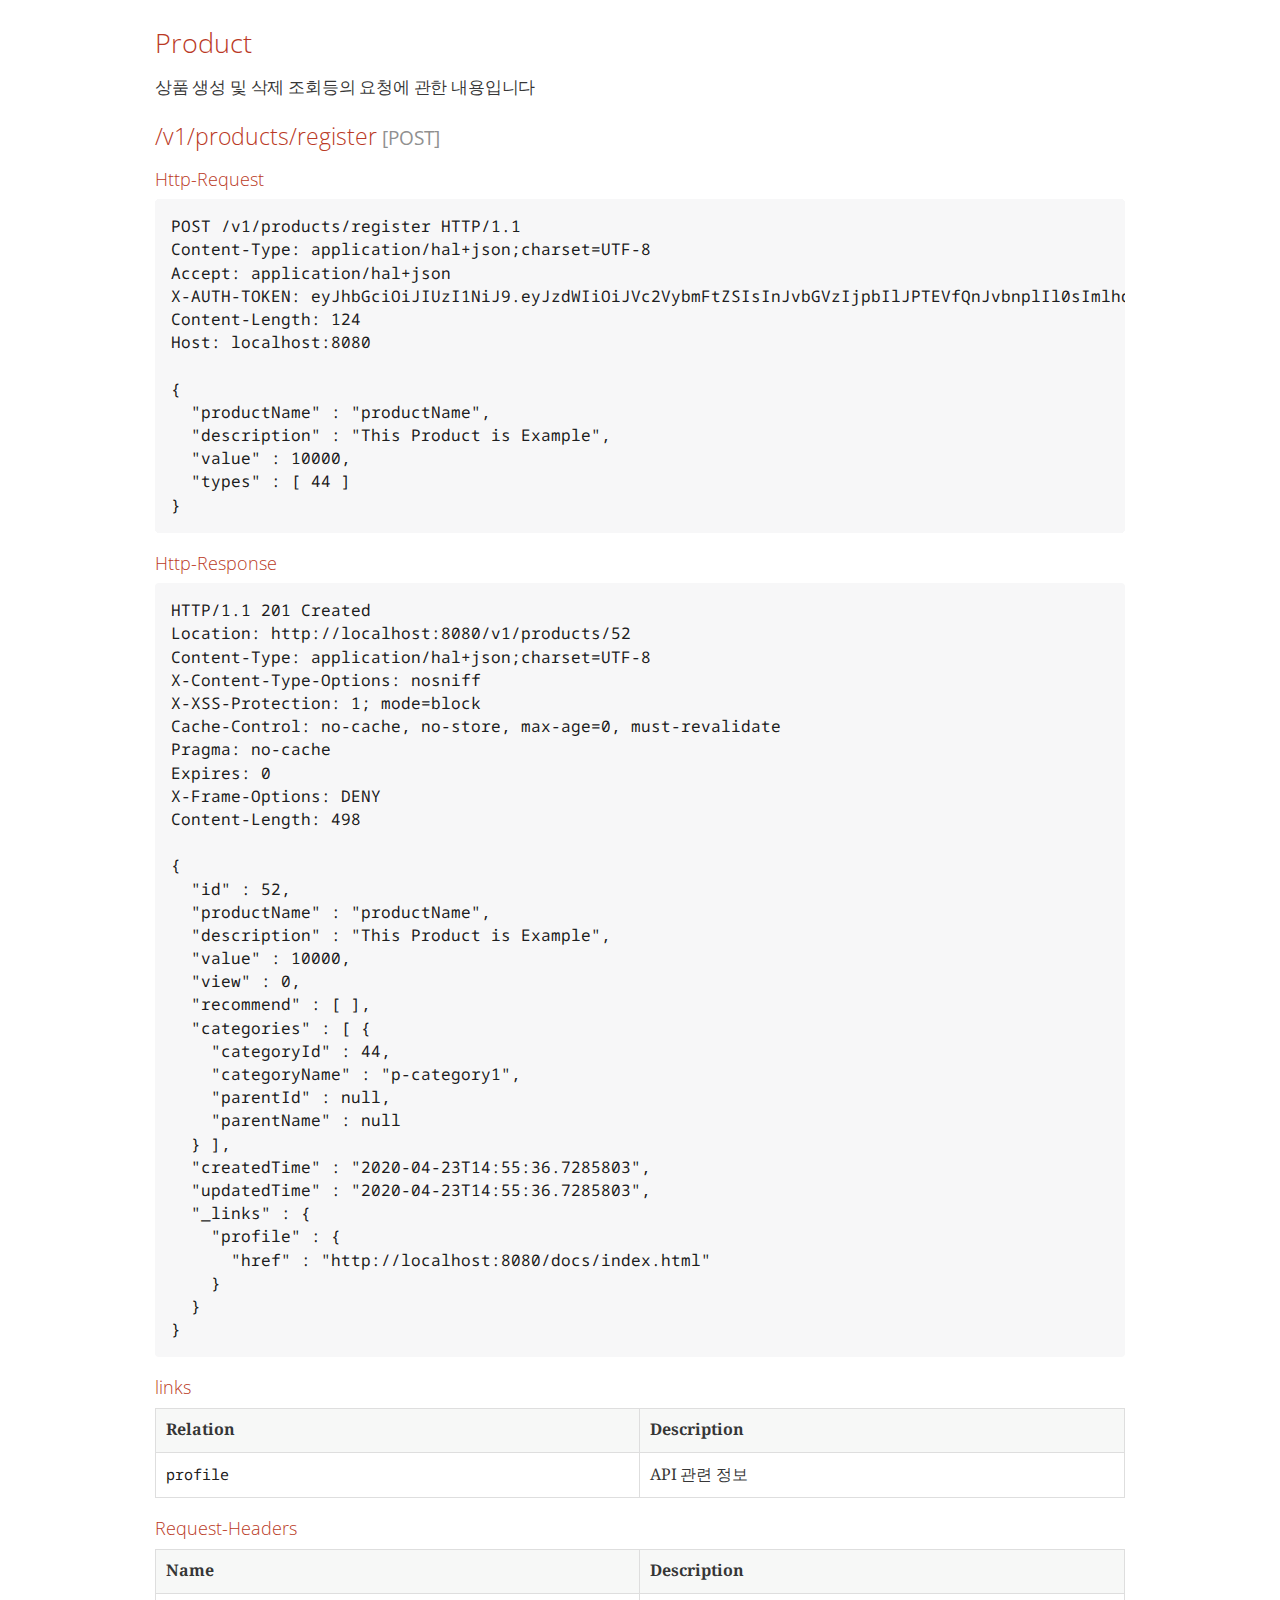
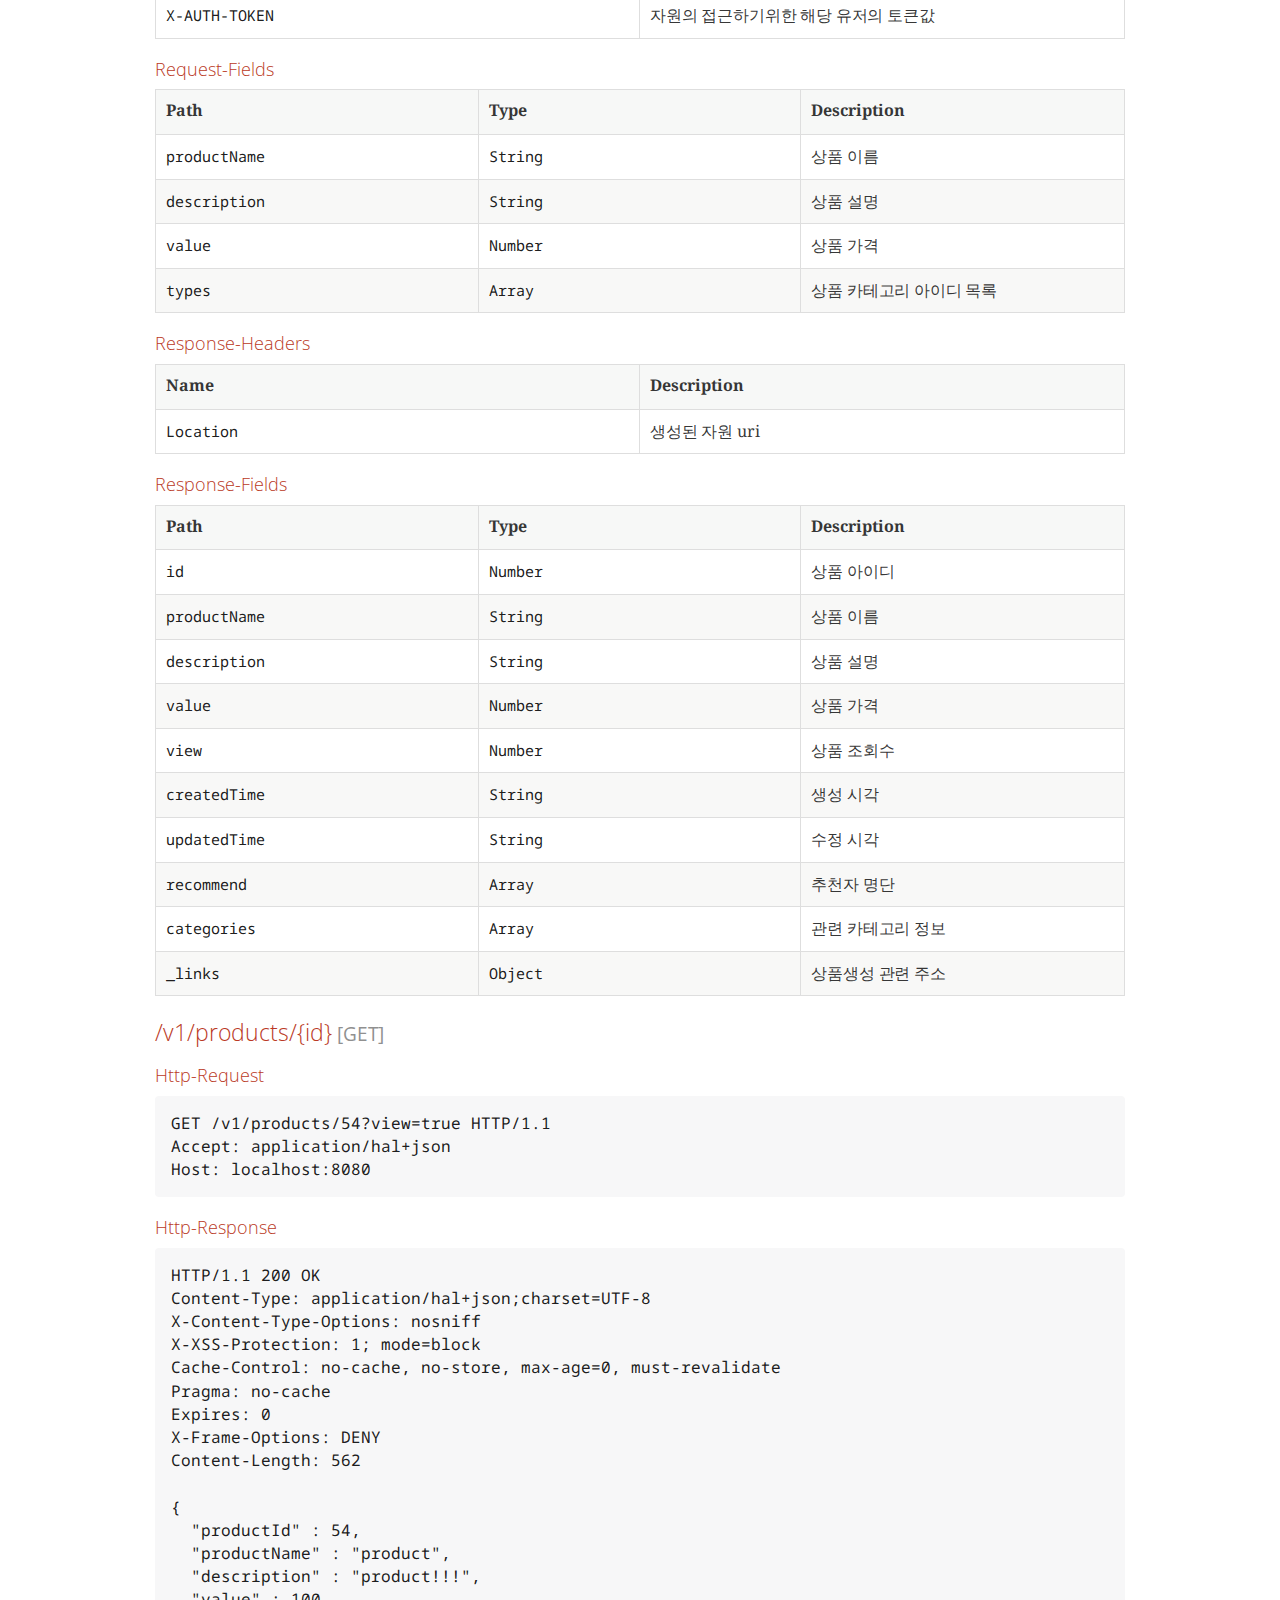
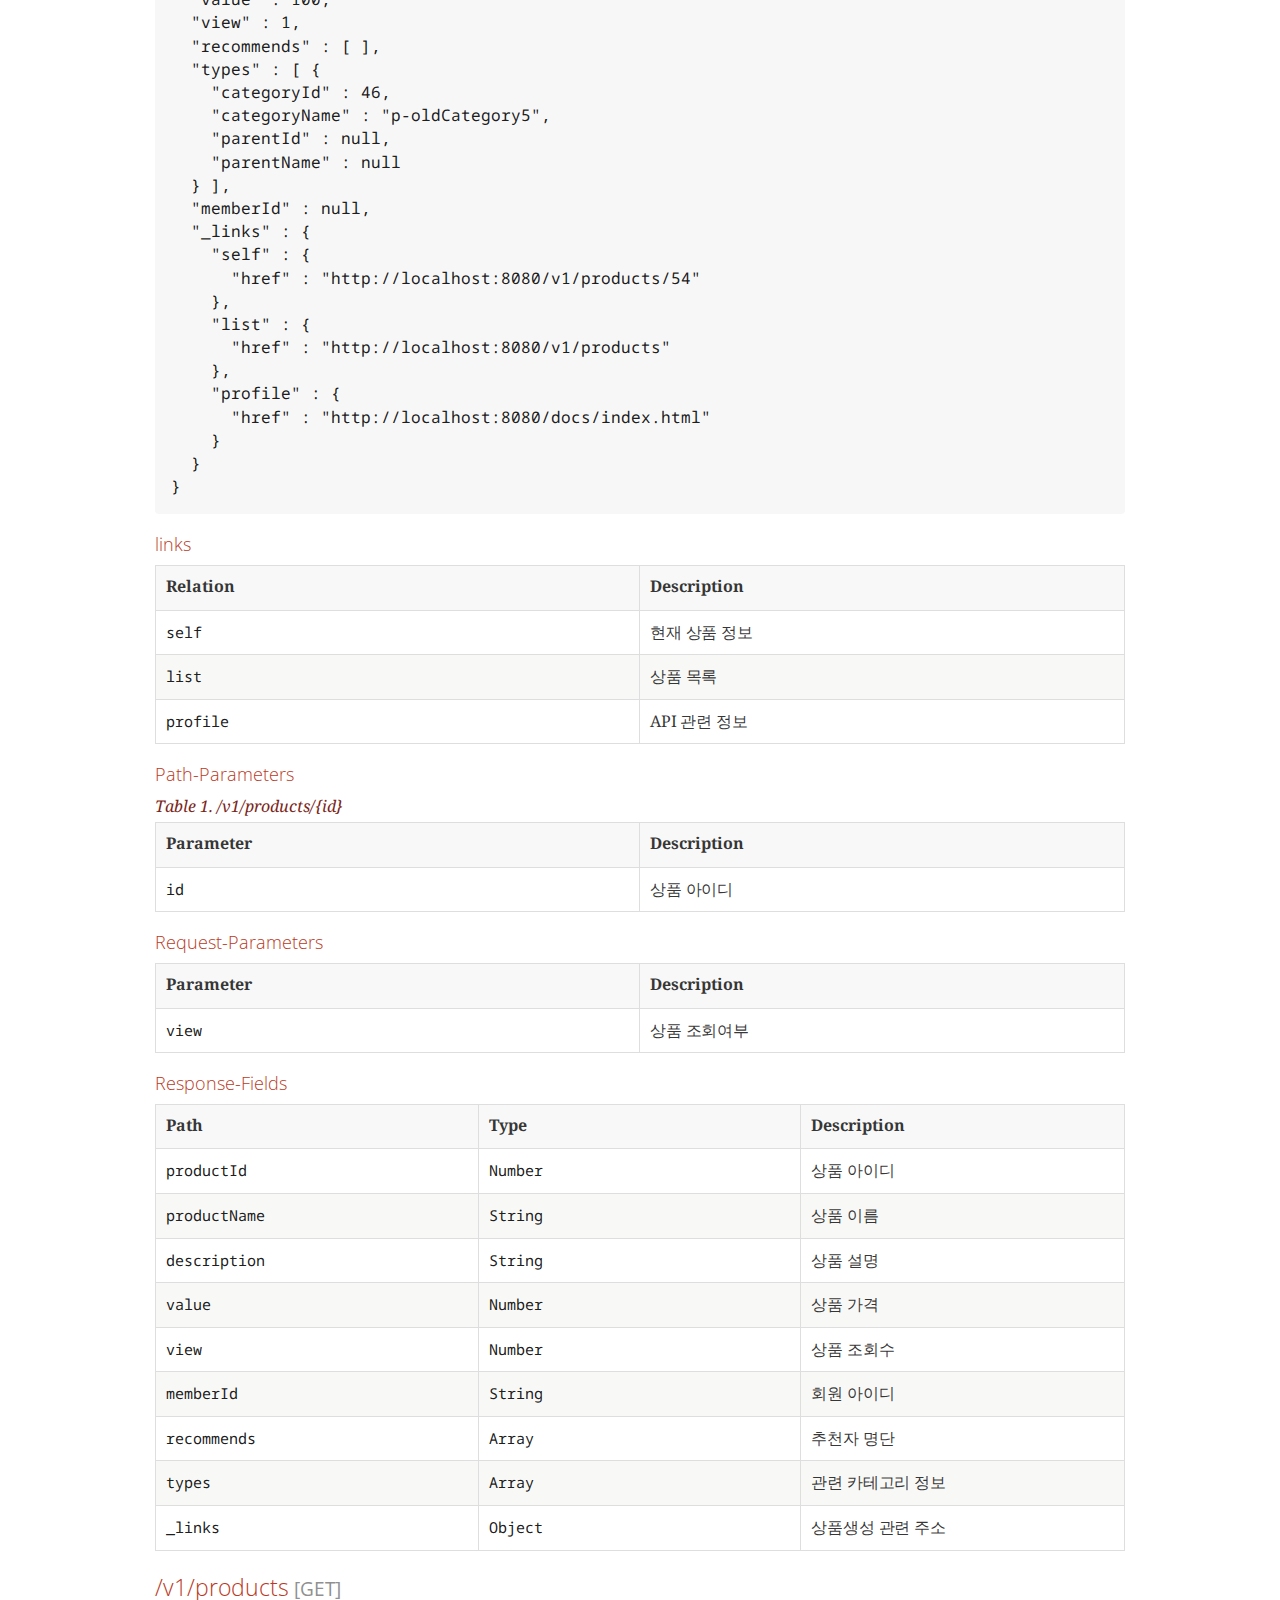
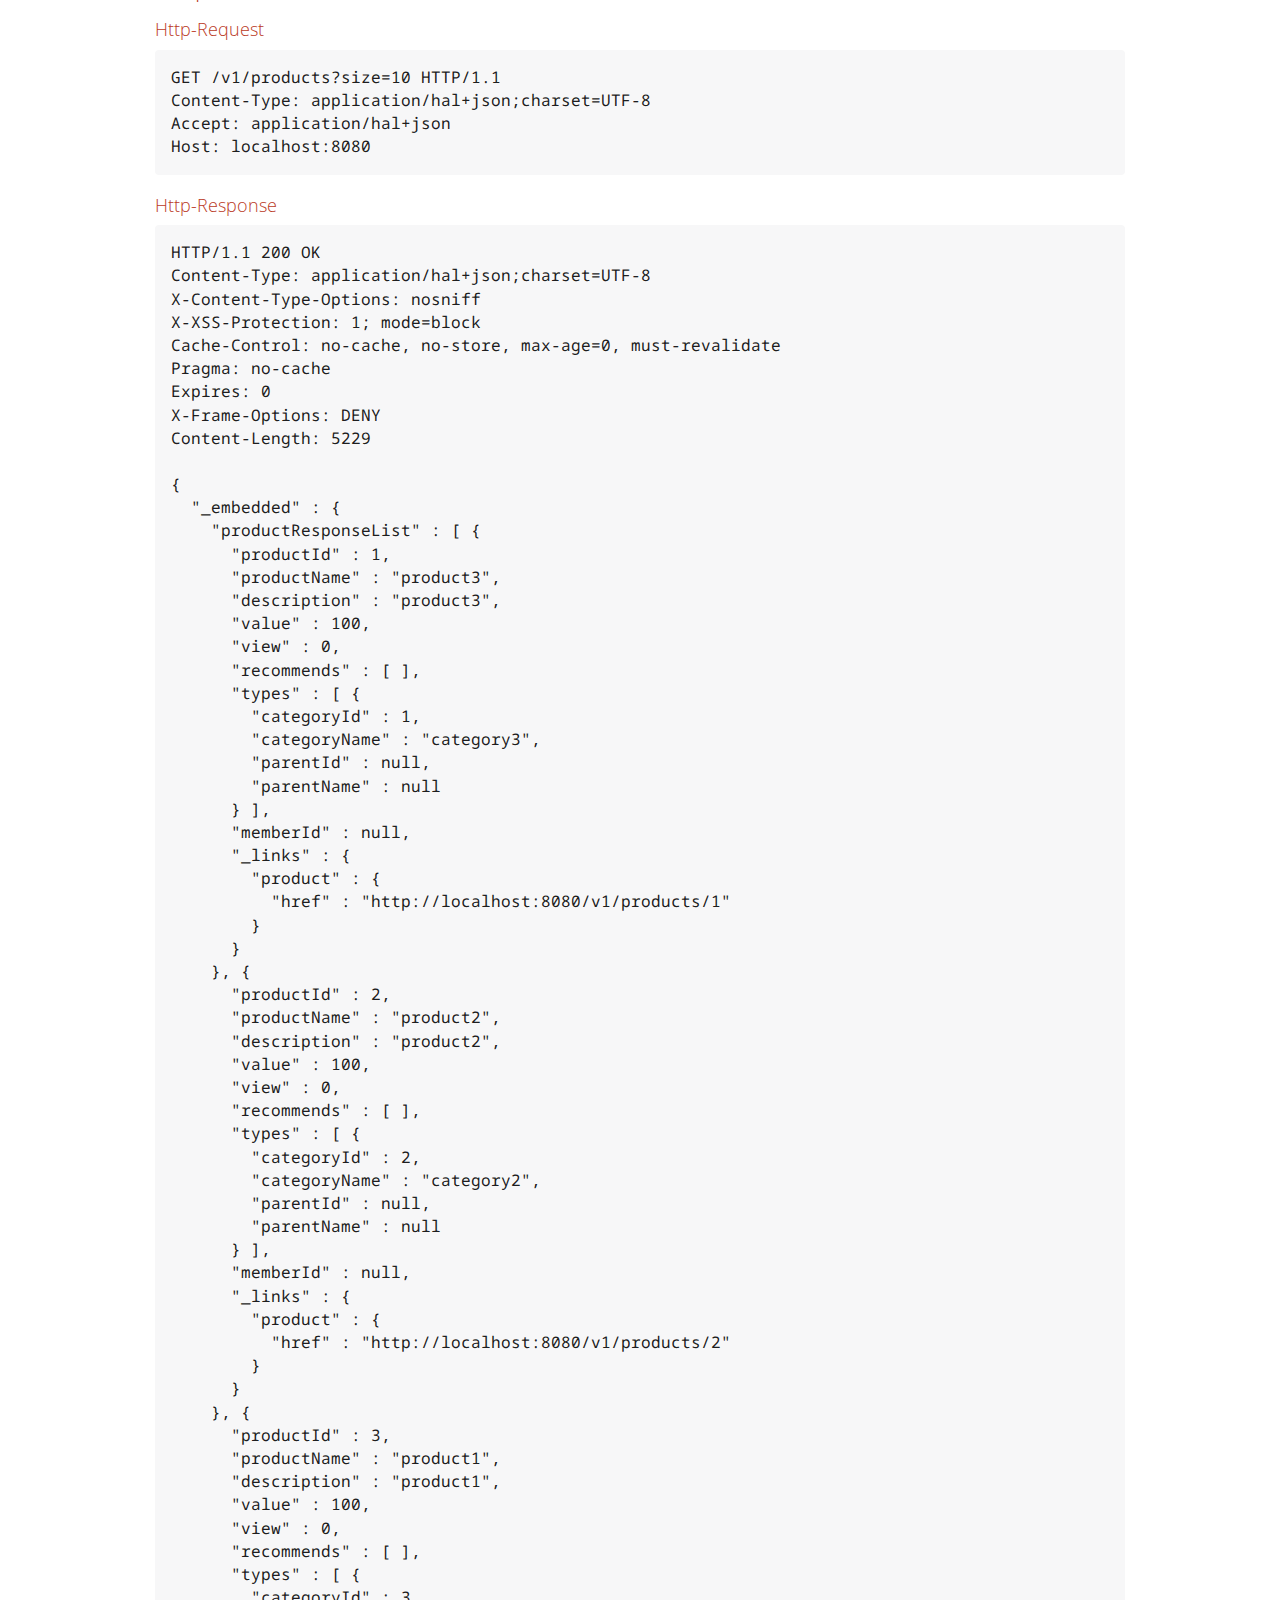
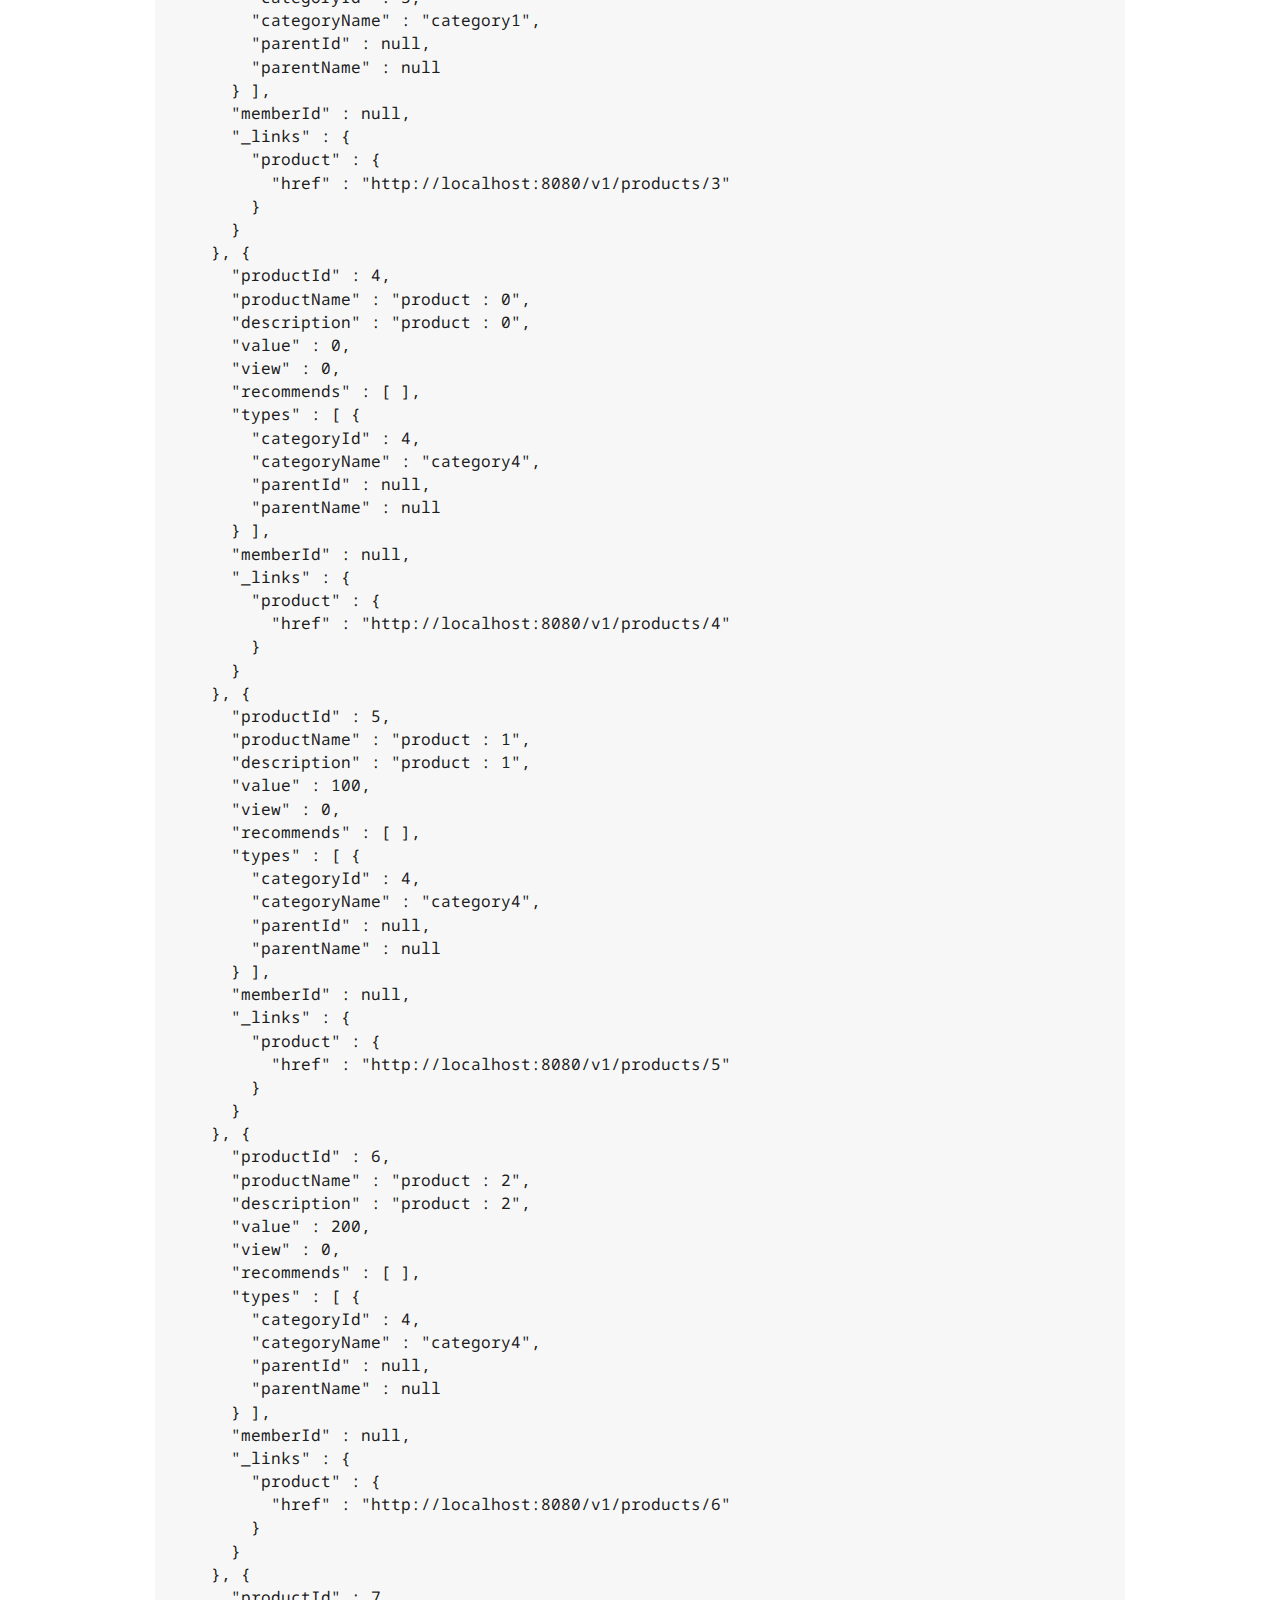
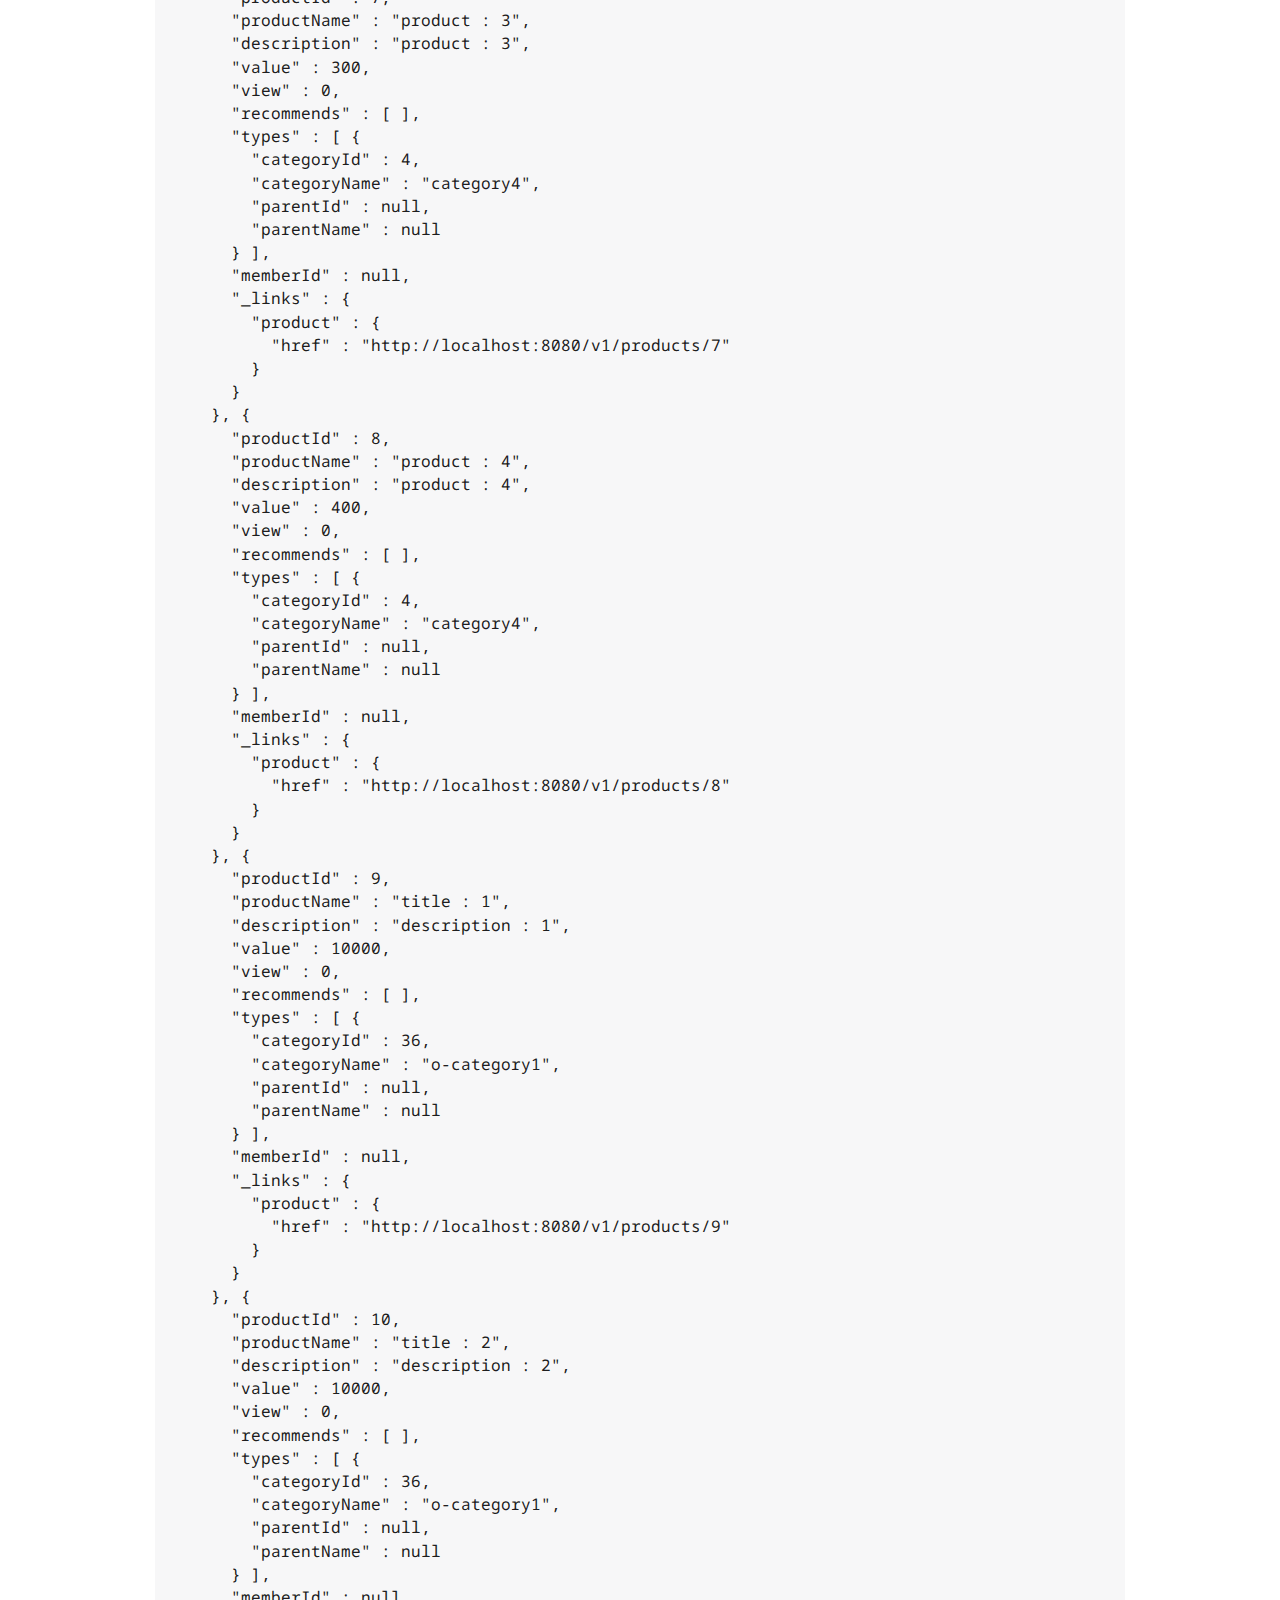
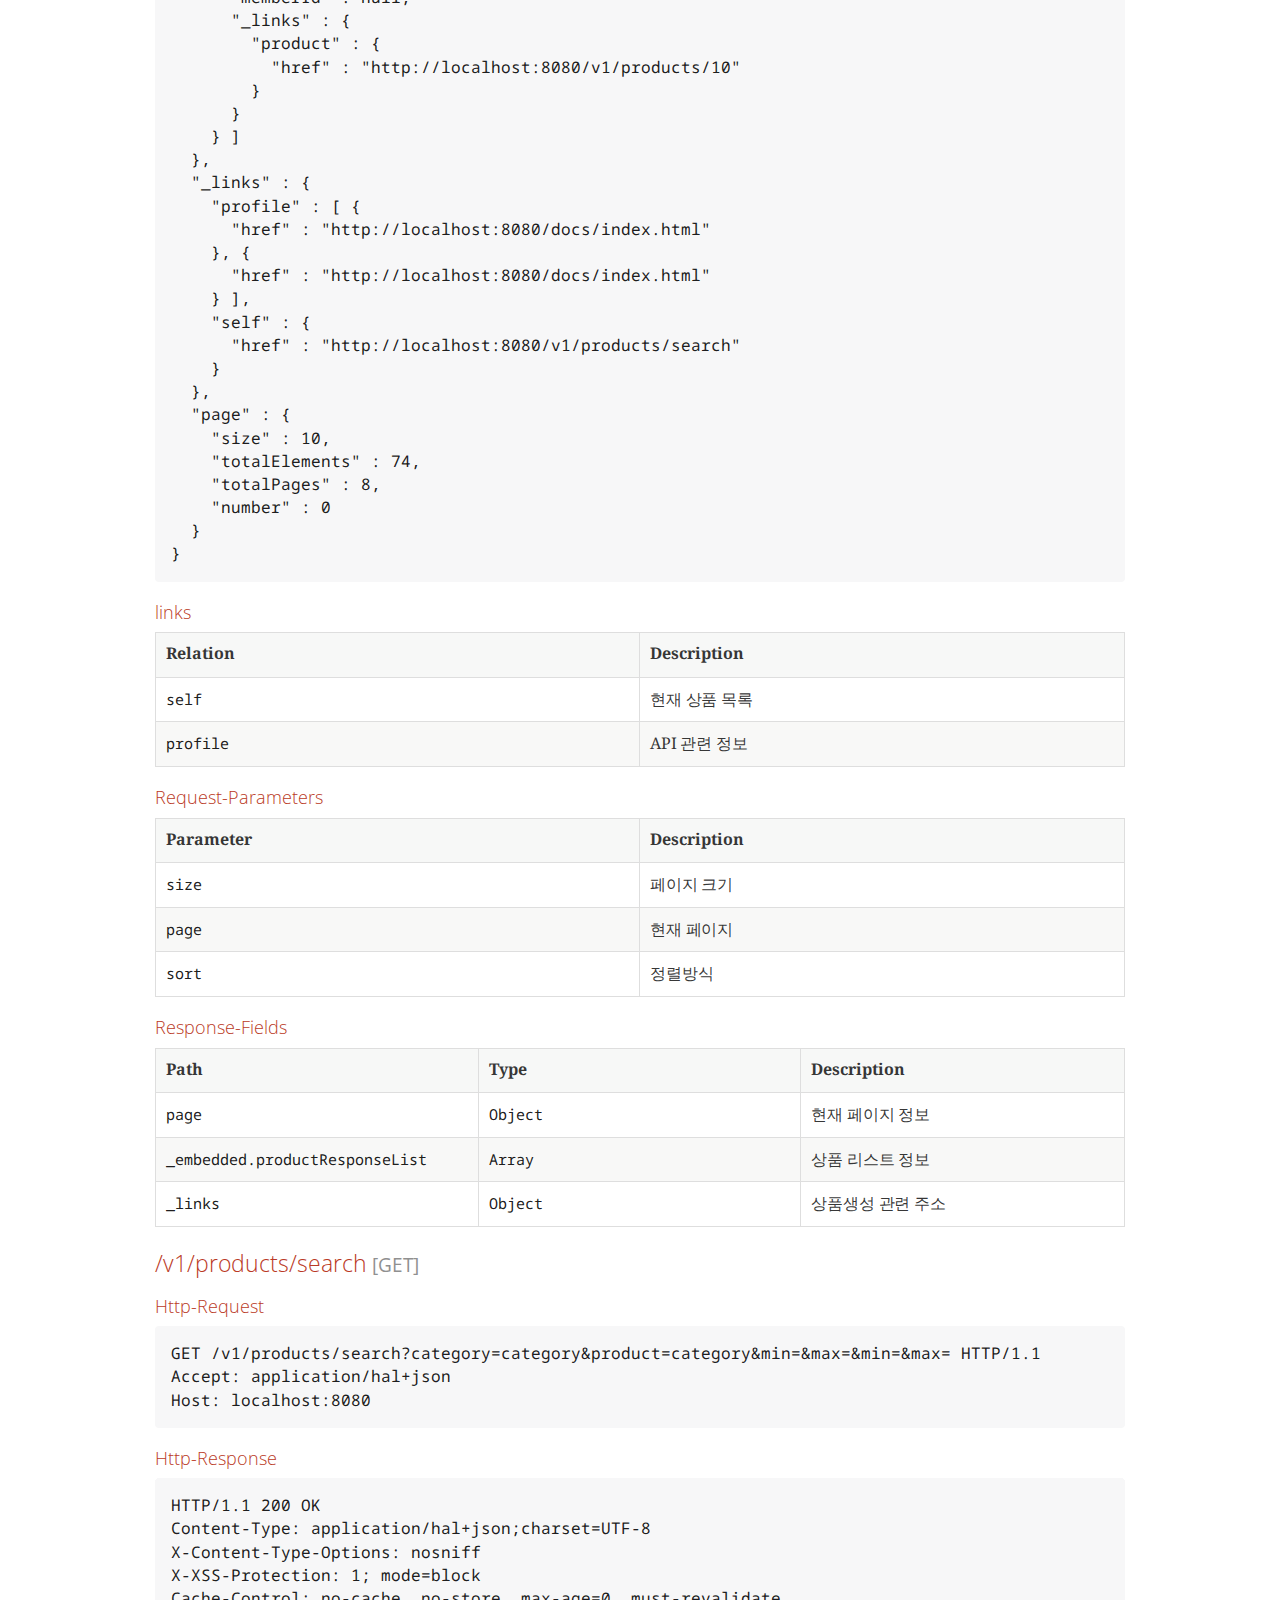
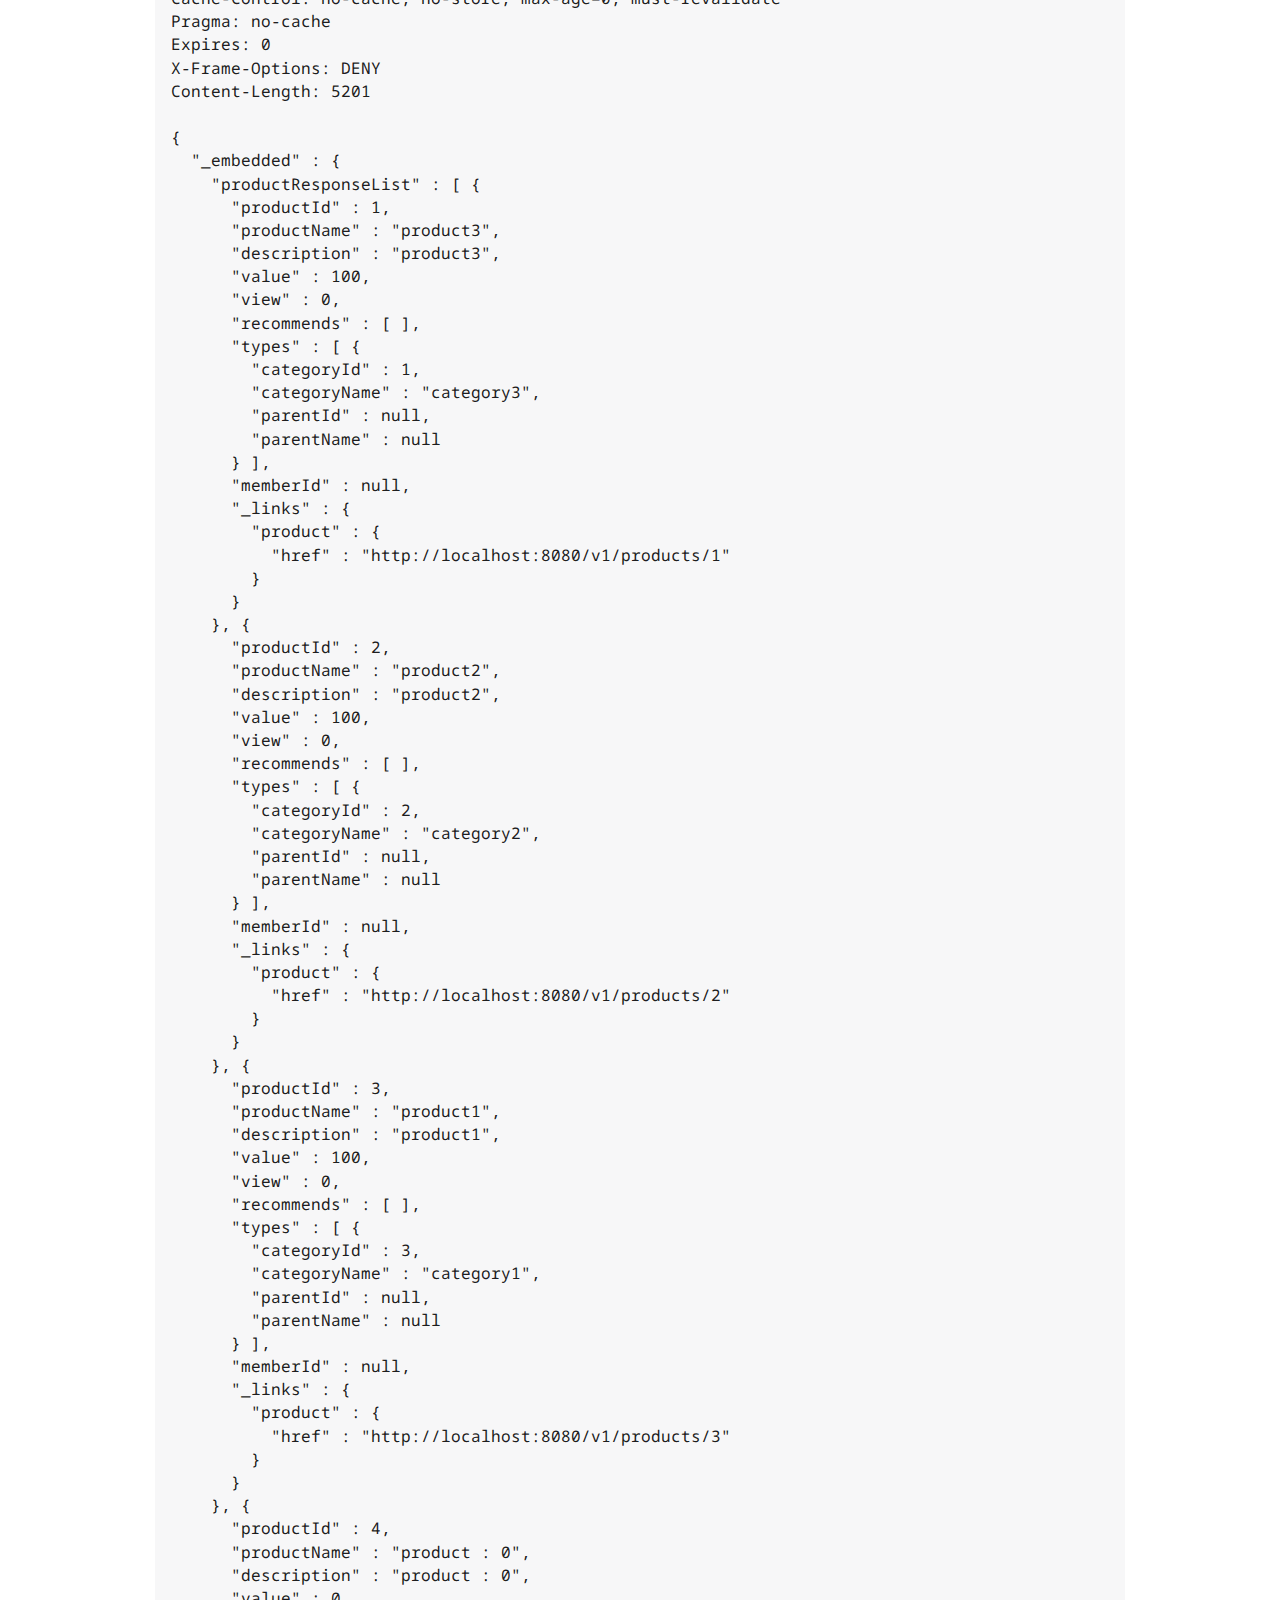
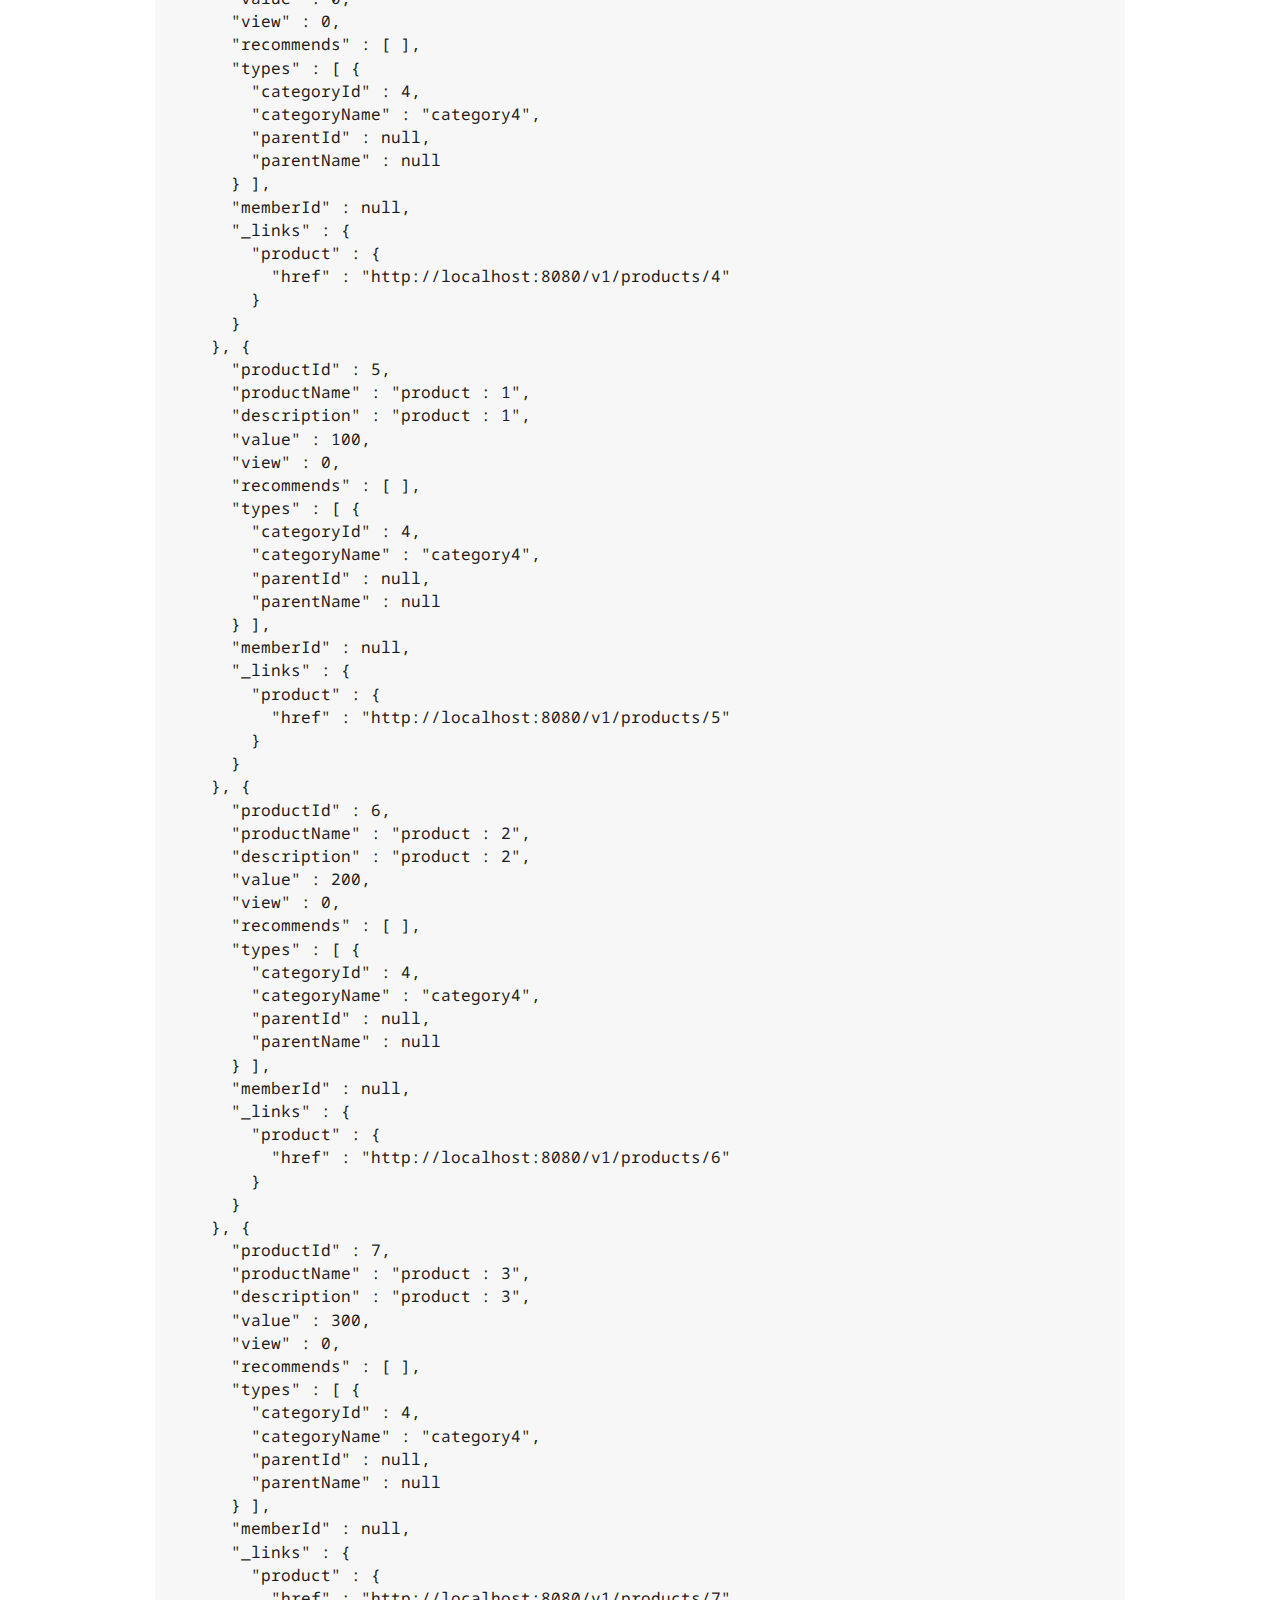
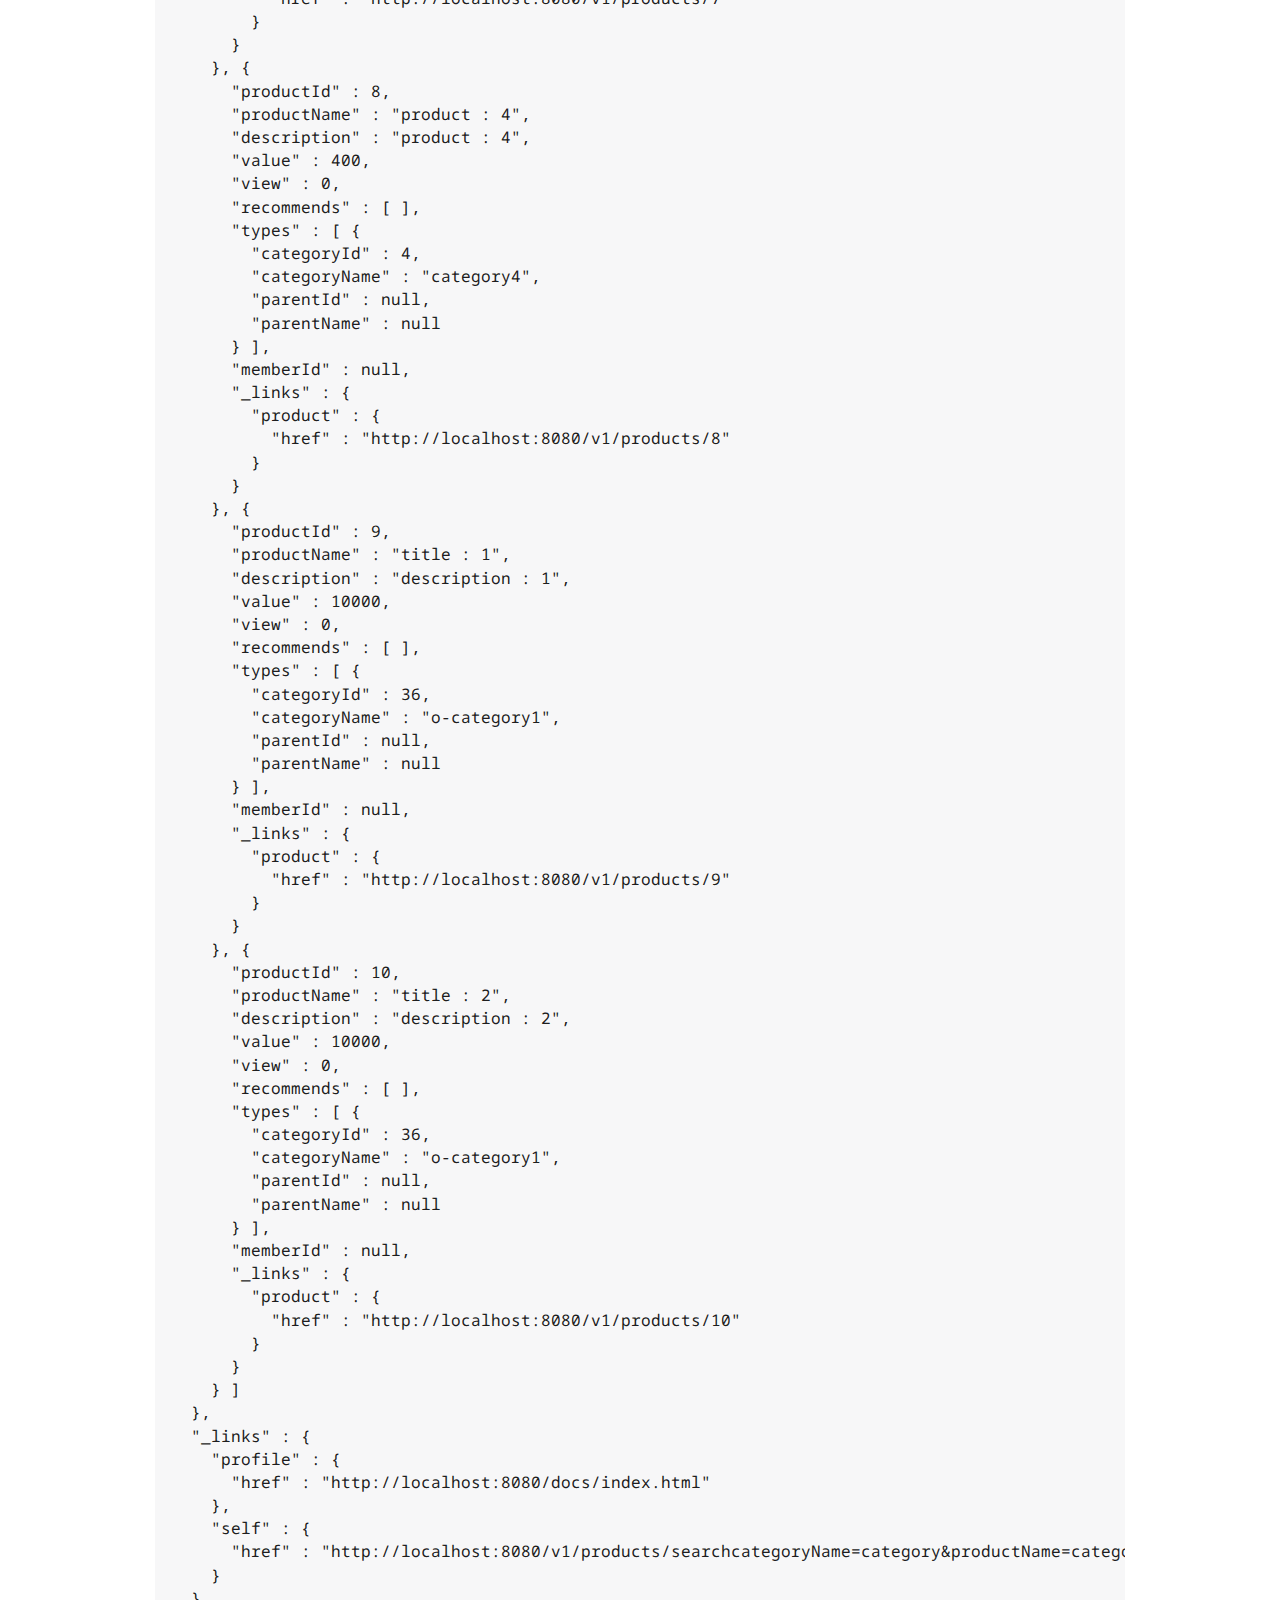
<file: src/main/resources/static/docs/resources/resources-product.html>
<!DOCTYPE html>
<html lang="en">
<head>
<meta charset="UTF-8">
<!--[if IE]><meta http-equiv="X-UA-Compatible" content="IE=edge"><![endif]-->
<meta name="viewport" content="width=device-width, initial-scale=1.0">
<meta name="generator" content="Asciidoctor 1.5.6.1">
<title>Product</title>
<link rel="stylesheet" href="https://fonts.googleapis.com/css?family=Open+Sans:300,300italic,400,400italic,600,600italic%7CNoto+Serif:400,400italic,700,700italic%7CDroid+Sans+Mono:400,700">
<style>
/* Asciidoctor default stylesheet | MIT License | http://asciidoctor.org */
/* Remove comment around @import statement below when using as a custom stylesheet */
/*@import "https://fonts.googleapis.com/css?family=Open+Sans:300,300italic,400,400italic,600,600italic%7CNoto+Serif:400,400italic,700,700italic%7CDroid+Sans+Mono:400,700";*/
article,aside,details,figcaption,figure,footer,header,hgroup,main,nav,section,summary{display:block}
audio,canvas,video{display:inline-block}
audio:not([controls]){display:none;height:0}
[hidden],template{display:none}
script{display:none!important}
html{font-family:sans-serif;-ms-text-size-adjust:100%;-webkit-text-size-adjust:100%}
a{background:transparent}
a:focus{outline:thin dotted}
a:active,a:hover{outline:0}
h1{font-size:2em;margin:.67em 0}
abbr[title]{border-bottom:1px dotted}
b,strong{font-weight:bold}
dfn{font-style:italic}
hr{-moz-box-sizing:content-box;box-sizing:content-box;height:0}
mark{background:#ff0;color:#000}
code,kbd,pre,samp{font-family:monospace;font-size:1em}
pre{white-space:pre-wrap}
q{quotes:"\201C" "\201D" "\2018" "\2019"}
small{font-size:80%}
sub,sup{font-size:75%;line-height:0;position:relative;vertical-align:baseline}
sup{top:-.5em}
sub{bottom:-.25em}
img{border:0}
svg:not(:root){overflow:hidden}
figure{margin:0}
fieldset{border:1px solid silver;margin:0 2px;padding:.35em .625em .75em}
legend{border:0;padding:0}
button,input,select,textarea{font-family:inherit;font-size:100%;margin:0}
button,input{line-height:normal}
button,select{text-transform:none}
button,html input[type="button"],input[type="reset"],input[type="submit"]{-webkit-appearance:button;cursor:pointer}
button[disabled],html input[disabled]{cursor:default}
input[type="checkbox"],input[type="radio"]{box-sizing:border-box;padding:0}
input[type="search"]{-webkit-appearance:textfield;-moz-box-sizing:content-box;-webkit-box-sizing:content-box;box-sizing:content-box}
input[type="search"]::-webkit-search-cancel-button,input[type="search"]::-webkit-search-decoration{-webkit-appearance:none}
button::-moz-focus-inner,input::-moz-focus-inner{border:0;padding:0}
textarea{overflow:auto;vertical-align:top}
table{border-collapse:collapse;border-spacing:0}
*,*:before,*:after{-moz-box-sizing:border-box;-webkit-box-sizing:border-box;box-sizing:border-box}
html,body{font-size:100%}
body{background:#fff;color:rgba(0,0,0,.8);padding:0;margin:0;font-family:"Noto Serif","DejaVu Serif",serif;font-weight:400;font-style:normal;line-height:1;position:relative;cursor:auto;tab-size:4;-moz-osx-font-smoothing:grayscale;-webkit-font-smoothing:antialiased}
a:hover{cursor:pointer}
img,object,embed{max-width:100%;height:auto}
object,embed{height:100%}
img{-ms-interpolation-mode:bicubic}
.left{float:left!important}
.right{float:right!important}
.text-left{text-align:left!important}
.text-right{text-align:right!important}
.text-center{text-align:center!important}
.text-justify{text-align:justify!important}
.hide{display:none}
img,object,svg{display:inline-block;vertical-align:middle}
textarea{height:auto;min-height:50px}
select{width:100%}
.center{margin-left:auto;margin-right:auto}
.spread{width:100%}
p.lead,.paragraph.lead>p,#preamble>.sectionbody>.paragraph:first-of-type p{font-size:1.21875em;line-height:1.6}
.subheader,.admonitionblock td.content>.title,.audioblock>.title,.exampleblock>.title,.imageblock>.title,.listingblock>.title,.literalblock>.title,.stemblock>.title,.openblock>.title,.paragraph>.title,.quoteblock>.title,table.tableblock>.title,.verseblock>.title,.videoblock>.title,.dlist>.title,.olist>.title,.ulist>.title,.qlist>.title,.hdlist>.title{line-height:1.45;color:#7a2518;font-weight:400;margin-top:0;margin-bottom:.25em}
div,dl,dt,dd,ul,ol,li,h1,h2,h3,#toctitle,.sidebarblock>.content>.title,h4,h5,h6,pre,form,p,blockquote,th,td{margin:0;padding:0;direction:ltr}
a{color:#2156a5;text-decoration:underline;line-height:inherit}
a:hover,a:focus{color:#1d4b8f}
a img{border:none}
p{font-family:inherit;font-weight:400;font-size:1em;line-height:1.6;margin-bottom:1.25em;text-rendering:optimizeLegibility}
p aside{font-size:.875em;line-height:1.35;font-style:italic}
h1,h2,h3,#toctitle,.sidebarblock>.content>.title,h4,h5,h6{font-family:"Open Sans","DejaVu Sans",sans-serif;font-weight:300;font-style:normal;color:#ba3925;text-rendering:optimizeLegibility;margin-top:1em;margin-bottom:.5em;line-height:1.0125em}
h1 small,h2 small,h3 small,#toctitle small,.sidebarblock>.content>.title small,h4 small,h5 small,h6 small{font-size:60%;color:#e99b8f;line-height:0}
h1{font-size:2.125em}
h2{font-size:1.6875em}
h3,#toctitle,.sidebarblock>.content>.title{font-size:1.375em}
h4,h5{font-size:1.125em}
h6{font-size:1em}
hr{border:solid #ddddd8;border-width:1px 0 0;clear:both;margin:1.25em 0 1.1875em;height:0}
em,i{font-style:italic;line-height:inherit}
strong,b{font-weight:bold;line-height:inherit}
small{font-size:60%;line-height:inherit}
code{font-family:"Droid Sans Mono","DejaVu Sans Mono",monospace;font-weight:400;color:rgba(0,0,0,.9)}
ul,ol,dl{font-size:1em;line-height:1.6;margin-bottom:1.25em;list-style-position:outside;font-family:inherit}
ul,ol{margin-left:1.5em}
ul li ul,ul li ol{margin-left:1.25em;margin-bottom:0;font-size:1em}
ul.square li ul,ul.circle li ul,ul.disc li ul{list-style:inherit}
ul.square{list-style-type:square}
ul.circle{list-style-type:circle}
ul.disc{list-style-type:disc}
ol li ul,ol li ol{margin-left:1.25em;margin-bottom:0}
dl dt{margin-bottom:.3125em;font-weight:bold}
dl dd{margin-bottom:1.25em}
abbr,acronym{text-transform:uppercase;font-size:90%;color:rgba(0,0,0,.8);border-bottom:1px dotted #ddd;cursor:help}
abbr{text-transform:none}
blockquote{margin:0 0 1.25em;padding:.5625em 1.25em 0 1.1875em;border-left:1px solid #ddd}
blockquote cite{display:block;font-size:.9375em;color:rgba(0,0,0,.6)}
blockquote cite:before{content:"\2014 \0020"}
blockquote cite a,blockquote cite a:visited{color:rgba(0,0,0,.6)}
blockquote,blockquote p{line-height:1.6;color:rgba(0,0,0,.85)}
@media only screen and (min-width:768px){h1,h2,h3,#toctitle,.sidebarblock>.content>.title,h4,h5,h6{line-height:1.2}
h1{font-size:2.75em}
h2{font-size:2.3125em}
h3,#toctitle,.sidebarblock>.content>.title{font-size:1.6875em}
h4{font-size:1.4375em}}
table{background:#fff;margin-bottom:1.25em;border:solid 1px #dedede}
table thead,table tfoot{background:#f7f8f7;font-weight:bold}
table thead tr th,table thead tr td,table tfoot tr th,table tfoot tr td{padding:.5em .625em .625em;font-size:inherit;color:rgba(0,0,0,.8);text-align:left}
table tr th,table tr td{padding:.5625em .625em;font-size:inherit;color:rgba(0,0,0,.8)}
table tr.even,table tr.alt,table tr:nth-of-type(even){background:#f8f8f7}
table thead tr th,table tfoot tr th,table tbody tr td,table tr td,table tfoot tr td{display:table-cell;line-height:1.6}
h1,h2,h3,#toctitle,.sidebarblock>.content>.title,h4,h5,h6{line-height:1.2;word-spacing:-.05em}
h1 strong,h2 strong,h3 strong,#toctitle strong,.sidebarblock>.content>.title strong,h4 strong,h5 strong,h6 strong{font-weight:400}
.clearfix:before,.clearfix:after,.float-group:before,.float-group:after{content:" ";display:table}
.clearfix:after,.float-group:after{clear:both}
*:not(pre)>code{font-size:.9375em;font-style:normal!important;letter-spacing:0;padding:.1em .5ex;word-spacing:-.15em;background-color:#f7f7f8;-webkit-border-radius:4px;border-radius:4px;line-height:1.45;text-rendering:optimizeSpeed;word-wrap:break-word}
*:not(pre)>code.nobreak{word-wrap:normal}
*:not(pre)>code.nowrap{white-space:nowrap}
pre,pre>code{line-height:1.45;color:rgba(0,0,0,.9);font-family:"Droid Sans Mono","DejaVu Sans Mono",monospace;font-weight:400;text-rendering:optimizeSpeed}
em em{font-style:normal}
strong strong{font-weight:400}
.keyseq{color:rgba(51,51,51,.8)}
kbd{font-family:"Droid Sans Mono","DejaVu Sans Mono",monospace;display:inline-block;color:rgba(0,0,0,.8);font-size:.65em;line-height:1.45;background-color:#f7f7f7;border:1px solid #ccc;-webkit-border-radius:3px;border-radius:3px;-webkit-box-shadow:0 1px 0 rgba(0,0,0,.2),0 0 0 .1em white inset;box-shadow:0 1px 0 rgba(0,0,0,.2),0 0 0 .1em #fff inset;margin:0 .15em;padding:.2em .5em;vertical-align:middle;position:relative;top:-.1em;white-space:nowrap}
.keyseq kbd:first-child{margin-left:0}
.keyseq kbd:last-child{margin-right:0}
.menuseq,.menuref{color:#000}
.menuseq b:not(.caret),.menuref{font-weight:inherit}
.menuseq{word-spacing:-.02em}
.menuseq b.caret{font-size:1.25em;line-height:.8}
.menuseq i.caret{font-weight:bold;text-align:center;width:.45em}
b.button:before,b.button:after{position:relative;top:-1px;font-weight:400}
b.button:before{content:"[";padding:0 3px 0 2px}
b.button:after{content:"]";padding:0 2px 0 3px}
p a>code:hover{color:rgba(0,0,0,.9)}
#header,#content,#footnotes,#footer{width:100%;margin-left:auto;margin-right:auto;margin-top:0;margin-bottom:0;max-width:62.5em;*zoom:1;position:relative;padding-left:.9375em;padding-right:.9375em}
#header:before,#header:after,#content:before,#content:after,#footnotes:before,#footnotes:after,#footer:before,#footer:after{content:" ";display:table}
#header:after,#content:after,#footnotes:after,#footer:after{clear:both}
#content{margin-top:1.25em}
#content:before{content:none}
#header>h1:first-child{color:rgba(0,0,0,.85);margin-top:2.25rem;margin-bottom:0}
#header>h1:first-child+#toc{margin-top:8px;border-top:1px solid #ddddd8}
#header>h1:only-child,body.toc2 #header>h1:nth-last-child(2){border-bottom:1px solid #ddddd8;padding-bottom:8px}
#header .details{border-bottom:1px solid #ddddd8;line-height:1.45;padding-top:.25em;padding-bottom:.25em;padding-left:.25em;color:rgba(0,0,0,.6);display:-ms-flexbox;display:-webkit-flex;display:flex;-ms-flex-flow:row wrap;-webkit-flex-flow:row wrap;flex-flow:row wrap}
#header .details span:first-child{margin-left:-.125em}
#header .details span.email a{color:rgba(0,0,0,.85)}
#header .details br{display:none}
#header .details br+span:before{content:"\00a0\2013\00a0"}
#header .details br+span.author:before{content:"\00a0\22c5\00a0";color:rgba(0,0,0,.85)}
#header .details br+span#revremark:before{content:"\00a0|\00a0"}
#header #revnumber{text-transform:capitalize}
#header #revnumber:after{content:"\00a0"}
#content>h1:first-child:not([class]){color:rgba(0,0,0,.85);border-bottom:1px solid #ddddd8;padding-bottom:8px;margin-top:0;padding-top:1rem;margin-bottom:1.25rem}
#toc{border-bottom:1px solid #efefed;padding-bottom:.5em}
#toc>ul{margin-left:.125em}
#toc ul.sectlevel0>li>a{font-style:italic}
#toc ul.sectlevel0 ul.sectlevel1{margin:.5em 0}
#toc ul{font-family:"Open Sans","DejaVu Sans",sans-serif;list-style-type:none}
#toc li{line-height:1.3334;margin-top:.3334em}
#toc a{text-decoration:none}
#toc a:active{text-decoration:underline}
#toctitle{color:#7a2518;font-size:1.2em}
@media only screen and (min-width:768px){#toctitle{font-size:1.375em}
body.toc2{padding-left:15em;padding-right:0}
#toc.toc2{margin-top:0!important;background-color:#f8f8f7;position:fixed;width:15em;left:0;top:0;border-right:1px solid #efefed;border-top-width:0!important;border-bottom-width:0!important;z-index:1000;padding:1.25em 1em;height:100%;overflow:auto}
#toc.toc2 #toctitle{margin-top:0;margin-bottom:.8rem;font-size:1.2em}
#toc.toc2>ul{font-size:.9em;margin-bottom:0}
#toc.toc2 ul ul{margin-left:0;padding-left:1em}
#toc.toc2 ul.sectlevel0 ul.sectlevel1{padding-left:0;margin-top:.5em;margin-bottom:.5em}
body.toc2.toc-right{padding-left:0;padding-right:15em}
body.toc2.toc-right #toc.toc2{border-right-width:0;border-left:1px solid #efefed;left:auto;right:0}}
@media only screen and (min-width:1280px){body.toc2{padding-left:20em;padding-right:0}
#toc.toc2{width:20em}
#toc.toc2 #toctitle{font-size:1.375em}
#toc.toc2>ul{font-size:.95em}
#toc.toc2 ul ul{padding-left:1.25em}
body.toc2.toc-right{padding-left:0;padding-right:20em}}
#content #toc{border-style:solid;border-width:1px;border-color:#e0e0dc;margin-bottom:1.25em;padding:1.25em;background:#f8f8f7;-webkit-border-radius:4px;border-radius:4px}
#content #toc>:first-child{margin-top:0}
#content #toc>:last-child{margin-bottom:0}
#footer{max-width:100%;background-color:rgba(0,0,0,.8);padding:1.25em}
#footer-text{color:rgba(255,255,255,.8);line-height:1.44}
.sect1{padding-bottom:.625em}
@media only screen and (min-width:768px){.sect1{padding-bottom:1.25em}}
.sect1+.sect1{border-top:1px solid #efefed}
#content h1>a.anchor,h2>a.anchor,h3>a.anchor,#toctitle>a.anchor,.sidebarblock>.content>.title>a.anchor,h4>a.anchor,h5>a.anchor,h6>a.anchor{position:absolute;z-index:1001;width:1.5ex;margin-left:-1.5ex;display:block;text-decoration:none!important;visibility:hidden;text-align:center;font-weight:400}
#content h1>a.anchor:before,h2>a.anchor:before,h3>a.anchor:before,#toctitle>a.anchor:before,.sidebarblock>.content>.title>a.anchor:before,h4>a.anchor:before,h5>a.anchor:before,h6>a.anchor:before{content:"\00A7";font-size:.85em;display:block;padding-top:.1em}
#content h1:hover>a.anchor,#content h1>a.anchor:hover,h2:hover>a.anchor,h2>a.anchor:hover,h3:hover>a.anchor,#toctitle:hover>a.anchor,.sidebarblock>.content>.title:hover>a.anchor,h3>a.anchor:hover,#toctitle>a.anchor:hover,.sidebarblock>.content>.title>a.anchor:hover,h4:hover>a.anchor,h4>a.anchor:hover,h5:hover>a.anchor,h5>a.anchor:hover,h6:hover>a.anchor,h6>a.anchor:hover{visibility:visible}
#content h1>a.link,h2>a.link,h3>a.link,#toctitle>a.link,.sidebarblock>.content>.title>a.link,h4>a.link,h5>a.link,h6>a.link{color:#ba3925;text-decoration:none}
#content h1>a.link:hover,h2>a.link:hover,h3>a.link:hover,#toctitle>a.link:hover,.sidebarblock>.content>.title>a.link:hover,h4>a.link:hover,h5>a.link:hover,h6>a.link:hover{color:#a53221}
.audioblock,.imageblock,.literalblock,.listingblock,.stemblock,.videoblock{margin-bottom:1.25em}
.admonitionblock td.content>.title,.audioblock>.title,.exampleblock>.title,.imageblock>.title,.listingblock>.title,.literalblock>.title,.stemblock>.title,.openblock>.title,.paragraph>.title,.quoteblock>.title,table.tableblock>.title,.verseblock>.title,.videoblock>.title,.dlist>.title,.olist>.title,.ulist>.title,.qlist>.title,.hdlist>.title{text-rendering:optimizeLegibility;text-align:left;font-family:"Noto Serif","DejaVu Serif",serif;font-size:1rem;font-style:italic}
table.tableblock>caption.title{white-space:nowrap;overflow:visible;max-width:0}
.paragraph.lead>p,#preamble>.sectionbody>.paragraph:first-of-type p{color:rgba(0,0,0,.85)}
table.tableblock #preamble>.sectionbody>.paragraph:first-of-type p{font-size:inherit}
.admonitionblock>table{border-collapse:separate;border:0;background:none;width:100%}
.admonitionblock>table td.icon{text-align:center;width:80px}
.admonitionblock>table td.icon img{max-width:initial}
.admonitionblock>table td.icon .title{font-weight:bold;font-family:"Open Sans","DejaVu Sans",sans-serif;text-transform:uppercase}
.admonitionblock>table td.content{padding-left:1.125em;padding-right:1.25em;border-left:1px solid #ddddd8;color:rgba(0,0,0,.6)}
.admonitionblock>table td.content>:last-child>:last-child{margin-bottom:0}
.exampleblock>.content{border-style:solid;border-width:1px;border-color:#e6e6e6;margin-bottom:1.25em;padding:1.25em;background:#fff;-webkit-border-radius:4px;border-radius:4px}
.exampleblock>.content>:first-child{margin-top:0}
.exampleblock>.content>:last-child{margin-bottom:0}
.sidebarblock{border-style:solid;border-width:1px;border-color:#e0e0dc;margin-bottom:1.25em;padding:1.25em;background:#f8f8f7;-webkit-border-radius:4px;border-radius:4px}
.sidebarblock>:first-child{margin-top:0}
.sidebarblock>:last-child{margin-bottom:0}
.sidebarblock>.content>.title{color:#7a2518;margin-top:0;text-align:center}
.exampleblock>.content>:last-child>:last-child,.exampleblock>.content .olist>ol>li:last-child>:last-child,.exampleblock>.content .ulist>ul>li:last-child>:last-child,.exampleblock>.content .qlist>ol>li:last-child>:last-child,.sidebarblock>.content>:last-child>:last-child,.sidebarblock>.content .olist>ol>li:last-child>:last-child,.sidebarblock>.content .ulist>ul>li:last-child>:last-child,.sidebarblock>.content .qlist>ol>li:last-child>:last-child{margin-bottom:0}
.literalblock pre,.listingblock pre:not(.highlight),.listingblock pre[class="highlight"],.listingblock pre[class^="highlight "],.listingblock pre.CodeRay,.listingblock pre.prettyprint{background:#f7f7f8}
.sidebarblock .literalblock pre,.sidebarblock .listingblock pre:not(.highlight),.sidebarblock .listingblock pre[class="highlight"],.sidebarblock .listingblock pre[class^="highlight "],.sidebarblock .listingblock pre.CodeRay,.sidebarblock .listingblock pre.prettyprint{background:#f2f1f1}
.literalblock pre,.literalblock pre[class],.listingblock pre,.listingblock pre[class]{-webkit-border-radius:4px;border-radius:4px;word-wrap:break-word;padding:1em;font-size:.8125em}
.literalblock pre.nowrap,.literalblock pre[class].nowrap,.listingblock pre.nowrap,.listingblock pre[class].nowrap{overflow-x:auto;white-space:pre;word-wrap:normal}
@media only screen and (min-width:768px){.literalblock pre,.literalblock pre[class],.listingblock pre,.listingblock pre[class]{font-size:.90625em}}
@media only screen and (min-width:1280px){.literalblock pre,.literalblock pre[class],.listingblock pre,.listingblock pre[class]{font-size:1em}}
.literalblock.output pre{color:#f7f7f8;background-color:rgba(0,0,0,.9)}
.listingblock pre.highlightjs{padding:0}
.listingblock pre.highlightjs>code{padding:1em;-webkit-border-radius:4px;border-radius:4px}
.listingblock pre.prettyprint{border-width:0}
.listingblock>.content{position:relative}
.listingblock code[data-lang]:before{display:none;content:attr(data-lang);position:absolute;font-size:.75em;top:.425rem;right:.5rem;line-height:1;text-transform:uppercase;color:#999}
.listingblock:hover code[data-lang]:before{display:block}
.listingblock.terminal pre .command:before{content:attr(data-prompt);padding-right:.5em;color:#999}
.listingblock.terminal pre .command:not([data-prompt]):before{content:"$"}
table.pyhltable{border-collapse:separate;border:0;margin-bottom:0;background:none}
table.pyhltable td{vertical-align:top;padding-top:0;padding-bottom:0;line-height:1.45}
table.pyhltable td.code{padding-left:.75em;padding-right:0}
pre.pygments .lineno,table.pyhltable td:not(.code){color:#999;padding-left:0;padding-right:.5em;border-right:1px solid #ddddd8}
pre.pygments .lineno{display:inline-block;margin-right:.25em}
table.pyhltable .linenodiv{background:none!important;padding-right:0!important}
.quoteblock{margin:0 1em 1.25em 1.5em;display:table}
.quoteblock>.title{margin-left:-1.5em;margin-bottom:.75em}
.quoteblock blockquote,.quoteblock blockquote p{color:rgba(0,0,0,.85);font-size:1.15rem;line-height:1.75;word-spacing:.1em;letter-spacing:0;font-style:italic;text-align:justify}
.quoteblock blockquote{margin:0;padding:0;border:0}
.quoteblock blockquote:before{content:"\201c";float:left;font-size:2.75em;font-weight:bold;line-height:.6em;margin-left:-.6em;color:#7a2518;text-shadow:0 1px 2px rgba(0,0,0,.1)}
.quoteblock blockquote>.paragraph:last-child p{margin-bottom:0}
.quoteblock .attribution{margin-top:.5em;margin-right:.5ex;text-align:right}
.quoteblock .quoteblock{margin-left:0;margin-right:0;padding:.5em 0;border-left:3px solid rgba(0,0,0,.6)}
.quoteblock .quoteblock blockquote{padding:0 0 0 .75em}
.quoteblock .quoteblock blockquote:before{display:none}
.verseblock{margin:0 1em 1.25em 1em}
.verseblock pre{font-family:"Open Sans","DejaVu Sans",sans;font-size:1.15rem;color:rgba(0,0,0,.85);font-weight:300;text-rendering:optimizeLegibility}
.verseblock pre strong{font-weight:400}
.verseblock .attribution{margin-top:1.25rem;margin-left:.5ex}
.quoteblock .attribution,.verseblock .attribution{font-size:.9375em;line-height:1.45;font-style:italic}
.quoteblock .attribution br,.verseblock .attribution br{display:none}
.quoteblock .attribution cite,.verseblock .attribution cite{display:block;letter-spacing:-.025em;color:rgba(0,0,0,.6)}
.quoteblock.abstract{margin:0 0 1.25em 0;display:block}
.quoteblock.abstract blockquote,.quoteblock.abstract blockquote p{text-align:left;word-spacing:0}
.quoteblock.abstract blockquote:before,.quoteblock.abstract blockquote p:first-of-type:before{display:none}
table.tableblock{max-width:100%;border-collapse:separate}
table.tableblock td>.paragraph:last-child p>p:last-child,table.tableblock th>p:last-child,table.tableblock td>p:last-child{margin-bottom:0}
table.tableblock,th.tableblock,td.tableblock{border:0 solid #dedede}
table.grid-all>thead>tr>.tableblock,table.grid-all>tbody>tr>.tableblock{border-width:0 1px 1px 0}
table.grid-all>tfoot>tr>.tableblock{border-width:1px 1px 0 0}
table.grid-cols>*>tr>.tableblock{border-width:0 1px 0 0}
table.grid-rows>thead>tr>.tableblock,table.grid-rows>tbody>tr>.tableblock{border-width:0 0 1px 0}
table.grid-rows>tfoot>tr>.tableblock{border-width:1px 0 0 0}
table.grid-all>*>tr>.tableblock:last-child,table.grid-cols>*>tr>.tableblock:last-child{border-right-width:0}
table.grid-all>tbody>tr:last-child>.tableblock,table.grid-all>thead:last-child>tr>.tableblock,table.grid-rows>tbody>tr:last-child>.tableblock,table.grid-rows>thead:last-child>tr>.tableblock{border-bottom-width:0}
table.frame-all{border-width:1px}
table.frame-sides{border-width:0 1px}
table.frame-topbot{border-width:1px 0}
th.halign-left,td.halign-left{text-align:left}
th.halign-right,td.halign-right{text-align:right}
th.halign-center,td.halign-center{text-align:center}
th.valign-top,td.valign-top{vertical-align:top}
th.valign-bottom,td.valign-bottom{vertical-align:bottom}
th.valign-middle,td.valign-middle{vertical-align:middle}
table thead th,table tfoot th{font-weight:bold}
tbody tr th{display:table-cell;line-height:1.6;background:#f7f8f7}
tbody tr th,tbody tr th p,tfoot tr th,tfoot tr th p{color:rgba(0,0,0,.8);font-weight:bold}
p.tableblock>code:only-child{background:none;padding:0}
p.tableblock{font-size:1em}
td>div.verse{white-space:pre}
ol{margin-left:1.75em}
ul li ol{margin-left:1.5em}
dl dd{margin-left:1.125em}
dl dd:last-child,dl dd:last-child>:last-child{margin-bottom:0}
ol>li p,ul>li p,ul dd,ol dd,.olist .olist,.ulist .ulist,.ulist .olist,.olist .ulist{margin-bottom:.625em}
ul.checklist,ul.none,ol.none,ul.no-bullet,ol.no-bullet,ol.unnumbered,ul.unstyled,ol.unstyled{list-style-type:none}
ul.no-bullet,ol.no-bullet,ol.unnumbered{margin-left:.625em}
ul.unstyled,ol.unstyled{margin-left:0}
ul.checklist{margin-left:.625em}
ul.checklist li>p:first-child>.fa-square-o:first-child,ul.checklist li>p:first-child>.fa-check-square-o:first-child{width:1.25em;font-size:.8em;position:relative;bottom:.125em}
ul.checklist li>p:first-child>input[type="checkbox"]:first-child{margin-right:.25em}
ul.inline{margin:0 auto .625em auto;margin-left:-1.375em;margin-right:0;padding:0;list-style:none;overflow:hidden}
ul.inline>li{list-style:none;float:left;margin-left:1.375em;display:block}
ul.inline>li>*{display:block}
.unstyled dl dt{font-weight:400;font-style:normal}
ol.arabic{list-style-type:decimal}
ol.decimal{list-style-type:decimal-leading-zero}
ol.loweralpha{list-style-type:lower-alpha}
ol.upperalpha{list-style-type:upper-alpha}
ol.lowerroman{list-style-type:lower-roman}
ol.upperroman{list-style-type:upper-roman}
ol.lowergreek{list-style-type:lower-greek}
.hdlist>table,.colist>table{border:0;background:none}
.hdlist>table>tbody>tr,.colist>table>tbody>tr{background:none}
td.hdlist1,td.hdlist2{vertical-align:top;padding:0 .625em}
td.hdlist1{font-weight:bold;padding-bottom:1.25em}
.literalblock+.colist,.listingblock+.colist{margin-top:-.5em}
.colist>table tr>td:first-of-type{padding:.4em .75em 0 .75em;line-height:1;vertical-align:top}
.colist>table tr>td:first-of-type img{max-width:initial}
.colist>table tr>td:last-of-type{padding:.25em 0}
.thumb,.th{line-height:0;display:inline-block;border:solid 4px #fff;-webkit-box-shadow:0 0 0 1px #ddd;box-shadow:0 0 0 1px #ddd}
.imageblock.left,.imageblock[style*="float: left"]{margin:.25em .625em 1.25em 0}
.imageblock.right,.imageblock[style*="float: right"]{margin:.25em 0 1.25em .625em}
.imageblock>.title{margin-bottom:0}
.imageblock.thumb,.imageblock.th{border-width:6px}
.imageblock.thumb>.title,.imageblock.th>.title{padding:0 .125em}
.image.left,.image.right{margin-top:.25em;margin-bottom:.25em;display:inline-block;line-height:0}
.image.left{margin-right:.625em}
.image.right{margin-left:.625em}
a.image{text-decoration:none;display:inline-block}
a.image object{pointer-events:none}
sup.footnote,sup.footnoteref{font-size:.875em;position:static;vertical-align:super}
sup.footnote a,sup.footnoteref a{text-decoration:none}
sup.footnote a:active,sup.footnoteref a:active{text-decoration:underline}
#footnotes{padding-top:.75em;padding-bottom:.75em;margin-bottom:.625em}
#footnotes hr{width:20%;min-width:6.25em;margin:-.25em 0 .75em 0;border-width:1px 0 0 0}
#footnotes .footnote{padding:0 .375em 0 .225em;line-height:1.3334;font-size:.875em;margin-left:1.2em;text-indent:-1.05em;margin-bottom:.2em}
#footnotes .footnote a:first-of-type{font-weight:bold;text-decoration:none}
#footnotes .footnote:last-of-type{margin-bottom:0}
#content #footnotes{margin-top:-.625em;margin-bottom:0;padding:.75em 0}
.gist .file-data>table{border:0;background:#fff;width:100%;margin-bottom:0}
.gist .file-data>table td.line-data{width:99%}
div.unbreakable{page-break-inside:avoid}
.big{font-size:larger}
.small{font-size:smaller}
.underline{text-decoration:underline}
.overline{text-decoration:overline}
.line-through{text-decoration:line-through}
.aqua{color:#00bfbf}
.aqua-background{background-color:#00fafa}
.black{color:#000}
.black-background{background-color:#000}
.blue{color:#0000bf}
.blue-background{background-color:#0000fa}
.fuchsia{color:#bf00bf}
.fuchsia-background{background-color:#fa00fa}
.gray{color:#606060}
.gray-background{background-color:#7d7d7d}
.green{color:#006000}
.green-background{background-color:#007d00}
.lime{color:#00bf00}
.lime-background{background-color:#00fa00}
.maroon{color:#600000}
.maroon-background{background-color:#7d0000}
.navy{color:#000060}
.navy-background{background-color:#00007d}
.olive{color:#606000}
.olive-background{background-color:#7d7d00}
.purple{color:#600060}
.purple-background{background-color:#7d007d}
.red{color:#bf0000}
.red-background{background-color:#fa0000}
.silver{color:#909090}
.silver-background{background-color:#bcbcbc}
.teal{color:#006060}
.teal-background{background-color:#007d7d}
.white{color:#bfbfbf}
.white-background{background-color:#fafafa}
.yellow{color:#bfbf00}
.yellow-background{background-color:#fafa00}
span.icon>.fa{cursor:default}
a span.icon>.fa{cursor:inherit}
.admonitionblock td.icon [class^="fa icon-"]{font-size:2.5em;text-shadow:1px 1px 2px rgba(0,0,0,.5);cursor:default}
.admonitionblock td.icon .icon-note:before{content:"\f05a";color:#19407c}
.admonitionblock td.icon .icon-tip:before{content:"\f0eb";text-shadow:1px 1px 2px rgba(155,155,0,.8);color:#111}
.admonitionblock td.icon .icon-warning:before{content:"\f071";color:#bf6900}
.admonitionblock td.icon .icon-caution:before{content:"\f06d";color:#bf3400}
.admonitionblock td.icon .icon-important:before{content:"\f06a";color:#bf0000}
.conum[data-value]{display:inline-block;color:#fff!important;background-color:rgba(0,0,0,.8);-webkit-border-radius:100px;border-radius:100px;text-align:center;font-size:.75em;width:1.67em;height:1.67em;line-height:1.67em;font-family:"Open Sans","DejaVu Sans",sans-serif;font-style:normal;font-weight:bold}
.conum[data-value] *{color:#fff!important}
.conum[data-value]+b{display:none}
.conum[data-value]:after{content:attr(data-value)}
pre .conum[data-value]{position:relative;top:-.125em}
b.conum *{color:inherit!important}
.conum:not([data-value]):empty{display:none}
dt,th.tableblock,td.content,div.footnote{text-rendering:optimizeLegibility}
h1,h2,p,td.content,span.alt{letter-spacing:-.01em}
p strong,td.content strong,div.footnote strong{letter-spacing:-.005em}
p,blockquote,dt,td.content,span.alt{font-size:1.0625rem}
p{margin-bottom:1.25rem}
.sidebarblock p,.sidebarblock dt,.sidebarblock td.content,p.tableblock{font-size:1em}
.exampleblock>.content{background-color:#fffef7;border-color:#e0e0dc;-webkit-box-shadow:0 1px 4px #e0e0dc;box-shadow:0 1px 4px #e0e0dc}
.print-only{display:none!important}
@media print{@page{margin:1.25cm .75cm}
*{-webkit-box-shadow:none!important;box-shadow:none!important;text-shadow:none!important}
a{color:inherit!important;text-decoration:underline!important}
a.bare,a[href^="#"],a[href^="mailto:"]{text-decoration:none!important}
a[href^="http:"]:not(.bare):after,a[href^="https:"]:not(.bare):after{content:"(" attr(href) ")";display:inline-block;font-size:.875em;padding-left:.25em}
abbr[title]:after{content:" (" attr(title) ")"}
pre,blockquote,tr,img,object,svg{page-break-inside:avoid}
thead{display:table-header-group}
svg{max-width:100%}
p,blockquote,dt,td.content{font-size:1em;orphans:3;widows:3}
h2,h3,#toctitle,.sidebarblock>.content>.title{page-break-after:avoid}
#toc,.sidebarblock,.exampleblock>.content{background:none!important}
#toc{border-bottom:1px solid #ddddd8!important;padding-bottom:0!important}
.sect1{padding-bottom:0!important}
.sect1+.sect1{border:0!important}
#header>h1:first-child{margin-top:1.25rem}
body.book #header{text-align:center}
body.book #header>h1:first-child{border:0!important;margin:2.5em 0 1em 0}
body.book #header .details{border:0!important;display:block;padding:0!important}
body.book #header .details span:first-child{margin-left:0!important}
body.book #header .details br{display:block}
body.book #header .details br+span:before{content:none!important}
body.book #toc{border:0!important;text-align:left!important;padding:0!important;margin:0!important}
body.book #toc,body.book #preamble,body.book h1.sect0,body.book .sect1>h2{page-break-before:always}
.listingblock code[data-lang]:before{display:block}
#footer{background:none!important;padding:0 .9375em}
#footer-text{color:rgba(0,0,0,.6)!important;font-size:.9em}
.hide-on-print{display:none!important}
.print-only{display:block!important}
.hide-for-print{display:none!important}
.show-for-print{display:inherit!important}}
</style>
</head>
<body class="article">
<div id="header">
</div>
<div id="content">
<div class="sect2">
<h3 id="product">Product</h3>
<div class="paragraph">
<p>상품 생성 및 삭제 조회등의 요청에 관한 내용입니다</p>
</div>
<div class="sect3">
<h4 id="product-create">/v1/products/register <strong class="small silver">[POST]</strong></h4>
<div class="sect4">
<h5 id="_http_request">Http-Request</h5>
<div class="listingblock">
<div class="content">
<pre class="highlight nowrap"><code class="language-http" data-lang="http">POST /v1/products/register HTTP/1.1
Content-Type: application/hal+json;charset=UTF-8
Accept: application/hal+json
X-AUTH-TOKEN: eyJhbGciOiJIUzI1NiJ9.eyJzdWIiOiJVc2VybmFtZSIsInJvbGVzIjpbIlJPTEVfQnJvbnplIl0sImlhdCI6MTU4NzYyMTMzNiwiZXhwIjoxNTg3NjIzMTM2fQ.MLbvYCEio8XOXQL4t1asrKIMX6f0IFTmRQUbRxqu-Js
Content-Length: 124
Host: localhost:8080

{
  "productName" : "productName",
  "description" : "This Product is Example",
  "value" : 10000,
  "types" : [ 44 ]
}</code></pre>
</div>
</div>
</div>
<div class="sect4">
<h5 id="_http_response">Http-Response</h5>
<div class="listingblock">
<div class="content">
<pre class="highlight nowrap"><code class="language-http" data-lang="http">HTTP/1.1 201 Created
Location: http://localhost:8080/v1/products/52
Content-Type: application/hal+json;charset=UTF-8
X-Content-Type-Options: nosniff
X-XSS-Protection: 1; mode=block
Cache-Control: no-cache, no-store, max-age=0, must-revalidate
Pragma: no-cache
Expires: 0
X-Frame-Options: DENY
Content-Length: 498

{
  "id" : 52,
  "productName" : "productName",
  "description" : "This Product is Example",
  "value" : 10000,
  "view" : 0,
  "recommend" : [ ],
  "categories" : [ {
    "categoryId" : 44,
    "categoryName" : "p-category1",
    "parentId" : null,
    "parentName" : null
  } ],
  "createdTime" : "2020-04-23T14:55:36.7285803",
  "updatedTime" : "2020-04-23T14:55:36.7285803",
  "_links" : {
    "profile" : {
      "href" : "http://localhost:8080/docs/index.html"
    }
  }
}</code></pre>
</div>
</div>
</div>
<div class="sect4">
<h5 id="_links">links</h5>
<table class="tableblock frame-all grid-all spread">
<colgroup>
<col style="width: 50%;">
<col style="width: 50%;">
</colgroup>
<thead>
<tr>
<th class="tableblock halign-left valign-top">Relation</th>
<th class="tableblock halign-left valign-top">Description</th>
</tr>
</thead>
<tbody>
<tr>
<td class="tableblock halign-left valign-top"><p class="tableblock"><code>profile</code></p></td>
<td class="tableblock halign-left valign-top"><p class="tableblock">API 관련 정보</p></td>
</tr>
</tbody>
</table>
</div>
<div class="sect4">
<h5 id="_request_headers">Request-Headers</h5>
<table class="tableblock frame-all grid-all spread">
<colgroup>
<col style="width: 50%;">
<col style="width: 50%;">
</colgroup>
<thead>
<tr>
<th class="tableblock halign-left valign-top">Name</th>
<th class="tableblock halign-left valign-top">Description</th>
</tr>
</thead>
<tbody>
<tr>
<td class="tableblock halign-left valign-top"><p class="tableblock"><code>X-AUTH-TOKEN</code></p></td>
<td class="tableblock halign-left valign-top"><p class="tableblock">자원의 접근하기위한 해당 유저의 토큰값</p></td>
</tr>
</tbody>
</table>
</div>
<div class="sect4">
<h5 id="_request_fields">Request-Fields</h5>
<table class="tableblock frame-all grid-all spread">
<colgroup>
<col style="width: 33.3333%;">
<col style="width: 33.3333%;">
<col style="width: 33.3334%;">
</colgroup>
<thead>
<tr>
<th class="tableblock halign-left valign-top">Path</th>
<th class="tableblock halign-left valign-top">Type</th>
<th class="tableblock halign-left valign-top">Description</th>
</tr>
</thead>
<tbody>
<tr>
<td class="tableblock halign-left valign-top"><p class="tableblock"><code>productName</code></p></td>
<td class="tableblock halign-left valign-top"><p class="tableblock"><code>String</code></p></td>
<td class="tableblock halign-left valign-top"><p class="tableblock">상품 이름</p></td>
</tr>
<tr>
<td class="tableblock halign-left valign-top"><p class="tableblock"><code>description</code></p></td>
<td class="tableblock halign-left valign-top"><p class="tableblock"><code>String</code></p></td>
<td class="tableblock halign-left valign-top"><p class="tableblock">상품 설명</p></td>
</tr>
<tr>
<td class="tableblock halign-left valign-top"><p class="tableblock"><code>value</code></p></td>
<td class="tableblock halign-left valign-top"><p class="tableblock"><code>Number</code></p></td>
<td class="tableblock halign-left valign-top"><p class="tableblock">상품 가격</p></td>
</tr>
<tr>
<td class="tableblock halign-left valign-top"><p class="tableblock"><code>types</code></p></td>
<td class="tableblock halign-left valign-top"><p class="tableblock"><code>Array</code></p></td>
<td class="tableblock halign-left valign-top"><p class="tableblock">상품 카테고리 아이디 목록</p></td>
</tr>
</tbody>
</table>
</div>
<div class="sect4">
<h5 id="_response_headers">Response-Headers</h5>
<table class="tableblock frame-all grid-all spread">
<colgroup>
<col style="width: 50%;">
<col style="width: 50%;">
</colgroup>
<thead>
<tr>
<th class="tableblock halign-left valign-top">Name</th>
<th class="tableblock halign-left valign-top">Description</th>
</tr>
</thead>
<tbody>
<tr>
<td class="tableblock halign-left valign-top"><p class="tableblock"><code>Location</code></p></td>
<td class="tableblock halign-left valign-top"><p class="tableblock">생성된 자원 uri</p></td>
</tr>
</tbody>
</table>
</div>
<div class="sect4">
<h5 id="_response_fields">Response-Fields</h5>
<table class="tableblock frame-all grid-all spread">
<colgroup>
<col style="width: 33.3333%;">
<col style="width: 33.3333%;">
<col style="width: 33.3334%;">
</colgroup>
<thead>
<tr>
<th class="tableblock halign-left valign-top">Path</th>
<th class="tableblock halign-left valign-top">Type</th>
<th class="tableblock halign-left valign-top">Description</th>
</tr>
</thead>
<tbody>
<tr>
<td class="tableblock halign-left valign-top"><p class="tableblock"><code>id</code></p></td>
<td class="tableblock halign-left valign-top"><p class="tableblock"><code>Number</code></p></td>
<td class="tableblock halign-left valign-top"><p class="tableblock">상품 아이디</p></td>
</tr>
<tr>
<td class="tableblock halign-left valign-top"><p class="tableblock"><code>productName</code></p></td>
<td class="tableblock halign-left valign-top"><p class="tableblock"><code>String</code></p></td>
<td class="tableblock halign-left valign-top"><p class="tableblock">상품 이름</p></td>
</tr>
<tr>
<td class="tableblock halign-left valign-top"><p class="tableblock"><code>description</code></p></td>
<td class="tableblock halign-left valign-top"><p class="tableblock"><code>String</code></p></td>
<td class="tableblock halign-left valign-top"><p class="tableblock">상품 설명</p></td>
</tr>
<tr>
<td class="tableblock halign-left valign-top"><p class="tableblock"><code>value</code></p></td>
<td class="tableblock halign-left valign-top"><p class="tableblock"><code>Number</code></p></td>
<td class="tableblock halign-left valign-top"><p class="tableblock">상품 가격</p></td>
</tr>
<tr>
<td class="tableblock halign-left valign-top"><p class="tableblock"><code>view</code></p></td>
<td class="tableblock halign-left valign-top"><p class="tableblock"><code>Number</code></p></td>
<td class="tableblock halign-left valign-top"><p class="tableblock">상품 조회수</p></td>
</tr>
<tr>
<td class="tableblock halign-left valign-top"><p class="tableblock"><code>createdTime</code></p></td>
<td class="tableblock halign-left valign-top"><p class="tableblock"><code>String</code></p></td>
<td class="tableblock halign-left valign-top"><p class="tableblock">생성 시각</p></td>
</tr>
<tr>
<td class="tableblock halign-left valign-top"><p class="tableblock"><code>updatedTime</code></p></td>
<td class="tableblock halign-left valign-top"><p class="tableblock"><code>String</code></p></td>
<td class="tableblock halign-left valign-top"><p class="tableblock">수정 시각</p></td>
</tr>
<tr>
<td class="tableblock halign-left valign-top"><p class="tableblock"><code>recommend</code></p></td>
<td class="tableblock halign-left valign-top"><p class="tableblock"><code>Array</code></p></td>
<td class="tableblock halign-left valign-top"><p class="tableblock">추천자 명단</p></td>
</tr>
<tr>
<td class="tableblock halign-left valign-top"><p class="tableblock"><code>categories</code></p></td>
<td class="tableblock halign-left valign-top"><p class="tableblock"><code>Array</code></p></td>
<td class="tableblock halign-left valign-top"><p class="tableblock">관련 카테고리 정보</p></td>
</tr>
<tr>
<td class="tableblock halign-left valign-top"><p class="tableblock"><code>_links</code></p></td>
<td class="tableblock halign-left valign-top"><p class="tableblock"><code>Object</code></p></td>
<td class="tableblock halign-left valign-top"><p class="tableblock">상품생성 관련 주소</p></td>
</tr>
</tbody>
</table>
</div>
</div>
<div class="sect3">
<h4 id="product-select">/v1/products/{id} <strong class="small silver">[GET]</strong></h4>
<div class="sect4">
<h5 id="_http_request_2">Http-Request</h5>
<div class="listingblock">
<div class="content">
<pre class="highlight nowrap"><code class="language-http" data-lang="http">GET /v1/products/54?view=true HTTP/1.1
Accept: application/hal+json
Host: localhost:8080</code></pre>
</div>
</div>
</div>
<div class="sect4">
<h5 id="_http_response_2">Http-Response</h5>
<div class="listingblock">
<div class="content">
<pre class="highlight nowrap"><code class="language-http" data-lang="http">HTTP/1.1 200 OK
Content-Type: application/hal+json;charset=UTF-8
X-Content-Type-Options: nosniff
X-XSS-Protection: 1; mode=block
Cache-Control: no-cache, no-store, max-age=0, must-revalidate
Pragma: no-cache
Expires: 0
X-Frame-Options: DENY
Content-Length: 562

{
  "productId" : 54,
  "productName" : "product",
  "description" : "product!!!",
  "value" : 100,
  "view" : 1,
  "recommends" : [ ],
  "types" : [ {
    "categoryId" : 46,
    "categoryName" : "p-oldCategory5",
    "parentId" : null,
    "parentName" : null
  } ],
  "memberId" : null,
  "_links" : {
    "self" : {
      "href" : "http://localhost:8080/v1/products/54"
    },
    "list" : {
      "href" : "http://localhost:8080/v1/products"
    },
    "profile" : {
      "href" : "http://localhost:8080/docs/index.html"
    }
  }
}</code></pre>
</div>
</div>
</div>
<div class="sect4">
<h5 id="_links_2">links</h5>
<table class="tableblock frame-all grid-all spread">
<colgroup>
<col style="width: 50%;">
<col style="width: 50%;">
</colgroup>
<thead>
<tr>
<th class="tableblock halign-left valign-top">Relation</th>
<th class="tableblock halign-left valign-top">Description</th>
</tr>
</thead>
<tbody>
<tr>
<td class="tableblock halign-left valign-top"><p class="tableblock"><code>self</code></p></td>
<td class="tableblock halign-left valign-top"><p class="tableblock">현재 상품 정보</p></td>
</tr>
<tr>
<td class="tableblock halign-left valign-top"><p class="tableblock"><code>list</code></p></td>
<td class="tableblock halign-left valign-top"><p class="tableblock">상품 목록</p></td>
</tr>
<tr>
<td class="tableblock halign-left valign-top"><p class="tableblock"><code>profile</code></p></td>
<td class="tableblock halign-left valign-top"><p class="tableblock">API 관련 정보</p></td>
</tr>
</tbody>
</table>
</div>
<div class="sect4">
<h5 id="_path_parameters">Path-Parameters</h5>
<table class="tableblock frame-all grid-all spread">
<caption class="title">Table 1. /v1/products/{id}</caption>
<colgroup>
<col style="width: 50%;">
<col style="width: 50%;">
</colgroup>
<thead>
<tr>
<th class="tableblock halign-left valign-top">Parameter</th>
<th class="tableblock halign-left valign-top">Description</th>
</tr>
</thead>
<tbody>
<tr>
<td class="tableblock halign-left valign-top"><p class="tableblock"><code>id</code></p></td>
<td class="tableblock halign-left valign-top"><p class="tableblock">상품 아이디</p></td>
</tr>
</tbody>
</table>
</div>
<div class="sect4">
<h5 id="_request_parameters">Request-Parameters</h5>
<table class="tableblock frame-all grid-all spread">
<colgroup>
<col style="width: 50%;">
<col style="width: 50%;">
</colgroup>
<thead>
<tr>
<th class="tableblock halign-left valign-top">Parameter</th>
<th class="tableblock halign-left valign-top">Description</th>
</tr>
</thead>
<tbody>
<tr>
<td class="tableblock halign-left valign-top"><p class="tableblock"><code>view</code></p></td>
<td class="tableblock halign-left valign-top"><p class="tableblock">상품 조회여부</p></td>
</tr>
</tbody>
</table>
</div>
<div class="sect4">
<h5 id="_response_fields_2">Response-Fields</h5>
<table class="tableblock frame-all grid-all spread">
<colgroup>
<col style="width: 33.3333%;">
<col style="width: 33.3333%;">
<col style="width: 33.3334%;">
</colgroup>
<thead>
<tr>
<th class="tableblock halign-left valign-top">Path</th>
<th class="tableblock halign-left valign-top">Type</th>
<th class="tableblock halign-left valign-top">Description</th>
</tr>
</thead>
<tbody>
<tr>
<td class="tableblock halign-left valign-top"><p class="tableblock"><code>productId</code></p></td>
<td class="tableblock halign-left valign-top"><p class="tableblock"><code>Number</code></p></td>
<td class="tableblock halign-left valign-top"><p class="tableblock">상품 아이디</p></td>
</tr>
<tr>
<td class="tableblock halign-left valign-top"><p class="tableblock"><code>productName</code></p></td>
<td class="tableblock halign-left valign-top"><p class="tableblock"><code>String</code></p></td>
<td class="tableblock halign-left valign-top"><p class="tableblock">상품 이름</p></td>
</tr>
<tr>
<td class="tableblock halign-left valign-top"><p class="tableblock"><code>description</code></p></td>
<td class="tableblock halign-left valign-top"><p class="tableblock"><code>String</code></p></td>
<td class="tableblock halign-left valign-top"><p class="tableblock">상품 설명</p></td>
</tr>
<tr>
<td class="tableblock halign-left valign-top"><p class="tableblock"><code>value</code></p></td>
<td class="tableblock halign-left valign-top"><p class="tableblock"><code>Number</code></p></td>
<td class="tableblock halign-left valign-top"><p class="tableblock">상품 가격</p></td>
</tr>
<tr>
<td class="tableblock halign-left valign-top"><p class="tableblock"><code>view</code></p></td>
<td class="tableblock halign-left valign-top"><p class="tableblock"><code>Number</code></p></td>
<td class="tableblock halign-left valign-top"><p class="tableblock">상품 조회수</p></td>
</tr>
<tr>
<td class="tableblock halign-left valign-top"><p class="tableblock"><code>memberId</code></p></td>
<td class="tableblock halign-left valign-top"><p class="tableblock"><code>String</code></p></td>
<td class="tableblock halign-left valign-top"><p class="tableblock">회원 아이디</p></td>
</tr>
<tr>
<td class="tableblock halign-left valign-top"><p class="tableblock"><code>recommends</code></p></td>
<td class="tableblock halign-left valign-top"><p class="tableblock"><code>Array</code></p></td>
<td class="tableblock halign-left valign-top"><p class="tableblock">추천자 명단</p></td>
</tr>
<tr>
<td class="tableblock halign-left valign-top"><p class="tableblock"><code>types</code></p></td>
<td class="tableblock halign-left valign-top"><p class="tableblock"><code>Array</code></p></td>
<td class="tableblock halign-left valign-top"><p class="tableblock">관련 카테고리 정보</p></td>
</tr>
<tr>
<td class="tableblock halign-left valign-top"><p class="tableblock"><code>_links</code></p></td>
<td class="tableblock halign-left valign-top"><p class="tableblock"><code>Object</code></p></td>
<td class="tableblock halign-left valign-top"><p class="tableblock">상품생성 관련 주소</p></td>
</tr>
</tbody>
</table>
</div>
</div>
<div class="sect3">
<h4 id="product-list-select">/v1/products <strong class="small silver">[GET]</strong></h4>
<div class="sect4">
<h5 id="_http_request_3">Http-Request</h5>
<div class="listingblock">
<div class="content">
<pre class="highlight nowrap"><code class="language-http" data-lang="http">GET /v1/products?size=10 HTTP/1.1
Content-Type: application/hal+json;charset=UTF-8
Accept: application/hal+json
Host: localhost:8080</code></pre>
</div>
</div>
</div>
<div class="sect4">
<h5 id="_http_response_3">Http-Response</h5>
<div class="listingblock">
<div class="content">
<pre class="highlight nowrap"><code class="language-http" data-lang="http">HTTP/1.1 200 OK
Content-Type: application/hal+json;charset=UTF-8
X-Content-Type-Options: nosniff
X-XSS-Protection: 1; mode=block
Cache-Control: no-cache, no-store, max-age=0, must-revalidate
Pragma: no-cache
Expires: 0
X-Frame-Options: DENY
Content-Length: 5229

{
  "_embedded" : {
    "productResponseList" : [ {
      "productId" : 1,
      "productName" : "product3",
      "description" : "product3",
      "value" : 100,
      "view" : 0,
      "recommends" : [ ],
      "types" : [ {
        "categoryId" : 1,
        "categoryName" : "category3",
        "parentId" : null,
        "parentName" : null
      } ],
      "memberId" : null,
      "_links" : {
        "product" : {
          "href" : "http://localhost:8080/v1/products/1"
        }
      }
    }, {
      "productId" : 2,
      "productName" : "product2",
      "description" : "product2",
      "value" : 100,
      "view" : 0,
      "recommends" : [ ],
      "types" : [ {
        "categoryId" : 2,
        "categoryName" : "category2",
        "parentId" : null,
        "parentName" : null
      } ],
      "memberId" : null,
      "_links" : {
        "product" : {
          "href" : "http://localhost:8080/v1/products/2"
        }
      }
    }, {
      "productId" : 3,
      "productName" : "product1",
      "description" : "product1",
      "value" : 100,
      "view" : 0,
      "recommends" : [ ],
      "types" : [ {
        "categoryId" : 3,
        "categoryName" : "category1",
        "parentId" : null,
        "parentName" : null
      } ],
      "memberId" : null,
      "_links" : {
        "product" : {
          "href" : "http://localhost:8080/v1/products/3"
        }
      }
    }, {
      "productId" : 4,
      "productName" : "product : 0",
      "description" : "product : 0",
      "value" : 0,
      "view" : 0,
      "recommends" : [ ],
      "types" : [ {
        "categoryId" : 4,
        "categoryName" : "category4",
        "parentId" : null,
        "parentName" : null
      } ],
      "memberId" : null,
      "_links" : {
        "product" : {
          "href" : "http://localhost:8080/v1/products/4"
        }
      }
    }, {
      "productId" : 5,
      "productName" : "product : 1",
      "description" : "product : 1",
      "value" : 100,
      "view" : 0,
      "recommends" : [ ],
      "types" : [ {
        "categoryId" : 4,
        "categoryName" : "category4",
        "parentId" : null,
        "parentName" : null
      } ],
      "memberId" : null,
      "_links" : {
        "product" : {
          "href" : "http://localhost:8080/v1/products/5"
        }
      }
    }, {
      "productId" : 6,
      "productName" : "product : 2",
      "description" : "product : 2",
      "value" : 200,
      "view" : 0,
      "recommends" : [ ],
      "types" : [ {
        "categoryId" : 4,
        "categoryName" : "category4",
        "parentId" : null,
        "parentName" : null
      } ],
      "memberId" : null,
      "_links" : {
        "product" : {
          "href" : "http://localhost:8080/v1/products/6"
        }
      }
    }, {
      "productId" : 7,
      "productName" : "product : 3",
      "description" : "product : 3",
      "value" : 300,
      "view" : 0,
      "recommends" : [ ],
      "types" : [ {
        "categoryId" : 4,
        "categoryName" : "category4",
        "parentId" : null,
        "parentName" : null
      } ],
      "memberId" : null,
      "_links" : {
        "product" : {
          "href" : "http://localhost:8080/v1/products/7"
        }
      }
    }, {
      "productId" : 8,
      "productName" : "product : 4",
      "description" : "product : 4",
      "value" : 400,
      "view" : 0,
      "recommends" : [ ],
      "types" : [ {
        "categoryId" : 4,
        "categoryName" : "category4",
        "parentId" : null,
        "parentName" : null
      } ],
      "memberId" : null,
      "_links" : {
        "product" : {
          "href" : "http://localhost:8080/v1/products/8"
        }
      }
    }, {
      "productId" : 9,
      "productName" : "title : 1",
      "description" : "description : 1",
      "value" : 10000,
      "view" : 0,
      "recommends" : [ ],
      "types" : [ {
        "categoryId" : 36,
        "categoryName" : "o-category1",
        "parentId" : null,
        "parentName" : null
      } ],
      "memberId" : null,
      "_links" : {
        "product" : {
          "href" : "http://localhost:8080/v1/products/9"
        }
      }
    }, {
      "productId" : 10,
      "productName" : "title : 2",
      "description" : "description : 2",
      "value" : 10000,
      "view" : 0,
      "recommends" : [ ],
      "types" : [ {
        "categoryId" : 36,
        "categoryName" : "o-category1",
        "parentId" : null,
        "parentName" : null
      } ],
      "memberId" : null,
      "_links" : {
        "product" : {
          "href" : "http://localhost:8080/v1/products/10"
        }
      }
    } ]
  },
  "_links" : {
    "profile" : [ {
      "href" : "http://localhost:8080/docs/index.html"
    }, {
      "href" : "http://localhost:8080/docs/index.html"
    } ],
    "self" : {
      "href" : "http://localhost:8080/v1/products/search"
    }
  },
  "page" : {
    "size" : 10,
    "totalElements" : 74,
    "totalPages" : 8,
    "number" : 0
  }
}</code></pre>
</div>
</div>
</div>
<div class="sect4">
<h5 id="_links_3">links</h5>
<table class="tableblock frame-all grid-all spread">
<colgroup>
<col style="width: 50%;">
<col style="width: 50%;">
</colgroup>
<thead>
<tr>
<th class="tableblock halign-left valign-top">Relation</th>
<th class="tableblock halign-left valign-top">Description</th>
</tr>
</thead>
<tbody>
<tr>
<td class="tableblock halign-left valign-top"><p class="tableblock"><code>self</code></p></td>
<td class="tableblock halign-left valign-top"><p class="tableblock">현재 상품 목록</p></td>
</tr>
<tr>
<td class="tableblock halign-left valign-top"><p class="tableblock"><code>profile</code></p></td>
<td class="tableblock halign-left valign-top"><p class="tableblock">API 관련 정보</p></td>
</tr>
</tbody>
</table>
</div>
<div class="sect4">
<h5 id="_request_parameters_2">Request-Parameters</h5>
<table class="tableblock frame-all grid-all spread">
<colgroup>
<col style="width: 50%;">
<col style="width: 50%;">
</colgroup>
<thead>
<tr>
<th class="tableblock halign-left valign-top">Parameter</th>
<th class="tableblock halign-left valign-top">Description</th>
</tr>
</thead>
<tbody>
<tr>
<td class="tableblock halign-left valign-top"><p class="tableblock"><code>size</code></p></td>
<td class="tableblock halign-left valign-top"><p class="tableblock">페이지 크기</p></td>
</tr>
<tr>
<td class="tableblock halign-left valign-top"><p class="tableblock"><code>page</code></p></td>
<td class="tableblock halign-left valign-top"><p class="tableblock">현재 페이지</p></td>
</tr>
<tr>
<td class="tableblock halign-left valign-top"><p class="tableblock"><code>sort</code></p></td>
<td class="tableblock halign-left valign-top"><p class="tableblock">정렬방식</p></td>
</tr>
</tbody>
</table>
</div>
<div class="sect4">
<h5 id="_response_fields_3">Response-Fields</h5>
<table class="tableblock frame-all grid-all spread">
<colgroup>
<col style="width: 33.3333%;">
<col style="width: 33.3333%;">
<col style="width: 33.3334%;">
</colgroup>
<thead>
<tr>
<th class="tableblock halign-left valign-top">Path</th>
<th class="tableblock halign-left valign-top">Type</th>
<th class="tableblock halign-left valign-top">Description</th>
</tr>
</thead>
<tbody>
<tr>
<td class="tableblock halign-left valign-top"><p class="tableblock"><code>page</code></p></td>
<td class="tableblock halign-left valign-top"><p class="tableblock"><code>Object</code></p></td>
<td class="tableblock halign-left valign-top"><p class="tableblock">현재 페이지 정보</p></td>
</tr>
<tr>
<td class="tableblock halign-left valign-top"><p class="tableblock"><code>_embedded.productResponseList</code></p></td>
<td class="tableblock halign-left valign-top"><p class="tableblock"><code>Array</code></p></td>
<td class="tableblock halign-left valign-top"><p class="tableblock">상품 리스트 정보</p></td>
</tr>
<tr>
<td class="tableblock halign-left valign-top"><p class="tableblock"><code>_links</code></p></td>
<td class="tableblock halign-left valign-top"><p class="tableblock"><code>Object</code></p></td>
<td class="tableblock halign-left valign-top"><p class="tableblock">상품생성 관련 주소</p></td>
</tr>
</tbody>
</table>
</div>
</div>
<div class="sect3">
<h4 id="product-list-select-search">/v1/products/search <strong class="small silver">[GET]</strong></h4>
<div class="sect4">
<h5 id="_http_request_4">Http-Request</h5>
<div class="listingblock">
<div class="content">
<pre class="highlight nowrap"><code class="language-http" data-lang="http">GET /v1/products/search?category=category&amp;product=category&amp;min=&amp;max=&amp;min=&amp;max= HTTP/1.1
Accept: application/hal+json
Host: localhost:8080</code></pre>
</div>
</div>
</div>
<div class="sect4">
<h5 id="_http_response_4">Http-Response</h5>
<div class="listingblock">
<div class="content">
<pre class="highlight nowrap"><code class="language-http" data-lang="http">HTTP/1.1 200 OK
Content-Type: application/hal+json;charset=UTF-8
X-Content-Type-Options: nosniff
X-XSS-Protection: 1; mode=block
Cache-Control: no-cache, no-store, max-age=0, must-revalidate
Pragma: no-cache
Expires: 0
X-Frame-Options: DENY
Content-Length: 5201

{
  "_embedded" : {
    "productResponseList" : [ {
      "productId" : 1,
      "productName" : "product3",
      "description" : "product3",
      "value" : 100,
      "view" : 0,
      "recommends" : [ ],
      "types" : [ {
        "categoryId" : 1,
        "categoryName" : "category3",
        "parentId" : null,
        "parentName" : null
      } ],
      "memberId" : null,
      "_links" : {
        "product" : {
          "href" : "http://localhost:8080/v1/products/1"
        }
      }
    }, {
      "productId" : 2,
      "productName" : "product2",
      "description" : "product2",
      "value" : 100,
      "view" : 0,
      "recommends" : [ ],
      "types" : [ {
        "categoryId" : 2,
        "categoryName" : "category2",
        "parentId" : null,
        "parentName" : null
      } ],
      "memberId" : null,
      "_links" : {
        "product" : {
          "href" : "http://localhost:8080/v1/products/2"
        }
      }
    }, {
      "productId" : 3,
      "productName" : "product1",
      "description" : "product1",
      "value" : 100,
      "view" : 0,
      "recommends" : [ ],
      "types" : [ {
        "categoryId" : 3,
        "categoryName" : "category1",
        "parentId" : null,
        "parentName" : null
      } ],
      "memberId" : null,
      "_links" : {
        "product" : {
          "href" : "http://localhost:8080/v1/products/3"
        }
      }
    }, {
      "productId" : 4,
      "productName" : "product : 0",
      "description" : "product : 0",
      "value" : 0,
      "view" : 0,
      "recommends" : [ ],
      "types" : [ {
        "categoryId" : 4,
        "categoryName" : "category4",
        "parentId" : null,
        "parentName" : null
      } ],
      "memberId" : null,
      "_links" : {
        "product" : {
          "href" : "http://localhost:8080/v1/products/4"
        }
      }
    }, {
      "productId" : 5,
      "productName" : "product : 1",
      "description" : "product : 1",
      "value" : 100,
      "view" : 0,
      "recommends" : [ ],
      "types" : [ {
        "categoryId" : 4,
        "categoryName" : "category4",
        "parentId" : null,
        "parentName" : null
      } ],
      "memberId" : null,
      "_links" : {
        "product" : {
          "href" : "http://localhost:8080/v1/products/5"
        }
      }
    }, {
      "productId" : 6,
      "productName" : "product : 2",
      "description" : "product : 2",
      "value" : 200,
      "view" : 0,
      "recommends" : [ ],
      "types" : [ {
        "categoryId" : 4,
        "categoryName" : "category4",
        "parentId" : null,
        "parentName" : null
      } ],
      "memberId" : null,
      "_links" : {
        "product" : {
          "href" : "http://localhost:8080/v1/products/6"
        }
      }
    }, {
      "productId" : 7,
      "productName" : "product : 3",
      "description" : "product : 3",
      "value" : 300,
      "view" : 0,
      "recommends" : [ ],
      "types" : [ {
        "categoryId" : 4,
        "categoryName" : "category4",
        "parentId" : null,
        "parentName" : null
      } ],
      "memberId" : null,
      "_links" : {
        "product" : {
          "href" : "http://localhost:8080/v1/products/7"
        }
      }
    }, {
      "productId" : 8,
      "productName" : "product : 4",
      "description" : "product : 4",
      "value" : 400,
      "view" : 0,
      "recommends" : [ ],
      "types" : [ {
        "categoryId" : 4,
        "categoryName" : "category4",
        "parentId" : null,
        "parentName" : null
      } ],
      "memberId" : null,
      "_links" : {
        "product" : {
          "href" : "http://localhost:8080/v1/products/8"
        }
      }
    }, {
      "productId" : 9,
      "productName" : "title : 1",
      "description" : "description : 1",
      "value" : 10000,
      "view" : 0,
      "recommends" : [ ],
      "types" : [ {
        "categoryId" : 36,
        "categoryName" : "o-category1",
        "parentId" : null,
        "parentName" : null
      } ],
      "memberId" : null,
      "_links" : {
        "product" : {
          "href" : "http://localhost:8080/v1/products/9"
        }
      }
    }, {
      "productId" : 10,
      "productName" : "title : 2",
      "description" : "description : 2",
      "value" : 10000,
      "view" : 0,
      "recommends" : [ ],
      "types" : [ {
        "categoryId" : 36,
        "categoryName" : "o-category1",
        "parentId" : null,
        "parentName" : null
      } ],
      "memberId" : null,
      "_links" : {
        "product" : {
          "href" : "http://localhost:8080/v1/products/10"
        }
      }
    } ]
  },
  "_links" : {
    "profile" : {
      "href" : "http://localhost:8080/docs/index.html"
    },
    "self" : {
      "href" : "http://localhost:8080/v1/products/searchcategoryName=category&amp;productName=category"
    }
  },
  "page" : {
    "size" : 10,
    "totalElements" : 64,
    "totalPages" : 7,
    "number" : 0
  }
}</code></pre>
</div>
</div>
</div>
<div class="sect4">
<h5 id="_links_4">links</h5>
<table class="tableblock frame-all grid-all spread">
<colgroup>
<col style="width: 50%;">
<col style="width: 50%;">
</colgroup>
<thead>
<tr>
<th class="tableblock halign-left valign-top">Relation</th>
<th class="tableblock halign-left valign-top">Description</th>
</tr>
</thead>
<tbody>
<tr>
<td class="tableblock halign-left valign-top"><p class="tableblock"><code>self</code></p></td>
<td class="tableblock halign-left valign-top"><p class="tableblock">현재 상품 목록</p></td>
</tr>
<tr>
<td class="tableblock halign-left valign-top"><p class="tableblock"><code>profile</code></p></td>
<td class="tableblock halign-left valign-top"><p class="tableblock">API 관련 정보</p></td>
</tr>
</tbody>
</table>
</div>
<div class="sect4">
<h5 id="_request_parameters_3">Request-Parameters</h5>
<table class="tableblock frame-all grid-all spread">
<colgroup>
<col style="width: 50%;">
<col style="width: 50%;">
</colgroup>
<thead>
<tr>
<th class="tableblock halign-left valign-top">Parameter</th>
<th class="tableblock halign-left valign-top">Description</th>
</tr>
</thead>
<tbody>
<tr>
<td class="tableblock halign-left valign-top"><p class="tableblock"><code>size</code></p></td>
<td class="tableblock halign-left valign-top"><p class="tableblock">페이지 크기</p></td>
</tr>
<tr>
<td class="tableblock halign-left valign-top"><p class="tableblock"><code>page</code></p></td>
<td class="tableblock halign-left valign-top"><p class="tableblock">현재 페이지</p></td>
</tr>
<tr>
<td class="tableblock halign-left valign-top"><p class="tableblock"><code>sort</code></p></td>
<td class="tableblock halign-left valign-top"><p class="tableblock">정렬방식</p></td>
</tr>
<tr>
<td class="tableblock halign-left valign-top"><p class="tableblock"><code>min</code></p></td>
<td class="tableblock halign-left valign-top"><p class="tableblock">가격최소값</p></td>
</tr>
<tr>
<td class="tableblock halign-left valign-top"><p class="tableblock"><code>max</code></p></td>
<td class="tableblock halign-left valign-top"><p class="tableblock">가격최대값</p></td>
</tr>
<tr>
<td class="tableblock halign-left valign-top"><p class="tableblock"><code>product</code></p></td>
<td class="tableblock halign-left valign-top"><p class="tableblock">상품이름</p></td>
</tr>
<tr>
<td class="tableblock halign-left valign-top"><p class="tableblock"><code>category</code></p></td>
<td class="tableblock halign-left valign-top"><p class="tableblock">카테고리이름</p></td>
</tr>
</tbody>
</table>
</div>
<div class="sect4">
<h5 id="_request_fields_2">Request-Fields</h5>
<table class="tableblock frame-all grid-all spread">
<colgroup>
<col style="width: 33.3333%;">
<col style="width: 33.3333%;">
<col style="width: 33.3334%;">
</colgroup>
<thead>
<tr>
<th class="tableblock halign-left valign-top">Path</th>
<th class="tableblock halign-left valign-top">Type</th>
<th class="tableblock halign-left valign-top">Description</th>
</tr>
</thead>
<tbody>
<tr>
<td class="tableblock halign-left valign-top"><p class="tableblock"><code>min</code></p></td>
<td class="tableblock halign-left valign-top"><p class="tableblock"><code>Number</code></p></td>
<td class="tableblock halign-left valign-top"><p class="tableblock">가격최소값</p></td>
</tr>
<tr>
<td class="tableblock halign-left valign-top"><p class="tableblock"><code>max</code></p></td>
<td class="tableblock halign-left valign-top"><p class="tableblock"><code>Number</code></p></td>
<td class="tableblock halign-left valign-top"><p class="tableblock">가격최대값</p></td>
</tr>
<tr>
<td class="tableblock halign-left valign-top"><p class="tableblock"><code>productName</code></p></td>
<td class="tableblock halign-left valign-top"><p class="tableblock"><code>String</code></p></td>
<td class="tableblock halign-left valign-top"><p class="tableblock">상품이름</p></td>
</tr>
<tr>
<td class="tableblock halign-left valign-top"><p class="tableblock"><code>categoryName</code></p></td>
<td class="tableblock halign-left valign-top"><p class="tableblock"><code>String</code></p></td>
<td class="tableblock halign-left valign-top"><p class="tableblock">카테고리이름</p></td>
</tr>
</tbody>
</table>
</div>
<div class="sect4">
<h5 id="_response_fields_4">Response-Fields</h5>
<table class="tableblock frame-all grid-all spread">
<colgroup>
<col style="width: 33.3333%;">
<col style="width: 33.3333%;">
<col style="width: 33.3334%;">
</colgroup>
<thead>
<tr>
<th class="tableblock halign-left valign-top">Path</th>
<th class="tableblock halign-left valign-top">Type</th>
<th class="tableblock halign-left valign-top">Description</th>
</tr>
</thead>
<tbody>
<tr>
<td class="tableblock halign-left valign-top"><p class="tableblock"><code>page</code></p></td>
<td class="tableblock halign-left valign-top"><p class="tableblock"><code>Object</code></p></td>
<td class="tableblock halign-left valign-top"><p class="tableblock">현재 페이지 정보</p></td>
</tr>
<tr>
<td class="tableblock halign-left valign-top"><p class="tableblock"><code>_embedded.productResponseList</code></p></td>
<td class="tableblock halign-left valign-top"><p class="tableblock"><code>Array</code></p></td>
<td class="tableblock halign-left valign-top"><p class="tableblock">상품 리스트 정보</p></td>
</tr>
<tr>
<td class="tableblock halign-left valign-top"><p class="tableblock"><code>_links</code></p></td>
<td class="tableblock halign-left valign-top"><p class="tableblock"><code>Object</code></p></td>
<td class="tableblock halign-left valign-top"><p class="tableblock">상품생성 관련 주소</p></td>
</tr>
</tbody>
</table>
</div>
</div>
<div class="sect3">
<h4 id="product-update">/v1/products/{id} <strong class="small silver">[PUT]</strong></h4>
<div class="sect4">
<h5 id="_http_request_5">Http-Request</h5>
<div class="listingblock">
<div class="content">
<pre class="highlight nowrap"><code class="language-http" data-lang="http">PUT /v1/products/51 HTTP/1.1
Content-Type: application/hal+json;charset=UTF-8
Accept: application/hal+json
X-AUTH-TOKEN: eyJhbGciOiJIUzI1NiJ9.eyJzdWIiOiJVc2VybmFtZSIsInJvbGVzIjpbIlJPTEVfQnJvbnplIl0sImlhdCI6MTU4NzYyMTMzNiwiZXhwIjoxNTg3NjIzMTM2fQ.MLbvYCEio8XOXQL4t1asrKIMX6f0IFTmRQUbRxqu-Js
Content-Length: 127
Host: localhost:8080

{
  "productName" : "updateProduct",
  "description" : "updateProduct!!!!",
  "value" : 1000000,
  "categoryId" : [ 43 ]
}</code></pre>
</div>
</div>
</div>
<div class="sect4">
<h5 id="_http_response_5">Http-Response</h5>
<div class="listingblock">
<div class="content">
<pre class="highlight nowrap"><code class="language-http" data-lang="http">HTTP/1.1 200 OK
Content-Type: application/hal+json;charset=UTF-8
X-Content-Type-Options: nosniff
X-XSS-Protection: 1; mode=block
Cache-Control: no-cache, no-store, max-age=0, must-revalidate
Pragma: no-cache
Expires: 0
X-Frame-Options: DENY
Content-Length: 533

{
  "id" : 51,
  "productName" : "updateProduct",
  "description" : "updateProduct!!!!",
  "value" : 1000000,
  "types" : [ {
    "categoryId" : 43,
    "categoryName" : "p-ewCategory3",
    "parentId" : null,
    "parentName" : null
  } ],
  "createdTime" : "2020-04-23T14:55:36.537093",
  "updatedTime" : "2020-04-23T14:55:36.537093",
  "_links" : {
    "self" : {
      "href" : "http://localhost:8080/v1/products/51"
    },
    "profile" : {
      "href" : "http://localhost:8080/docs/index.html"
    }
  }
}</code></pre>
</div>
</div>
</div>
<div class="sect4">
<h5 id="_links_5">links</h5>
<table class="tableblock frame-all grid-all spread">
<colgroup>
<col style="width: 50%;">
<col style="width: 50%;">
</colgroup>
<thead>
<tr>
<th class="tableblock halign-left valign-top">Relation</th>
<th class="tableblock halign-left valign-top">Description</th>
</tr>
</thead>
<tbody>
<tr>
<td class="tableblock halign-left valign-top"><p class="tableblock"><code>self</code></p></td>
<td class="tableblock halign-left valign-top"><p class="tableblock">현재 상품 정보</p></td>
</tr>
<tr>
<td class="tableblock halign-left valign-top"><p class="tableblock"><code>profile</code></p></td>
<td class="tableblock halign-left valign-top"><p class="tableblock">API 관련 정보</p></td>
</tr>
</tbody>
</table>
</div>
<div class="sect4">
<h5 id="_path_parameters_2">Path-Parameters</h5>
<table class="tableblock frame-all grid-all spread">
<caption class="title">Table 2. /v1/products/{id}</caption>
<colgroup>
<col style="width: 50%;">
<col style="width: 50%;">
</colgroup>
<thead>
<tr>
<th class="tableblock halign-left valign-top">Parameter</th>
<th class="tableblock halign-left valign-top">Description</th>
</tr>
</thead>
<tbody>
<tr>
<td class="tableblock halign-left valign-top"><p class="tableblock"><code>id</code></p></td>
<td class="tableblock halign-left valign-top"><p class="tableblock">상품 아이디</p></td>
</tr>
</tbody>
</table>
</div>
<div class="sect4">
<h5 id="_request_headers_2">Request-Headers</h5>
<table class="tableblock frame-all grid-all spread">
<colgroup>
<col style="width: 50%;">
<col style="width: 50%;">
</colgroup>
<thead>
<tr>
<th class="tableblock halign-left valign-top">Name</th>
<th class="tableblock halign-left valign-top">Description</th>
</tr>
</thead>
<tbody>
<tr>
<td class="tableblock halign-left valign-top"><p class="tableblock"><code>X-AUTH-TOKEN</code></p></td>
<td class="tableblock halign-left valign-top"><p class="tableblock">자원의 접근하기위한 해당 유저의 토큰값</p></td>
</tr>
</tbody>
</table>
</div>
<div class="sect4">
<h5 id="_response_fields_5">Response-Fields</h5>
<table class="tableblock frame-all grid-all spread">
<colgroup>
<col style="width: 33.3333%;">
<col style="width: 33.3333%;">
<col style="width: 33.3334%;">
</colgroup>
<thead>
<tr>
<th class="tableblock halign-left valign-top">Path</th>
<th class="tableblock halign-left valign-top">Type</th>
<th class="tableblock halign-left valign-top">Description</th>
</tr>
</thead>
<tbody>
<tr>
<td class="tableblock halign-left valign-top"><p class="tableblock"><code>id</code></p></td>
<td class="tableblock halign-left valign-top"><p class="tableblock"><code>Number</code></p></td>
<td class="tableblock halign-left valign-top"><p class="tableblock">상품 아이디</p></td>
</tr>
<tr>
<td class="tableblock halign-left valign-top"><p class="tableblock"><code>productName</code></p></td>
<td class="tableblock halign-left valign-top"><p class="tableblock"><code>String</code></p></td>
<td class="tableblock halign-left valign-top"><p class="tableblock">상품 제목</p></td>
</tr>
<tr>
<td class="tableblock halign-left valign-top"><p class="tableblock"><code>description</code></p></td>
<td class="tableblock halign-left valign-top"><p class="tableblock"><code>String</code></p></td>
<td class="tableblock halign-left valign-top"><p class="tableblock">상품 설명</p></td>
</tr>
<tr>
<td class="tableblock halign-left valign-top"><p class="tableblock"><code>value</code></p></td>
<td class="tableblock halign-left valign-top"><p class="tableblock"><code>Number</code></p></td>
<td class="tableblock halign-left valign-top"><p class="tableblock">상품 가격</p></td>
</tr>
<tr>
<td class="tableblock halign-left valign-top"><p class="tableblock"><code>createdTime</code></p></td>
<td class="tableblock halign-left valign-top"><p class="tableblock"><code>String</code></p></td>
<td class="tableblock halign-left valign-top"><p class="tableblock">생성 시각</p></td>
</tr>
<tr>
<td class="tableblock halign-left valign-top"><p class="tableblock"><code>updatedTime</code></p></td>
<td class="tableblock halign-left valign-top"><p class="tableblock"><code>String</code></p></td>
<td class="tableblock halign-left valign-top"><p class="tableblock">수정 시각</p></td>
</tr>
<tr>
<td class="tableblock halign-left valign-top"><p class="tableblock"><code>types</code></p></td>
<td class="tableblock halign-left valign-top"><p class="tableblock"><code>Array</code></p></td>
<td class="tableblock halign-left valign-top"><p class="tableblock">카테고리 목록</p></td>
</tr>
<tr>
<td class="tableblock halign-left valign-top"><p class="tableblock"><code>_links</code></p></td>
<td class="tableblock halign-left valign-top"><p class="tableblock"><code>Object</code></p></td>
<td class="tableblock halign-left valign-top"><p class="tableblock">상품생성 관련 주소</p></td>
</tr>
</tbody>
</table>
</div>
</div>
<div class="sect3">
<h4 id="product-recommend">/v1/products/{id}/recommend <strong class="small silver">[PUT]</strong></h4>
<div class="sect4">
<h5 id="_http_request_6">Http-Request</h5>
<div class="listingblock">
<div class="content">
<pre class="highlight nowrap"><code class="language-http" data-lang="http">PUT /v1/products/55/recommend HTTP/1.1
Accept: application/hal+json
X-AUTH-TOKEN: eyJhbGciOiJIUzI1NiJ9.eyJzdWIiOiJVc2VybmFtZSIsInJvbGVzIjpbIlJPTEVfQnJvbnplIl0sImlhdCI6MTU4NzYyMTMzNywiZXhwIjoxNTg3NjIzMTM3fQ.hURBhtQYNFi2kpPX2nJCmwDeZas4gx07ymk9lfZwkQM
Host: localhost:8080</code></pre>
</div>
</div>
</div>
<div class="sect4">
<h5 id="_http_response_6">Http-Response</h5>
<div class="listingblock">
<div class="content">
<pre class="highlight nowrap"><code class="language-http" data-lang="http">HTTP/1.1 200 OK
Content-Type: application/hal+json;charset=UTF-8
X-Content-Type-Options: nosniff
X-XSS-Protection: 1; mode=block
Cache-Control: no-cache, no-store, max-age=0, must-revalidate
Pragma: no-cache
Expires: 0
X-Frame-Options: DENY
Content-Length: 242

{
  "username" : "Username",
  "nickname" : "Username",
  "_links" : {
    "self" : {
      "href" : "http://localhost:8080/v1/products/55"
    },
    "profile" : {
      "href" : "http://localhost:8080/docs/index.html"
    }
  }
}</code></pre>
</div>
</div>
</div>
<div class="sect4">
<h5 id="_links_6">links</h5>
<table class="tableblock frame-all grid-all spread">
<colgroup>
<col style="width: 50%;">
<col style="width: 50%;">
</colgroup>
<thead>
<tr>
<th class="tableblock halign-left valign-top">Relation</th>
<th class="tableblock halign-left valign-top">Description</th>
</tr>
</thead>
<tbody>
<tr>
<td class="tableblock halign-left valign-top"><p class="tableblock"><code>self</code></p></td>
<td class="tableblock halign-left valign-top"><p class="tableblock">현재 상품 정보</p></td>
</tr>
<tr>
<td class="tableblock halign-left valign-top"><p class="tableblock"><code>profile</code></p></td>
<td class="tableblock halign-left valign-top"><p class="tableblock">API 관련 정보</p></td>
</tr>
</tbody>
</table>
</div>
<div class="sect4">
<h5 id="_path_parameters_3">Path-Parameters</h5>
<table class="tableblock frame-all grid-all spread">
<caption class="title">Table 3. /v1/products/{id}/recommend</caption>
<colgroup>
<col style="width: 50%;">
<col style="width: 50%;">
</colgroup>
<thead>
<tr>
<th class="tableblock halign-left valign-top">Parameter</th>
<th class="tableblock halign-left valign-top">Description</th>
</tr>
</thead>
<tbody>
<tr>
<td class="tableblock halign-left valign-top"><p class="tableblock"><code>id</code></p></td>
<td class="tableblock halign-left valign-top"><p class="tableblock">상품 아이디</p></td>
</tr>
</tbody>
</table>
</div>
<div class="sect4">
<h5 id="_request_headers_3">Request-Headers</h5>
<table class="tableblock frame-all grid-all spread">
<colgroup>
<col style="width: 50%;">
<col style="width: 50%;">
</colgroup>
<thead>
<tr>
<th class="tableblock halign-left valign-top">Name</th>
<th class="tableblock halign-left valign-top">Description</th>
</tr>
</thead>
<tbody>
<tr>
<td class="tableblock halign-left valign-top"><p class="tableblock"><code>X-AUTH-TOKEN</code></p></td>
<td class="tableblock halign-left valign-top"><p class="tableblock">자원의 접근하기위한 해당 유저의 토큰값</p></td>
</tr>
</tbody>
</table>
</div>
<div class="sect4">
<h5 id="_response_fields_6">Response-Fields</h5>
<table class="tableblock frame-all grid-all spread">
<colgroup>
<col style="width: 33.3333%;">
<col style="width: 33.3333%;">
<col style="width: 33.3334%;">
</colgroup>
<thead>
<tr>
<th class="tableblock halign-left valign-top">Path</th>
<th class="tableblock halign-left valign-top">Type</th>
<th class="tableblock halign-left valign-top">Description</th>
</tr>
</thead>
<tbody>
<tr>
<td class="tableblock halign-left valign-top"><p class="tableblock"><code>username</code></p></td>
<td class="tableblock halign-left valign-top"><p class="tableblock"><code>String</code></p></td>
<td class="tableblock halign-left valign-top"><p class="tableblock">추천자 아이디</p></td>
</tr>
<tr>
<td class="tableblock halign-left valign-top"><p class="tableblock"><code>nickname</code></p></td>
<td class="tableblock halign-left valign-top"><p class="tableblock"><code>String</code></p></td>
<td class="tableblock halign-left valign-top"><p class="tableblock">추천자 닉네임</p></td>
</tr>
<tr>
<td class="tableblock halign-left valign-top"><p class="tableblock"><code>_links</code></p></td>
<td class="tableblock halign-left valign-top"><p class="tableblock"><code>Object</code></p></td>
<td class="tableblock halign-left valign-top"><p class="tableblock">상품생성 관련 주소</p></td>
</tr>
</tbody>
</table>
</div>
</div>
<div class="sect3">
<h4 id="product-delete">/v1/products/{id} <strong class="small silver">[DELETE]</strong></h4>
<div class="sect4">
<h5 id="_http_request_7">Http-Request</h5>
<div class="listingblock">
<div class="content">
<pre class="highlight nowrap"><code class="language-http" data-lang="http">DELETE /v1/products/53 HTTP/1.1
Accept: application/hal+json
X-AUTH-TOKEN: eyJhbGciOiJIUzI1NiJ9.eyJzdWIiOiJVc2VybmFtZSIsInJvbGVzIjpbIlJPTEVfQnJvbnplIl0sImlhdCI6MTU4NzYyMTMzNiwiZXhwIjoxNTg3NjIzMTM2fQ.MLbvYCEio8XOXQL4t1asrKIMX6f0IFTmRQUbRxqu-Js
Host: localhost:8080</code></pre>
</div>
</div>
</div>
<div class="sect4">
<h5 id="_http_response_7">Http-Response</h5>
<div class="listingblock">
<div class="content">
<pre class="highlight nowrap"><code class="language-http" data-lang="http">HTTP/1.1 204 No Content
X-Content-Type-Options: nosniff
X-XSS-Protection: 1; mode=block
Cache-Control: no-cache, no-store, max-age=0, must-revalidate
Pragma: no-cache
Expires: 0
X-Frame-Options: DENY</code></pre>
</div>
</div>
</div>
<div class="sect4">
<h5 id="_path_parameters_4">Path-Parameters</h5>
<table class="tableblock frame-all grid-all spread">
<caption class="title">Table 4. /v1/products/{id}</caption>
<colgroup>
<col style="width: 50%;">
<col style="width: 50%;">
</colgroup>
<thead>
<tr>
<th class="tableblock halign-left valign-top">Parameter</th>
<th class="tableblock halign-left valign-top">Description</th>
</tr>
</thead>
<tbody>
<tr>
<td class="tableblock halign-left valign-top"><p class="tableblock"><code>id</code></p></td>
<td class="tableblock halign-left valign-top"><p class="tableblock">상품 아이디</p></td>
</tr>
</tbody>
</table>
</div>
<div class="sect4">
<h5 id="_request_headers_4">Request-Headers</h5>
<table class="tableblock frame-all grid-all spread">
<colgroup>
<col style="width: 50%;">
<col style="width: 50%;">
</colgroup>
<thead>
<tr>
<th class="tableblock halign-left valign-top">Name</th>
<th class="tableblock halign-left valign-top">Description</th>
</tr>
</thead>
<tbody>
<tr>
<td class="tableblock halign-left valign-top"><p class="tableblock"><code>X-AUTH-TOKEN</code></p></td>
<td class="tableblock halign-left valign-top"><p class="tableblock">자원의 접근하기위한 해당 유저의 토큰값</p></td>
</tr>
</tbody>
</table>
</div>
</div>
</div>
</div>
<div id="footer">
<div id="footer-text">
Last updated 2020-04-22 16:19:43 KST
</div>
</div>
</body>
</html>
</file>
